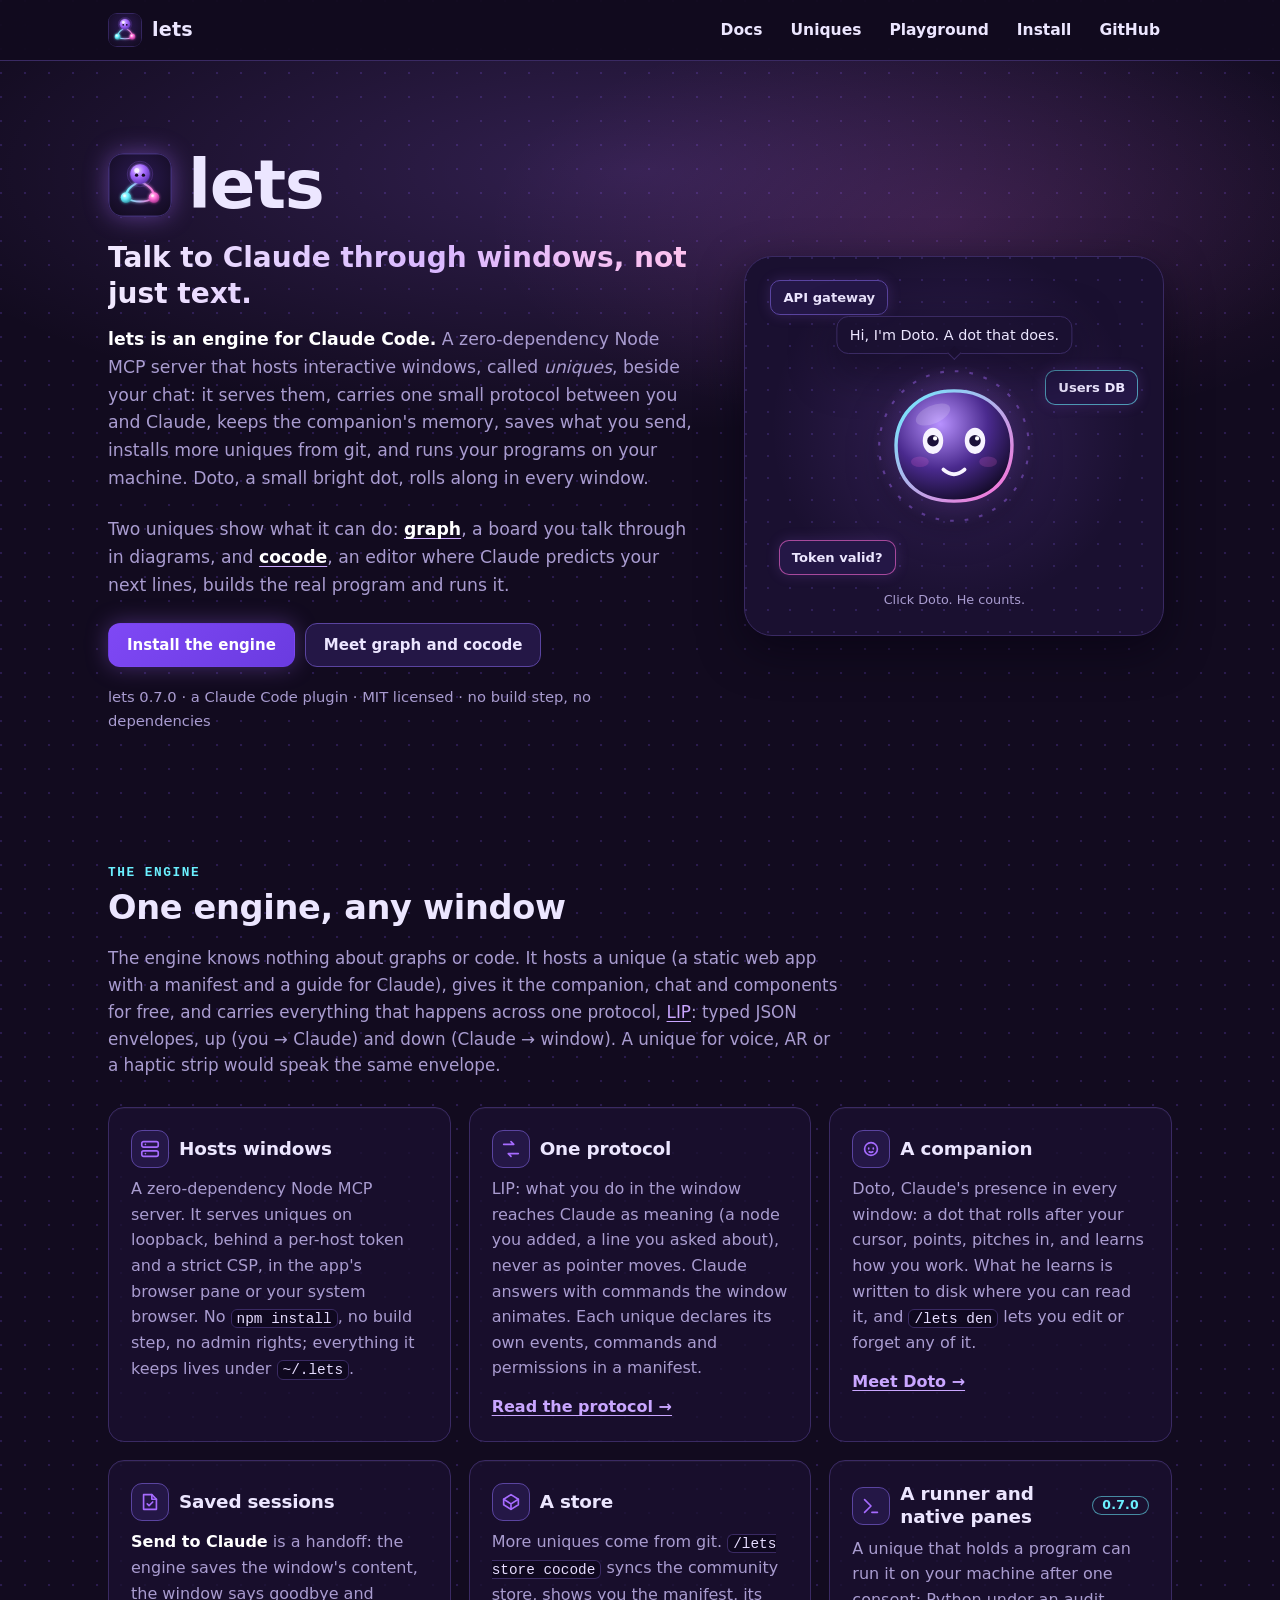
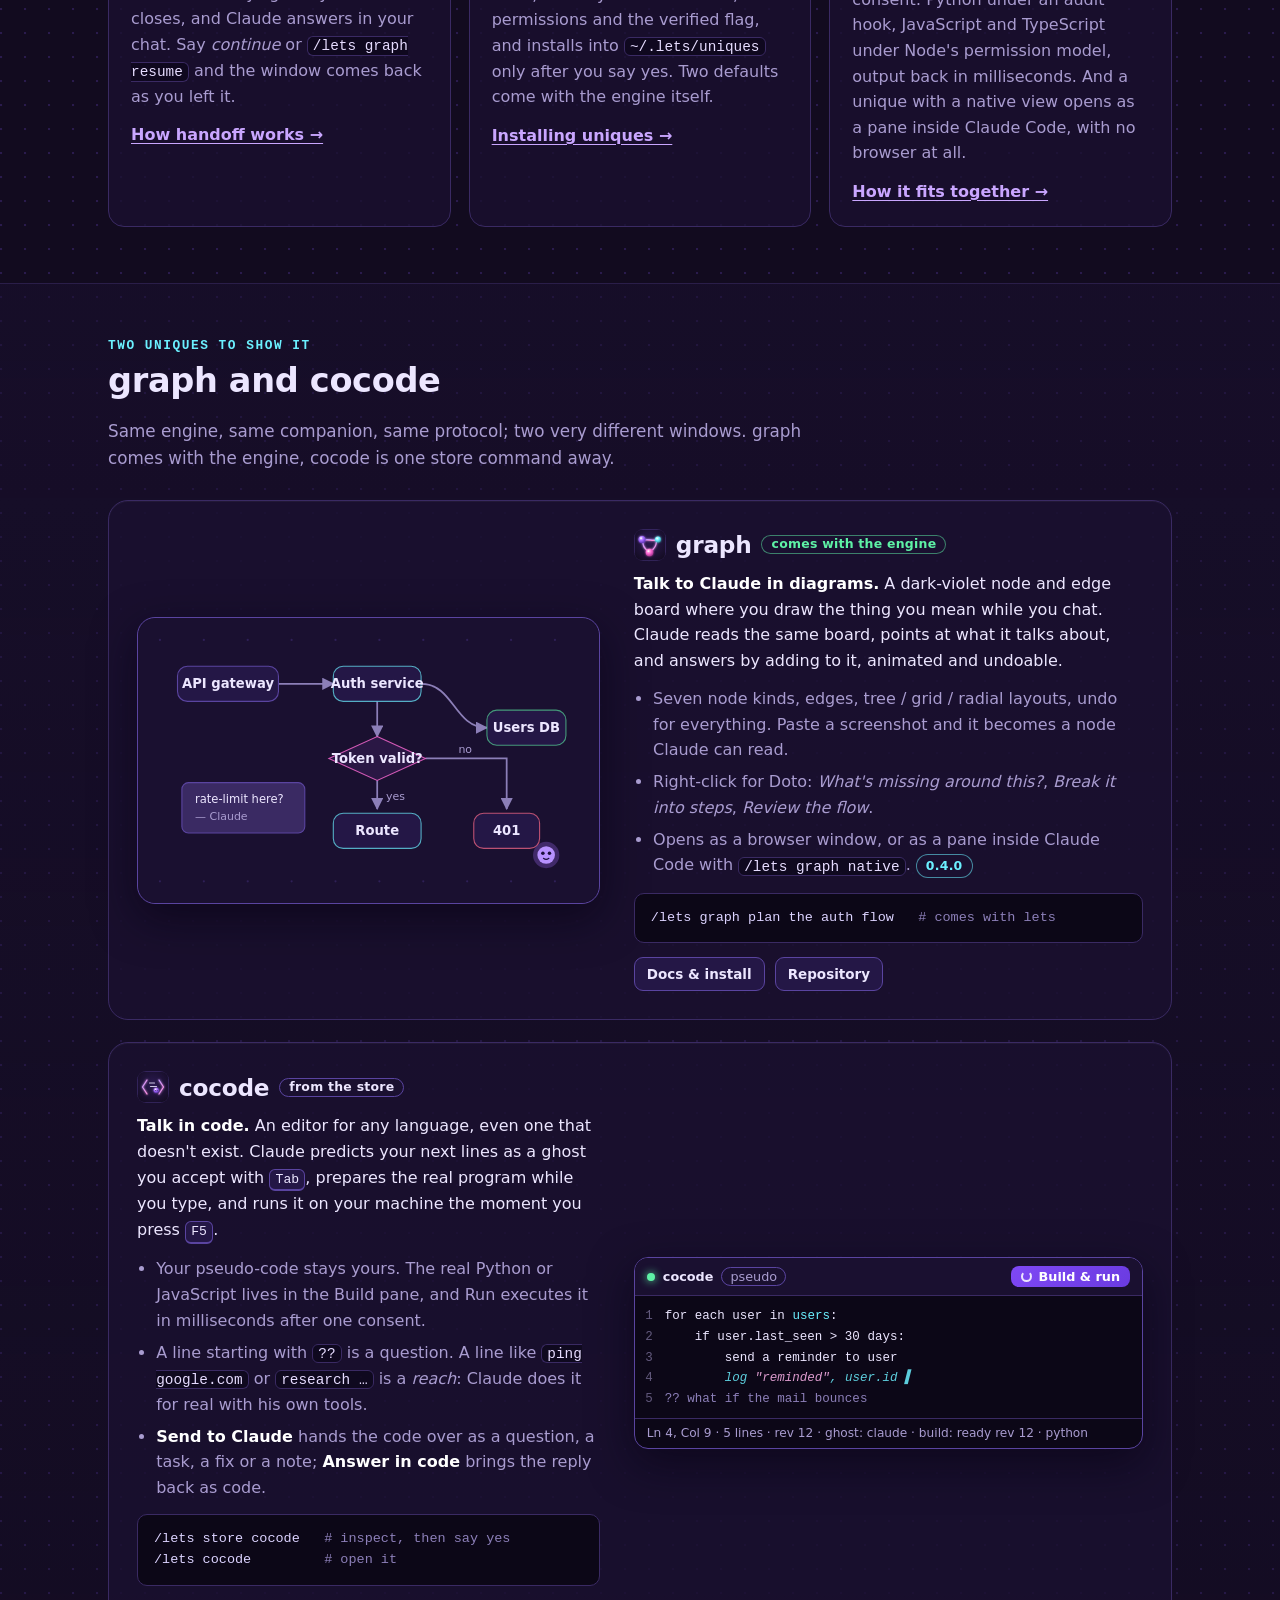
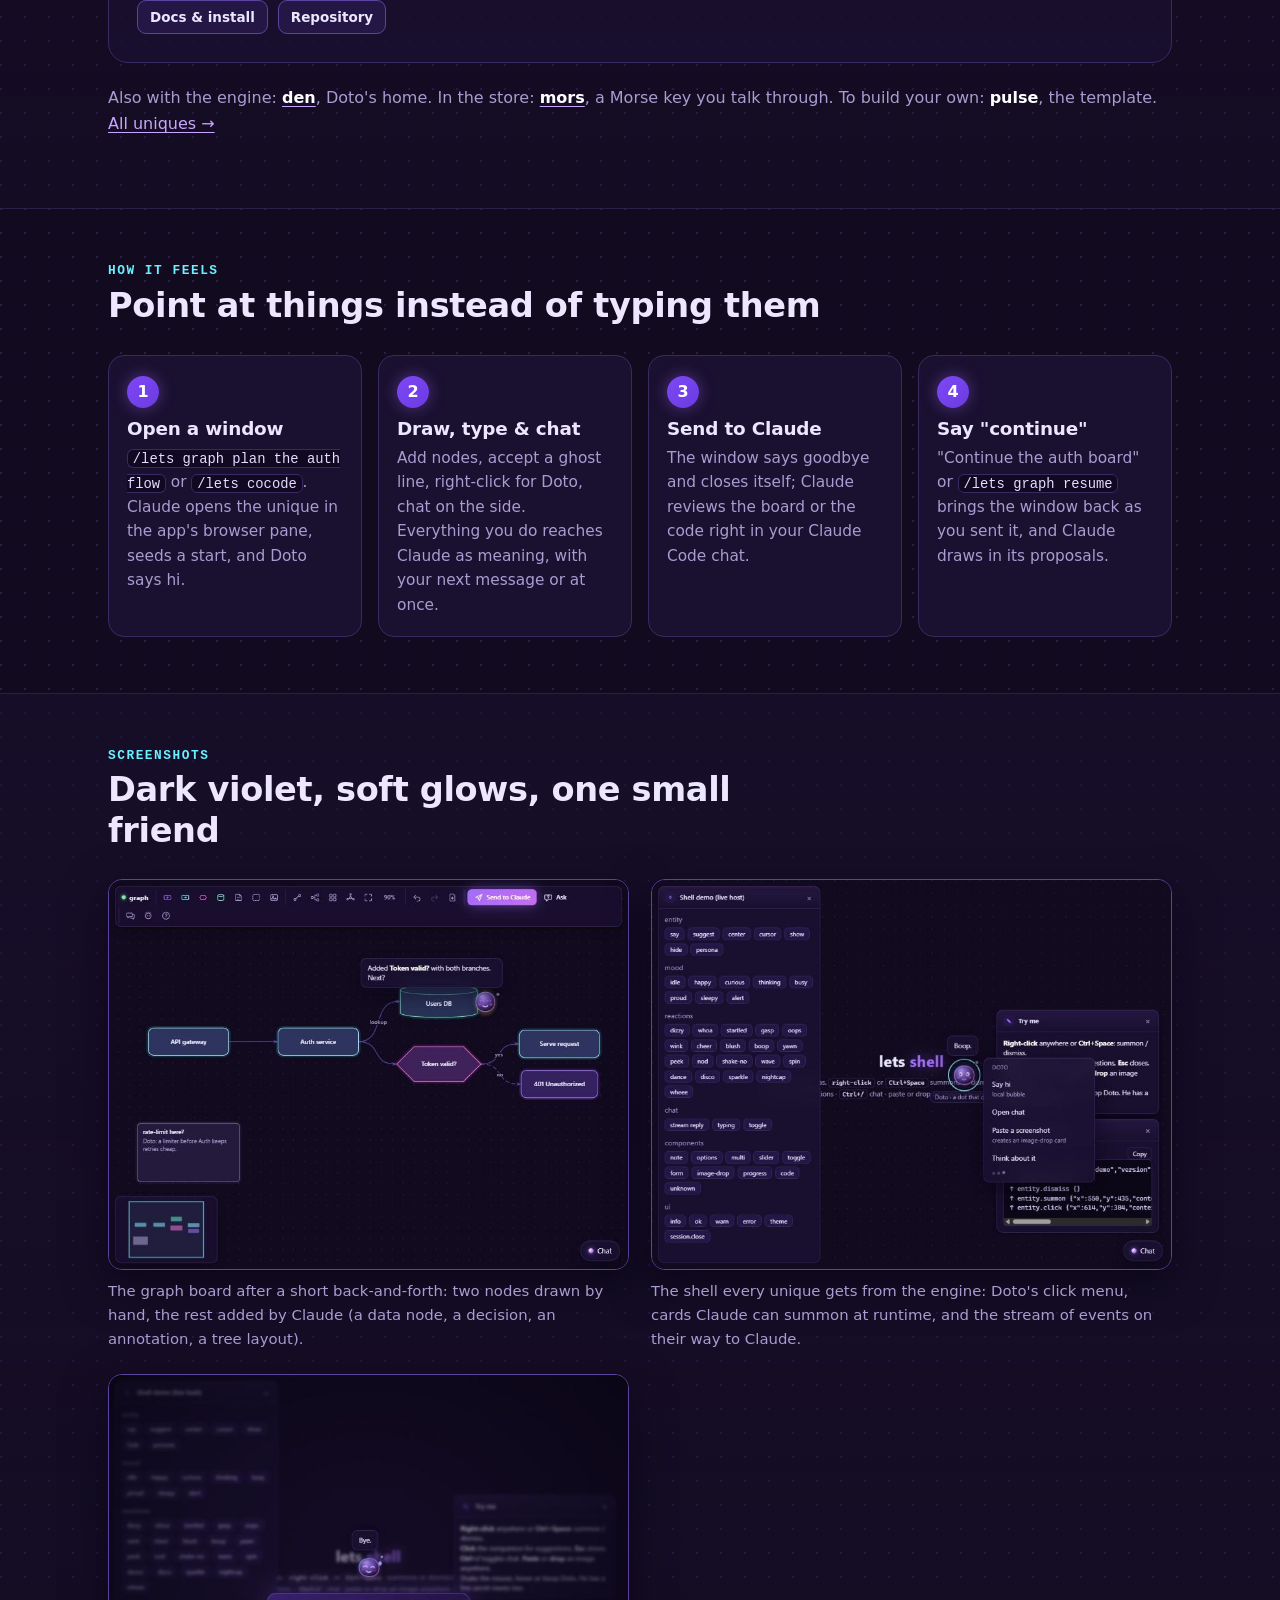
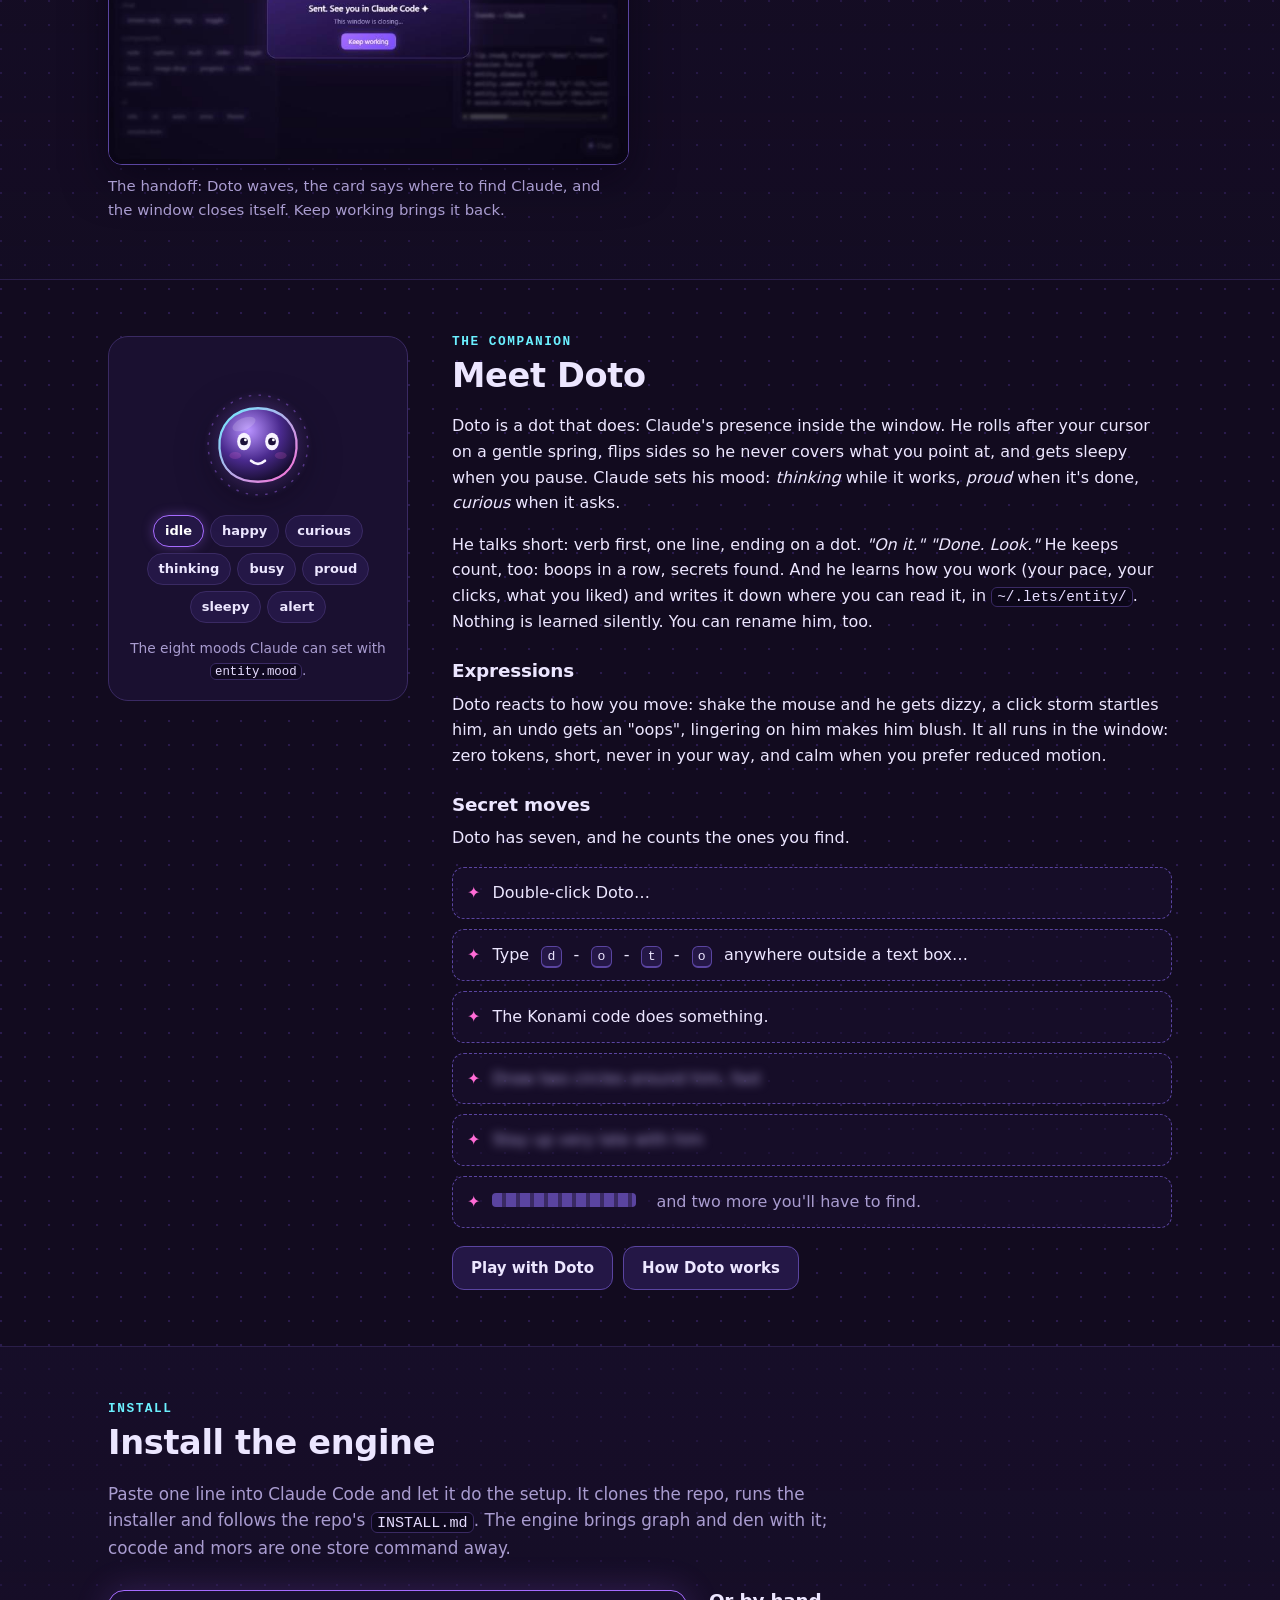
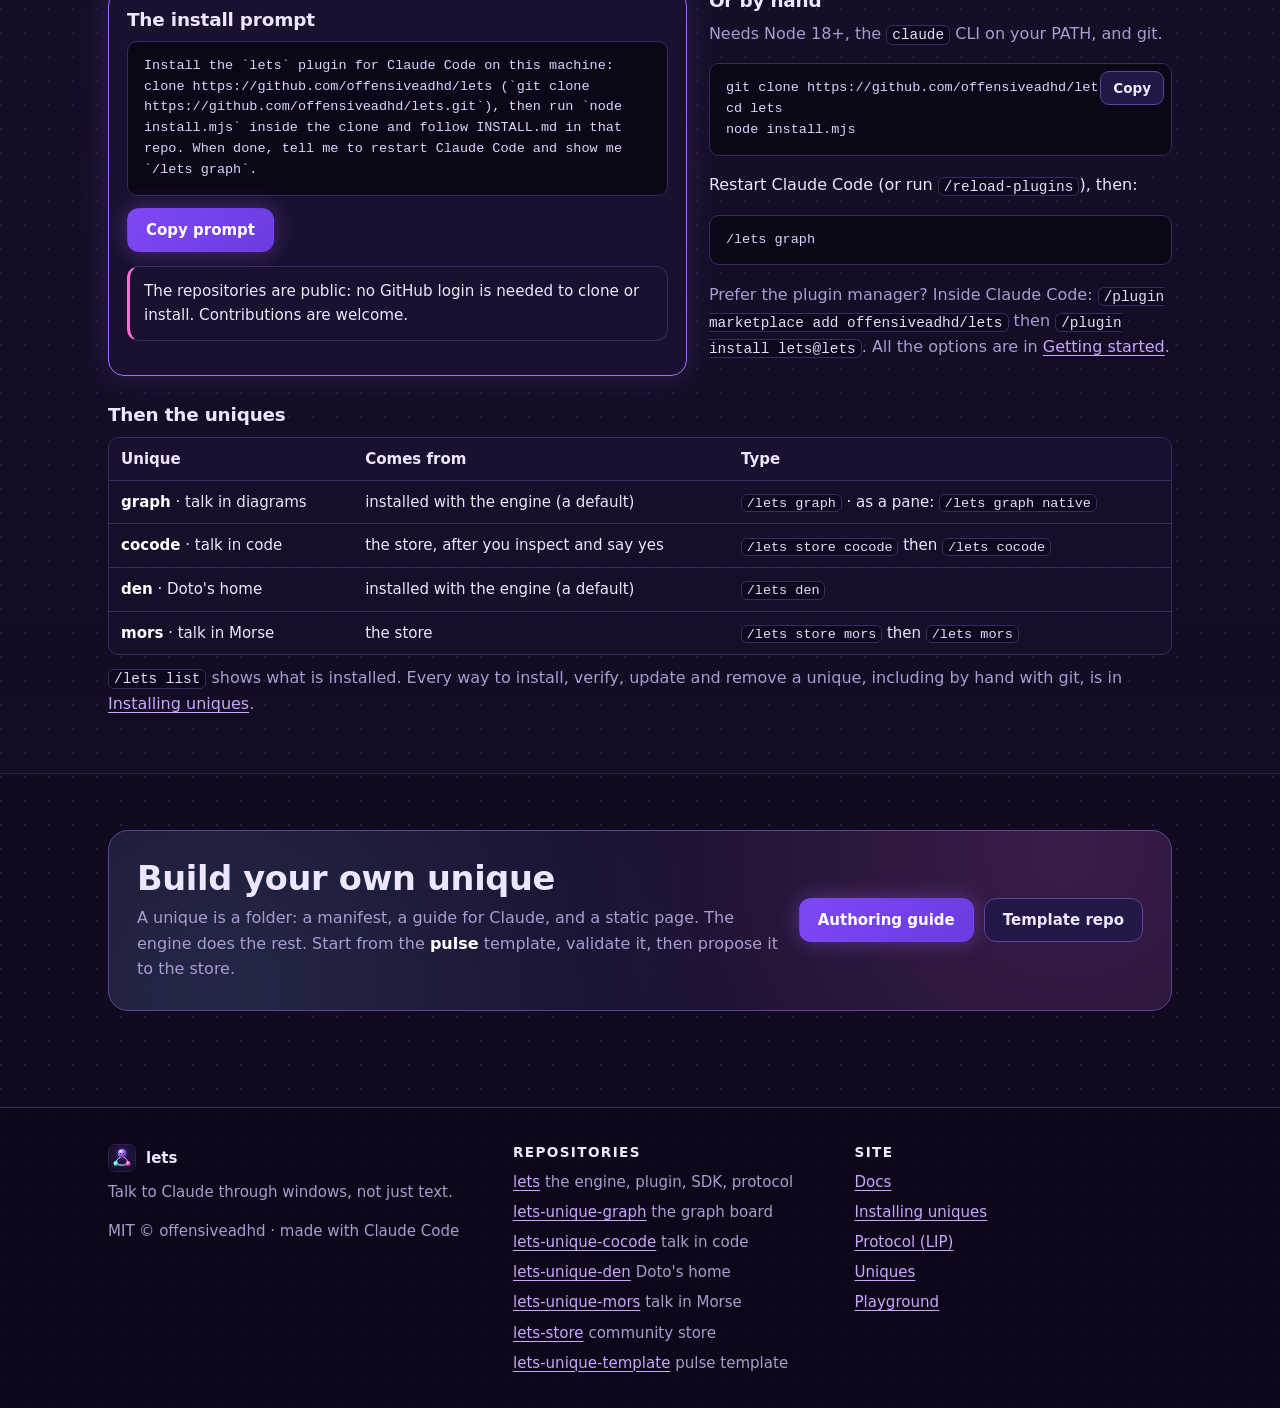
<file: index.html>
<!doctype html>
<html lang="en">
<head>
  <meta charset="utf-8">
  <meta name="viewport" content="width=device-width, initial-scale=1">
  <title>lets</title>
  <meta name="description" content="lets is an engine for Claude Code: a zero-dependency Node MCP server that hosts interactive windows (uniques) beside your chat, with Doto, a small companion dot. Two uniques show what it can do: graph (talk in diagrams) and cocode (talk in code).">
  <meta name="theme-color" content="#120b1f">
  <link rel="icon" href="./assets/logo.svg" type="image/svg+xml">
  <link rel="stylesheet" href="./css/site.css">
  <script type="module" src="./js/site.js"></script>
</head>
<body>
<a class="skip-link" href="#main">Skip to content</a>
<header class="site-header">
  <div class="wrap">
    <a class="brand" href="./index.html"><img src="./assets/logo.svg" alt="" width="34" height="34">lets</a>
    <button class="btn btn-sm nav-toggle" type="button" aria-expanded="false" aria-controls="site-nav">Menu</button>
    <nav class="site-nav" id="site-nav" aria-label="Main">
      <ul>
        <li><a href="./docs/index.html">Docs</a></li>
        <li><a href="./uniques.html">Uniques</a></li>
        <li><a href="./playground.html">Playground</a></li>
        <li><a href="#install">Install</a></li>
        <li><a href="https://github.com/offensiveadhd/lets">GitHub</a></li>
      </ul>
    </nav>
  </div>
</header>

<main id="main">
  <!-- ============================================================ hero -->
  <section class="hero" aria-labelledby="hero-title">
    <div class="wrap">
      <div>
        <div class="hero-title">
          <img src="./assets/logo.svg" alt="" width="64" height="64">
          <h1 id="hero-title">lets</h1>
        </div>
        <p class="tagline">Talk to Claude through windows, not just text.</p>
        <p class="hero-lead"><strong>lets is an engine for Claude Code.</strong> A zero-dependency Node MCP server that hosts interactive windows, called <em>uniques</em>, beside your chat: it serves them, carries one small protocol between you and Claude, keeps the companion's memory, saves what you send, installs more uniques from git, and runs your programs on your machine. Doto, a small bright dot, rolls along in every window.</p>
        <p class="hero-lead">Two uniques show what it can do: <a href="#showcase"><strong>graph</strong></a>, a board you talk through in diagrams, and <a href="#showcase"><strong>cocode</strong></a>, an editor where Claude predicts your next lines, builds the real program and runs it.</p>
        <div class="btn-row">
          <a class="btn btn-primary" href="#install">Install the engine</a>
          <a class="btn" href="#showcase">Meet graph and cocode</a>
        </div>
        <p class="dim" style="margin-top:18px;font-size:.92rem">lets 0.7.0 · a Claude Code plugin · MIT licensed · no build step, no dependencies</p>
      </div>

      <div class="hero-stage">
        <div class="stage-card">
          <span class="stage-node n1" aria-hidden="true">API gateway</span>
          <span class="stage-node n2" aria-hidden="true">Users DB</span>
          <span class="stage-node n3" aria-hidden="true">Token valid?</span>
          <div class="doto-holder">
            <div class="doto-bubble" role="status" data-open="false"></div>
            <button class="doto" id="doto-hero" type="button" data-mood="idle" data-doze="1"
              data-greet="Hi, I'm Doto. A dot that does."
              data-lines="Three nodes on this card. I counted.|Right-click in a window. I roll right over.|Draw it. Claude reads the same board.|Type it. Claude guesses the next line.|Press Send to Claude. See you in Claude Code.|I learn how you work. Then I write it down."
              aria-label="Doto, the companion dot. Press to boop.">
              <span class="doto-bob"><span class="doto-squash">
                <svg viewBox="-32 -32 64 64" aria-hidden="true" focusable="false">
                  <defs>
                    <radialGradient id="pa1"><stop offset="0" class="g0"/><stop offset="1" class="g1"/></radialGradient>
                    <radialGradient id="pb1" cx="38%" cy="30%" r="75%"><stop offset="0" class="b0"/><stop offset=".55" class="b1"/><stop offset="1" class="b2"/></radialGradient>
                    <linearGradient id="pr1" x1="0" y1="0" x2="1" y2="1"><stop offset="0" class="r0"/><stop offset="1" class="r1"/></linearGradient>
                  </defs>
                  <circle class="doto-aura" r="31" fill="url(#pa1)"/>
                  <circle class="doto-ring" r="28.5"/>
                  <g class="doto-body">
                    <path class="doto-blob" d="M0-21C14-21 23-11 22 2 21 15 12 21 0 21S-21 15-22 2C-23-11-14-21 0-21Z" fill="url(#pb1)" stroke="url(#pr1)"/>
                    <ellipse class="doto-shine" cx="-8" cy="-12" rx="7" ry="3.4" transform="rotate(-24 -8 -12)"/>
                    <ellipse class="doto-cheek" cx="-13" cy="6" rx="3.4" ry="2"/><ellipse class="doto-cheek" cx="13" cy="6" rx="3.4" ry="2"/>
                    <g class="doto-blinker">
                      <g transform="translate(-8 -2)"><g class="doto-eye doto-eye-l"><ellipse class="doto-white" rx="3.9" ry="5"/><g class="doto-pupil"><circle r="2.2"/><circle class="doto-glint" cx=".8" cy="-.9" r=".8"/></g><path class="doto-arc" d="M-3.8 1.4Q0-3.6 3.8 1.4"/></g></g>
                      <g transform="translate(8 -2)"><g class="doto-eye doto-eye-r"><ellipse class="doto-white" rx="3.9" ry="5"/><g class="doto-pupil"><circle r="2.2"/><circle class="doto-glint" cx=".8" cy="-.9" r=".8"/></g><path class="doto-arc" d="M-3.8 1.4Q0-3.6 3.8 1.4"/></g></g>
                    </g>
                    <path class="doto-mouth doto-m-smile" d="M-4 9Q0 12.5 4 9"/><path class="doto-mouth doto-m-flat" d="M-3 10.5H3"/><ellipse class="doto-mouth doto-m-o" cx="0" cy="10.5" rx="2" ry="2.4"/>
                    <text class="doto-z" x="13" y="-15">z</text>
                  </g>
                  <g class="doto-orbit"><circle cx="0" cy="-28.5" r="2.6"/></g>
                </svg>
              </span></span>
              <svg class="doto-heart" viewBox="0 0 24 24" aria-hidden="true" focusable="false"><path fill="currentColor" d="M12 21s-7.5-4.6-9.6-9.2C1 8.6 3 5 6.6 5c2.1 0 3.6 1.2 4.4 2.6h2C13.8 6.2 15.3 5 17.4 5 21 5 23 8.6 21.6 11.8 19.5 16.4 12 21 12 21z"/></svg>
            </button>
          </div>
          <p class="stage-hint">Click Doto. He counts.</p>
        </div>
      </div>
    </div>
  </section>

  <!-- ============================================================ (a) the engine -->
  <section class="section" id="engine" aria-labelledby="engine-title">
    <div class="wrap">
      <div class="section-head">
        <span class="eyebrow">The engine</span>
        <h2 id="engine-title">One engine, any window</h2>
        <p>The engine knows nothing about graphs or code. It hosts a unique (a static web app with a manifest and a guide for Claude), gives it the companion, chat and components for free, and carries everything that happens across one protocol, <a href="./docs/protocol.html">LIP</a>: typed JSON envelopes, up (you → Claude) and down (Claude → window). A unique for voice, AR or a haptic strip would speak the same envelope.</p>
      </div>
      <div class="cards">
        <article class="card">
          <h3><span class="card-icon" aria-hidden="true"><svg viewBox="0 0 24 24" fill="none" stroke="currentColor" stroke-width="1.8" stroke-linecap="round"><rect x="3" y="4" width="18" height="6" rx="2"/><rect x="3" y="14" width="18" height="6" rx="2"/><path d="M7 7h.01M7 17h.01"/></svg></span>Hosts windows</h3>
          <p>A zero-dependency Node MCP server. It serves uniques on loopback, behind a per-host token and a strict CSP, in the app's browser pane or your system browser. No <code>npm install</code>, no build step, no admin rights; everything it keeps lives under <code>~/.lets</code>.</p>
        </article>
        <article class="card">
          <h3><span class="card-icon" aria-hidden="true"><svg viewBox="0 0 24 24" fill="none" stroke="currentColor" stroke-width="1.8" stroke-linecap="round" stroke-linejoin="round"><path d="M4 7h11l-3-3M20 17H9l3 3"/></svg></span>One protocol</h3>
          <p>LIP: what you do in the window reaches Claude as meaning (a node you added, a line you asked about), never as pointer moves. Claude answers with commands the window animates. Each unique declares its own events, commands and permissions in a manifest.</p>
          <p><a class="more" href="./docs/protocol.html">Read the protocol →</a></p>
        </article>
        <article class="card">
          <h3><span class="card-icon" aria-hidden="true"><svg viewBox="0 0 24 24" fill="none" stroke="currentColor" stroke-width="1.8" stroke-linecap="round"><circle cx="12" cy="12" r="7"/><path d="M9.5 11v1M14.5 11v1M10 15c1.2.8 2.8.8 4 0"/></svg></span>A companion</h3>
          <p>Doto, Claude's presence in every window: a dot that rolls after your cursor, points, pitches in, and learns how you work. What he learns is written to disk where you can read it, and <code>/lets den</code> lets you edit or forget any of it.</p>
          <p><a class="more" href="./docs/companion.html">Meet Doto →</a></p>
        </article>
        <article class="card">
          <h3><span class="card-icon" aria-hidden="true"><svg viewBox="0 0 24 24" fill="none" stroke="currentColor" stroke-width="1.8" stroke-linecap="round" stroke-linejoin="round"><path d="M5 4h9l5 5v11H5z"/><path d="M14 4v5h5M9 14l2 2 4-4"/></svg></span>Saved sessions</h3>
          <p><strong>Send to Claude</strong> is a handoff: the engine saves the window's content, the window says goodbye and closes, and Claude answers in your chat. Say <em>continue</em> or <code>/lets graph resume</code> and the window comes back as you left it.</p>
          <p><a class="more" href="./docs/getting-started.html#handoff">How handoff works →</a></p>
        </article>
        <article class="card">
          <h3><span class="card-icon" aria-hidden="true"><svg viewBox="0 0 24 24" fill="none" stroke="currentColor" stroke-width="1.8" stroke-linecap="round" stroke-linejoin="round"><path d="M4 9l8-5 8 5v6l-8 5-8-5z"/><path d="M4 9l8 5 8-5M12 14v6"/></svg></span>A store</h3>
          <p>More uniques come from git. <code>/lets store cocode</code> syncs the community store, shows you the manifest, its permissions and the verified flag, and installs into <code>~/.lets/uniques</code> only after you say yes. Two defaults come with the engine itself.</p>
          <p><a class="more" href="./docs/getting-started.html#uniques">Installing uniques →</a></p>
        </article>
        <article class="card">
          <h3><span class="card-icon" aria-hidden="true"><svg viewBox="0 0 24 24" fill="none" stroke="currentColor" stroke-width="1.8" stroke-linecap="round" stroke-linejoin="round"><path d="M5 5l7 7-7 7M13 19h6"/></svg></span>A runner and native panes <span class="badge badge-new">0.7.0</span></h3>
          <p>A unique that holds a program can run it on your machine after one consent: Python under an audit hook, JavaScript and TypeScript under Node's permission model, output back in milliseconds. And a unique with a native view opens as a pane inside Claude Code, with no browser at all.</p>
          <p><a class="more" href="./docs/architecture.html">How it fits together →</a></p>
        </article>
      </div>
    </div>
  </section>

  <!-- ============================================================ (b) showcase: graph + cocode -->
  <section class="section section-alt" id="showcase" aria-labelledby="showcase-title">
    <div class="wrap">
      <div class="section-head">
        <span class="eyebrow">Two uniques to show it</span>
        <h2 id="showcase-title">graph and cocode</h2>
        <p>Same engine, same companion, same protocol; two very different windows. graph comes with the engine, cocode is one store command away.</p>
      </div>
      <div class="showcase">
        <article class="showcase-item" aria-labelledby="sc-graph">
          <div class="showcase-visual">
            <svg class="mini-board" viewBox="0 0 420 260" role="img" aria-label="A small graph board: an API gateway node connects to an Auth service node, which leads to a Users DB node and a Token valid? decision with a yes and a no branch; a sticky note asks about rate limits.">
              <defs>
                <marker id="mb-arrow" viewBox="0 0 10 10" refX="9" refY="5" markerWidth="7" markerHeight="7" orient="auto-start-reverse"><path d="M0 0L10 5 0 10z" fill="#8c7fb8"/></marker>
              </defs>
              <rect width="420" height="260" rx="18" fill="#1a1030"/>
              <g fill="#2f2057"><circle cx="20" cy="20" r="1"/><circle cx="60" cy="20" r="1"/><circle cx="100" cy="20" r="1"/><circle cx="140" cy="20" r="1"/><circle cx="180" cy="20" r="1"/><circle cx="220" cy="20" r="1"/><circle cx="260" cy="20" r="1"/><circle cx="300" cy="20" r="1"/><circle cx="340" cy="20" r="1"/><circle cx="380" cy="20" r="1"/><circle cx="20" cy="240" r="1"/><circle cx="60" cy="240" r="1"/><circle cx="100" cy="240" r="1"/><circle cx="140" cy="240" r="1"/><circle cx="180" cy="240" r="1"/><circle cx="220" cy="240" r="1"/><circle cx="260" cy="240" r="1"/><circle cx="300" cy="240" r="1"/><circle cx="340" cy="240" r="1"/><circle cx="380" cy="240" r="1"/></g>
              <g stroke="#8c7fb8" stroke-width="1.6" fill="none" marker-end="url(#mb-arrow)">
                <path d="M128 60H178"/>
                <path d="M258 60c30 0 30 40 60 40"/>
                <path d="M218 76v32"/>
                <path d="M218 148v26"/>
                <path d="M262 128H336V174"/>
              </g>
              <g font-family="ui-sans-serif, Segoe UI, system-ui, sans-serif" font-size="12" font-weight="600">
                <rect x="36" y="44" width="92" height="32" rx="9" fill="#241746" stroke="#5a44a0"/><text x="82" y="64" text-anchor="middle" fill="#ece6ff">API gateway</text>
                <rect x="178" y="44" width="80" height="32" rx="9" fill="#241746" stroke="#6bf0ff" stroke-opacity=".7"/><text x="218" y="64" text-anchor="middle" fill="#ece6ff">Auth service</text>
                <rect x="318" y="84" width="72" height="32" rx="9" fill="#241746" stroke="#5ef2a6" stroke-opacity=".6"/><text x="354" y="104" text-anchor="middle" fill="#ece6ff">Users DB</text>
                <path d="M218 108l44 20-44 20-44-20z" fill="#2a1744" stroke="#ff6bd6" stroke-opacity=".8"/><text x="218" y="132" text-anchor="middle" fill="#ece6ff">Token valid?</text>
                <rect x="178" y="178" width="80" height="32" rx="9" fill="#241746" stroke="#6bf0ff" stroke-opacity=".7"/><text x="218" y="198" text-anchor="middle" fill="#ece6ff">Route</text>
                <rect x="306" y="178" width="60" height="32" rx="9" fill="#241746" stroke="#ff6b8b" stroke-opacity=".7"/><text x="336" y="198" text-anchor="middle" fill="#ece6ff">401</text>
                <text x="226" y="166" fill="#a99cd0" font-size="10" font-weight="500">yes</text>
                <text x="292" y="123" fill="#a99cd0" font-size="10" font-weight="500">no</text>
                <rect x="40" y="150" width="112" height="46" rx="6" fill="#3a2a63" stroke="#5a44a0"/><text x="52" y="169" fill="#ece6ff" font-size="10.5" font-weight="500">rate-limit here?</text><text x="52" y="184" fill="#a99cd0" font-size="10" font-weight="500">— Claude</text>
              </g>
              <g transform="translate(372 216)"><circle r="12" fill="#a66bff" fill-opacity=".28"/><circle r="8" fill="#b892ff"/><circle cx="-3" cy="-1.5" r="1.6" fill="#1b0f3a"/><circle cx="3" cy="-1.5" r="1.6" fill="#1b0f3a"/><path d="M-2.5 3q2.5 2 5 0" fill="none" stroke="#1b0f3a" stroke-width="1" stroke-linecap="round"/></g>
            </svg>
          </div>
          <div class="showcase-text">
            <h3 id="sc-graph"><img src="./assets/graph-icon.svg" alt="" width="32" height="32">graph <span class="badge badge-ok">comes with the engine</span></h3>
            <p class="showcase-lead"><strong>Talk to Claude in diagrams.</strong> A dark-violet node and edge board where you draw the thing you mean while you chat. Claude reads the same board, points at what it talks about, and answers by adding to it, animated and undoable.</p>
            <ul>
              <li>Seven node kinds, edges, tree / grid / radial layouts, undo for everything. Paste a screenshot and it becomes a node Claude can read.</li>
              <li>Right-click for Doto: <em>What's missing around this?</em>, <em>Break it into steps</em>, <em>Review the flow</em>.</li>
              <li>Opens as a browser window, or as a pane inside Claude Code with <code>/lets graph native</code>. <span class="badge badge-new">0.4.0</span></li>
            </ul>
            <pre><code>/lets graph plan the auth flow   <span class="c"># comes with lets</span></code></pre>
            <div class="btn-row">
              <a class="btn btn-sm" href="./docs/graph.html">Docs &amp; install</a>
              <a class="btn btn-sm" href="https://github.com/offensiveadhd/lets-unique-graph">Repository</a>
            </div>
          </div>
        </article>

        <article class="showcase-item" aria-labelledby="sc-cocode">
          <div class="showcase-visual">
            <div class="mini-editor" role="img" aria-label="A small cocode window: a pseudo-code program with three lines typed by the human, a cyan ghost line predicted by Claude, a Build and run button with a spinning wheel, and a status line reading ghost: claude, build: ready.">
              <div class="bar"><span class="dot" aria-hidden="true"></span><span>cocode</span><span class="chip-lang">pseudo</span><span class="spacer"></span><span class="run"><span class="wheel" aria-hidden="true"></span>Build &amp; run</span></div>
              <div class="lines">
                <span class="ln">1</span><span>for each user in <span class="k">users</span>:</span>
                <span class="ln">2</span><span>    if user.last_seen &gt; 30 days:</span>
                <span class="ln">3</span><span>        send a reminder to user</span>
                <span class="ln">4</span><span class="ghost">        log <span class="s">"reminded"</span>, user.id ▍</span>
                <span class="ln">5</span><span><span class="c">?? what if the mail bounces</span></span>
              </div>
              <div class="status">Ln 4, Col 9 · 5 lines · rev 12 · ghost: claude · build: ready rev 12 · python</div>
            </div>
          </div>
          <div class="showcase-text">
            <h3 id="sc-cocode"><img src="./assets/cocode-icon.svg" alt="" width="32" height="32">cocode <span class="badge">from the store</span></h3>
            <p class="showcase-lead"><strong>Talk in code.</strong> An editor for any language, even one that doesn't exist. Claude predicts your next lines as a ghost you accept with <kbd>Tab</kbd>, prepares the real program while you type, and runs it on your machine the moment you press <kbd>F5</kbd>.</p>
            <ul>
              <li>Your pseudo-code stays yours. The real Python or JavaScript lives in the Build pane, and Run executes it in milliseconds after one consent.</li>
              <li>A line starting with <code>??</code> is a question. A line like <code>ping google.com</code> or <code>research …</code> is a <em>reach</em>: Claude does it for real with his own tools.</li>
              <li><strong>Send to Claude</strong> hands the code over as a question, a task, a fix or a note; <strong>Answer in code</strong> brings the reply back as code.</li>
            </ul>
            <pre><code>/lets store cocode   <span class="c"># inspect, then say yes</span>
/lets cocode         <span class="c"># open it</span></code></pre>
            <div class="btn-row">
              <a class="btn btn-sm" href="./docs/cocode.html">Docs &amp; install</a>
              <a class="btn btn-sm" href="https://github.com/offensiveadhd/lets-unique-cocode">Repository</a>
            </div>
          </div>
        </article>
      </div>
      <p class="dim" style="margin-top:22px">Also with the engine: <a href="./docs/den.html"><strong>den</strong></a>, Doto's home. In the store: <a href="./docs/mors.html"><strong>mors</strong></a>, a Morse key you talk through. To build your own: <strong>pulse</strong>, the template. <a href="./uniques.html">All uniques →</a></p>
    </div>
  </section>

  <!-- ============================================================ (c) how it feels -->
  <section class="section" aria-labelledby="feel-title">
    <div class="wrap">
      <div class="section-head">
        <span class="eyebrow">How it feels</span>
        <h2 id="feel-title">Point at things instead of typing them</h2>
      </div>
      <ol class="steps">
        <li>
          <h3>Open a window</h3>
          <p><code>/lets graph plan the auth flow</code> or <code>/lets cocode</code>. Claude opens the unique in the app's browser pane, seeds a start, and Doto says hi.</p>
        </li>
        <li>
          <h3>Draw, type &amp; chat</h3>
          <p>Add nodes, accept a ghost line, right-click for Doto, chat on the side. Everything you do reaches Claude as meaning, with your next message or at once.</p>
        </li>
        <li>
          <h3>Send to Claude</h3>
          <p>The window says goodbye and closes itself; Claude reviews the board or the code right in your Claude Code chat.</p>
        </li>
        <li>
          <h3>Say "continue"</h3>
          <p>"Continue the auth board" or <code>/lets graph resume</code> brings the window back as you sent it, and Claude draws in its proposals.</p>
        </li>
      </ol>
    </div>
  </section>

  <!-- ============================================================ (d) screenshots -->
  <section class="section section-alt" aria-labelledby="shots-title">
    <div class="wrap">
      <div class="section-head">
        <span class="eyebrow">Screenshots</span>
        <h2 id="shots-title">Dark violet, soft glows, one small friend</h2>
      </div>
      <div class="shots">
        <figure class="shot">
          <img src="./assets/screenshot-graph.jpg" width="800" height="600" loading="lazy"
            alt="The graph board: an API gateway node connects to an Auth service node, which looks up a Users DB and leads to a 'Token valid?' decision with yes and no branches; a sticky note asks 'rate-limit here?'; Doto sits beside the nodes saying what he just added.">
          <figcaption>The graph board after a short back-and-forth: two nodes drawn by hand, the rest added by Claude (a data node, a decision, an annotation, a tree layout).</figcaption>
        </figure>
        <figure class="shot">
          <img src="./assets/screenshot-companion.jpg" width="800" height="600" loading="lazy"
            alt="The shell demo: a control panel on the left, Doto in the middle with his suggestion menu open (Say hi, Open chat, Paste a screenshot, Think about it), and on the right a help card and a live log of events on their way to Claude.">
          <figcaption>The shell every unique gets from the engine: Doto's click menu, cards Claude can summon at runtime, and the stream of events on their way to Claude.</figcaption>
        </figure>
        <figure class="shot">
          <img src="./assets/screenshot-farewell.jpg" width="800" height="600" loading="lazy"
            alt="The farewell card after Send to Claude: 'Sent. See you in Claude Code', 'This window is closing', a Keep working button, and Doto waving with a 'Bye.' bubble.">
          <figcaption>The handoff: Doto waves, the card says where to find Claude, and the window closes itself. Keep working brings it back.</figcaption>
        </figure>
      </div>
    </div>
  </section>

  <!-- ============================================================ (e) Doto -->
  <section class="section" aria-labelledby="doto-title">
    <div class="wrap doto-teaser">
      <div class="doto-panel">
        <div class="doto-holder">
          <div class="doto-bubble" role="status" data-open="false"></div>
          <button class="doto doto-sm" id="doto-moods" type="button" data-mood="idle" aria-label="Doto, showing a mood. Press to boop.">
            <span class="doto-bob"><span class="doto-squash">
              <svg viewBox="-32 -32 64 64" aria-hidden="true" focusable="false">
                <defs>
                  <radialGradient id="pa2"><stop offset="0" class="g0"/><stop offset="1" class="g1"/></radialGradient>
                  <radialGradient id="pb2" cx="38%" cy="30%" r="75%"><stop offset="0" class="b0"/><stop offset=".55" class="b1"/><stop offset="1" class="b2"/></radialGradient>
                  <linearGradient id="pr2" x1="0" y1="0" x2="1" y2="1"><stop offset="0" class="r0"/><stop offset="1" class="r1"/></linearGradient>
                </defs>
                <circle class="doto-aura" r="31" fill="url(#pa2)"/>
                <circle class="doto-ring" r="28.5"/>
                <g class="doto-body">
                  <path class="doto-blob" d="M0-21C14-21 23-11 22 2 21 15 12 21 0 21S-21 15-22 2C-23-11-14-21 0-21Z" fill="url(#pb2)" stroke="url(#pr2)"/>
                  <ellipse class="doto-shine" cx="-8" cy="-12" rx="7" ry="3.4" transform="rotate(-24 -8 -12)"/>
                  <ellipse class="doto-cheek" cx="-13" cy="6" rx="3.4" ry="2"/><ellipse class="doto-cheek" cx="13" cy="6" rx="3.4" ry="2"/>
                  <g class="doto-blinker">
                    <g transform="translate(-8 -2)"><g class="doto-eye doto-eye-l"><ellipse class="doto-white" rx="3.9" ry="5"/><g class="doto-pupil"><circle r="2.2"/><circle class="doto-glint" cx=".8" cy="-.9" r=".8"/></g><path class="doto-arc" d="M-3.8 1.4Q0-3.6 3.8 1.4"/></g></g>
                    <g transform="translate(8 -2)"><g class="doto-eye doto-eye-r"><ellipse class="doto-white" rx="3.9" ry="5"/><g class="doto-pupil"><circle r="2.2"/><circle class="doto-glint" cx=".8" cy="-.9" r=".8"/></g><path class="doto-arc" d="M-3.8 1.4Q0-3.6 3.8 1.4"/></g></g>
                  </g>
                  <path class="doto-mouth doto-m-smile" d="M-4 9Q0 12.5 4 9"/><path class="doto-mouth doto-m-flat" d="M-3 10.5H3"/><ellipse class="doto-mouth doto-m-o" cx="0" cy="10.5" rx="2" ry="2.4"/>
                  <text class="doto-z" x="13" y="-15">z</text>
                </g>
                <g class="doto-orbit"><circle cx="0" cy="-28.5" r="2.6"/></g>
              </svg>
            </span></span>
            <svg class="doto-heart" viewBox="0 0 24 24" aria-hidden="true" focusable="false"><path fill="currentColor" d="M12 21s-7.5-4.6-9.6-9.2C1 8.6 3 5 6.6 5c2.1 0 3.6 1.2 4.4 2.6h2C13.8 6.2 15.3 5 17.4 5 21 5 23 8.6 21.6 11.8 19.5 16.4 12 21 12 21z"/></svg>
          </button>
        </div>
        <div class="mood-chips" role="group" aria-label="Doto's moods" data-doto-controls="doto-moods">
          <button class="chip" type="button" data-mood="idle" aria-pressed="true">idle</button>
          <button class="chip" type="button" data-mood="happy" aria-pressed="false">happy</button>
          <button class="chip" type="button" data-mood="curious" aria-pressed="false">curious</button>
          <button class="chip" type="button" data-mood="thinking" aria-pressed="false">thinking</button>
          <button class="chip" type="button" data-mood="busy" aria-pressed="false">busy</button>
          <button class="chip" type="button" data-mood="proud" aria-pressed="false">proud</button>
          <button class="chip" type="button" data-mood="sleepy" aria-pressed="false">sleepy</button>
          <button class="chip" type="button" data-mood="alert" aria-pressed="false">alert</button>
        </div>
        <p class="dim" style="margin:0;font-size:.86rem;text-align:center">The eight moods Claude can set with <code>entity.mood</code>.</p>
      </div>

      <div>
        <span class="eyebrow">The companion</span>
        <h2 id="doto-title">Meet Doto</h2>
        <p>Doto is a dot that does: Claude's presence inside the window. He rolls after your cursor on a gentle spring, flips sides so he never covers what you point at, and gets sleepy when you pause. Claude sets his mood: <em>thinking</em> while it works, <em>proud</em> when it's done, <em>curious</em> when it asks.</p>
        <p>He talks short: verb first, one line, ending on a dot. <em>"On it." "Done. Look."</em> He keeps count, too: boops in a row, secrets found. And he learns how you work (your pace, your clicks, what you liked) and writes it down where you can read it, in <code>~/.lets/entity/</code>. Nothing is learned silently. You can rename him, too.</p>

        <h3 style="margin-top:1.4em">Expressions</h3>
        <p>Doto reacts to how you move: shake the mouse and he gets dizzy, a click storm startles him, an undo gets an "oops", lingering on him makes him blush. It all runs in the window: zero tokens, short, never in your way, and calm when you prefer reduced motion.</p>

        <h3 style="margin-top:1.4em">Secret moves</h3>
        <p>Doto has seven, and he counts the ones you find.</p>
        <ul class="secrets">
          <li>Double-click Doto…</li>
          <li>Type <kbd>d</kbd>-<kbd>o</kbd>-<kbd>t</kbd>-<kbd>o</kbd> anywhere outside a text box…</li>
          <li>The Konami code does something.</li>
          <li><span class="sr-only">Redacted secret.</span><span class="redacted" aria-hidden="true">Draw two circles around him, fast</span></li>
          <li><span class="sr-only">Redacted secret.</span><span class="redacted" aria-hidden="true">Stay up very late with him</span></li>
          <li><span class="sr-only">Two redacted secrets.</span><span class="redacted-bar" aria-hidden="true"></span><span class="dim" style="margin-left:.5em">and two more you'll have to find.</span></li>
        </ul>
        <div class="btn-row">
          <a class="btn" href="./playground.html">Play with Doto</a>
          <a class="btn" href="./docs/companion.html">How Doto works</a>
        </div>
      </div>
    </div>
  </section>

  <!-- ============================================================ (f) install -->
  <section class="section section-alt" id="install" aria-labelledby="install-title">
    <div class="wrap">
      <div class="section-head">
        <span class="eyebrow">Install</span>
        <h2 id="install-title">Install the engine</h2>
        <p>Paste one line into Claude Code and let it do the setup. It clones the repo, runs the installer and follows the repo's <code>INSTALL.md</code>. The engine brings graph and den with it; cocode and mors are one store command away.</p>
      </div>
      <div class="install">
        <div class="copy-box">
          <h3>The install prompt</h3>
          <pre class="wrap-text" id="install-prompt">Install the `lets` plugin for Claude Code on this machine: clone https://github.com/offensiveadhd/lets (`git clone https://github.com/offensiveadhd/lets.git`), then run `node install.mjs` inside the clone and follow INSTALL.md in that repo. When done, tell me to restart Claude Code and show me `/lets graph`.</pre>
          <div>
            <button class="btn btn-primary" type="button" data-copy="install-prompt">Copy prompt</button>
            <span class="copy-status" role="status" aria-live="polite"></span>
          </div>
          <p class="note note-new" style="margin:14px 0 0">The repositories are public: no GitHub login is needed to clone or install. Contributions are welcome.</p>
        </div>

        <div>
          <h3>Or by hand</h3>
          <p class="dim">Needs Node 18+, the <code>claude</code> CLI on your PATH, and git.</p>
          <div class="pre-wrap">
            <pre id="manual-cmds"><code>git clone https://github.com/offensiveadhd/lets.git
cd lets
node install.mjs</code></pre>
            <button class="btn btn-sm btn-copy" type="button" data-copy="manual-cmds">Copy</button>
          </div>
          <p>Restart Claude Code (or run <code>/reload-plugins</code>), then:</p>
          <pre><code>/lets graph</code></pre>
          <p class="dim">Prefer the plugin manager? Inside Claude Code: <code>/plugin marketplace add offensiveadhd/lets</code> then <code>/plugin install lets@lets</code>. All the options are in <a href="./docs/getting-started.html">Getting started</a>.</p>
        </div>
      </div>

      <div class="install-uniques">
        <h3>Then the uniques</h3>
        <div class="table-wrap">
          <table>
            <thead><tr><th scope="col">Unique</th><th scope="col">Comes from</th><th scope="col">Type</th></tr></thead>
            <tbody>
              <tr><td><strong>graph</strong> · talk in diagrams</td><td>installed with the engine (a default)</td><td><code>/lets graph</code> · as a pane: <code>/lets graph native</code></td></tr>
              <tr><td><strong>cocode</strong> · talk in code</td><td>the store, after you inspect and say yes</td><td><code>/lets store cocode</code> then <code>/lets cocode</code></td></tr>
              <tr><td><strong>den</strong> · Doto's home</td><td>installed with the engine (a default)</td><td><code>/lets den</code></td></tr>
              <tr><td><strong>mors</strong> · talk in Morse</td><td>the store</td><td><code>/lets store mors</code> then <code>/lets mors</code></td></tr>
            </tbody>
          </table>
        </div>
        <p class="dim"><code>/lets list</code> shows what is installed. Every way to install, verify, update and remove a unique, including by hand with git, is in <a href="./docs/getting-started.html#uniques">Installing uniques</a>.</p>
      </div>
    </div>
  </section>

  <!-- ============================================================ (g) build your own -->
  <section class="section" aria-labelledby="build-title">
    <div class="wrap">
      <div class="cta-band">
        <div>
          <h2 id="build-title">Build your own unique</h2>
          <p>A unique is a folder: a manifest, a guide for Claude, and a static page. The engine does the rest. Start from the <strong>pulse</strong> template, validate it, then propose it to the store.</p>
        </div>
        <div class="btn-row">
          <a class="btn btn-primary" href="./docs/uniques.html">Authoring guide</a>
          <a class="btn" href="https://github.com/offensiveadhd/lets-unique-template">Template repo</a>
        </div>
      </div>
    </div>
  </section>
</main>

<footer class="site-footer">
  <div class="wrap">
    <div>
      <div class="footer-brand"><img src="./assets/logo.svg" alt="" width="28" height="28">lets</div>
      <p>Talk to Claude through windows, not just text.</p>
      <p>MIT © offensiveadhd · made with Claude Code</p>
    </div>
    <div>
      <h2>Repositories</h2>
      <ul>
        <li><a href="https://github.com/offensiveadhd/lets">lets</a> <span class="dim">the engine, plugin, SDK, protocol</span></li>
        <li><a href="https://github.com/offensiveadhd/lets-unique-graph">lets-unique-graph</a> <span class="dim">the graph board</span></li>
        <li><a href="https://github.com/offensiveadhd/lets-unique-cocode">lets-unique-cocode</a> <span class="dim">talk in code</span></li>
        <li><a href="https://github.com/offensiveadhd/lets-unique-den">lets-unique-den</a> <span class="dim">Doto's home</span></li>
        <li><a href="https://github.com/offensiveadhd/lets-unique-mors">lets-unique-mors</a> <span class="dim">talk in Morse</span></li>
        <li><a href="https://github.com/offensiveadhd/lets-store">lets-store</a> <span class="dim">community store</span></li>
        <li><a href="https://github.com/offensiveadhd/lets-unique-template">lets-unique-template</a> <span class="dim">pulse template</span></li>
      </ul>
    </div>
    <div>
      <h2>Site</h2>
      <ul>
        <li><a href="./docs/index.html">Docs</a></li>
        <li><a href="./docs/getting-started.html#uniques">Installing uniques</a></li>
        <li><a href="./docs/protocol.html">Protocol (LIP)</a></li>
        <li><a href="./uniques.html">Uniques</a></li>
        <li><a href="./playground.html">Playground</a></li>
      </ul>
    </div>
  </div>
</footer>
</body>
</html>
</file>
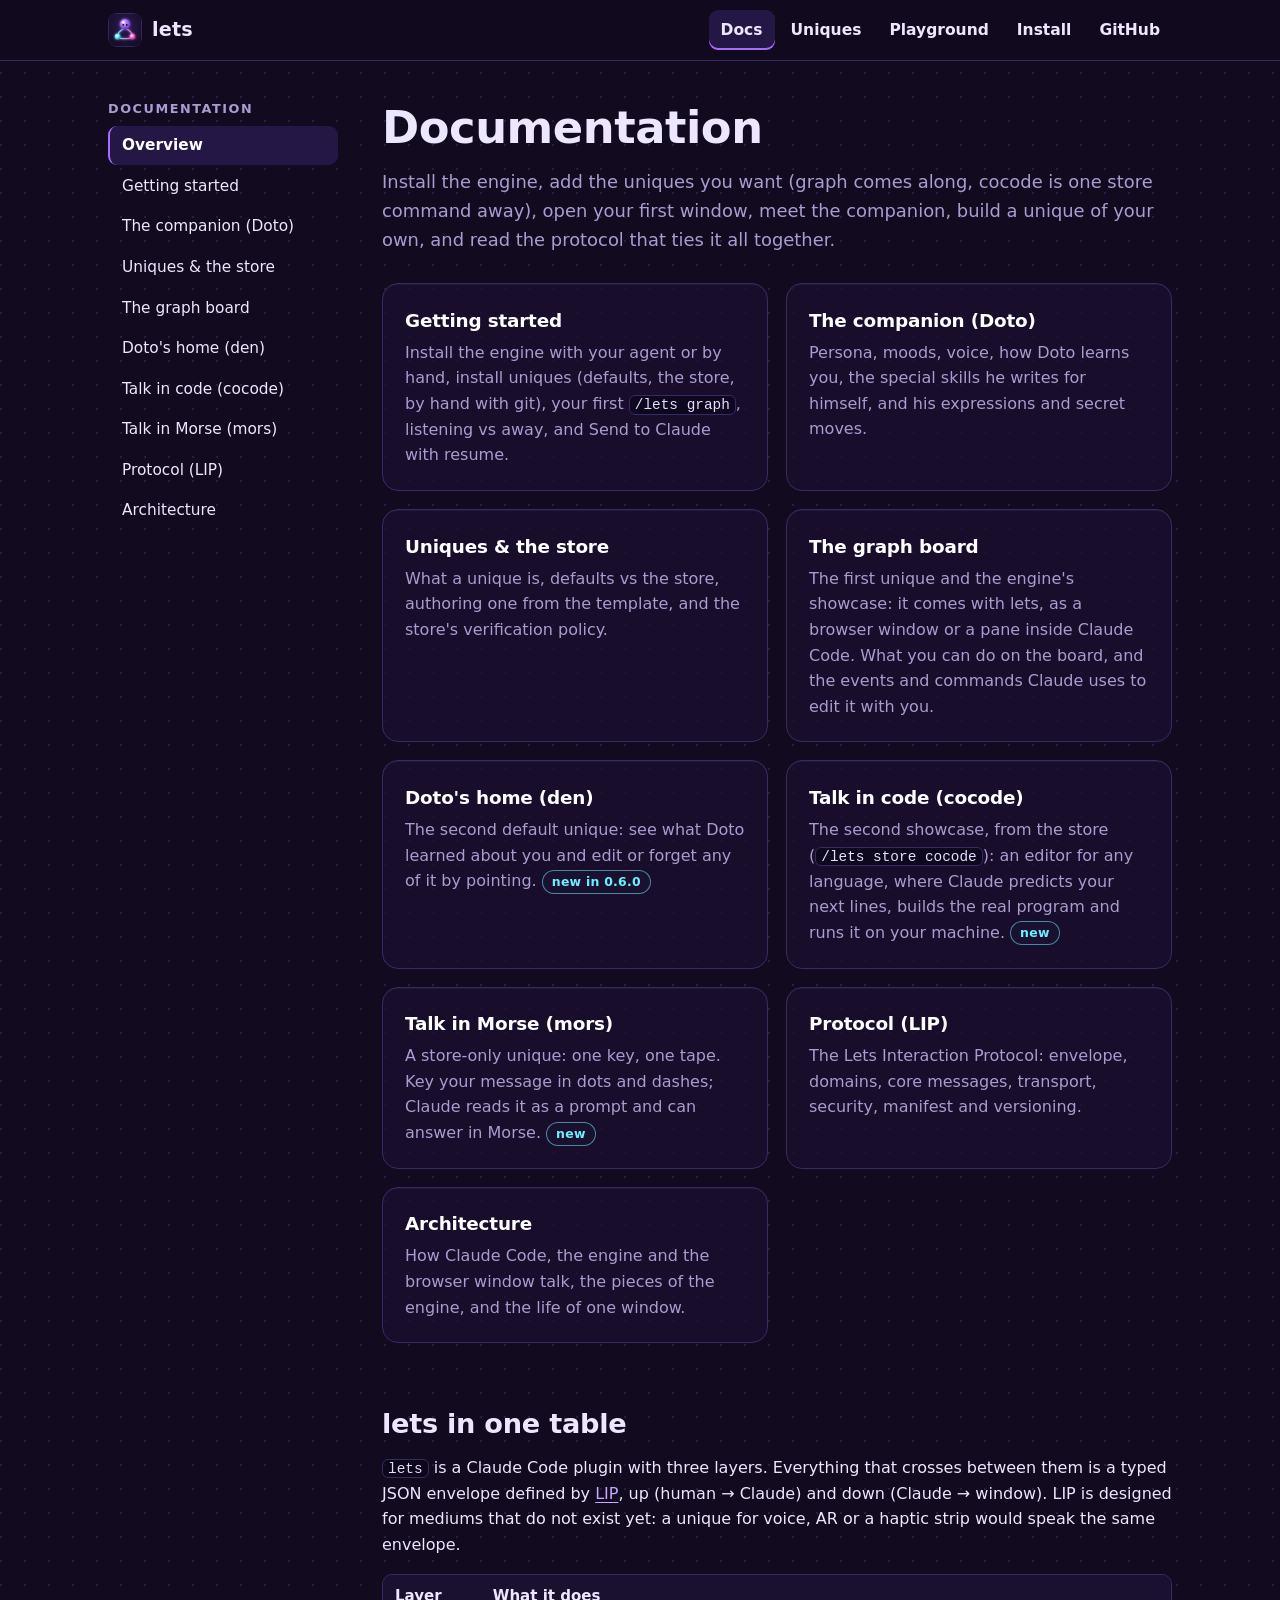
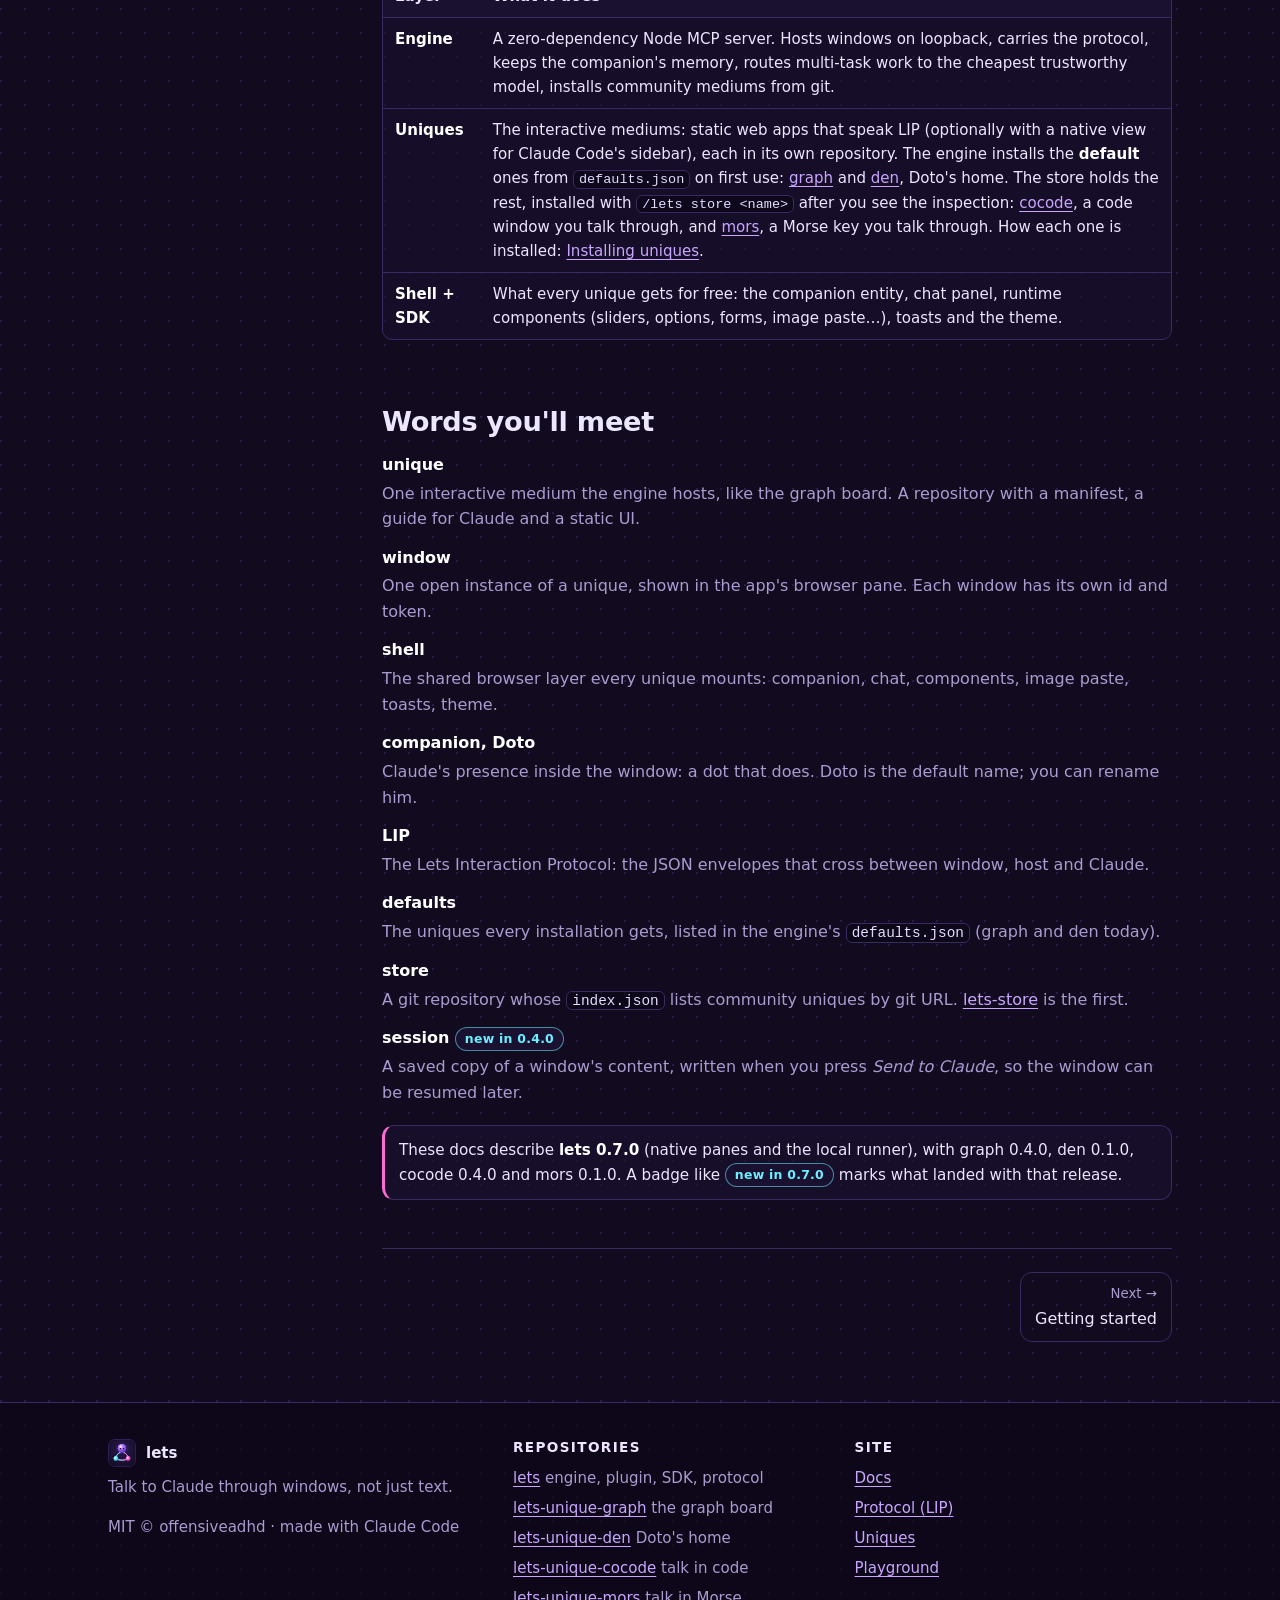
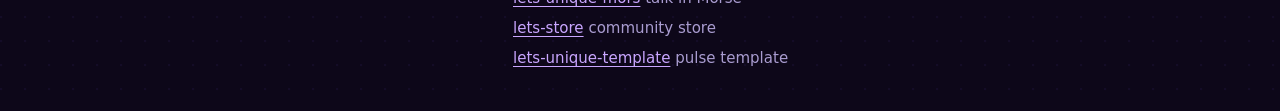
<file: docs/index.html>
<!doctype html>
<html lang="en">
<head>
  <meta charset="utf-8">
  <meta name="viewport" content="width=device-width, initial-scale=1">
  <title>Docs · lets</title>
  <meta name="description" content="Documentation for lets: install, the companion Doto, uniques, the graph board, den (Doto's home), cocode (talk in code), mors (talk in Morse), the LIP protocol and the architecture.">
  <meta name="theme-color" content="#120b1f">
  <link rel="icon" href="../assets/logo.svg" type="image/svg+xml">
  <link rel="stylesheet" href="../css/site.css">
  <script type="module" src="../js/site.js"></script>
</head>
<body>
<a class="skip-link" href="#main">Skip to content</a>
<header class="site-header">
  <div class="wrap">
    <a class="brand" href="../index.html"><img src="../assets/logo.svg" alt="" width="34" height="34">lets</a>
    <button class="btn btn-sm nav-toggle" type="button" aria-expanded="false" aria-controls="site-nav">Menu</button>
    <nav class="site-nav" id="site-nav" aria-label="Main">
      <ul>
        <li><a href="../docs/index.html" aria-current="page">Docs</a></li>
        <li><a href="../uniques.html">Uniques</a></li>
        <li><a href="../playground.html">Playground</a></li>
        <li><a href="../index.html#install">Install</a></li>
        <li><a href="https://github.com/offensiveadhd/lets">GitHub</a></li>
      </ul>
    </nav>
  </div>
</header>

<div class="wrap docs-layout">
  <aside class="docs-side" aria-label="Documentation">
    <button class="btn btn-sm docs-nav-toggle" type="button" aria-expanded="false" aria-controls="docs-nav">Docs pages <span aria-hidden="true">▾</span></button>
    <h2>Documentation</h2>
    <nav class="docs-nav" id="docs-nav" aria-label="Docs pages">
      <ul>
        <li><a href="./index.html" aria-current="page">Overview</a></li>
        <li><a href="./getting-started.html">Getting started</a></li>
        <li><a href="./companion.html">The companion (Doto)</a></li>
        <li><a href="./uniques.html">Uniques &amp; the store</a></li>
        <li><a href="./graph.html">The graph board</a></li>
        <li><a href="./den.html">Doto's home (den)</a></li>
        <li><a href="./cocode.html">Talk in code (cocode)</a></li>
        <li><a href="./mors.html">Talk in Morse (mors)</a></li>
        <li><a href="./protocol.html">Protocol (LIP)</a></li>
        <li><a href="./architecture.html">Architecture</a></li>
      </ul>
    </nav>
  </aside>
  <main id="main" class="doc">
<h1>Documentation</h1>
<p class="lead">Install the engine, add the uniques you want (graph comes along, cocode is one store command away), open your first window, meet the companion, build a unique of your own, and read the protocol that ties it all together.</p>

<div class="cards hub-cards">
  <article class="card">
    <h2><a class="stretch" href="./getting-started.html">Getting started</a></h2>
    <p>Install the engine with your agent or by hand, install uniques (defaults, the store, by hand with git), your first <code>/lets graph</code>, listening vs away, and Send to Claude with resume.</p>
  </article>
  <article class="card">
    <h2><a class="stretch" href="./companion.html">The companion (Doto)</a></h2>
    <p>Persona, moods, voice, how Doto learns you, the special skills he writes for himself, and his expressions and secret moves.</p>
  </article>
  <article class="card">
    <h2><a class="stretch" href="./uniques.html">Uniques &amp; the store</a></h2>
    <p>What a unique is, defaults vs the store, authoring one from the template, and the store's verification policy.</p>
  </article>
  <article class="card">
    <h2><a class="stretch" href="./graph.html">The graph board</a></h2>
    <p>The first unique and the engine's showcase: it comes with lets, as a browser window or a pane inside Claude Code. What you can do on the board, and the events and commands Claude uses to edit it with you.</p>
  </article>
  <article class="card">
    <h2><a class="stretch" href="./den.html">Doto's home (den)</a></h2>
    <p>The second default unique: see what Doto learned about you and edit or forget any of it by pointing. <span class="badge badge-new">new in 0.6.0</span></p>
  </article>
  <article class="card">
    <h2><a class="stretch" href="./cocode.html">Talk in code (cocode)</a></h2>
    <p>The second showcase, from the store (<code>/lets store cocode</code>): an editor for any language, where Claude predicts your next lines, builds the real program and runs it on your machine. <span class="badge badge-new">new</span></p>
  </article>
  <article class="card">
    <h2><a class="stretch" href="./mors.html">Talk in Morse (mors)</a></h2>
    <p>A store-only unique: one key, one tape. Key your message in dots and dashes; Claude reads it as a prompt and can answer in Morse. <span class="badge badge-new">new</span></p>
  </article>
  <article class="card">
    <h2><a class="stretch" href="./protocol.html">Protocol (LIP)</a></h2>
    <p>The Lets Interaction Protocol: envelope, domains, core messages, transport, security, manifest and versioning.</p>
  </article>
  <article class="card">
    <h2><a class="stretch" href="./architecture.html">Architecture</a></h2>
    <p>How Claude Code, the engine and the browser window talk, the pieces of the engine, and the life of one window.</p>
  </article>
</div>

<h2 id="in-short">lets in one table</h2>
<p><code>lets</code> is a Claude Code plugin with three layers. Everything that crosses between them is a typed JSON envelope defined by <a href="./protocol.html">LIP</a>, up (human → Claude) and down (Claude → window). LIP is designed for mediums that do not exist yet: a unique for voice, AR or a haptic strip would speak the same envelope.</p>
<div class="table-wrap">
  <table>
    <thead><tr><th scope="col">Layer</th><th scope="col">What it does</th></tr></thead>
    <tbody>
      <tr><td><strong>Engine</strong></td><td>A zero-dependency Node MCP server. Hosts windows on loopback, carries the protocol, keeps the companion's memory, routes multi-task work to the cheapest trustworthy model, installs community mediums from git.</td></tr>
      <tr><td><strong>Uniques</strong></td><td>The interactive mediums: static web apps that speak LIP (optionally with a native view for Claude Code's sidebar), each in its own repository. The engine installs the <strong>default</strong> ones from <code>defaults.json</code> on first use: <a href="./graph.html">graph</a> and <a href="./den.html">den</a>, Doto's home. The store holds the rest, installed with <code>/lets store &lt;name&gt;</code> after you see the inspection: <a href="./cocode.html">cocode</a>, a code window you talk through, and <a href="./mors.html">mors</a>, a Morse key you talk through. How each one is installed: <a href="./getting-started.html#uniques">Installing uniques</a>.</td></tr>
      <tr><td><strong>Shell + SDK</strong></td><td>What every unique gets for free: the companion entity, chat panel, runtime components (sliders, options, forms, image paste…), toasts and the theme.</td></tr>
    </tbody>
  </table>
</div>

<h2 id="words">Words you'll meet</h2>
<dl>
  <dt>unique</dt><dd>One interactive medium the engine hosts, like the graph board. A repository with a manifest, a guide for Claude and a static UI.</dd>
  <dt>window</dt><dd>One open instance of a unique, shown in the app's browser pane. Each window has its own id and token.</dd>
  <dt>shell</dt><dd>The shared browser layer every unique mounts: companion, chat, components, image paste, toasts, theme.</dd>
  <dt>companion, Doto</dt><dd>Claude's presence inside the window: a dot that does. Doto is the default name; you can rename him.</dd>
  <dt>LIP</dt><dd>The Lets Interaction Protocol: the JSON envelopes that cross between window, host and Claude.</dd>
  <dt>defaults</dt><dd>The uniques every installation gets, listed in the engine's <code>defaults.json</code> (graph and den today).</dd>
  <dt>store</dt><dd>A git repository whose <code>index.json</code> lists community uniques by git URL. <a href="https://github.com/offensiveadhd/lets-store">lets-store</a> is the first.</dd>
  <dt>session <span class="badge badge-new">new in 0.4.0</span></dt><dd>A saved copy of a window's content, written when you press <em>Send to Claude</em>, so the window can be resumed later.</dd>
</dl>

<p class="note note-new">These docs describe <strong>lets 0.7.0</strong> (native panes and the local runner), with graph 0.4.0, den 0.1.0, cocode 0.4.0 and mors 0.1.0. A badge like <span class="badge badge-new">new in 0.7.0</span> marks what landed with that release.</p>

<nav class="doc-pager" aria-label="Previous and next page"><a class="next" href="./getting-started.html"><small>Next →</small>Getting started</a></nav>
  </main>
</div>

<footer class="site-footer">
  <div class="wrap">
    <div>
      <div class="footer-brand"><img src="../assets/logo.svg" alt="" width="28" height="28">lets</div>
      <p>Talk to Claude through windows, not just text.</p>
      <p>MIT © offensiveadhd · made with Claude Code</p>
    </div>
    <div>
      <h2>Repositories</h2>
      <ul>
        <li><a href="https://github.com/offensiveadhd/lets">lets</a> <span class="dim">engine, plugin, SDK, protocol</span></li>
        <li><a href="https://github.com/offensiveadhd/lets-unique-graph">lets-unique-graph</a> <span class="dim">the graph board</span></li>
        <li><a href="https://github.com/offensiveadhd/lets-unique-den">lets-unique-den</a> <span class="dim">Doto's home</span></li>
        <li><a href="https://github.com/offensiveadhd/lets-unique-cocode">lets-unique-cocode</a> <span class="dim">talk in code</span></li>
        <li><a href="https://github.com/offensiveadhd/lets-unique-mors">lets-unique-mors</a> <span class="dim">talk in Morse</span></li>
        <li><a href="https://github.com/offensiveadhd/lets-store">lets-store</a> <span class="dim">community store</span></li>
        <li><a href="https://github.com/offensiveadhd/lets-unique-template">lets-unique-template</a> <span class="dim">pulse template</span></li>
      </ul>
    </div>
    <div>
      <h2>Site</h2>
      <ul>
        <li><a href="../docs/index.html">Docs</a></li>
        <li><a href="../docs/protocol.html">Protocol (LIP)</a></li>
        <li><a href="../uniques.html">Uniques</a></li>
        <li><a href="../playground.html">Playground</a></li>
      </ul>
    </div>
  </div>
</footer>
</body>
</html>
</file>
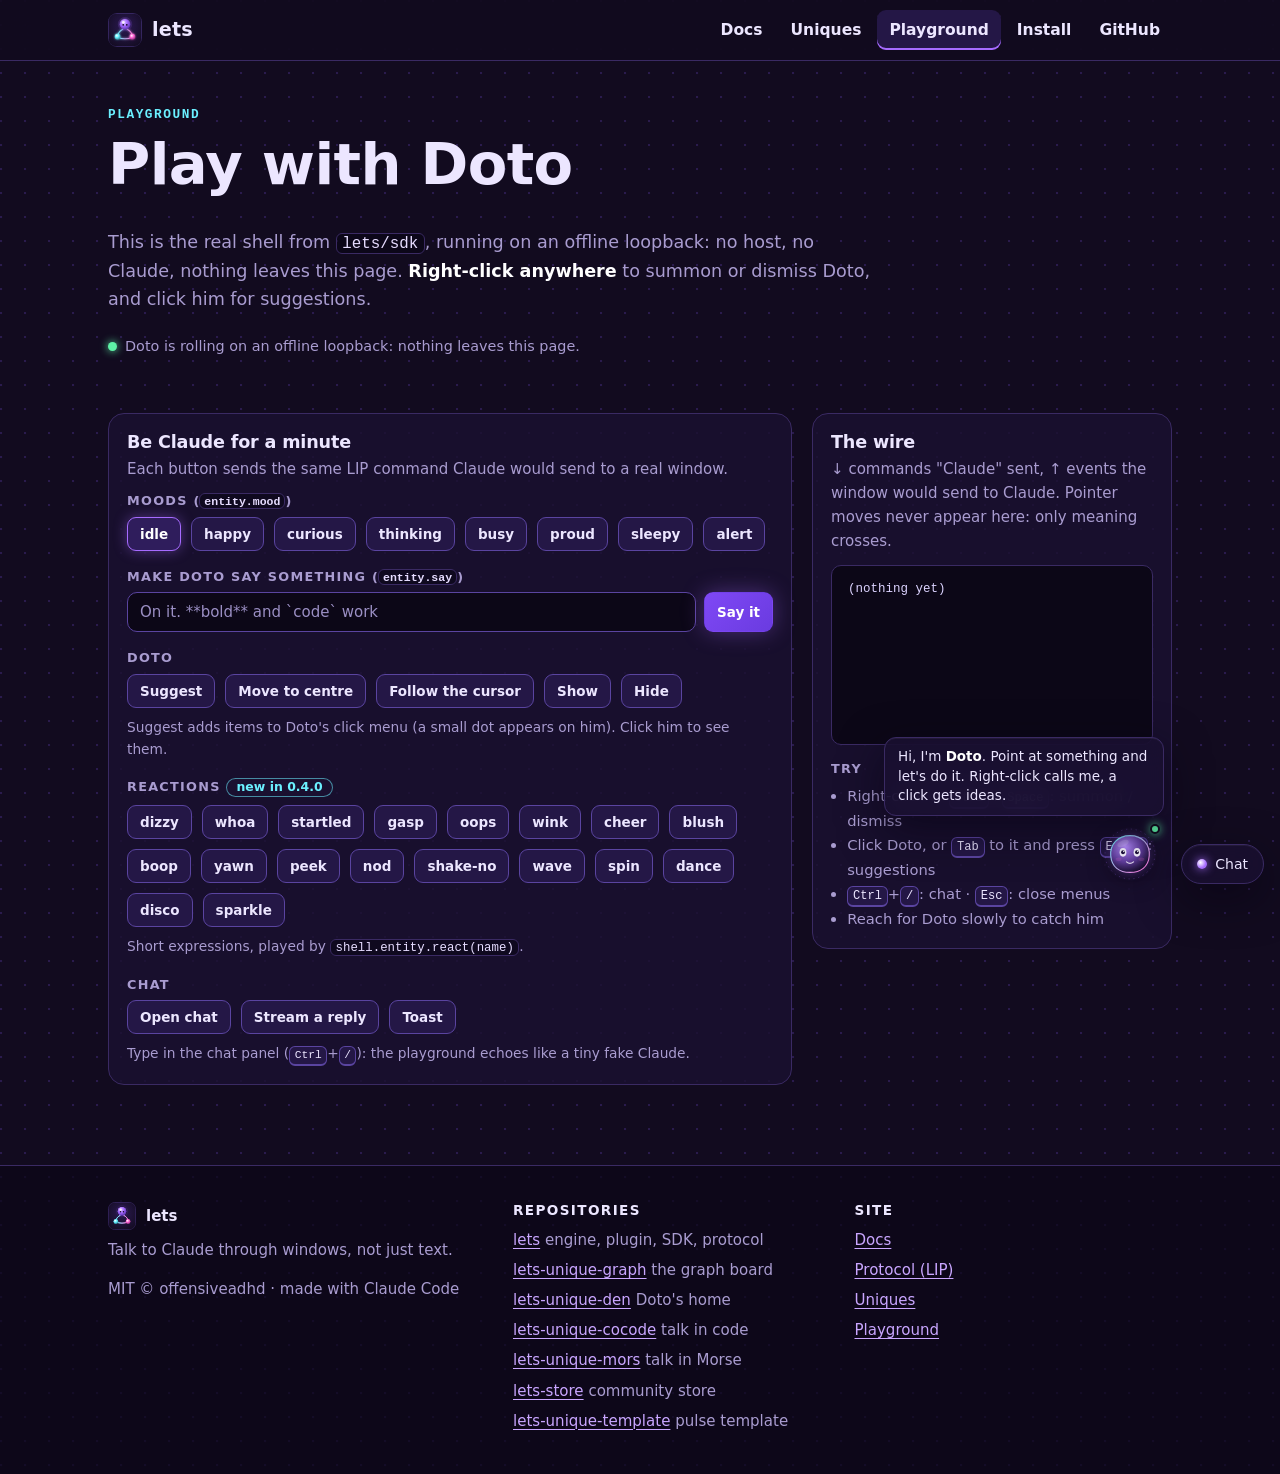
<file: playground.html>
<!doctype html>
<html lang="en">
<head>
  <meta charset="utf-8">
  <meta name="viewport" content="width=device-width, initial-scale=1">
  <title>Playground · lets</title>
  <meta name="description" content="Play with Doto: the real lets shell running on an offline loopback, with buttons for moods, speech, suggestions, reactions and an echoing chat.">
  <meta name="theme-color" content="#120b1f">
  <link rel="icon" href="./assets/logo.svg" type="image/svg+xml">
  <link rel="stylesheet" href="./css/site.css">
  <link rel="stylesheet" href="./sdk/lets-shell.css">
  <script type="module" src="./js/playground.js"></script>
  <script type="module" src="./js/site.js"></script>
</head>
<body>
<a class="skip-link" href="#main">Skip to content</a>
<header class="site-header">
  <div class="wrap">
    <a class="brand" href="./index.html"><img src="./assets/logo.svg" alt="" width="34" height="34">lets</a>
    <button class="btn btn-sm nav-toggle" type="button" aria-expanded="false" aria-controls="site-nav">Menu</button>
    <nav class="site-nav" id="site-nav" aria-label="Main">
      <ul>
        <li><a href="./docs/index.html">Docs</a></li>
        <li><a href="./uniques.html">Uniques</a></li>
        <li><a href="./playground.html" aria-current="page">Playground</a></li>
        <li><a href="./index.html#install">Install</a></li>
        <li><a href="https://github.com/offensiveadhd/lets">GitHub</a></li>
      </ul>
    </nav>
  </div>
</header>

<main id="main">
<section class="page-head" aria-labelledby="pg-title">
  <div class="wrap">
    <span class="eyebrow">Playground</span>
    <h1 id="pg-title">Play with Doto</h1>
    <p>This is the real shell from <code>lets/sdk</code>, running on an offline loopback: no host, no Claude, nothing leaves this page. <strong>Right-click anywhere</strong> to summon or dismiss Doto, and click him for suggestions.</p>
    <p><span class="pg-status" id="pg-status" role="status">Starting the shell…</span></p>
  </div>
</section>

<div class="wrap pg-layout">
  <section class="pg-panel" aria-labelledby="pg-controls-title">
    <h2 id="pg-controls-title">Be Claude for a minute</h2>
    <p>Each button sends the same LIP command Claude would send to a real window.</p>

    <div class="pg-group">
      <h3 id="pg-moods-h">Moods <span class="dim" style="text-transform:none;letter-spacing:0">(<code>entity.mood</code>)</span></h3>
      <div class="btn-row" role="group" aria-labelledby="pg-moods-h" id="pg-moods"></div>
    </div>

    <div class="pg-group">
      <h3 id="pg-say-h">Make Doto say something <span class="dim" style="text-transform:none;letter-spacing:0">(<code>entity.say</code>)</span></h3>
      <form class="pg-say" id="pg-say" aria-labelledby="pg-say-h">
        <label class="sr-only" for="pg-say-text">What Doto says</label>
        <input id="pg-say-text" type="text" maxlength="200" placeholder="On it. **bold** and `code` work" autocomplete="off">
        <button class="btn btn-primary btn-sm" type="submit">Say it</button>
      </form>
    </div>

    <div class="pg-group">
      <h3 id="pg-doto-h">Doto</h3>
      <div class="btn-row" role="group" aria-labelledby="pg-doto-h">
        <button class="btn btn-sm" type="button" id="pg-suggest">Suggest</button>
        <button class="btn btn-sm" type="button" id="pg-center">Move to centre</button>
        <button class="btn btn-sm" type="button" id="pg-cursor">Follow the cursor</button>
        <button class="btn btn-sm" type="button" id="pg-show">Show</button>
        <button class="btn btn-sm" type="button" id="pg-hide">Hide</button>
      </div>
      <p class="pg-hint">Suggest adds items to Doto's click menu (a small dot appears on him). Click him to see them.</p>
    </div>

    <div class="pg-group">
      <h3 id="pg-react-h">Reactions <span class="badge badge-new" style="text-transform:none;letter-spacing:0">new in 0.4.0</span></h3>
      <div class="btn-row" role="group" aria-labelledby="pg-react-h" id="pg-reactions"></div>
      <p class="pg-hint" id="pg-react-note">Short expressions, played by <code>shell.entity.react(name)</code>.</p>
    </div>

    <div class="pg-group">
      <h3 id="pg-chat-h">Chat</h3>
      <div class="btn-row" role="group" aria-labelledby="pg-chat-h">
        <button class="btn btn-sm" type="button" id="pg-chat">Open chat</button>
        <button class="btn btn-sm" type="button" id="pg-stream">Stream a reply</button>
        <button class="btn btn-sm" type="button" id="pg-toast">Toast</button>
      </div>
      <p class="pg-hint">Type in the chat panel (<kbd>Ctrl</kbd>+<kbd>/</kbd>): the playground echoes like a tiny fake Claude.</p>
    </div>
  </section>

  <aside class="pg-panel" aria-labelledby="pg-log-title">
    <h2 id="pg-log-title">The wire</h2>
    <p><span aria-hidden="true">↓</span> commands "Claude" sent, <span aria-hidden="true">↑</span> events the window would send to Claude. Pointer moves never appear here: only meaning crosses.</p>
    <pre class="pg-log" id="pg-log" aria-live="off">(nothing yet)</pre>
    <div class="pg-group" style="margin-top:16px">
      <h3>Try</h3>
      <ul class="dim" style="margin:0;padding-left:1.1em;font-size:.92rem">
        <li>Right-click or <kbd>Ctrl</kbd>+<kbd>Space</kbd>: summon / dismiss</li>
        <li>Click Doto, or <kbd>Tab</kbd> to it and press <kbd>Enter</kbd>: suggestions</li>
        <li><kbd>Ctrl</kbd>+<kbd>/</kbd>: chat · <kbd>Esc</kbd>: close menus</li>
        <li>Reach for Doto slowly to catch him</li>
      </ul>
    </div>
  </aside>
</div>
</main>

<footer class="site-footer">
  <div class="wrap">
    <div>
      <div class="footer-brand"><img src="./assets/logo.svg" alt="" width="28" height="28">lets</div>
      <p>Talk to Claude through windows, not just text.</p>
      <p>MIT © offensiveadhd · made with Claude Code</p>
    </div>
    <div>
      <h2>Repositories</h2>
      <ul>
        <li><a href="https://github.com/offensiveadhd/lets">lets</a> <span class="dim">engine, plugin, SDK, protocol</span></li>
        <li><a href="https://github.com/offensiveadhd/lets-unique-graph">lets-unique-graph</a> <span class="dim">the graph board</span></li>
        <li><a href="https://github.com/offensiveadhd/lets-unique-den">lets-unique-den</a> <span class="dim">Doto's home</span></li>
        <li><a href="https://github.com/offensiveadhd/lets-unique-cocode">lets-unique-cocode</a> <span class="dim">talk in code</span></li>
        <li><a href="https://github.com/offensiveadhd/lets-unique-mors">lets-unique-mors</a> <span class="dim">talk in Morse</span></li>
        <li><a href="https://github.com/offensiveadhd/lets-store">lets-store</a> <span class="dim">community store</span></li>
        <li><a href="https://github.com/offensiveadhd/lets-unique-template">lets-unique-template</a> <span class="dim">pulse template</span></li>
      </ul>
    </div>
    <div>
      <h2>Site</h2>
      <ul>
        <li><a href="./docs/index.html">Docs</a></li>
        <li><a href="./docs/protocol.html">Protocol (LIP)</a></li>
        <li><a href="./uniques.html">Uniques</a></li>
        <li><a href="./playground.html">Playground</a></li>
      </ul>
    </div>
  </div>
</footer>
</body>
</html>
</file>
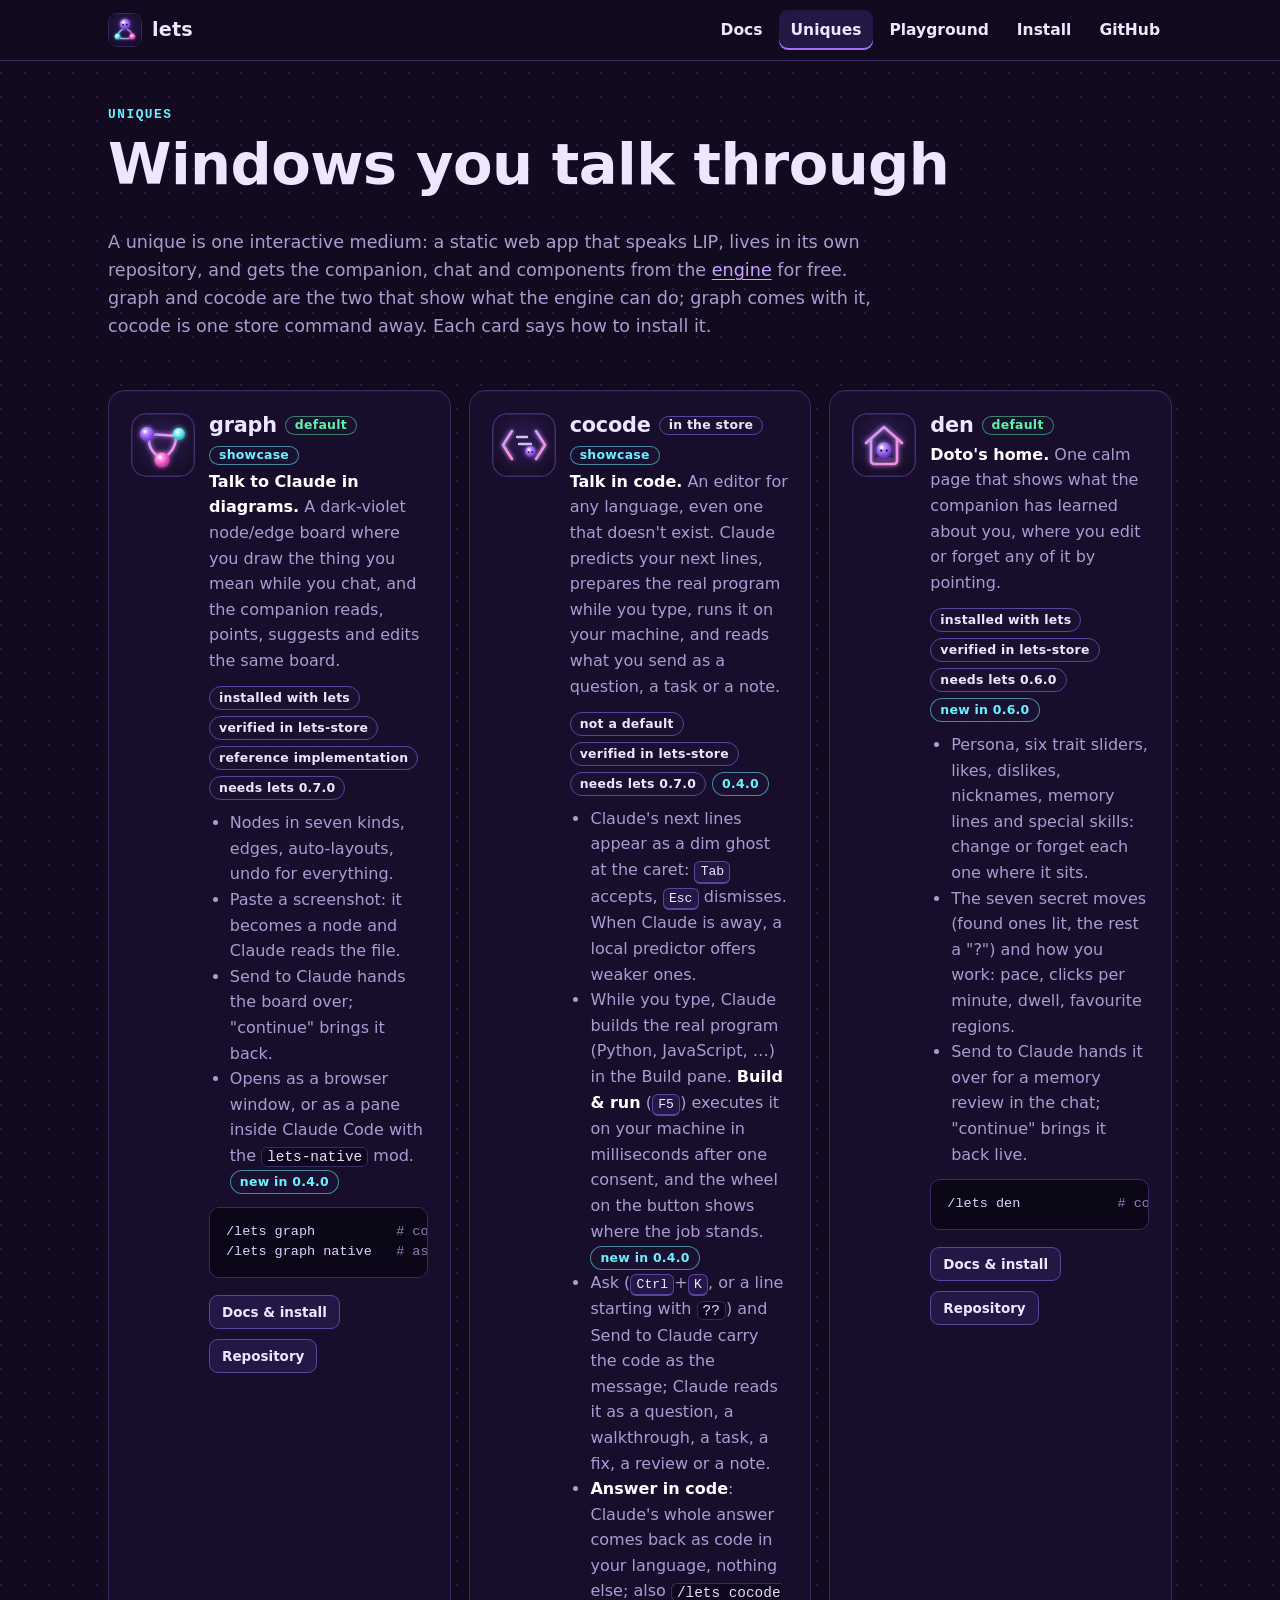
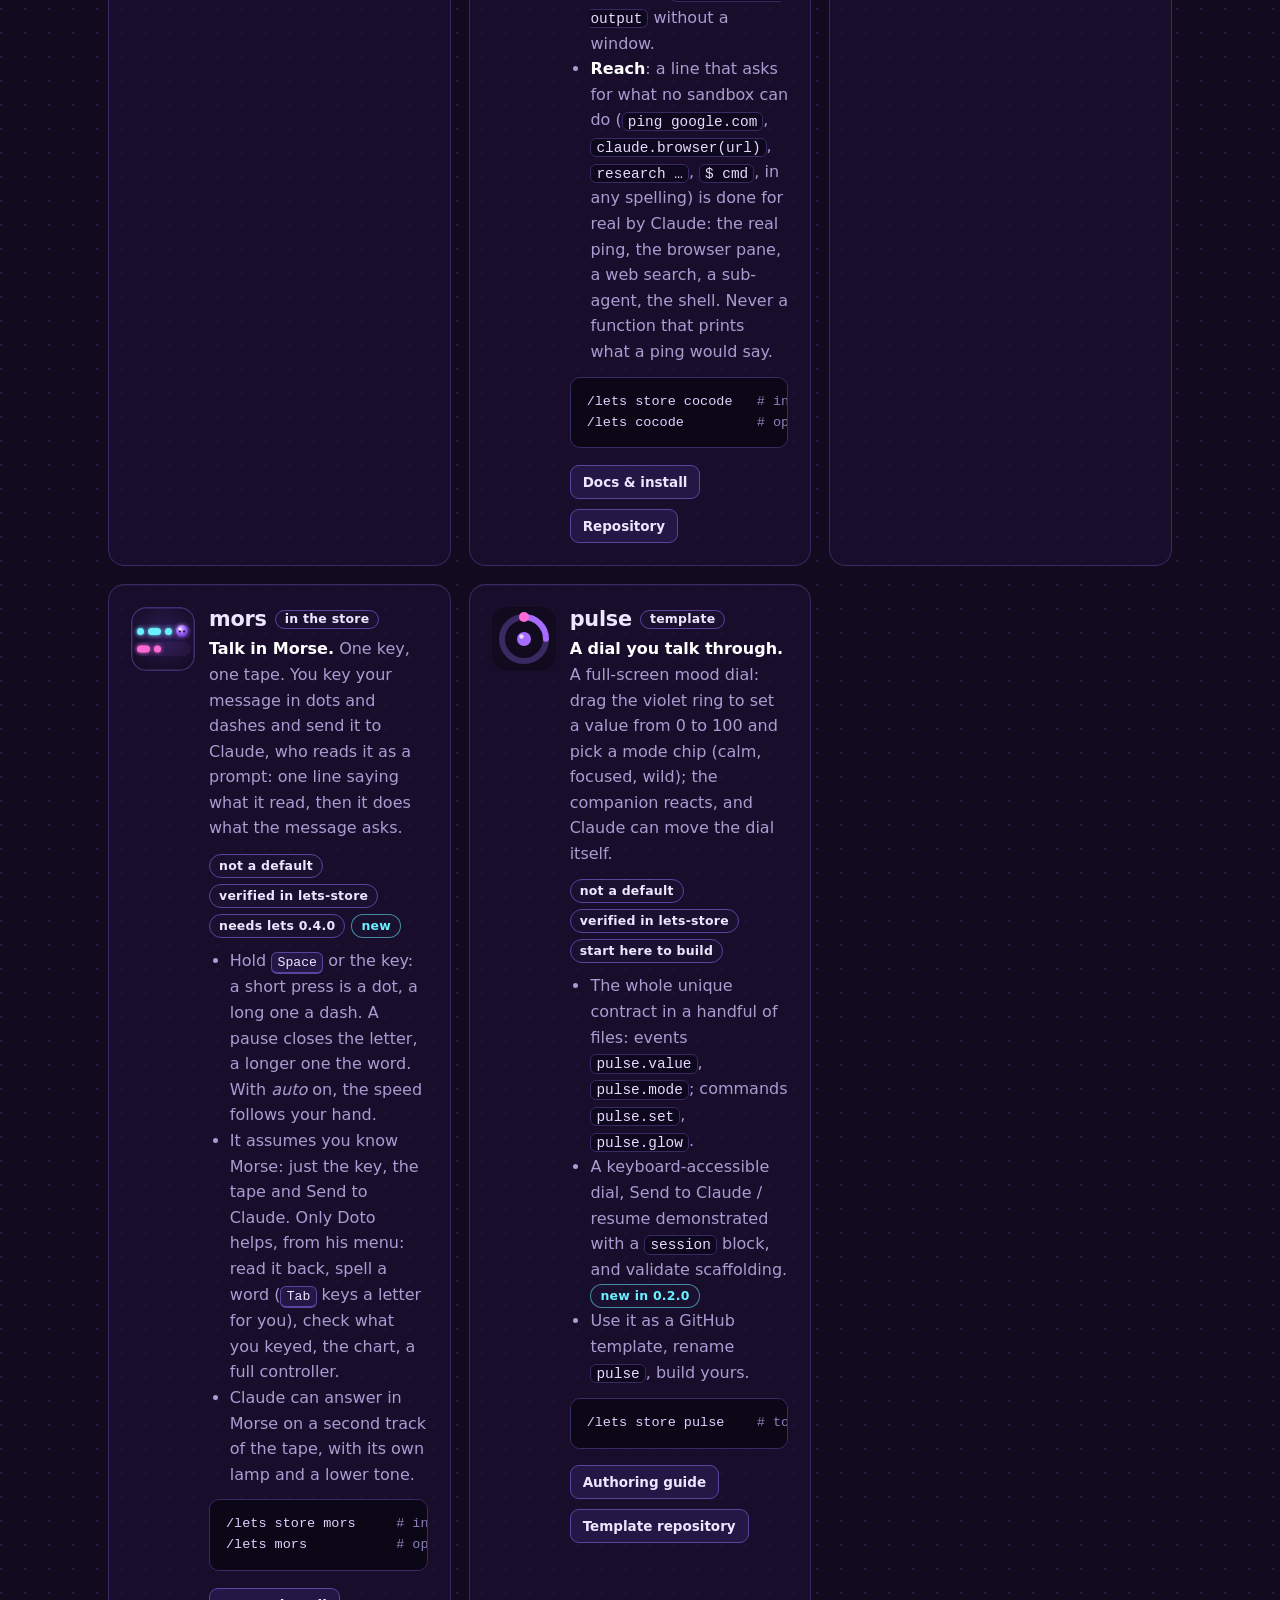
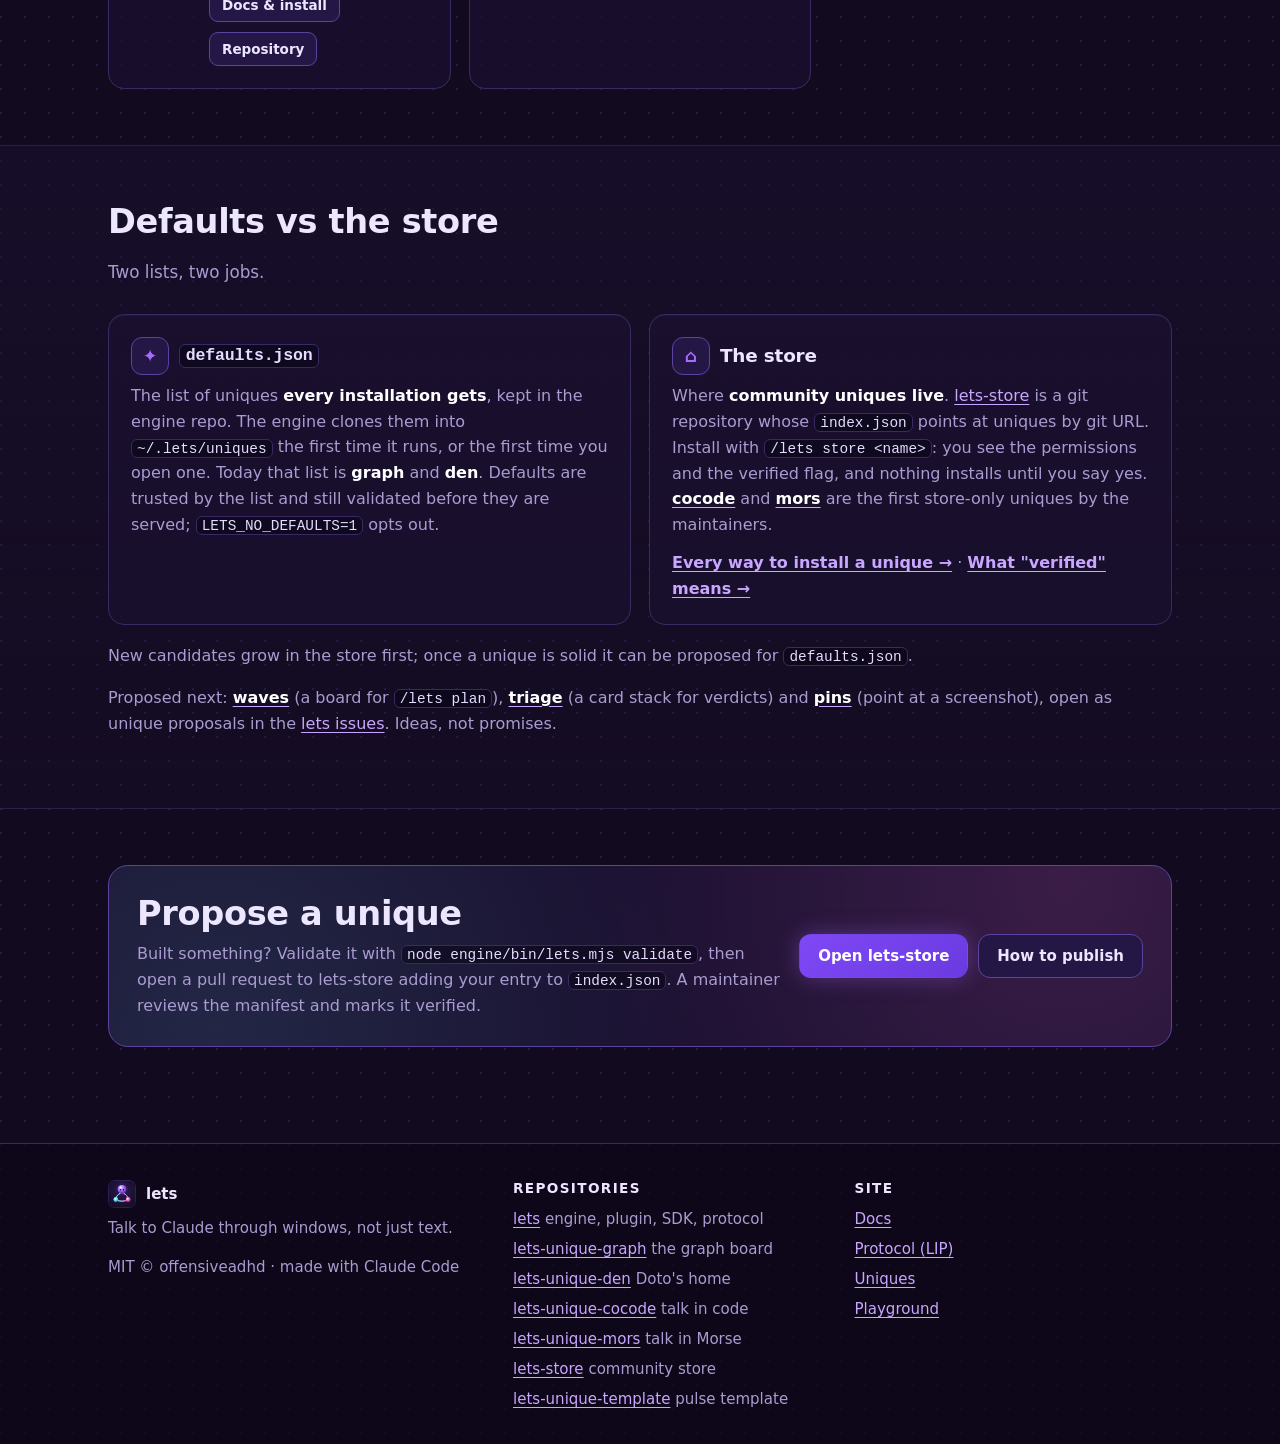
<file: uniques.html>
<!doctype html>
<html lang="en">
<head>
  <meta charset="utf-8">
  <meta name="viewport" content="width=device-width, initial-scale=1">
  <title>Uniques · lets</title>
  <meta name="description" content="The lets uniques: graph (talk in diagrams) and cocode (talk in code), the two showcase uniques; den (Doto's home), installed by default; mors (talk in Morse) from the store; and pulse, the template. How each one is installed, defaults vs the community store, and how to propose a unique.">
  <meta name="theme-color" content="#120b1f">
  <link rel="icon" href="./assets/logo.svg" type="image/svg+xml">
  <link rel="stylesheet" href="./css/site.css">
  <script type="module" src="./js/site.js"></script>
</head>
<body>
<a class="skip-link" href="#main">Skip to content</a>
<header class="site-header">
  <div class="wrap">
    <a class="brand" href="./index.html"><img src="./assets/logo.svg" alt="" width="34" height="34">lets</a>
    <button class="btn btn-sm nav-toggle" type="button" aria-expanded="false" aria-controls="site-nav">Menu</button>
    <nav class="site-nav" id="site-nav" aria-label="Main">
      <ul>
        <li><a href="./docs/index.html">Docs</a></li>
        <li><a href="./uniques.html" aria-current="page">Uniques</a></li>
        <li><a href="./playground.html">Playground</a></li>
        <li><a href="./index.html#install">Install</a></li>
        <li><a href="https://github.com/offensiveadhd/lets">GitHub</a></li>
      </ul>
    </nav>
  </div>
</header>

<main id="main">
<section class="page-head" aria-labelledby="u-title">
  <div class="wrap">
    <span class="eyebrow">Uniques</span>
    <h1 id="u-title">Windows you talk through</h1>
    <p>A unique is one interactive medium: a static web app that speaks LIP, lives in its own repository, and gets the companion, chat and components from the <a href="./index.html#engine">engine</a> for free. graph and cocode are the two that show what the engine can do; graph comes with it, cocode is one store command away. Each card says how to install it.</p>
  </div>
</section>

<section class="section" style="padding-top:24px" aria-label="Available uniques">
  <div class="wrap">
    <div class="cards">
      <article class="card unique-card">
        <img src="./assets/graph-icon.svg" alt="" width="64" height="64">
        <div class="body">
          <h2>graph <span class="badge badge-ok">default</span> <span class="badge badge-new">showcase</span></h2>
          <p><strong>Talk to Claude in diagrams.</strong> A dark-violet node/edge board where you draw the thing you mean while you chat, and the companion reads, points, suggests and edits the same board.</p>
          <div class="meta"><span class="badge">installed with lets</span><span class="badge">verified in lets-store</span><span class="badge">reference implementation</span><span class="badge">needs lets 0.7.0</span></div>
          <ul>
            <li>Nodes in seven kinds, edges, auto-layouts, undo for everything.</li>
            <li>Paste a screenshot: it becomes a node and Claude reads the file.</li>
            <li>Send to Claude hands the board over; "continue" brings it back.</li>
            <li>Opens as a browser window, or as a pane inside Claude Code with the <code>lets-native</code> mod. <span class="badge badge-new">new in 0.4.0</span></li>
          </ul>
          <pre><code>/lets graph          <span class="c"># comes with the engine: nothing to install</span>
/lets graph native   <span class="c"># as a pane (node install.mjs --native, once)</span></code></pre>
          <div class="btn-row">
            <a class="btn btn-sm" href="./docs/graph.html">Docs &amp; install</a>
            <a class="btn btn-sm" href="https://github.com/offensiveadhd/lets-unique-graph">Repository</a>
          </div>
        </div>
      </article>

      <article class="card unique-card">
        <img src="./assets/cocode-icon.svg" alt="" width="64" height="64">
        <div class="body">
          <h2>cocode <span class="badge">in the store</span> <span class="badge badge-new">showcase</span></h2>
          <p><strong>Talk in code.</strong> An editor for any language, even one that doesn't exist. Claude predicts your next lines, prepares the real program while you type, runs it on your machine, and reads what you send as a question, a task or a note.</p>
          <div class="meta"><span class="badge">not a default</span><span class="badge">verified in lets-store</span><span class="badge">needs lets 0.7.0</span><span class="badge badge-new">0.4.0</span></div>
          <ul>
            <li>Claude's next lines appear as a dim ghost at the caret: <kbd>Tab</kbd> accepts, <kbd>Esc</kbd> dismisses. When Claude is away, a local predictor offers weaker ones.</li>
            <li>While you type, Claude builds the real program (Python, JavaScript, …) in the Build pane. <strong>Build &amp; run</strong> (<kbd>F5</kbd>) executes it on your machine in milliseconds after one consent, and the wheel on the button shows where the job stands. <span class="badge badge-new">new in 0.4.0</span></li>
            <li>Ask (<kbd>Ctrl</kbd>+<kbd>K</kbd>, or a line starting with <code>??</code>) and Send to Claude carry the code as the message; Claude reads it as a question, a walkthrough, a task, a fix, a review or a note.</li>
            <li><strong>Answer in code</strong>: Claude's whole answer comes back as code in your language, nothing else; also <code>/lets cocode output</code> without a window.</li>
            <li><strong>Reach</strong>: a line that asks for what no sandbox can do (<code>ping google.com</code>, <code>claude.browser(url)</code>, <code>research …</code>, <code>$ cmd</code>, in any spelling) is done for real by Claude: the real ping, the browser pane, a web search, a sub-agent, the shell. Never a function that prints what a ping would say.</li>
          </ul>
          <pre><code>/lets store cocode   <span class="c"># inspect, then say yes</span>
/lets cocode         <span class="c"># open it</span></code></pre>
          <div class="btn-row">
            <a class="btn btn-sm" href="./docs/cocode.html">Docs &amp; install</a>
            <a class="btn btn-sm" href="https://github.com/offensiveadhd/lets-unique-cocode">Repository</a>
          </div>
        </div>
      </article>

      <article class="card unique-card">
        <img src="./assets/den-icon.svg" alt="" width="64" height="64">
        <div class="body">
          <h2>den <span class="badge badge-ok">default</span></h2>
          <p><strong>Doto's home.</strong> One calm page that shows what the companion has learned about you, where you edit or forget any of it by pointing.</p>
          <div class="meta"><span class="badge">installed with lets</span><span class="badge">verified in lets-store</span><span class="badge">needs lets 0.6.0</span><span class="badge badge-new">new in 0.6.0</span></div>
          <ul>
            <li>Persona, six trait sliders, likes, dislikes, nicknames, memory lines and special skills: change or forget each one where it sits.</li>
            <li>The seven secret moves (found ones lit, the rest a "?") and how you work: pace, clicks per minute, dwell, favourite regions.</li>
            <li>Send to Claude hands it over for a memory review in the chat; "continue" brings it back live.</li>
          </ul>
          <pre><code>/lets den            <span class="c"># comes with the engine: nothing to install</span></code></pre>
          <div class="btn-row">
            <a class="btn btn-sm" href="./docs/den.html">Docs &amp; install</a>
            <a class="btn btn-sm" href="https://github.com/offensiveadhd/lets-unique-den">Repository</a>
          </div>
        </div>
      </article>

      <article class="card unique-card">
        <img src="./assets/mors-icon.svg" alt="" width="64" height="64">
        <div class="body">
          <h2>mors <span class="badge">in the store</span></h2>
          <p><strong>Talk in Morse.</strong> One key, one tape. You key your message in dots and dashes and send it to Claude, who reads it as a prompt: one line saying what it read, then it does what the message asks.</p>
          <div class="meta"><span class="badge">not a default</span><span class="badge">verified in lets-store</span><span class="badge">needs lets 0.4.0</span><span class="badge badge-new">new</span></div>
          <ul>
            <li>Hold <kbd>Space</kbd> or the key: a short press is a dot, a long one a dash. A pause closes the letter, a longer one the word. With <em>auto</em> on, the speed follows your hand.</li>
            <li>It assumes you know Morse: just the key, the tape and Send to Claude. Only Doto helps, from his menu: read it back, spell a word (<kbd>Tab</kbd> keys a letter for you), check what you keyed, the chart, a full controller.</li>
            <li>Claude can answer in Morse on a second track of the tape, with its own lamp and a lower tone.</li>
          </ul>
          <pre><code>/lets store mors     <span class="c"># inspect, then say yes</span>
/lets mors           <span class="c"># open it</span></code></pre>
          <div class="btn-row">
            <a class="btn btn-sm" href="./docs/mors.html">Docs &amp; install</a>
            <a class="btn btn-sm" href="https://github.com/offensiveadhd/lets-unique-mors">Repository</a>
          </div>
        </div>
      </article>

      <article class="card unique-card">
        <img src="./assets/pulse-icon.svg" alt="" width="64" height="64">
        <div class="body">
          <h2>pulse <span class="badge">template</span></h2>
          <p><strong>A dial you talk through.</strong> A full-screen mood dial: drag the violet ring to set a value from 0 to 100 and pick a mode chip (calm, focused, wild); the companion reacts, and Claude can move the dial itself.</p>
          <div class="meta"><span class="badge">not a default</span><span class="badge">verified in lets-store</span><span class="badge">start here to build</span></div>
          <ul>
            <li>The whole unique contract in a handful of files: events <code>pulse.value</code>, <code>pulse.mode</code>; commands <code>pulse.set</code>, <code>pulse.glow</code>.</li>
            <li>A keyboard-accessible dial, Send to Claude / resume demonstrated with a <code>session</code> block, and validate scaffolding. <span class="badge badge-new">new in 0.2.0</span></li>
            <li>Use it as a GitHub template, rename <code>pulse</code>, build yours.</li>
          </ul>
          <pre><code>/lets store pulse    <span class="c"># to try it; to build on it, use the template on GitHub</span></code></pre>
          <div class="btn-row">
            <a class="btn btn-sm" href="./docs/uniques.html#template">Authoring guide</a>
            <a class="btn btn-sm" href="https://github.com/offensiveadhd/lets-unique-template">Template repository</a>
          </div>
        </div>
      </article>
    </div>
  </div>
</section>

<section class="section section-alt" aria-labelledby="dvs-title">
  <div class="wrap">
    <div class="section-head">
      <h2 id="dvs-title">Defaults vs the store</h2>
      <p>Two lists, two jobs.</p>
    </div>
    <div class="cards">
      <article class="card">
        <h3><span class="card-icon" aria-hidden="true">✦</span><code>defaults.json</code></h3>
        <p>The list of uniques <strong>every installation gets</strong>, kept in the engine repo. The engine clones them into <code>~/.lets/uniques</code> the first time it runs, or the first time you open one. Today that list is <strong>graph</strong> and <strong>den</strong>. Defaults are trusted by the list and still validated before they are served; <code>LETS_NO_DEFAULTS=1</code> opts out.</p>
      </article>
      <article class="card">
        <h3><span class="card-icon" aria-hidden="true">⌂</span>The store</h3>
        <p>Where <strong>community uniques live</strong>. <a href="https://github.com/offensiveadhd/lets-store">lets-store</a> is a git repository whose <code>index.json</code> points at uniques by git URL. Install with <code>/lets store &lt;name&gt;</code>: you see the permissions and the verified flag, and nothing installs until you say yes. <a href="./docs/cocode.html"><strong>cocode</strong></a> and <a href="./docs/mors.html"><strong>mors</strong></a> are the first store-only uniques by the maintainers.</p>
        <p><a class="more" href="./docs/getting-started.html#uniques">Every way to install a unique →</a> · <a class="more" href="./docs/uniques.html#verified">What "verified" means →</a></p>
      </article>
    </div>
    <p class="dim" style="margin-top:18px">New candidates grow in the store first; once a unique is solid it can be proposed for <code>defaults.json</code>.</p>
    <p class="dim">Proposed next: <a href="https://github.com/offensiveadhd/lets/issues/15"><strong>waves</strong></a> (a board for <code>/lets plan</code>), <a href="https://github.com/offensiveadhd/lets/issues/16"><strong>triage</strong></a> (a card stack for verdicts) and <a href="https://github.com/offensiveadhd/lets/issues/17"><strong>pins</strong></a> (point at a screenshot), open as unique proposals in the <a href="https://github.com/offensiveadhd/lets/issues?q=label%3Aunique-proposal">lets issues</a>. Ideas, not promises.</p>
  </div>
</section>

<section class="section" aria-labelledby="propose-title">
  <div class="wrap">
    <div class="cta-band">
      <div>
        <h2 id="propose-title">Propose a unique</h2>
        <p>Built something? Validate it with <code>node engine/bin/lets.mjs validate</code>, then open a pull request to lets-store adding your entry to <code>index.json</code>. A maintainer reviews the manifest and marks it verified.</p>
      </div>
      <div class="btn-row">
        <a class="btn btn-primary" href="https://github.com/offensiveadhd/lets-store">Open lets-store</a>
        <a class="btn" href="./docs/uniques.html#publish">How to publish</a>
      </div>
    </div>
  </div>
</section>
</main>

<footer class="site-footer">
  <div class="wrap">
    <div>
      <div class="footer-brand"><img src="./assets/logo.svg" alt="" width="28" height="28">lets</div>
      <p>Talk to Claude through windows, not just text.</p>
      <p>MIT © offensiveadhd · made with Claude Code</p>
    </div>
    <div>
      <h2>Repositories</h2>
      <ul>
        <li><a href="https://github.com/offensiveadhd/lets">lets</a> <span class="dim">engine, plugin, SDK, protocol</span></li>
        <li><a href="https://github.com/offensiveadhd/lets-unique-graph">lets-unique-graph</a> <span class="dim">the graph board</span></li>
        <li><a href="https://github.com/offensiveadhd/lets-unique-den">lets-unique-den</a> <span class="dim">Doto's home</span></li>
        <li><a href="https://github.com/offensiveadhd/lets-unique-cocode">lets-unique-cocode</a> <span class="dim">talk in code</span></li>
        <li><a href="https://github.com/offensiveadhd/lets-unique-mors">lets-unique-mors</a> <span class="dim">talk in Morse</span></li>
        <li><a href="https://github.com/offensiveadhd/lets-store">lets-store</a> <span class="dim">community store</span></li>
        <li><a href="https://github.com/offensiveadhd/lets-unique-template">lets-unique-template</a> <span class="dim">pulse template</span></li>
      </ul>
    </div>
    <div>
      <h2>Site</h2>
      <ul>
        <li><a href="./docs/index.html">Docs</a></li>
        <li><a href="./docs/protocol.html">Protocol (LIP)</a></li>
        <li><a href="./uniques.html">Uniques</a></li>
        <li><a href="./playground.html">Playground</a></li>
      </ul>
    </div>
  </div>
</footer>
</body>
</html>
</file>
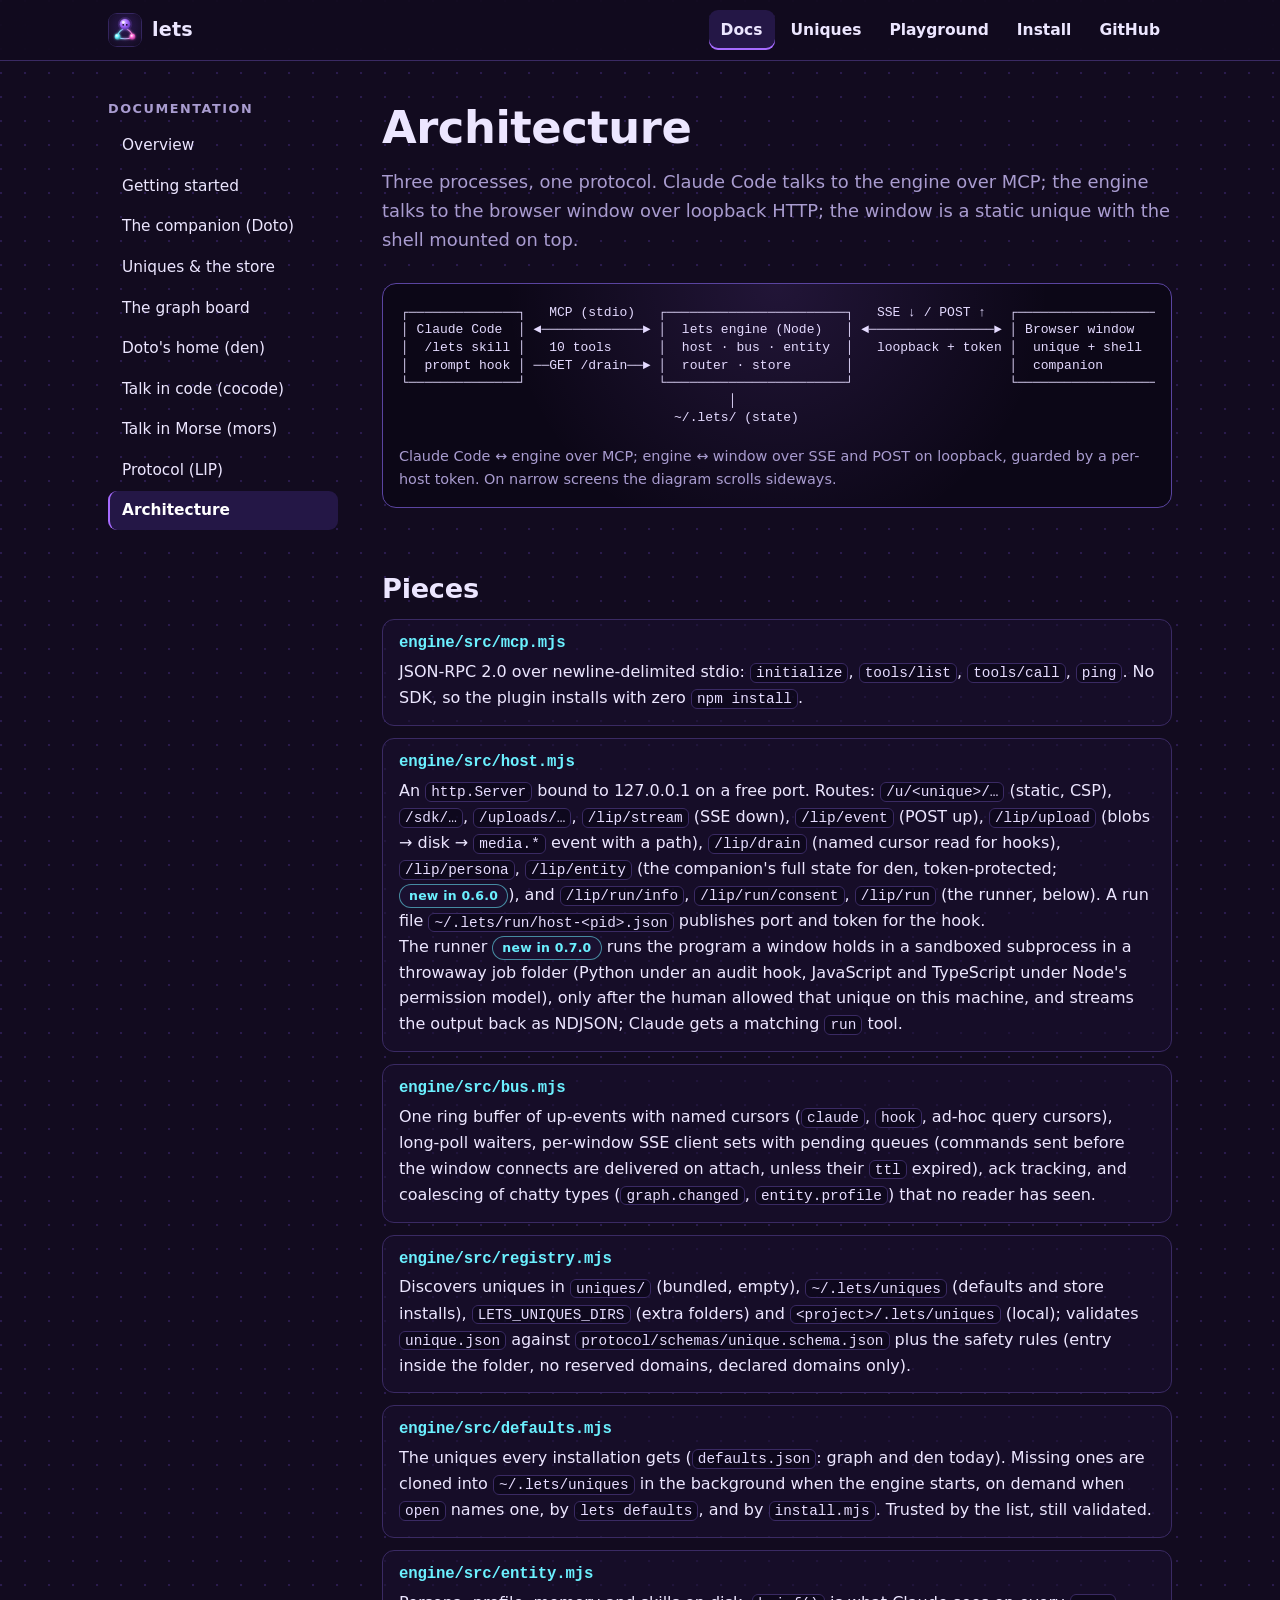
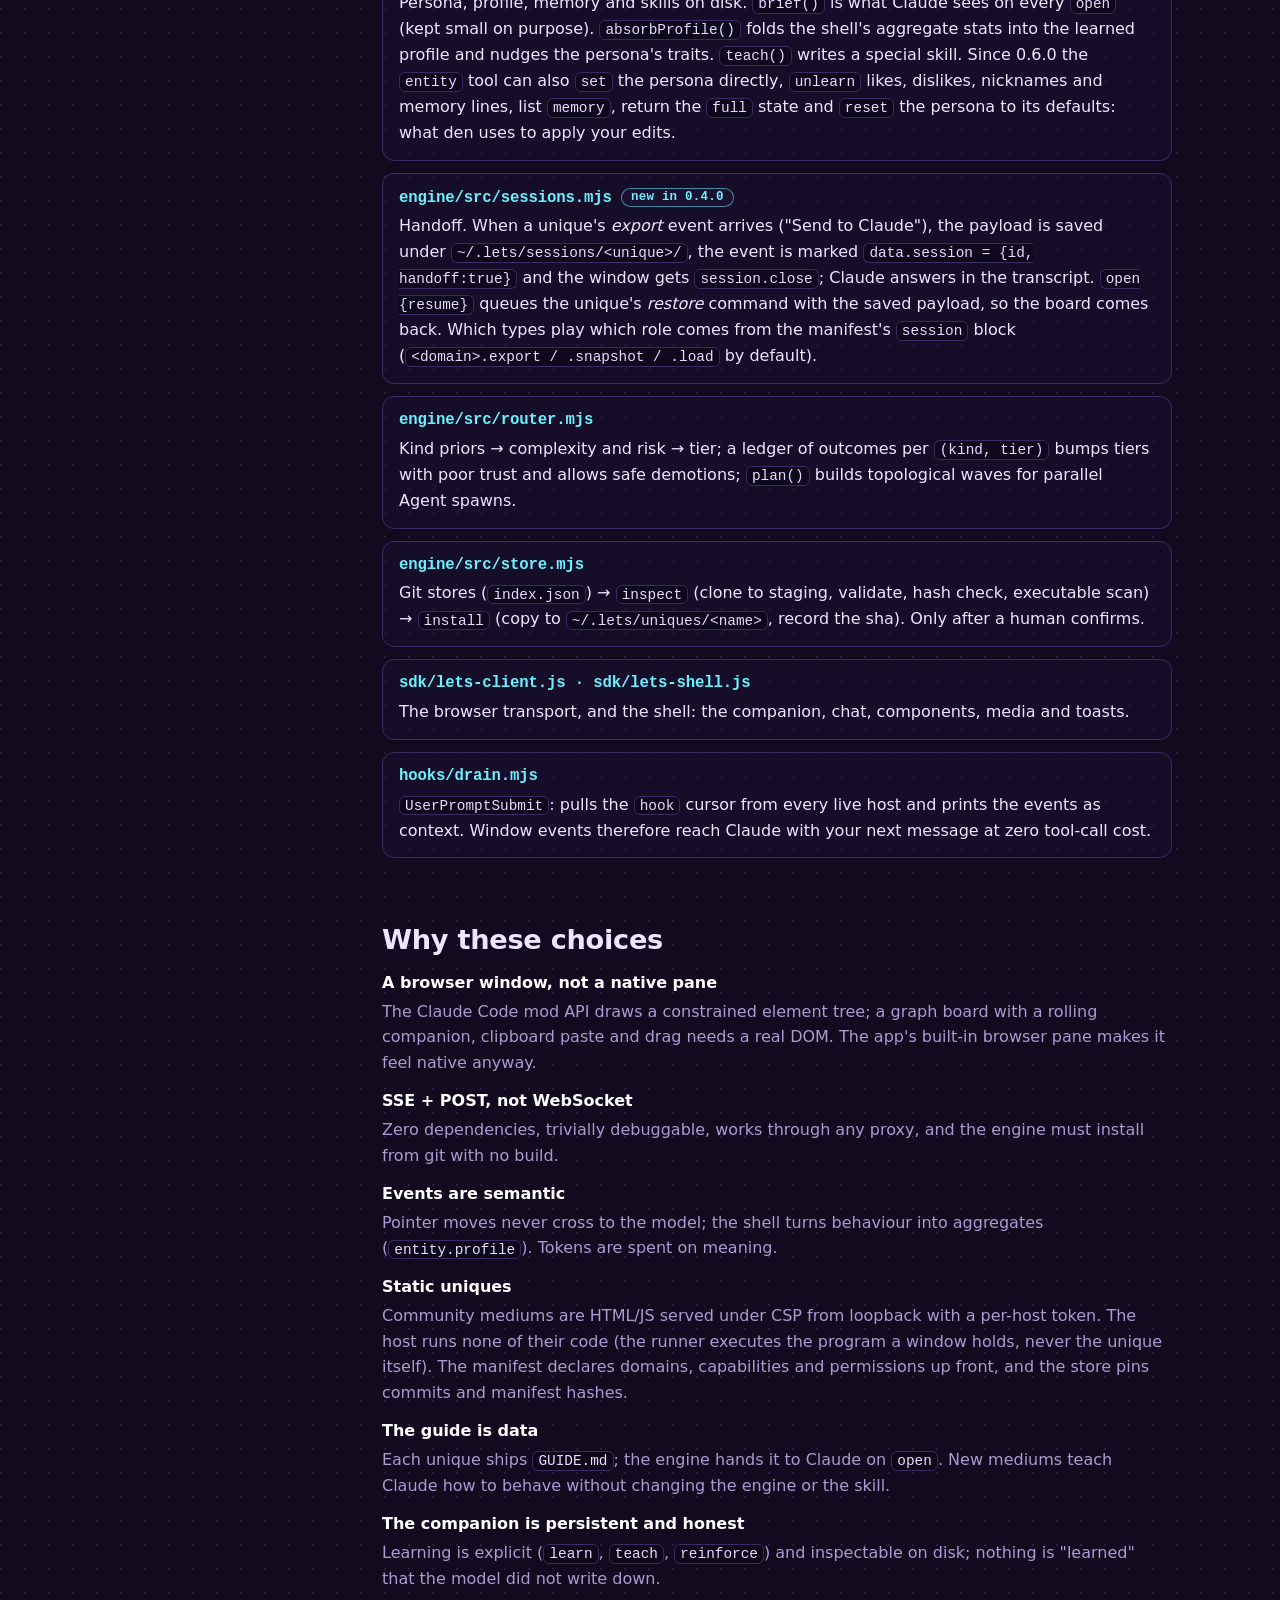
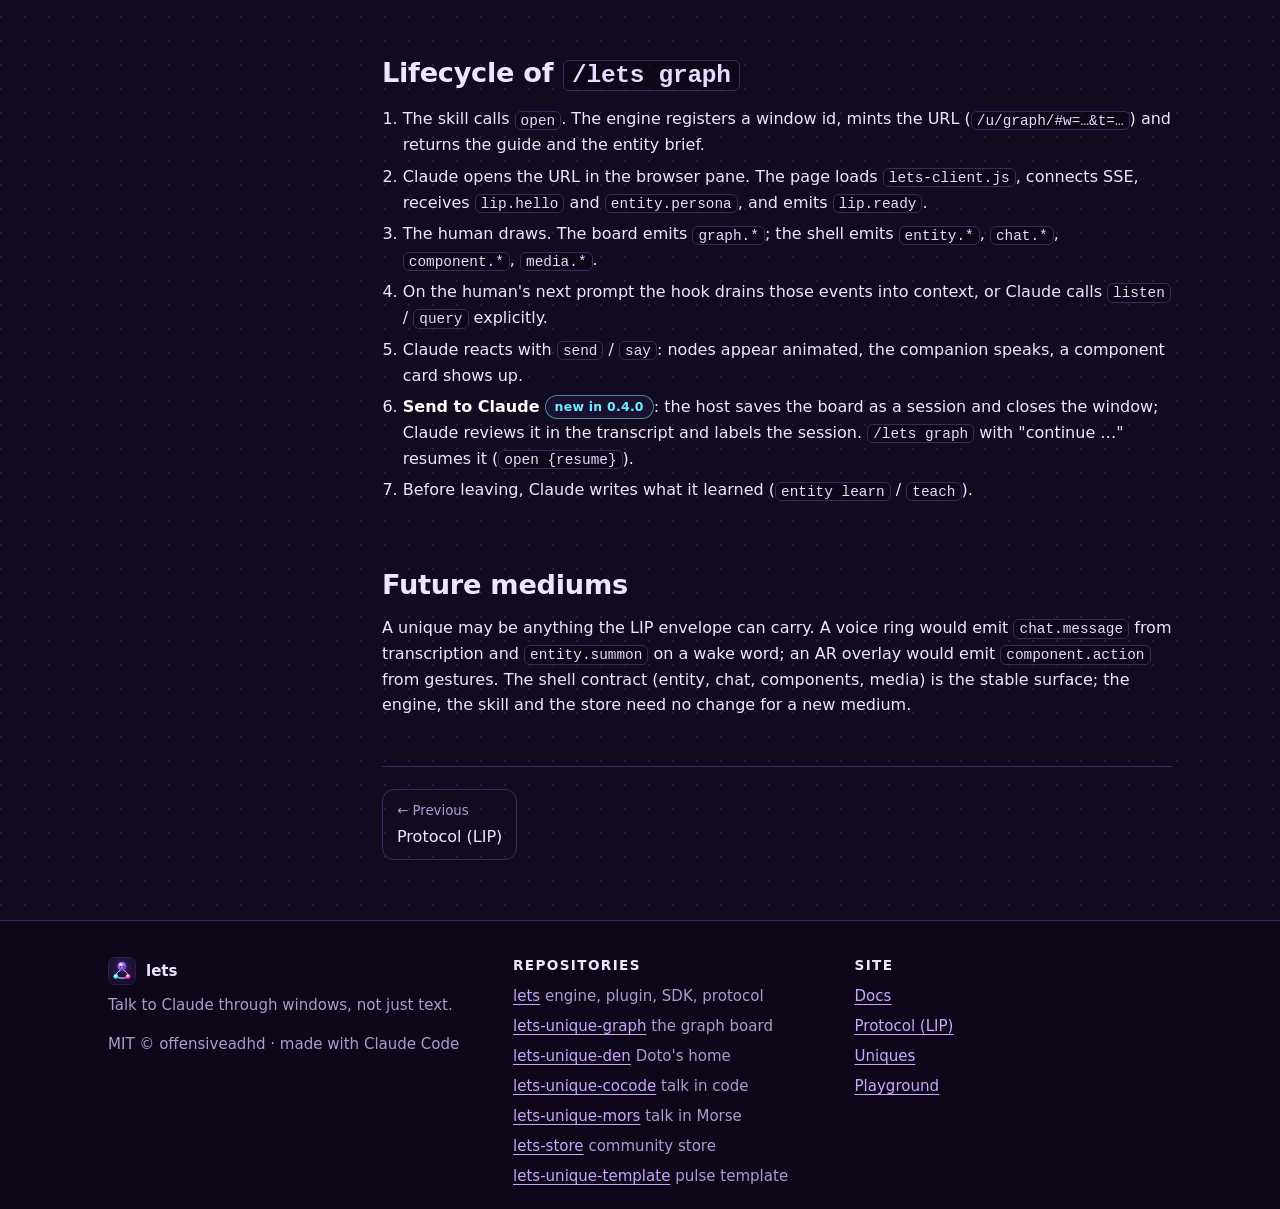
<file: docs/architecture.html>
<!doctype html>
<html lang="en">
<head>
  <meta charset="utf-8">
  <meta name="viewport" content="width=device-width, initial-scale=1">
  <title>Architecture · lets</title>
  <meta name="description" content="How lets is built: Claude Code, the zero-dependency Node engine and the browser window, the pieces of the engine, and the lifecycle of /lets graph.">
  <meta name="theme-color" content="#120b1f">
  <link rel="icon" href="../assets/logo.svg" type="image/svg+xml">
  <link rel="stylesheet" href="../css/site.css">
  <script type="module" src="../js/site.js"></script>
</head>
<body>
<a class="skip-link" href="#main">Skip to content</a>
<header class="site-header">
  <div class="wrap">
    <a class="brand" href="../index.html"><img src="../assets/logo.svg" alt="" width="34" height="34">lets</a>
    <button class="btn btn-sm nav-toggle" type="button" aria-expanded="false" aria-controls="site-nav">Menu</button>
    <nav class="site-nav" id="site-nav" aria-label="Main">
      <ul>
        <li><a href="../docs/index.html" aria-current="page">Docs</a></li>
        <li><a href="../uniques.html">Uniques</a></li>
        <li><a href="../playground.html">Playground</a></li>
        <li><a href="../index.html#install">Install</a></li>
        <li><a href="https://github.com/offensiveadhd/lets">GitHub</a></li>
      </ul>
    </nav>
  </div>
</header>

<div class="wrap docs-layout">
  <aside class="docs-side" aria-label="Documentation">
    <button class="btn btn-sm docs-nav-toggle" type="button" aria-expanded="false" aria-controls="docs-nav">Docs pages <span aria-hidden="true">▾</span></button>
    <h2>Documentation</h2>
    <nav class="docs-nav" id="docs-nav" aria-label="Docs pages">
      <ul>
        <li><a href="./index.html">Overview</a></li>
        <li><a href="./getting-started.html">Getting started</a></li>
        <li><a href="./companion.html">The companion (Doto)</a></li>
        <li><a href="./uniques.html">Uniques &amp; the store</a></li>
        <li><a href="./graph.html">The graph board</a></li>
        <li><a href="./den.html">Doto's home (den)</a></li>
        <li><a href="./cocode.html">Talk in code (cocode)</a></li>
        <li><a href="./mors.html">Talk in Morse (mors)</a></li>
        <li><a href="./protocol.html">Protocol (LIP)</a></li>
        <li><a href="./architecture.html" aria-current="page">Architecture</a></li>
      </ul>
    </nav>
  </aside>
  <main id="main" class="doc">
<h1>Architecture</h1>
<p class="lead">Three processes, one protocol. Claude Code talks to the engine over MCP; the engine talks to the browser window over loopback HTTP; the window is a static unique with the shell mounted on top.</p>

<figure class="diagram" aria-labelledby="arch-cap">
<pre role="img" aria-label="Diagram: Claude Code (the /lets skill and the prompt hook) talks to the lets engine over MCP stdio with 10 tools, and the prompt hook reads from the engine with GET /drain. The engine (host, bus, entity, router, store) talks to the browser window (unique, shell, companion) with Server-Sent Events down and POST up, over loopback with a token. The engine keeps its state in ~/.lets/.">┌──────────────┐   MCP (stdio)   ┌───────────────────────┐   SSE ↓ / POST ↑   ┌──────────────────┐
│ Claude Code  │ ◄─────────────► │  lets engine (Node)   │ ◄────────────────► │ Browser window   │
│  /lets skill │   10 tools      │  host · bus · entity  │   loopback + token │  unique + shell  │
│  prompt hook │ ──GET /drain──► │  router · store       │                    │  companion       │
└──────────────┘                 └───────────────────────┘                    └──────────────────┘
                                          │
                                   ~/.lets/ (state)</pre>
<figcaption id="arch-cap">Claude Code ↔ engine over MCP; engine ↔ window over SSE and POST on loopback, guarded by a per-host token. On narrow screens the diagram scrolls sideways.</figcaption>
</figure>

<h2 id="pieces">Pieces</h2>
<div class="piece">
  <h3>engine/src/mcp.mjs</h3>
  <p>JSON-RPC 2.0 over newline-delimited stdio: <code>initialize</code>, <code>tools/list</code>, <code>tools/call</code>, <code>ping</code>. No SDK, so the plugin installs with zero <code>npm install</code>.</p>
</div>
<div class="piece">
  <h3>engine/src/host.mjs</h3>
  <p>An <code>http.Server</code> bound to 127.0.0.1 on a free port. Routes: <code>/u/&lt;unique&gt;/…</code> (static, CSP), <code>/sdk/…</code>, <code>/uploads/…</code>, <code>/lip/stream</code> (SSE down), <code>/lip/event</code> (POST up), <code>/lip/upload</code> (blobs → disk → <code>media.*</code> event with a path), <code>/lip/drain</code> (named cursor read for hooks), <code>/lip/persona</code>, <code>/lip/entity</code> (the companion's full state for den, token-protected; <span class="badge badge-new">new in 0.6.0</span>), and <code>/lip/run/info</code>, <code>/lip/run/consent</code>, <code>/lip/run</code> (the runner, below). A run file <code>~/.lets/run/host-&lt;pid&gt;.json</code> publishes port and token for the hook.</p>
  <p>The runner <span class="badge badge-new">new in 0.7.0</span> runs the program a window holds in a sandboxed subprocess in a throwaway job folder (Python under an audit hook, JavaScript and TypeScript under Node's permission model), only after the human allowed that unique on this machine, and streams the output back as NDJSON; Claude gets a matching <code>run</code> tool.</p>
</div>
<div class="piece">
  <h3>engine/src/bus.mjs</h3>
  <p>One ring buffer of up-events with named cursors (<code>claude</code>, <code>hook</code>, ad-hoc query cursors), long-poll waiters, per-window SSE client sets with pending queues (commands sent before the window connects are delivered on attach, unless their <code>ttl</code> expired), ack tracking, and coalescing of chatty types (<code>graph.changed</code>, <code>entity.profile</code>) that no reader has seen.</p>
</div>
<div class="piece">
  <h3>engine/src/registry.mjs</h3>
  <p>Discovers uniques in <code>uniques/</code> (bundled, empty), <code>~/.lets/uniques</code> (defaults and store installs), <code>LETS_UNIQUES_DIRS</code> (extra folders) and <code>&lt;project&gt;/.lets/uniques</code> (local); validates <code>unique.json</code> against <code>protocol/schemas/unique.schema.json</code> plus the safety rules (entry inside the folder, no reserved domains, declared domains only).</p>
</div>
<div class="piece">
  <h3>engine/src/defaults.mjs</h3>
  <p>The uniques every installation gets (<code>defaults.json</code>: graph and den today). Missing ones are cloned into <code>~/.lets/uniques</code> in the background when the engine starts, on demand when <code>open</code> names one, by <code>lets defaults</code>, and by <code>install.mjs</code>. Trusted by the list, still validated.</p>
</div>
<div class="piece">
  <h3>engine/src/entity.mjs</h3>
  <p>Persona, profile, memory and skills on disk. <code>brief()</code> is what Claude sees on every <code>open</code> (kept small on purpose). <code>absorbProfile()</code> folds the shell's aggregate stats into the learned profile and nudges the persona's traits. <code>teach()</code> writes a special skill. Since 0.6.0 the <code>entity</code> tool can also <code>set</code> the persona directly, <code>unlearn</code> likes, dislikes, nicknames and memory lines, list <code>memory</code>, return the <code>full</code> state and <code>reset</code> the persona to its defaults: what den uses to apply your edits.</p>
</div>
<div class="piece">
  <h3>engine/src/sessions.mjs <span class="badge badge-new">new in 0.4.0</span></h3>
  <p>Handoff. When a unique's <em>export</em> event arrives ("Send to Claude"), the payload is saved under <code>~/.lets/sessions/&lt;unique&gt;/</code>, the event is marked <code>data.session = {id, handoff:true}</code> and the window gets <code>session.close</code>; Claude answers in the transcript. <code>open {resume}</code> queues the unique's <em>restore</em> command with the saved payload, so the board comes back. Which types play which role comes from the manifest's <code>session</code> block (<code>&lt;domain&gt;.export / .snapshot / .load</code> by default).</p>
</div>
<div class="piece">
  <h3>engine/src/router.mjs</h3>
  <p>Kind priors → complexity and risk → tier; a ledger of outcomes per <code>(kind, tier)</code> bumps tiers with poor trust and allows safe demotions; <code>plan()</code> builds topological waves for parallel Agent spawns.</p>
</div>
<div class="piece">
  <h3>engine/src/store.mjs</h3>
  <p>Git stores (<code>index.json</code>) → <code>inspect</code> (clone to staging, validate, hash check, executable scan) → <code>install</code> (copy to <code>~/.lets/uniques/&lt;name&gt;</code>, record the sha). Only after a human confirms.</p>
</div>
<div class="piece">
  <h3>sdk/lets-client.js · sdk/lets-shell.js</h3>
  <p>The browser transport, and the shell: the companion, chat, components, media and toasts.</p>
</div>
<div class="piece">
  <h3>hooks/drain.mjs</h3>
  <p><code>UserPromptSubmit</code>: pulls the <code>hook</code> cursor from every live host and prints the events as context. Window events therefore reach Claude with your next message at zero tool-call cost.</p>
</div>

<h2 id="why">Why these choices</h2>
<dl>
  <dt>A browser window, not a native pane</dt>
  <dd>The Claude Code mod API draws a constrained element tree; a graph board with a rolling companion, clipboard paste and drag needs a real DOM. The app's built-in browser pane makes it feel native anyway.</dd>
  <dt>SSE + POST, not WebSocket</dt>
  <dd>Zero dependencies, trivially debuggable, works through any proxy, and the engine must install from git with no build.</dd>
  <dt>Events are semantic</dt>
  <dd>Pointer moves never cross to the model; the shell turns behaviour into aggregates (<code>entity.profile</code>). Tokens are spent on meaning.</dd>
  <dt>Static uniques</dt>
  <dd>Community mediums are HTML/JS served under CSP from loopback with a per-host token. The host runs none of their code (the runner executes the program a window holds, never the unique itself). The manifest declares domains, capabilities and permissions up front, and the store pins commits and manifest hashes.</dd>
  <dt>The guide is data</dt>
  <dd>Each unique ships <code>GUIDE.md</code>; the engine hands it to Claude on <code>open</code>. New mediums teach Claude how to behave without changing the engine or the skill.</dd>
  <dt>The companion is persistent and honest</dt>
  <dd>Learning is explicit (<code>learn</code>, <code>teach</code>, <code>reinforce</code>) and inspectable on disk; nothing is "learned" that the model did not write down.</dd>
</dl>

<h2 id="lifecycle">Lifecycle of <code>/lets graph</code></h2>
<ol>
  <li>The skill calls <code>open</code>. The engine registers a window id, mints the URL (<code>/u/graph/#w=…&amp;t=…</code>) and returns the guide and the entity brief.</li>
  <li>Claude opens the URL in the browser pane. The page loads <code>lets-client.js</code>, connects SSE, receives <code>lip.hello</code> and <code>entity.persona</code>, and emits <code>lip.ready</code>.</li>
  <li>The human draws. The board emits <code>graph.*</code>; the shell emits <code>entity.*</code>, <code>chat.*</code>, <code>component.*</code>, <code>media.*</code>.</li>
  <li>On the human's next prompt the hook drains those events into context, or Claude calls <code>listen</code> / <code>query</code> explicitly.</li>
  <li>Claude reacts with <code>send</code> / <code>say</code>: nodes appear animated, the companion speaks, a component card shows up.</li>
  <li><strong>Send to Claude</strong> <span class="badge badge-new">new in 0.4.0</span>: the host saves the board as a session and closes the window; Claude reviews it in the transcript and labels the session. <code>/lets graph</code> with "continue …" resumes it (<code>open {resume}</code>).</li>
  <li>Before leaving, Claude writes what it learned (<code>entity learn</code> / <code>teach</code>).</li>
</ol>

<h2 id="future">Future mediums</h2>
<p>A unique may be anything the LIP envelope can carry. A voice ring would emit <code>chat.message</code> from transcription and <code>entity.summon</code> on a wake word; an AR overlay would emit <code>component.action</code> from gestures. The shell contract (entity, chat, components, media) is the stable surface; the engine, the skill and the store need no change for a new medium.</p>

<nav class="doc-pager" aria-label="Previous and next page"><a class="prev" href="./protocol.html"><small>← Previous</small>Protocol (LIP)</a></nav>
  </main>
</div>

<footer class="site-footer">
  <div class="wrap">
    <div>
      <div class="footer-brand"><img src="../assets/logo.svg" alt="" width="28" height="28">lets</div>
      <p>Talk to Claude through windows, not just text.</p>
      <p>MIT © offensiveadhd · made with Claude Code</p>
    </div>
    <div>
      <h2>Repositories</h2>
      <ul>
        <li><a href="https://github.com/offensiveadhd/lets">lets</a> <span class="dim">engine, plugin, SDK, protocol</span></li>
        <li><a href="https://github.com/offensiveadhd/lets-unique-graph">lets-unique-graph</a> <span class="dim">the graph board</span></li>
        <li><a href="https://github.com/offensiveadhd/lets-unique-den">lets-unique-den</a> <span class="dim">Doto's home</span></li>
        <li><a href="https://github.com/offensiveadhd/lets-unique-cocode">lets-unique-cocode</a> <span class="dim">talk in code</span></li>
        <li><a href="https://github.com/offensiveadhd/lets-unique-mors">lets-unique-mors</a> <span class="dim">talk in Morse</span></li>
        <li><a href="https://github.com/offensiveadhd/lets-store">lets-store</a> <span class="dim">community store</span></li>
        <li><a href="https://github.com/offensiveadhd/lets-unique-template">lets-unique-template</a> <span class="dim">pulse template</span></li>
      </ul>
    </div>
    <div>
      <h2>Site</h2>
      <ul>
        <li><a href="../docs/index.html">Docs</a></li>
        <li><a href="../docs/protocol.html">Protocol (LIP)</a></li>
        <li><a href="../uniques.html">Uniques</a></li>
        <li><a href="../playground.html">Playground</a></li>
      </ul>
    </div>
  </div>
</footer>
</body>
</html>
</file>
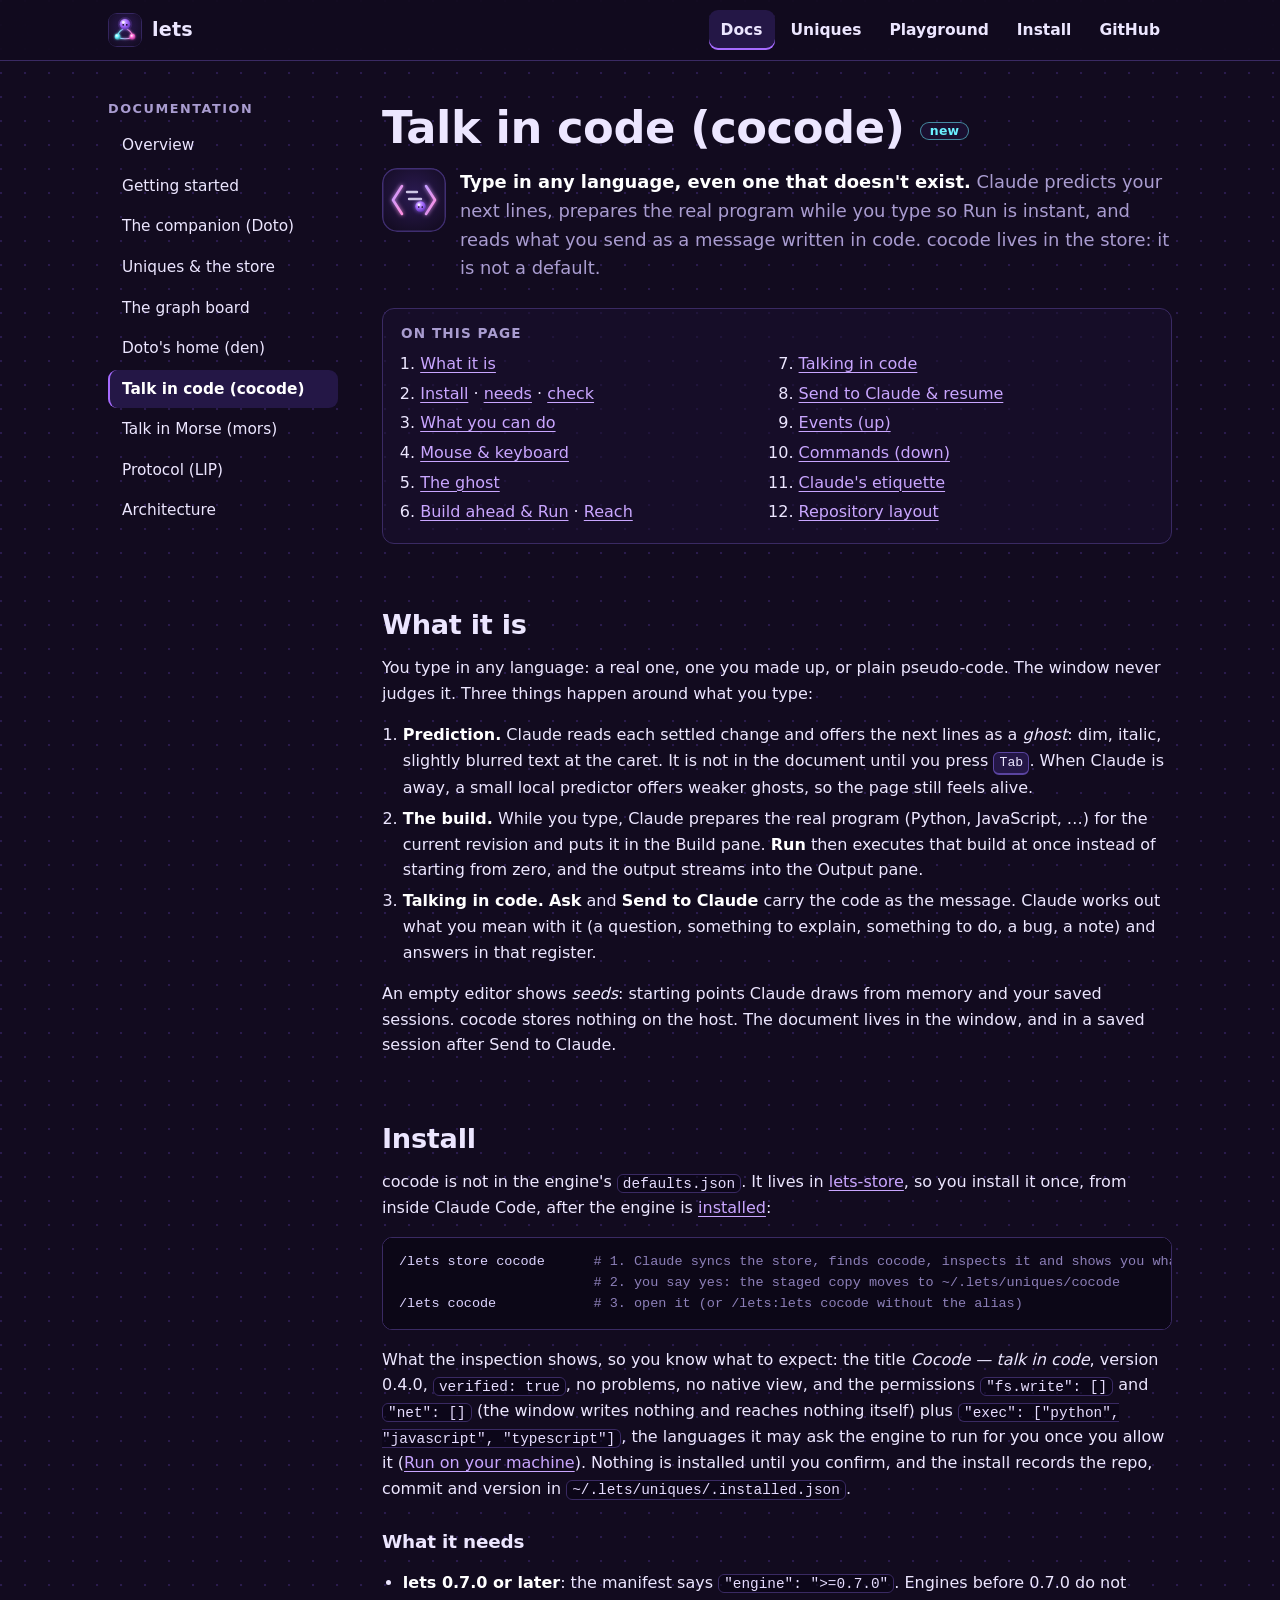
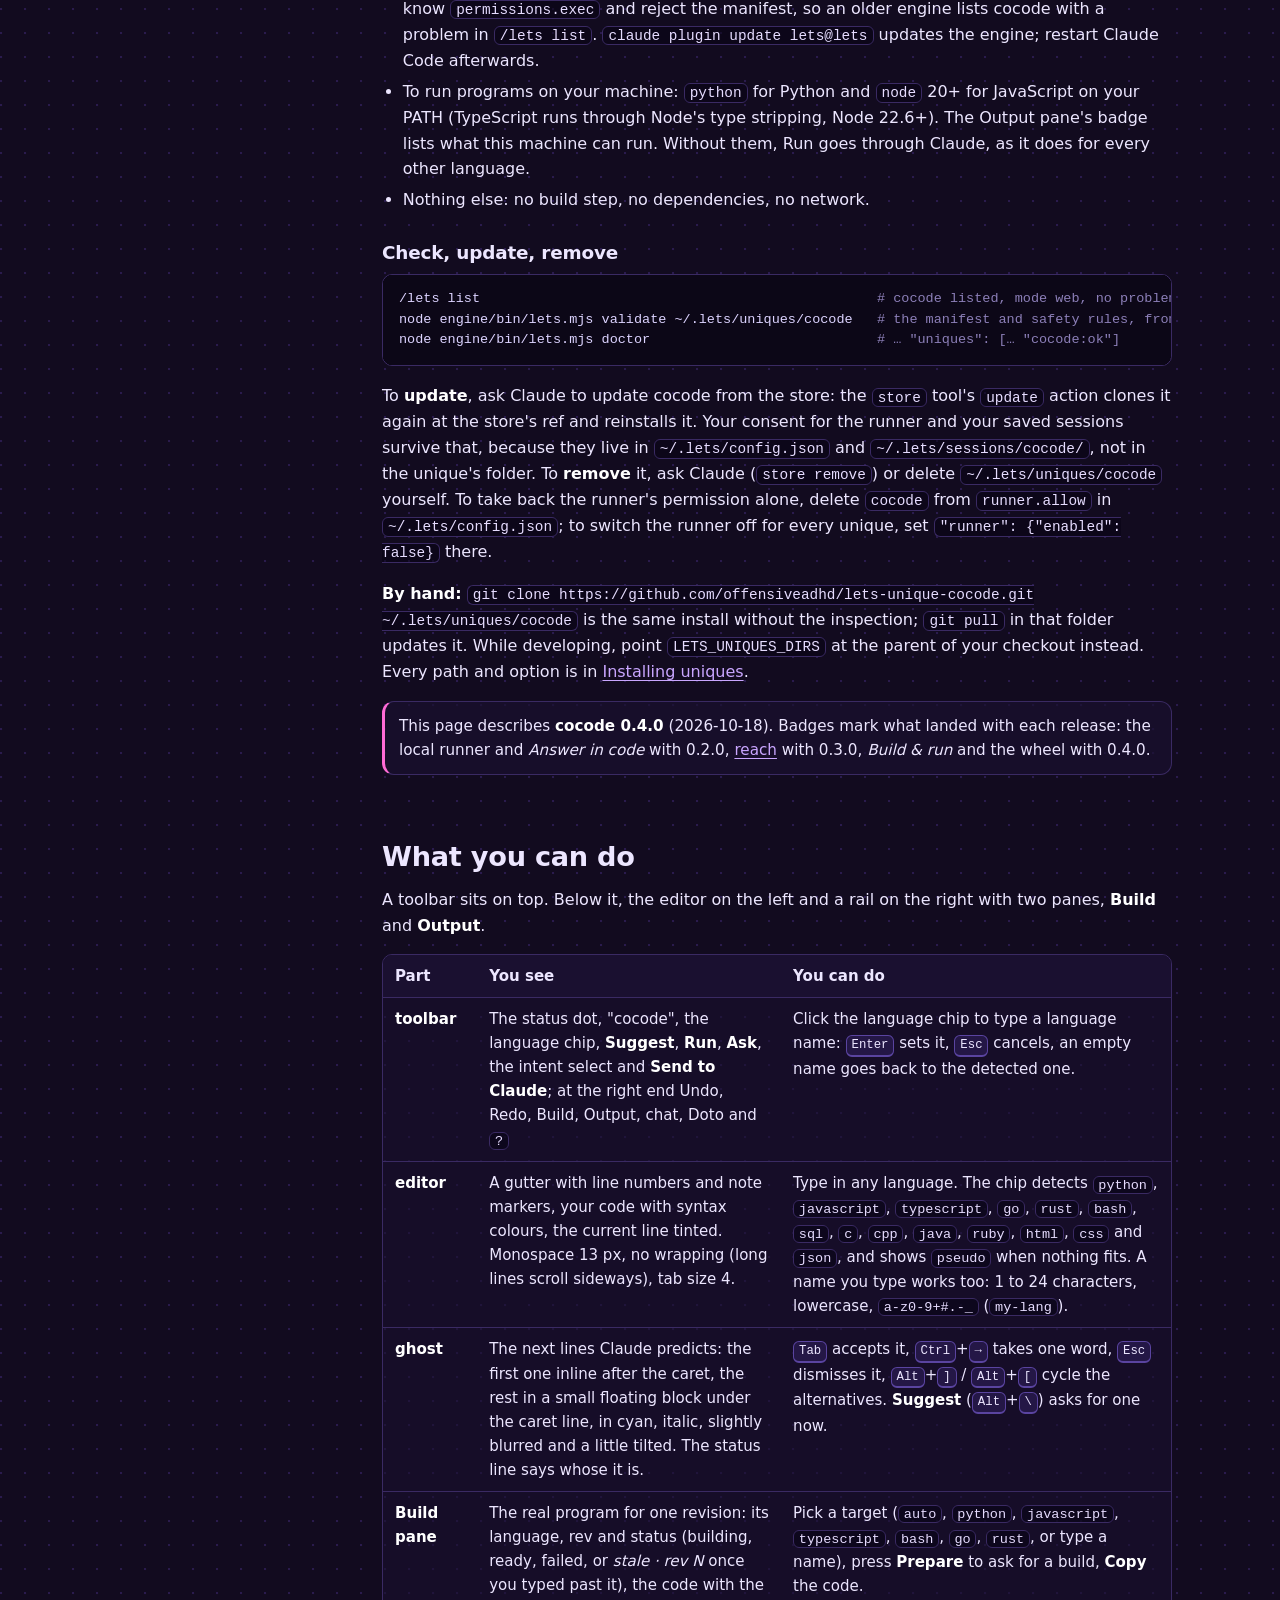
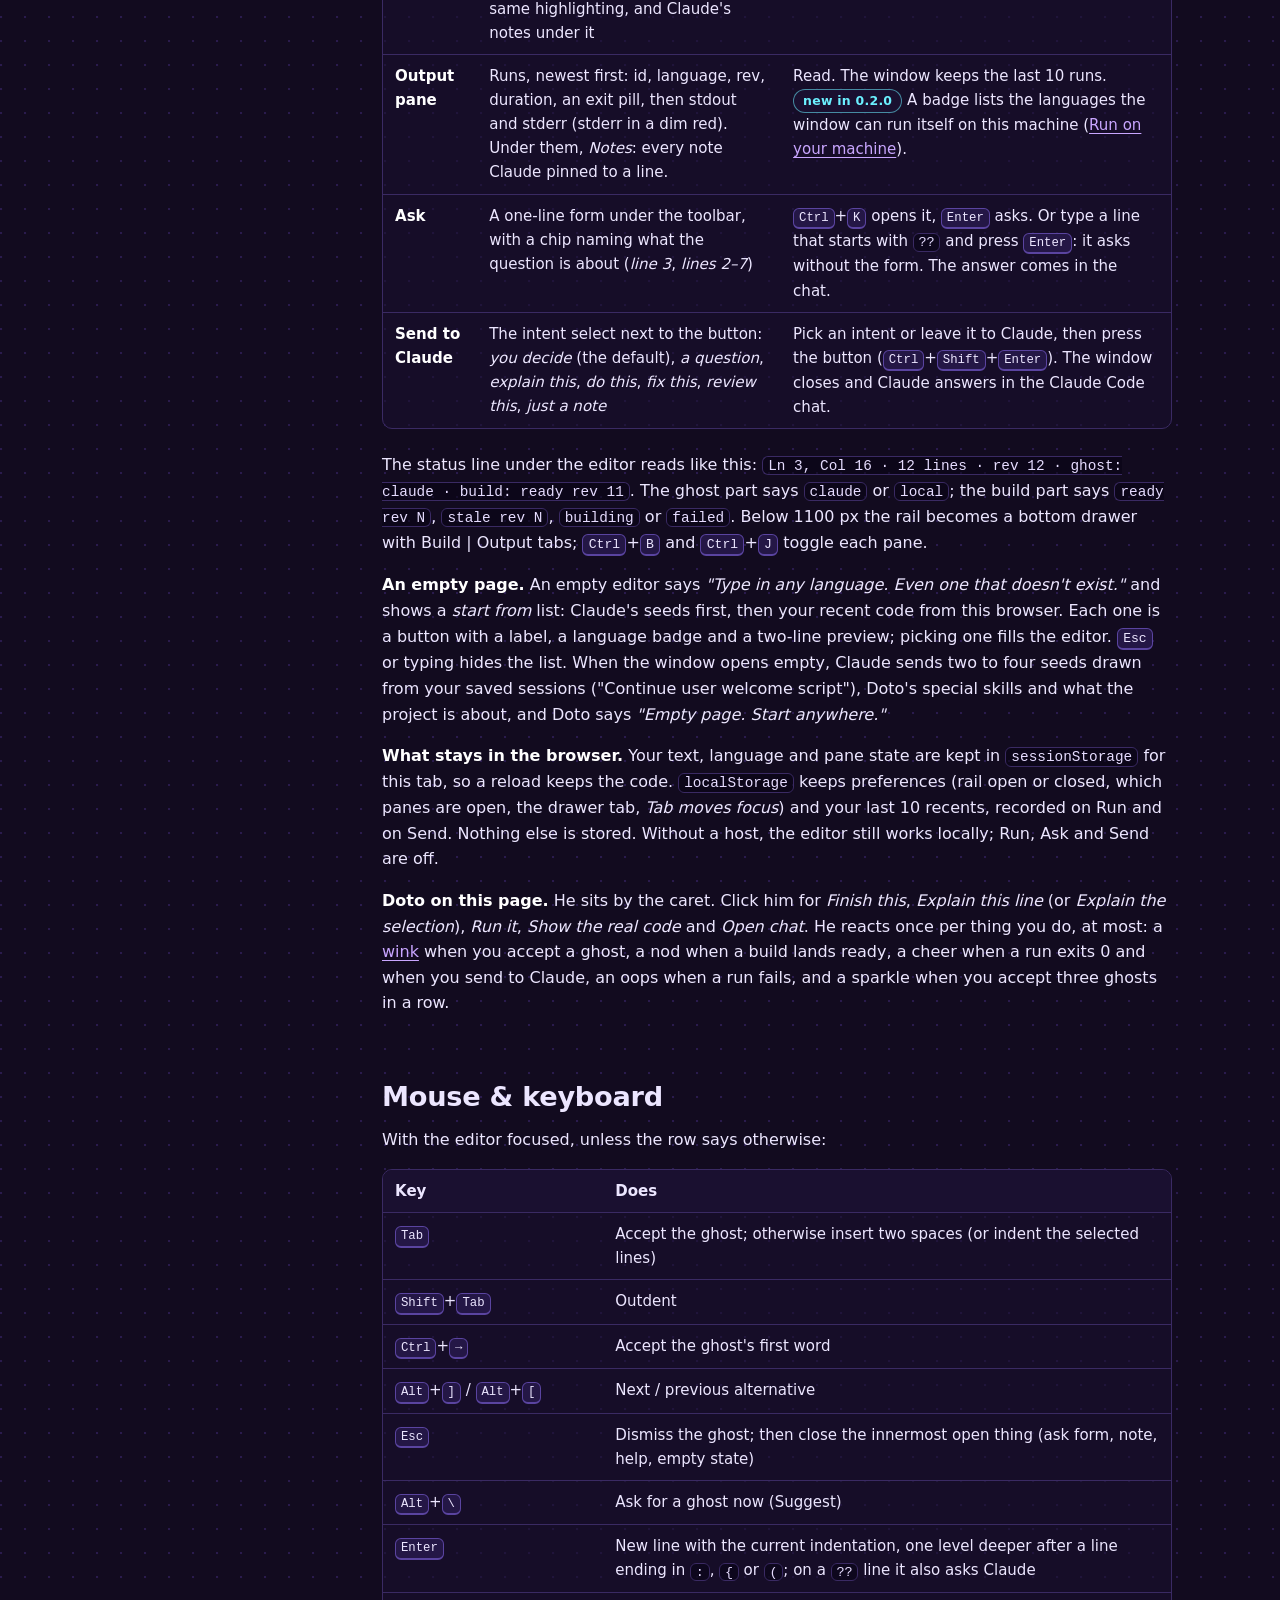
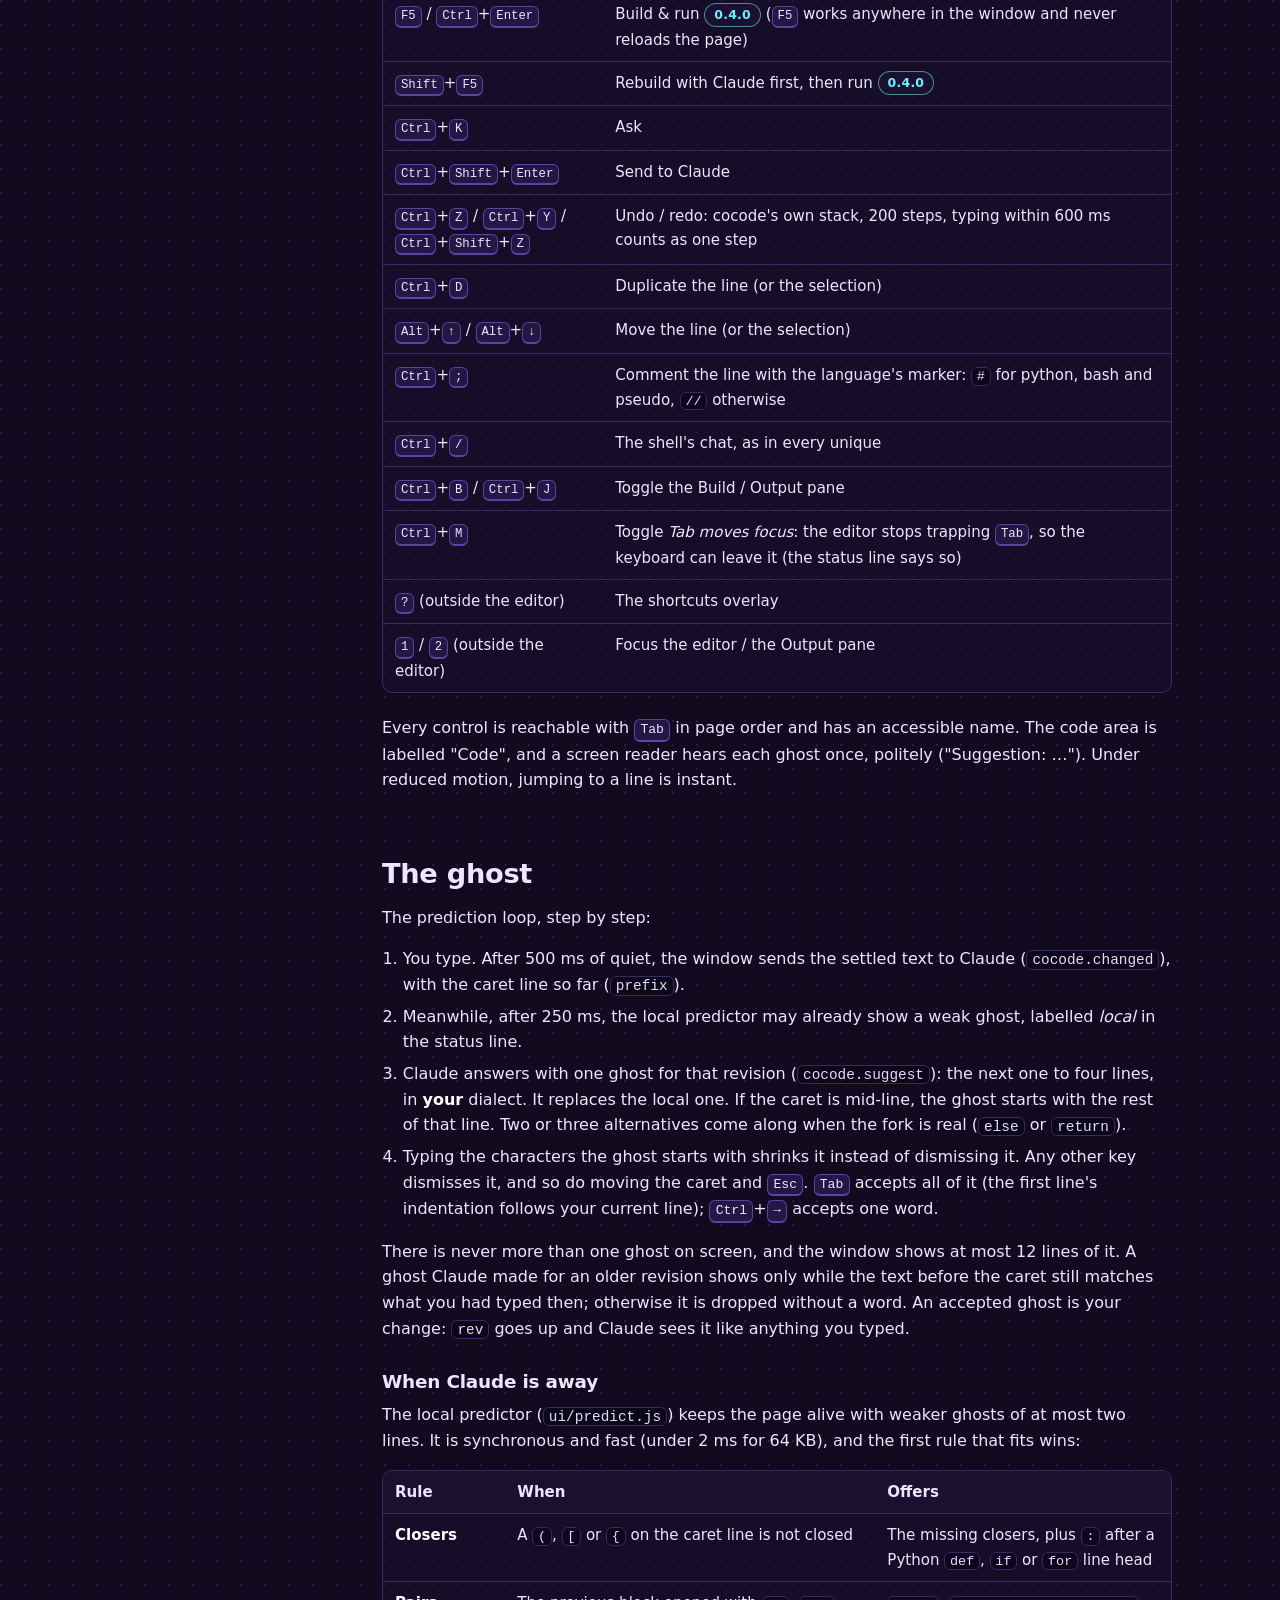
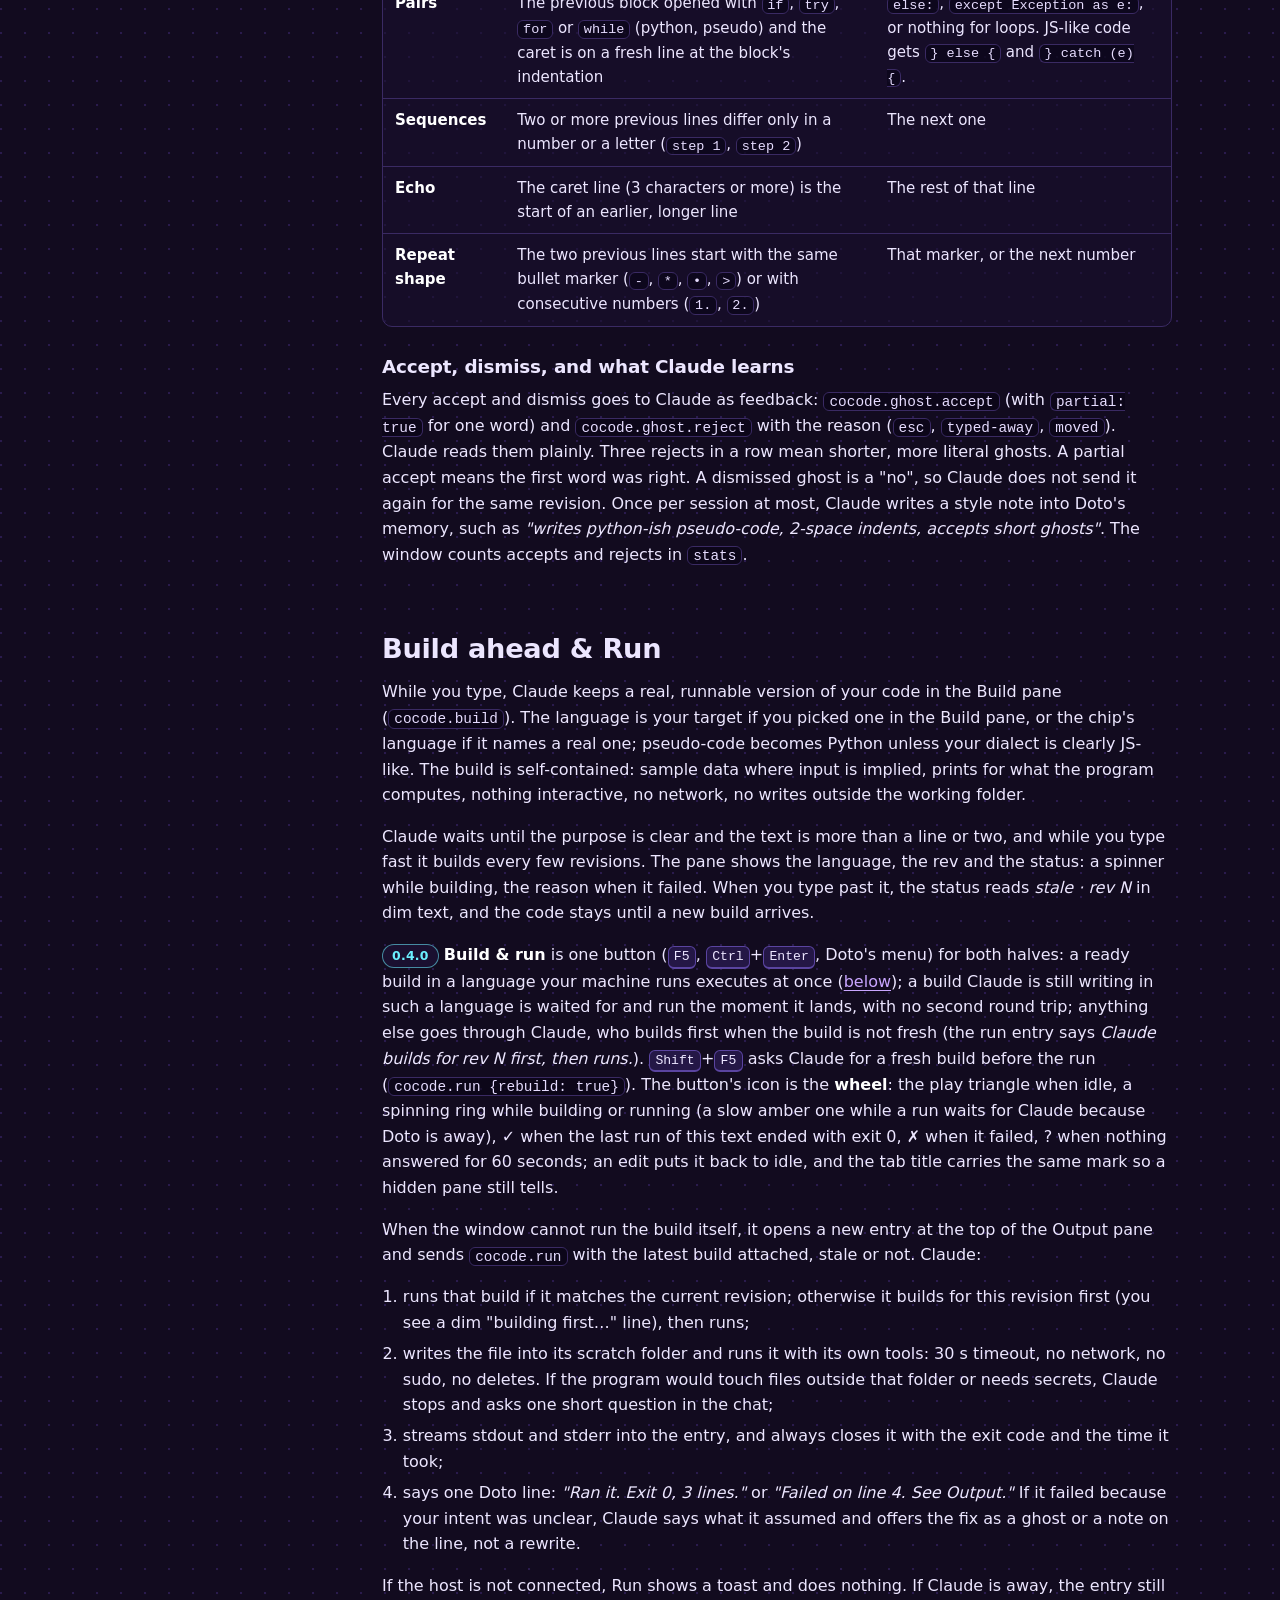
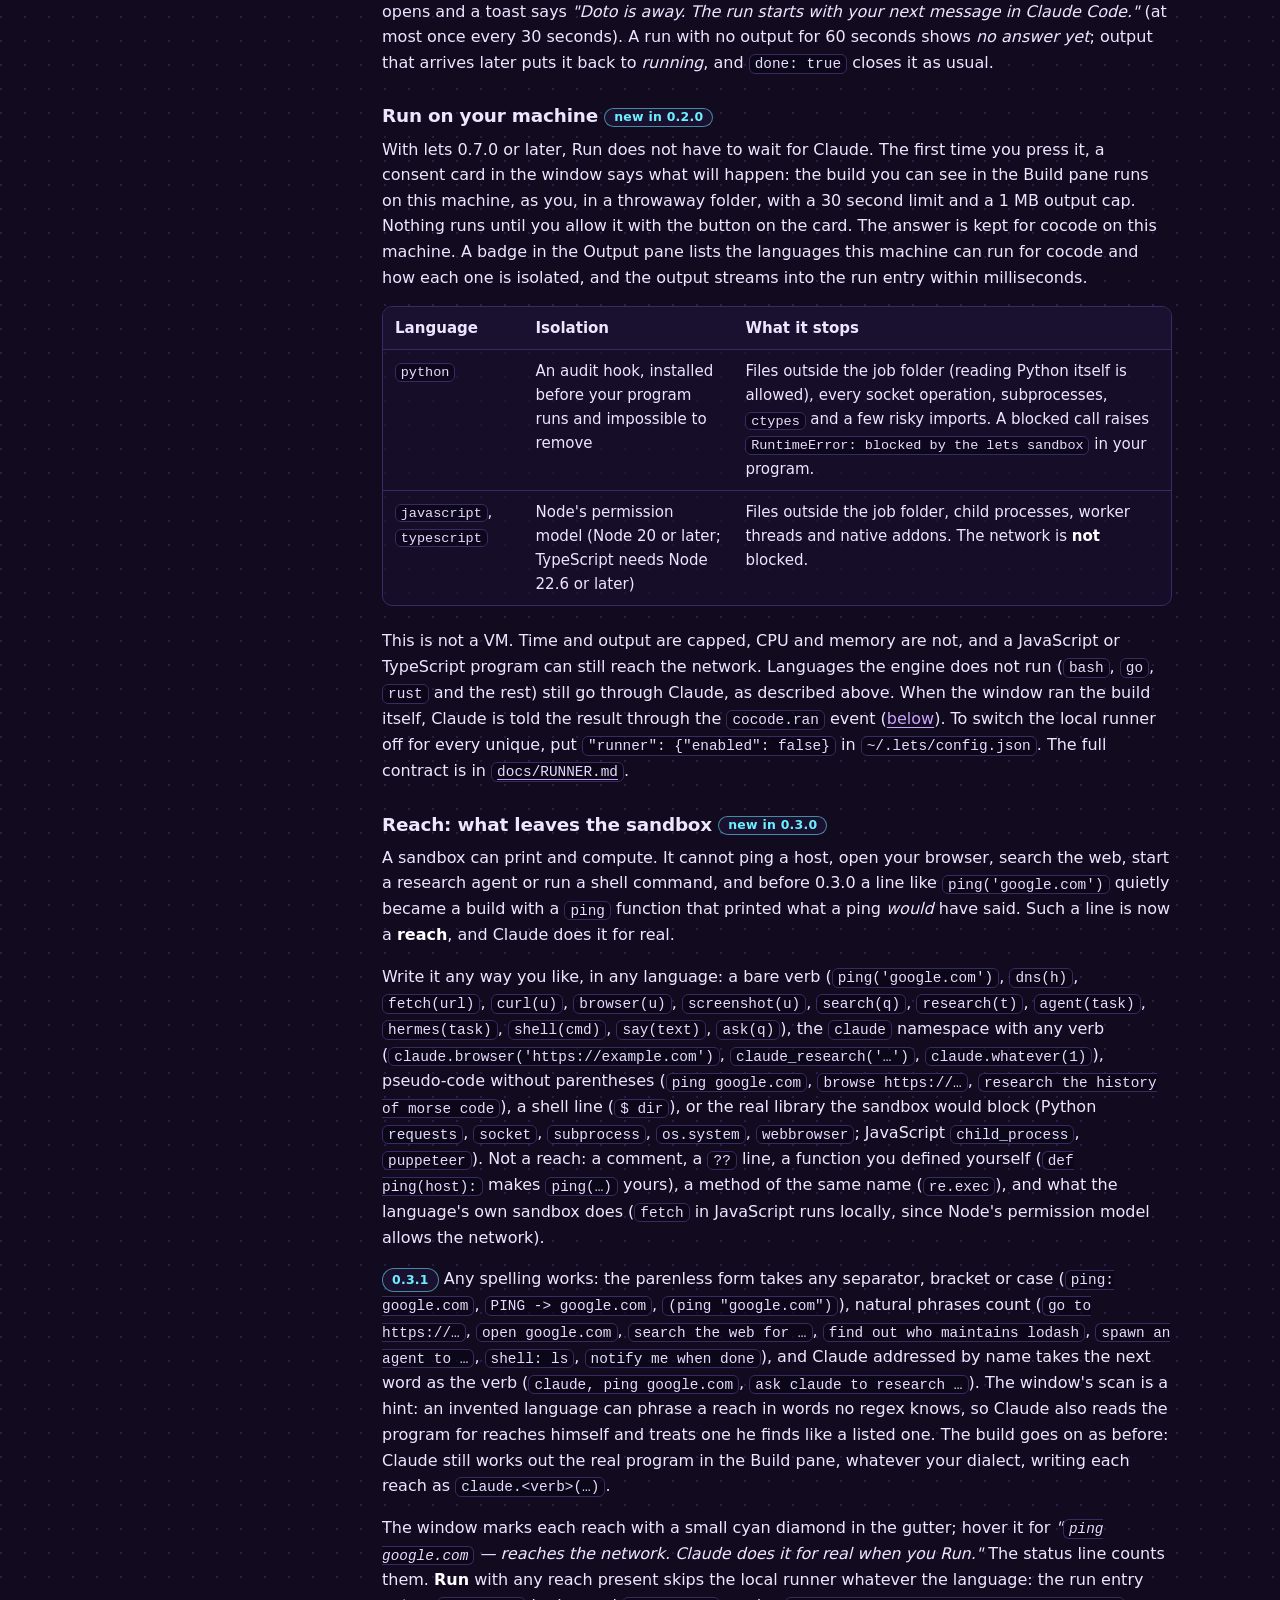
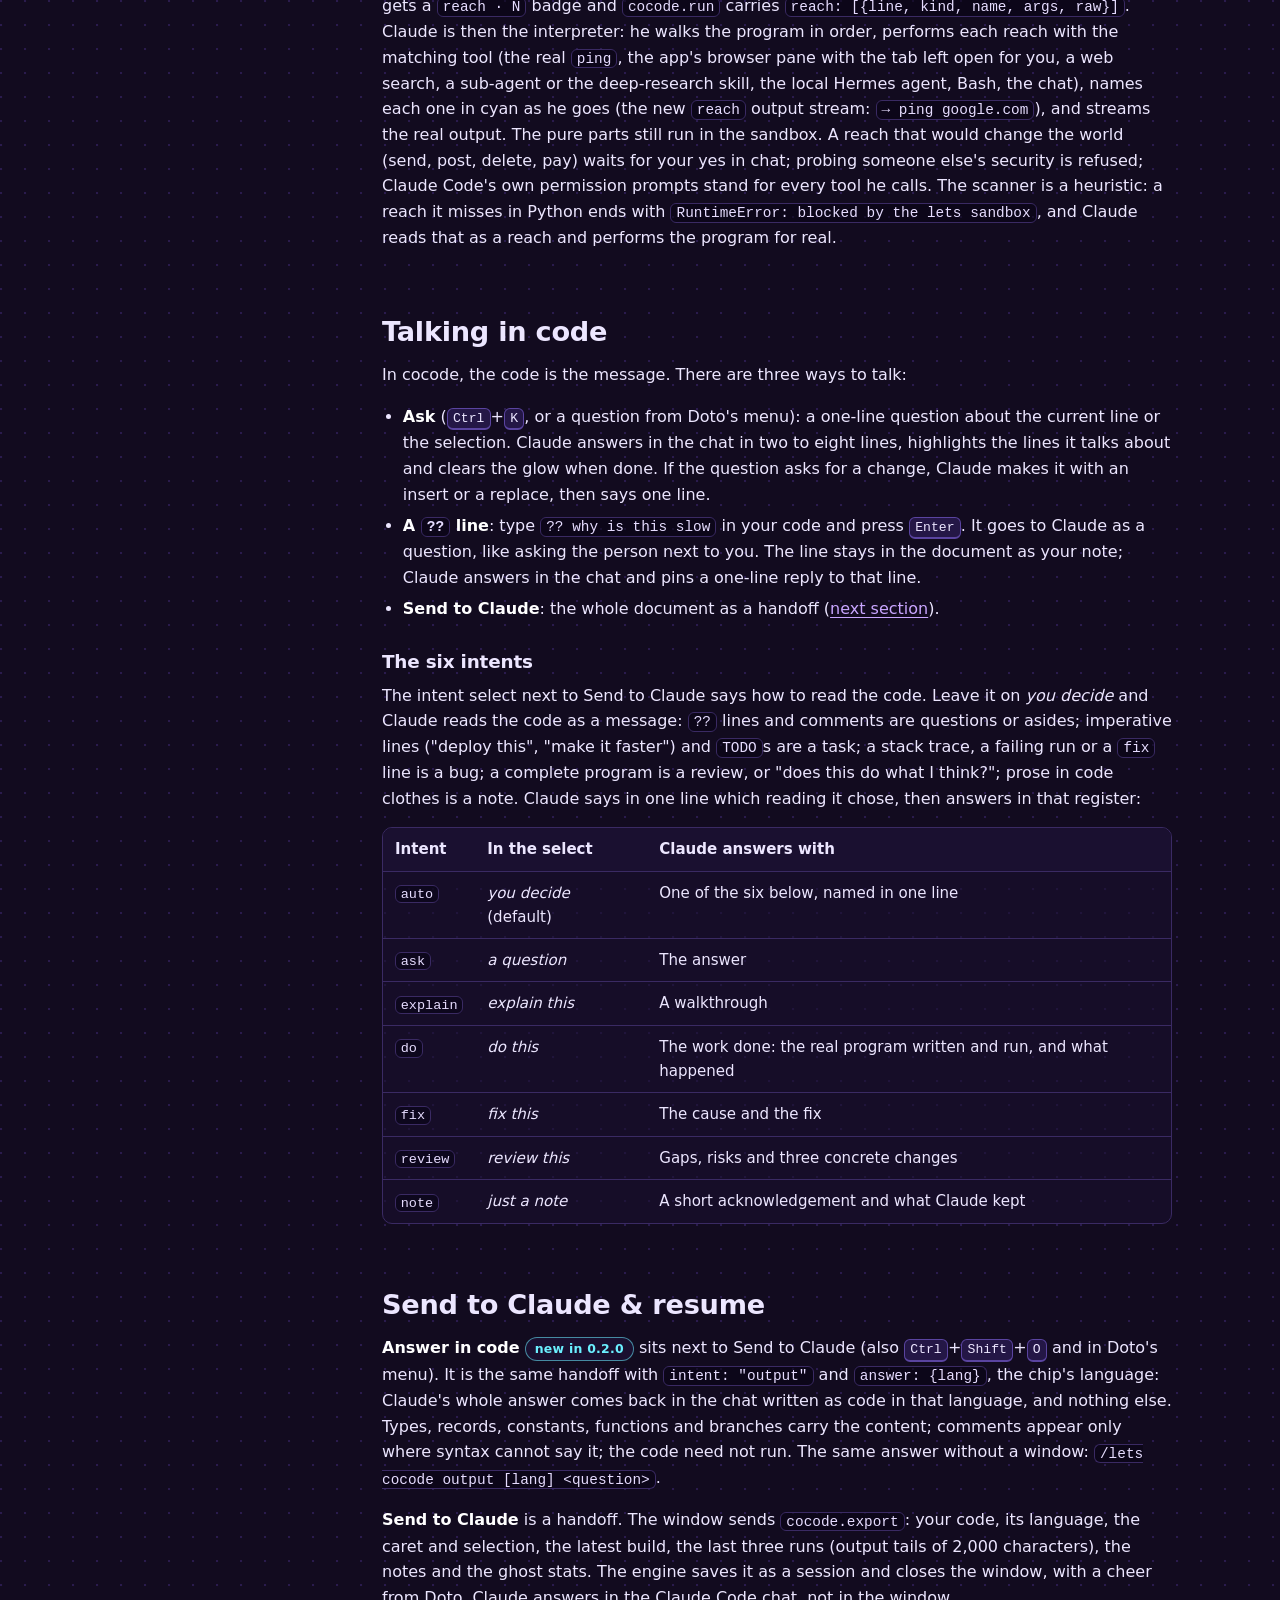
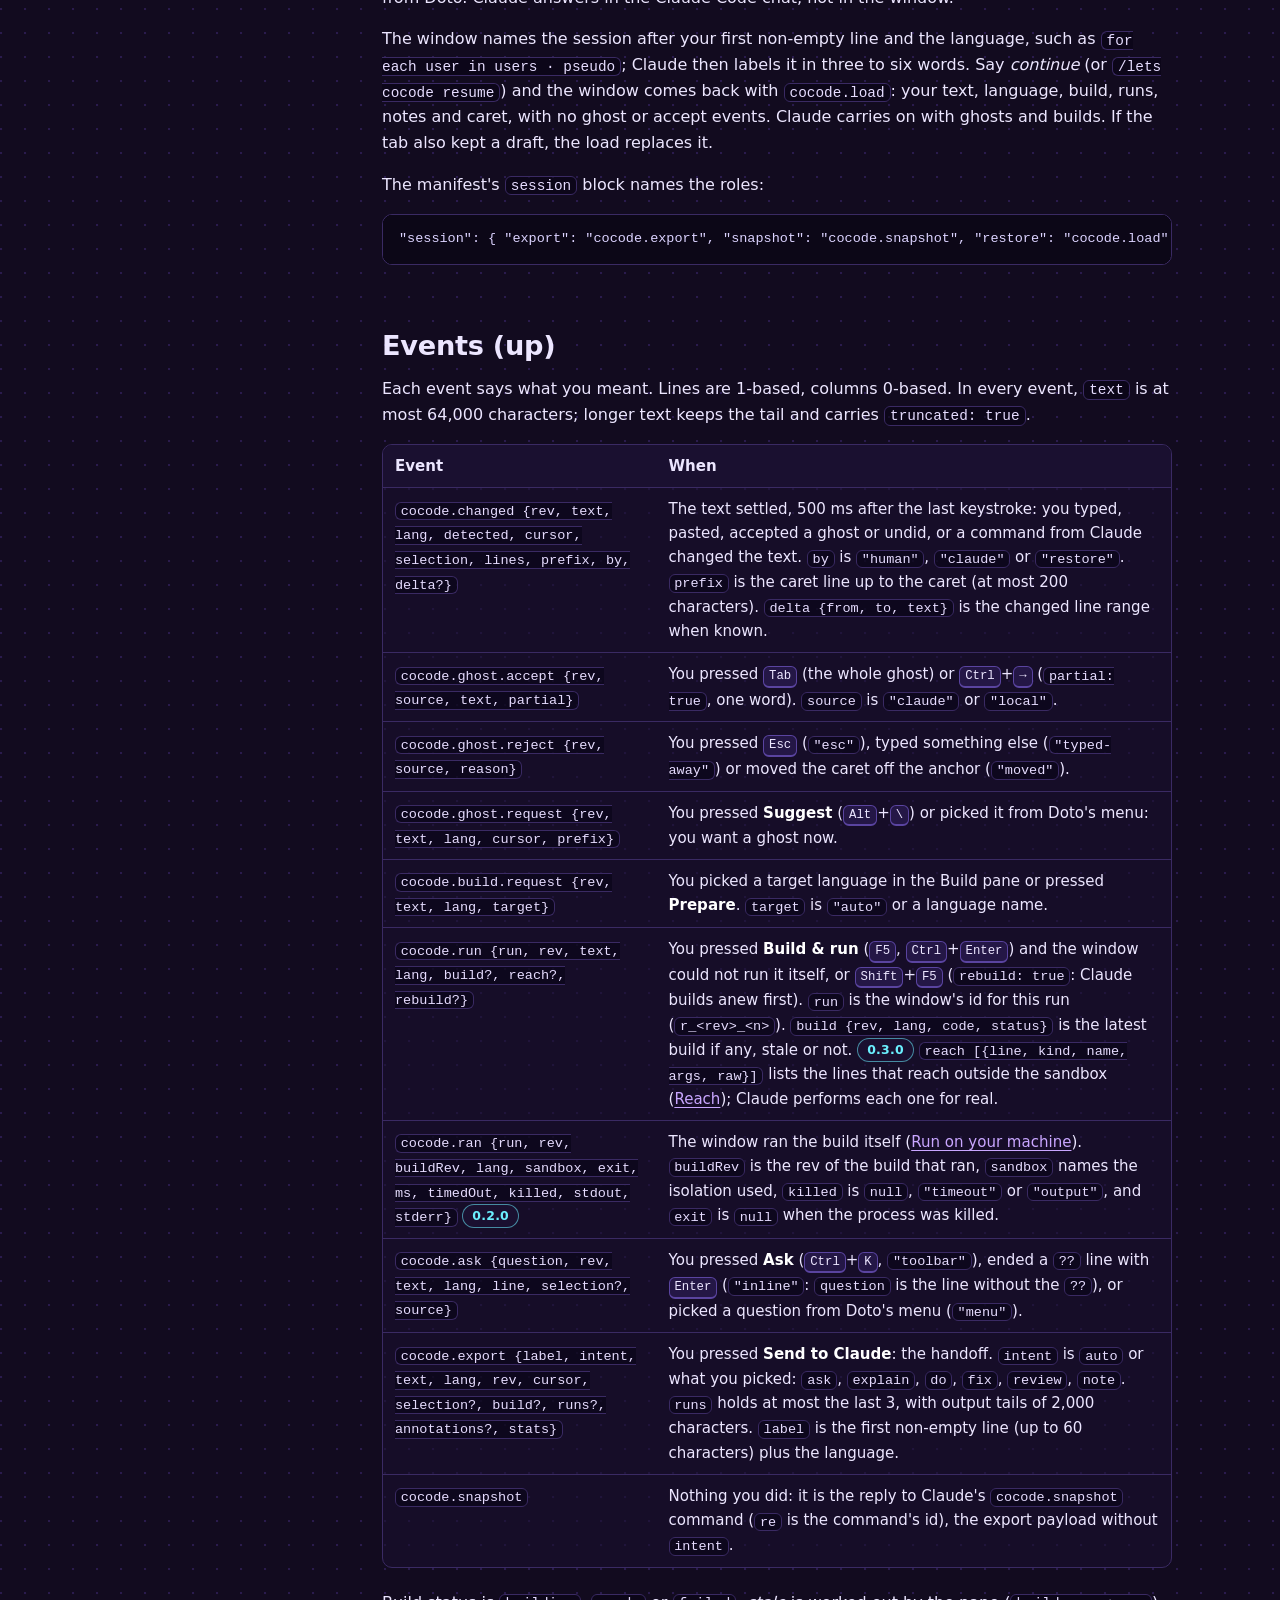
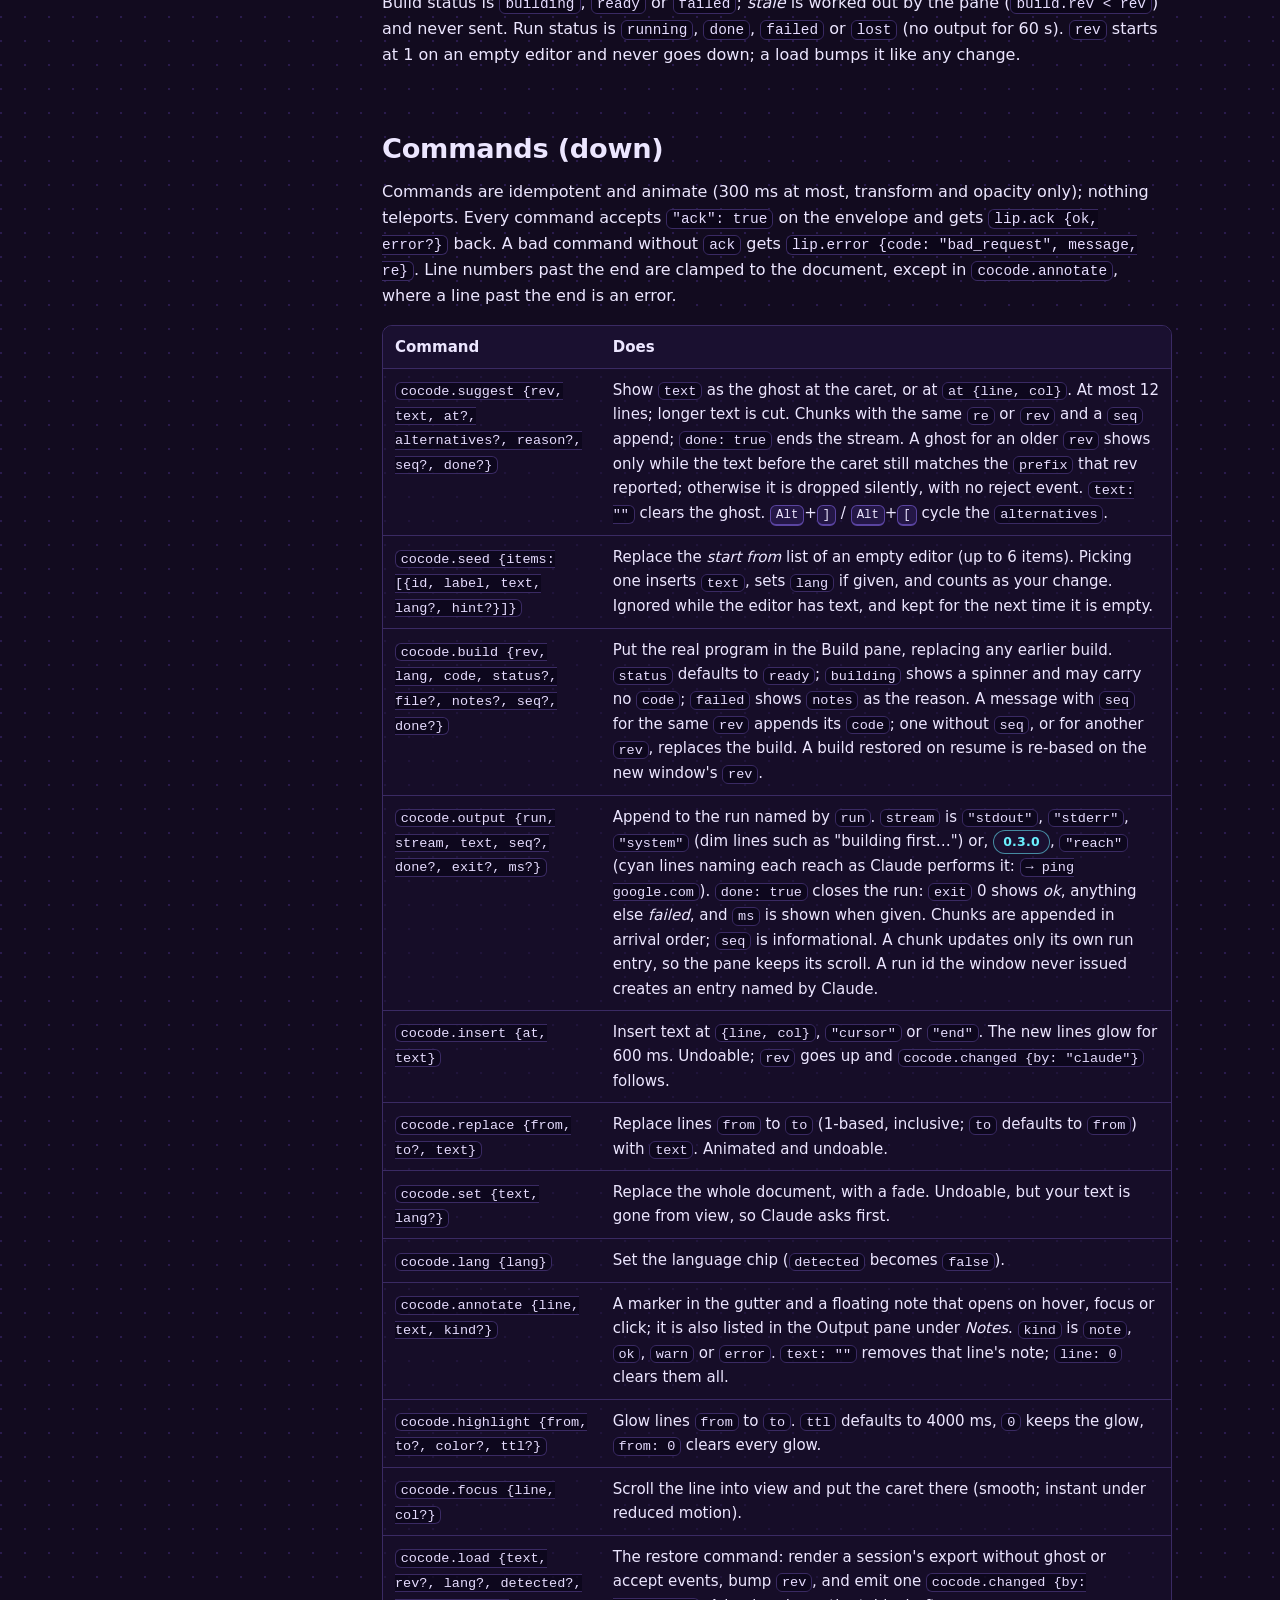
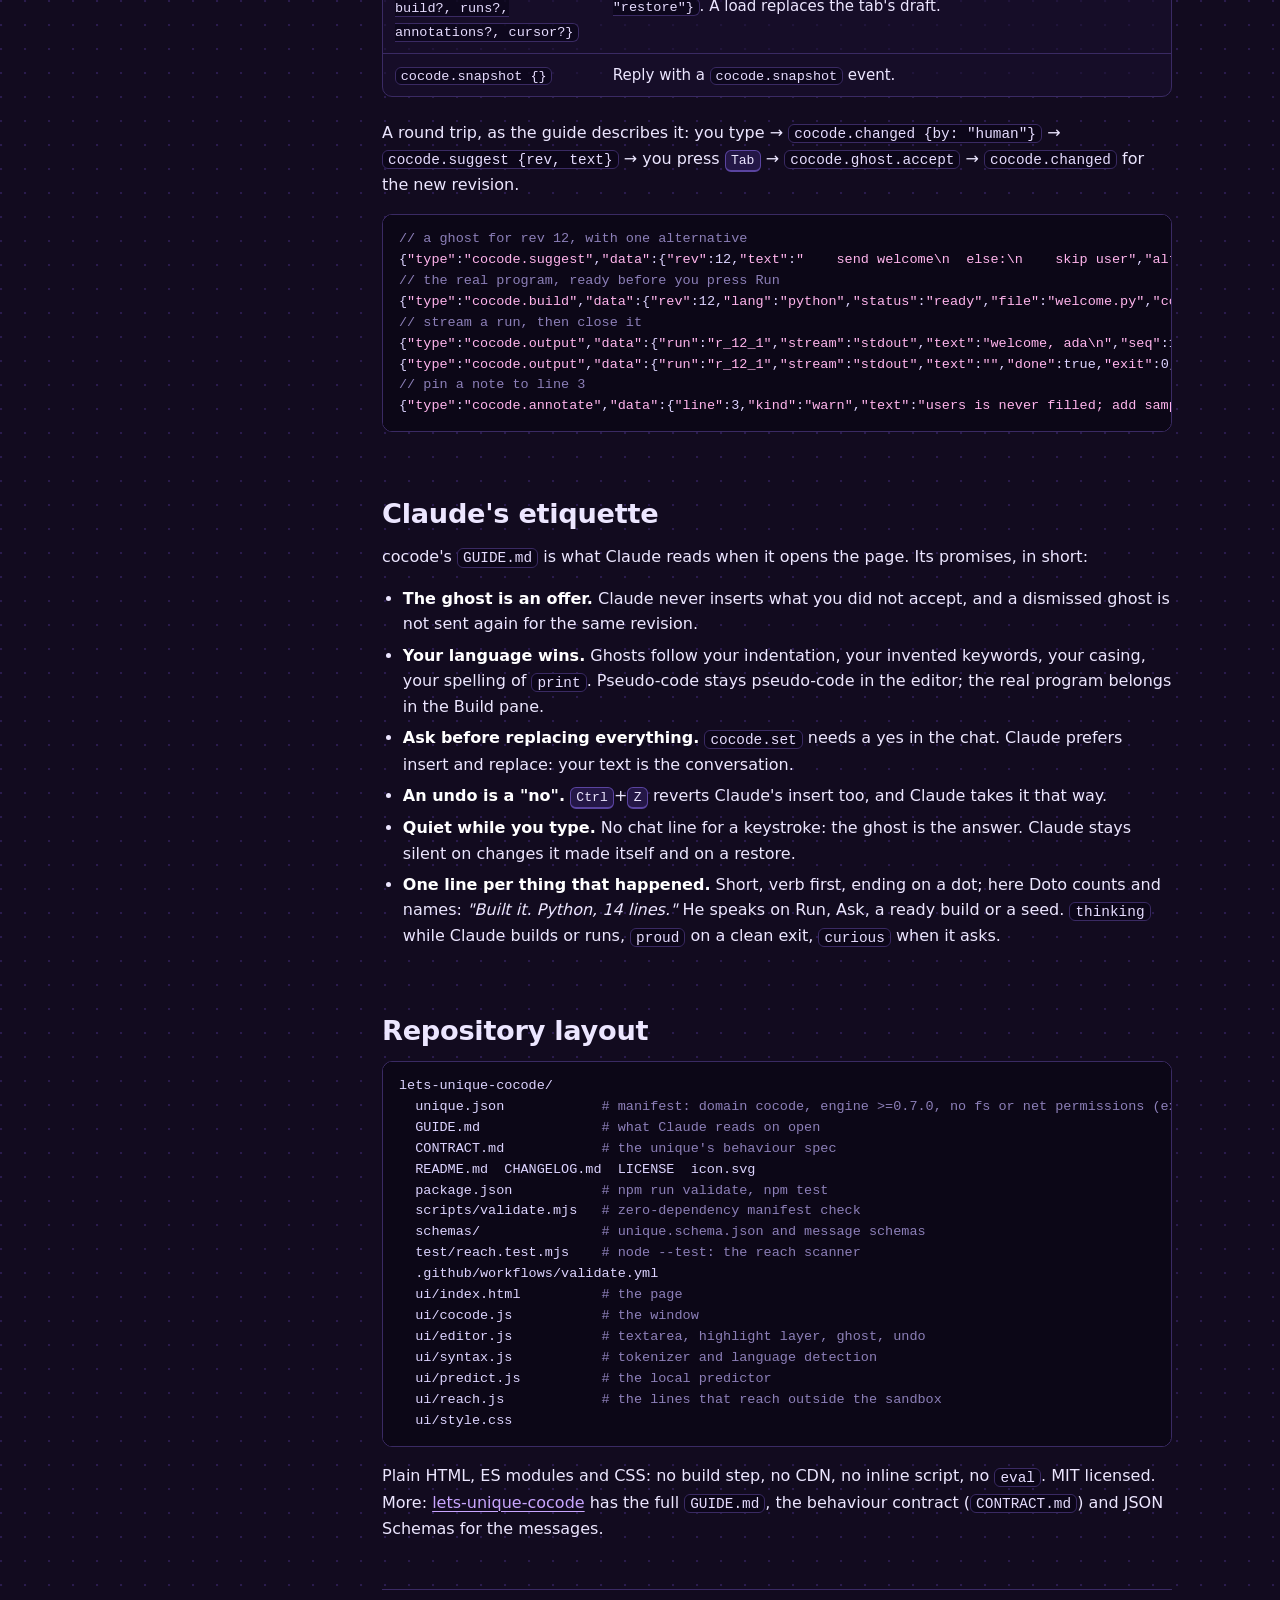
<file: docs/cocode.html>
<!doctype html>
<html lang="en">
<head>
  <meta charset="utf-8">
  <meta name="viewport" content="width=device-width, initial-scale=1">
  <title>Talk in code (cocode) · lets</title>
  <meta name="description" content="The cocode unique: an editor for any language, even one that doesn't exist. Claude predicts your next lines as a ghost you accept with Tab, prepares the real program in the background so Run is instant, and reads what you send as a question, a task or a note.">
  <meta name="theme-color" content="#120b1f">
  <link rel="icon" href="../assets/logo.svg" type="image/svg+xml">
  <link rel="stylesheet" href="../css/site.css">
  <script type="module" src="../js/site.js"></script>
</head>
<body>
<a class="skip-link" href="#main">Skip to content</a>
<header class="site-header">
  <div class="wrap">
    <a class="brand" href="../index.html"><img src="../assets/logo.svg" alt="" width="34" height="34">lets</a>
    <button class="btn btn-sm nav-toggle" type="button" aria-expanded="false" aria-controls="site-nav">Menu</button>
    <nav class="site-nav" id="site-nav" aria-label="Main">
      <ul>
        <li><a href="../docs/index.html" aria-current="page">Docs</a></li>
        <li><a href="../uniques.html">Uniques</a></li>
        <li><a href="../playground.html">Playground</a></li>
        <li><a href="../index.html#install">Install</a></li>
        <li><a href="https://github.com/offensiveadhd/lets">GitHub</a></li>
      </ul>
    </nav>
  </div>
</header>

<div class="wrap docs-layout">
  <aside class="docs-side" aria-label="Documentation">
    <button class="btn btn-sm docs-nav-toggle" type="button" aria-expanded="false" aria-controls="docs-nav">Docs pages <span aria-hidden="true">▾</span></button>
    <h2>Documentation</h2>
    <nav class="docs-nav" id="docs-nav" aria-label="Docs pages">
      <ul>
        <li><a href="./index.html">Overview</a></li>
        <li><a href="./getting-started.html">Getting started</a></li>
        <li><a href="./companion.html">The companion (Doto)</a></li>
        <li><a href="./uniques.html">Uniques &amp; the store</a></li>
        <li><a href="./graph.html">The graph board</a></li>
        <li><a href="./den.html">Doto's home (den)</a></li>
        <li><a href="./cocode.html" aria-current="page">Talk in code (cocode)</a></li>
        <li><a href="./mors.html">Talk in Morse (mors)</a></li>
        <li><a href="./protocol.html">Protocol (LIP)</a></li>
        <li><a href="./architecture.html">Architecture</a></li>
      </ul>
    </nav>
  </aside>
  <main id="main" class="doc">
<h1>Talk in code (cocode) <span class="badge badge-new">new</span></h1>
<div class="unique-card" style="margin-bottom:1.6em">
  <img src="../assets/cocode-icon.svg" width="64" height="64" alt="The cocode icon: two angle brackets around two written lines and a dim, blurred cyan ghost line, with Doto, a small violet dot, at the caret.">
  <div class="body">
    <p class="lead" style="margin:0"><strong>Type in any language, even one that doesn't exist.</strong> Claude predicts your next lines, prepares the real program while you type so Run is instant, and reads what you send as a message written in code. cocode lives in the store: it is not a default.</p>
  </div>
</div>

<nav class="toc" aria-label="On this page">
  <strong>On this page</strong>
  <ol>
    <li><a href="#what">What it is</a></li>
    <li><a href="#install">Install</a> · <a href="#install-needs">needs</a> · <a href="#install-check">check</a></li>
    <li><a href="#do">What you can do</a></li>
    <li><a href="#keys">Mouse &amp; keyboard</a></li>
    <li><a href="#ghost">The ghost</a></li>
    <li><a href="#build">Build ahead &amp; Run</a> · <a href="#reach">Reach</a></li>
    <li><a href="#talk">Talking in code</a></li>
    <li><a href="#handoff">Send to Claude &amp; resume</a></li>
    <li><a href="#events">Events (up)</a></li>
    <li><a href="#commands">Commands (down)</a></li>
    <li><a href="#etiquette">Claude's etiquette</a></li>
    <li><a href="#layout">Repository layout</a></li>
  </ol>
</nav>

<h2 id="what">What it is</h2>
<p>You type in any language: a real one, one you made up, or plain pseudo-code. The window never judges it. Three things happen around what you type:</p>
<ol>
  <li><strong>Prediction.</strong> Claude reads each settled change and offers the next lines as a <em>ghost</em>: dim, italic, slightly blurred text at the caret. It is not in the document until you press <kbd>Tab</kbd>. When Claude is away, a small local predictor offers weaker ghosts, so the page still feels alive.</li>
  <li><strong>The build.</strong> While you type, Claude prepares the real program (Python, JavaScript, …) for the current revision and puts it in the Build pane. <strong>Run</strong> then executes that build at once instead of starting from zero, and the output streams into the Output pane.</li>
  <li><strong>Talking in code.</strong> <strong>Ask</strong> and <strong>Send to Claude</strong> carry the code as the message. Claude works out what you mean with it (a question, something to explain, something to do, a bug, a note) and answers in that register.</li>
</ol>
<p>An empty editor shows <em>seeds</em>: starting points Claude draws from memory and your saved sessions. cocode stores nothing on the host. The document lives in the window, and in a saved session after Send to Claude.</p>

<h2 id="install">Install</h2>
<p>cocode is not in the engine's <code>defaults.json</code>. It lives in <a href="https://github.com/offensiveadhd/lets-store">lets-store</a>, so you install it once, from inside Claude Code, after the engine is <a href="./getting-started.html#agent">installed</a>:</p>
<pre><code>/lets store cocode      <span class="c"># 1. Claude syncs the store, finds cocode, inspects it and shows you what it found</span>
                        <span class="c"># 2. you say yes: the staged copy moves to ~/.lets/uniques/cocode</span>
/lets cocode            <span class="c"># 3. open it (or /lets:lets cocode without the alias)</span></code></pre>
<p>What the inspection shows, so you know what to expect: the title <em>Cocode — talk in code</em>, version 0.4.0, <code>verified: true</code>, no problems, no native view, and the permissions <code>"fs.write": []</code> and <code>"net": []</code> (the window writes nothing and reaches nothing itself) plus <code>"exec": ["python", "javascript", "typescript"]</code>, the languages it may ask the engine to run for you once you allow it (<a href="#local-run">Run on your machine</a>). Nothing is installed until you confirm, and the install records the repo, commit and version in <code>~/.lets/uniques/.installed.json</code>.</p>

<h3 id="install-needs">What it needs</h3>
<ul>
  <li><strong>lets 0.7.0 or later</strong>: the manifest says <code>"engine": "&gt;=0.7.0"</code>. Engines before 0.7.0 do not know <code>permissions.exec</code> and reject the manifest, so an older engine lists cocode with a problem in <code>/lets list</code>. <code>claude plugin update lets@lets</code> updates the engine; restart Claude Code afterwards.</li>
  <li>To run programs on your machine: <code>python</code> for Python and <code>node</code> 20+ for JavaScript on your PATH (TypeScript runs through Node's type stripping, Node 22.6+). The Output pane's badge lists what this machine can run. Without them, Run goes through Claude, as it does for every other language.</li>
  <li>Nothing else: no build step, no dependencies, no network.</li>
</ul>

<h3 id="install-check">Check, update, remove</h3>
<pre><code>/lets list                                                 <span class="c"># cocode listed, mode web, no problems</span>
node engine/bin/lets.mjs validate ~/.lets/uniques/cocode   <span class="c"># the manifest and safety rules, from the lets checkout</span>
node engine/bin/lets.mjs doctor                            <span class="c"># … "uniques": [… "cocode:ok"]</span></code></pre>
<p>To <strong>update</strong>, ask Claude to update cocode from the store: the <code>store</code> tool's <code>update</code> action clones it again at the store's ref and reinstalls it. Your consent for the runner and your saved sessions survive that, because they live in <code>~/.lets/config.json</code> and <code>~/.lets/sessions/cocode/</code>, not in the unique's folder. To <strong>remove</strong> it, ask Claude (<code>store remove</code>) or delete <code>~/.lets/uniques/cocode</code> yourself. To take back the runner's permission alone, delete <code>cocode</code> from <code>runner.allow</code> in <code>~/.lets/config.json</code>; to switch the runner off for every unique, set <code>"runner": {"enabled": false}</code> there.</p>
<p><strong>By hand:</strong> <code>git clone https://github.com/offensiveadhd/lets-unique-cocode.git ~/.lets/uniques/cocode</code> is the same install without the inspection; <code>git pull</code> in that folder updates it. While developing, point <code>LETS_UNIQUES_DIRS</code> at the parent of your checkout instead. Every path and option is in <a href="./getting-started.html#uniques">Installing uniques</a>.</p>
<p class="note note-new">This page describes <strong>cocode 0.4.0</strong> (2026-10-18). Badges mark what landed with each release: the local runner and <em>Answer in code</em> with 0.2.0, <a href="#reach">reach</a> with 0.3.0, <em>Build &amp; run</em> and the wheel with 0.4.0.</p>

<h2 id="do">What you can do</h2>
<p>A toolbar sits on top. Below it, the editor on the left and a rail on the right with two panes, <strong>Build</strong> and <strong>Output</strong>.</p>
<div class="table-wrap">
  <table>
    <thead><tr><th scope="col">Part</th><th scope="col">You see</th><th scope="col">You can do</th></tr></thead>
    <tbody>
      <tr><td><strong>toolbar</strong></td><td>The status dot, "cocode", the language chip, <strong>Suggest</strong>, <strong>Run</strong>, <strong>Ask</strong>, the intent select and <strong>Send to Claude</strong>; at the right end Undo, Redo, Build, Output, chat, Doto and <code>?</code></td><td>Click the language chip to type a language name: <kbd>Enter</kbd> sets it, <kbd>Esc</kbd> cancels, an empty name goes back to the detected one.</td></tr>
      <tr><td><strong>editor</strong></td><td>A gutter with line numbers and note markers, your code with syntax colours, the current line tinted. Monospace 13 px, no wrapping (long lines scroll sideways), tab size 4.</td><td>Type in any language. The chip detects <code>python</code>, <code>javascript</code>, <code>typescript</code>, <code>go</code>, <code>rust</code>, <code>bash</code>, <code>sql</code>, <code>c</code>, <code>cpp</code>, <code>java</code>, <code>ruby</code>, <code>html</code>, <code>css</code> and <code>json</code>, and shows <code>pseudo</code> when nothing fits. A name you type works too: 1 to 24 characters, lowercase, <code>a-z0-9+#.-_</code> (<code>my-lang</code>).</td></tr>
      <tr><td><strong>ghost</strong></td><td>The next lines Claude predicts: the first one inline after the caret, the rest in a small floating block under the caret line, in cyan, italic, slightly blurred and a little tilted. The status line says whose it is.</td><td><kbd>Tab</kbd> accepts it, <kbd>Ctrl</kbd>+<kbd>→</kbd> takes one word, <kbd>Esc</kbd> dismisses it, <kbd>Alt</kbd>+<kbd>]</kbd> / <kbd>Alt</kbd>+<kbd>[</kbd> cycle the alternatives. <strong>Suggest</strong> (<kbd>Alt</kbd>+<kbd>\</kbd>) asks for one now.</td></tr>
      <tr><td><strong>Build pane</strong></td><td>The real program for one revision: its language, rev and status (building, ready, failed, or <em>stale · rev N</em> once you typed past it), the code with the same highlighting, and Claude's notes under it</td><td>Pick a target (<code>auto</code>, <code>python</code>, <code>javascript</code>, <code>typescript</code>, <code>bash</code>, <code>go</code>, <code>rust</code>, or type a name), press <strong>Prepare</strong> to ask for a build, <strong>Copy</strong> the code.</td></tr>
      <tr><td><strong>Output pane</strong></td><td>Runs, newest first: id, language, rev, duration, an exit pill, then stdout and stderr (stderr in a dim red). Under them, <em>Notes</em>: every note Claude pinned to a line.</td><td>Read. The window keeps the last 10 runs. <span class="badge badge-new">new in 0.2.0</span> A badge lists the languages the window can run itself on this machine (<a href="#local-run">Run on your machine</a>).</td></tr>
      <tr><td><strong>Ask</strong></td><td>A one-line form under the toolbar, with a chip naming what the question is about (<em>line 3</em>, <em>lines 2–7</em>)</td><td><kbd>Ctrl</kbd>+<kbd>K</kbd> opens it, <kbd>Enter</kbd> asks. Or type a line that starts with <code>??</code> and press <kbd>Enter</kbd>: it asks without the form. The answer comes in the chat.</td></tr>
      <tr><td><strong>Send to Claude</strong></td><td>The intent select next to the button: <em>you decide</em> (the default), <em>a question</em>, <em>explain this</em>, <em>do this</em>, <em>fix this</em>, <em>review this</em>, <em>just a note</em></td><td>Pick an intent or leave it to Claude, then press the button (<kbd>Ctrl</kbd>+<kbd>Shift</kbd>+<kbd>Enter</kbd>). The window closes and Claude answers in the Claude Code chat.</td></tr>
    </tbody>
  </table>
</div>
<p>The status line under the editor reads like this: <code>Ln 3, Col 16 · 12 lines · rev 12 · ghost: claude · build: ready rev 11</code>. The ghost part says <code>claude</code> or <code>local</code>; the build part says <code>ready rev N</code>, <code>stale rev N</code>, <code>building</code> or <code>failed</code>. Below 1100 px the rail becomes a bottom drawer with Build | Output tabs; <kbd>Ctrl</kbd>+<kbd>B</kbd> and <kbd>Ctrl</kbd>+<kbd>J</kbd> toggle each pane.</p>
<p><strong>An empty page.</strong> An empty editor says <em>"Type in any language. Even one that doesn't exist."</em> and shows a <em>start from</em> list: Claude's seeds first, then your recent code from this browser. Each one is a button with a label, a language badge and a two-line preview; picking one fills the editor. <kbd>Esc</kbd> or typing hides the list. When the window opens empty, Claude sends two to four seeds drawn from your saved sessions ("Continue user welcome script"), Doto's special skills and what the project is about, and Doto says <em>"Empty page. Start anywhere."</em></p>
<p><strong>What stays in the browser.</strong> Your text, language and pane state are kept in <code>sessionStorage</code> for this tab, so a reload keeps the code. <code>localStorage</code> keeps preferences (rail open or closed, which panes are open, the drawer tab, <em>Tab moves focus</em>) and your last 10 recents, recorded on Run and on Send. Nothing else is stored. Without a host, the editor still works locally; Run, Ask and Send are off.</p>
<p><strong>Doto on this page.</strong> He sits by the caret. Click him for <em>Finish this</em>, <em>Explain this line</em> (or <em>Explain the selection</em>), <em>Run it</em>, <em>Show the real code</em> and <em>Open chat</em>. He reacts once per thing you do, at most: a <a href="./companion.html#expressions">wink</a> when you accept a ghost, a nod when a build lands ready, a cheer when a run exits 0 and when you send to Claude, an oops when a run fails, and a sparkle when you accept three ghosts in a row.</p>

<h2 id="keys">Mouse &amp; keyboard</h2>
<p>With the editor focused, unless the row says otherwise:</p>
<div class="table-wrap">
  <table>
    <thead><tr><th scope="col">Key</th><th scope="col">Does</th></tr></thead>
    <tbody>
      <tr><td><kbd>Tab</kbd></td><td>Accept the ghost; otherwise insert two spaces (or indent the selected lines)</td></tr>
      <tr><td><kbd>Shift</kbd>+<kbd>Tab</kbd></td><td>Outdent</td></tr>
      <tr><td><kbd>Ctrl</kbd>+<kbd>→</kbd></td><td>Accept the ghost's first word</td></tr>
      <tr><td><kbd>Alt</kbd>+<kbd>]</kbd> / <kbd>Alt</kbd>+<kbd>[</kbd></td><td>Next / previous alternative</td></tr>
      <tr><td><kbd>Esc</kbd></td><td>Dismiss the ghost; then close the innermost open thing (ask form, note, help, empty state)</td></tr>
      <tr><td><kbd>Alt</kbd>+<kbd>\</kbd></td><td>Ask for a ghost now (Suggest)</td></tr>
      <tr><td><kbd>Enter</kbd></td><td>New line with the current indentation, one level deeper after a line ending in <code>:</code>, <code>{</code> or <code>(</code>; on a <code>??</code> line it also asks Claude</td></tr>
      <tr><td><kbd>F5</kbd> / <kbd>Ctrl</kbd>+<kbd>Enter</kbd></td><td>Build &amp; run <span class="badge badge-new">0.4.0</span> (<kbd>F5</kbd> works anywhere in the window and never reloads the page)</td></tr>
      <tr><td><kbd>Shift</kbd>+<kbd>F5</kbd></td><td>Rebuild with Claude first, then run <span class="badge badge-new">0.4.0</span></td></tr>
      <tr><td><kbd>Ctrl</kbd>+<kbd>K</kbd></td><td>Ask</td></tr>
      <tr><td><kbd>Ctrl</kbd>+<kbd>Shift</kbd>+<kbd>Enter</kbd></td><td>Send to Claude</td></tr>
      <tr><td><kbd>Ctrl</kbd>+<kbd>Z</kbd> / <kbd>Ctrl</kbd>+<kbd>Y</kbd> / <kbd>Ctrl</kbd>+<kbd>Shift</kbd>+<kbd>Z</kbd></td><td>Undo / redo: cocode's own stack, 200 steps, typing within 600 ms counts as one step</td></tr>
      <tr><td><kbd>Ctrl</kbd>+<kbd>D</kbd></td><td>Duplicate the line (or the selection)</td></tr>
      <tr><td><kbd>Alt</kbd>+<kbd>↑</kbd> / <kbd>Alt</kbd>+<kbd>↓</kbd></td><td>Move the line (or the selection)</td></tr>
      <tr><td><kbd>Ctrl</kbd>+<kbd>;</kbd></td><td>Comment the line with the language's marker: <code>#</code> for python, bash and pseudo, <code>//</code> otherwise</td></tr>
      <tr><td><kbd>Ctrl</kbd>+<kbd>/</kbd></td><td>The shell's chat, as in every unique</td></tr>
      <tr><td><kbd>Ctrl</kbd>+<kbd>B</kbd> / <kbd>Ctrl</kbd>+<kbd>J</kbd></td><td>Toggle the Build / Output pane</td></tr>
      <tr><td><kbd>Ctrl</kbd>+<kbd>M</kbd></td><td>Toggle <em>Tab moves focus</em>: the editor stops trapping <kbd>Tab</kbd>, so the keyboard can leave it (the status line says so)</td></tr>
      <tr><td><kbd>?</kbd> (outside the editor)</td><td>The shortcuts overlay</td></tr>
      <tr><td><kbd>1</kbd> / <kbd>2</kbd> (outside the editor)</td><td>Focus the editor / the Output pane</td></tr>
    </tbody>
  </table>
</div>
<p>Every control is reachable with <kbd>Tab</kbd> in page order and has an accessible name. The code area is labelled "Code", and a screen reader hears each ghost once, politely ("Suggestion: …"). Under reduced motion, jumping to a line is instant.</p>

<h2 id="ghost">The ghost</h2>
<p>The prediction loop, step by step:</p>
<ol>
  <li>You type. After 500 ms of quiet, the window sends the settled text to Claude (<code>cocode.changed</code>), with the caret line so far (<code>prefix</code>).</li>
  <li>Meanwhile, after 250 ms, the local predictor may already show a weak ghost, labelled <em>local</em> in the status line.</li>
  <li>Claude answers with one ghost for that revision (<code>cocode.suggest</code>): the next one to four lines, in <strong>your</strong> dialect. It replaces the local one. If the caret is mid-line, the ghost starts with the rest of that line. Two or three alternatives come along when the fork is real (<code>else</code> or <code>return</code>).</li>
  <li>Typing the characters the ghost starts with shrinks it instead of dismissing it. Any other key dismisses it, and so do moving the caret and <kbd>Esc</kbd>. <kbd>Tab</kbd> accepts all of it (the first line's indentation follows your current line); <kbd>Ctrl</kbd>+<kbd>→</kbd> accepts one word.</li>
</ol>
<p>There is never more than one ghost on screen, and the window shows at most 12 lines of it. A ghost Claude made for an older revision shows only while the text before the caret still matches what you had typed then; otherwise it is dropped without a word. An accepted ghost is your change: <code>rev</code> goes up and Claude sees it like anything you typed.</p>

<h3 id="local">When Claude is away</h3>
<p>The local predictor (<code>ui/predict.js</code>) keeps the page alive with weaker ghosts of at most two lines. It is synchronous and fast (under 2 ms for 64 KB), and the first rule that fits wins:</p>
<div class="table-wrap">
  <table>
    <thead><tr><th scope="col">Rule</th><th scope="col">When</th><th scope="col">Offers</th></tr></thead>
    <tbody>
      <tr><td><strong>Closers</strong></td><td>A <code>(</code>, <code>[</code> or <code>{</code> on the caret line is not closed</td><td>The missing closers, plus <code>:</code> after a Python <code>def</code>, <code>if</code> or <code>for</code> line head</td></tr>
      <tr><td><strong>Pairs</strong></td><td>The previous block opened with <code>if</code>, <code>try</code>, <code>for</code> or <code>while</code> (python, pseudo) and the caret is on a fresh line at the block's indentation</td><td><code>else:</code>, <code>except Exception as e:</code>, or nothing for loops. JS-like code gets <code>} else {</code> and <code>} catch (e) {</code>.</td></tr>
      <tr><td><strong>Sequences</strong></td><td>Two or more previous lines differ only in a number or a letter (<code>step 1</code>, <code>step 2</code>)</td><td>The next one</td></tr>
      <tr><td><strong>Echo</strong></td><td>The caret line (3 characters or more) is the start of an earlier, longer line</td><td>The rest of that line</td></tr>
      <tr><td><strong>Repeat shape</strong></td><td>The two previous lines start with the same bullet marker (<code>-</code>, <code>*</code>, <code>•</code>, <code>&gt;</code>) or with consecutive numbers (<code>1.</code>, <code>2.</code>)</td><td>That marker, or the next number</td></tr>
    </tbody>
  </table>
</div>

<h3 id="feedback">Accept, dismiss, and what Claude learns</h3>
<p>Every accept and dismiss goes to Claude as feedback: <code>cocode.ghost.accept</code> (with <code>partial: true</code> for one word) and <code>cocode.ghost.reject</code> with the reason (<code>esc</code>, <code>typed-away</code>, <code>moved</code>). Claude reads them plainly. Three rejects in a row mean shorter, more literal ghosts. A partial accept means the first word was right. A dismissed ghost is a "no", so Claude does not send it again for the same revision. Once per session at most, Claude writes a style note into Doto's memory, such as <em>"writes python-ish pseudo-code, 2-space indents, accepts short ghosts"</em>. The window counts accepts and rejects in <code>stats</code>.</p>

<h2 id="build">Build ahead &amp; Run</h2>
<p>While you type, Claude keeps a real, runnable version of your code in the Build pane (<code>cocode.build</code>). The language is your target if you picked one in the Build pane, or the chip's language if it names a real one; pseudo-code becomes Python unless your dialect is clearly JS-like. The build is self-contained: sample data where input is implied, prints for what the program computes, nothing interactive, no network, no writes outside the working folder.</p>
<p>Claude waits until the purpose is clear and the text is more than a line or two, and while you type fast it builds every few revisions. The pane shows the language, the rev and the status: a spinner while building, the reason when it failed. When you type past it, the status reads <em>stale · rev N</em> in dim text, and the code stays until a new build arrives.</p>
<p><span class="badge badge-new">0.4.0</span> <strong>Build &amp; run</strong> is one button (<kbd>F5</kbd>, <kbd>Ctrl</kbd>+<kbd>Enter</kbd>, Doto's menu) for both halves: a ready build in a language your machine runs executes at once (<a href="#local-run">below</a>); a build Claude is still writing in such a language is waited for and run the moment it lands, with no second round trip; anything else goes through Claude, who builds first when the build is not fresh (the run entry says <em>Claude builds for rev N first, then runs.</em>). <kbd>Shift</kbd>+<kbd>F5</kbd> asks Claude for a fresh build before the run (<code>cocode.run {rebuild: true}</code>). The button's icon is the <strong>wheel</strong>: the play triangle when idle, a spinning ring while building or running (a slow amber one while a run waits for Claude because Doto is away), ✓ when the last run of this text ended with exit 0, ✗ when it failed, ? when nothing answered for 60 seconds; an edit puts it back to idle, and the tab title carries the same mark so a hidden pane still tells.</p>
<p>When the window cannot run the build itself, it opens a new entry at the top of the Output pane and sends <code>cocode.run</code> with the latest build attached, stale or not. Claude:</p>
<ol>
  <li>runs that build if it matches the current revision; otherwise it builds for this revision first (you see a dim "building first…" line), then runs;</li>
  <li>writes the file into its scratch folder and runs it with its own tools: 30 s timeout, no network, no sudo, no deletes. If the program would touch files outside that folder or needs secrets, Claude stops and asks one short question in the chat;</li>
  <li>streams stdout and stderr into the entry, and always closes it with the exit code and the time it took;</li>
  <li>says one Doto line: <em>"Ran it. Exit 0, 3 lines."</em> or <em>"Failed on line 4. See Output."</em> If it failed because your intent was unclear, Claude says what it assumed and offers the fix as a ghost or a note on the line, not a rewrite.</li>
</ol>
<p>If the host is not connected, Run shows a toast and does nothing. If Claude is away, the entry still opens and a toast says <em>"Doto is away. The run starts with your next message in Claude Code."</em> (at most once every 30 seconds). A run with no output for 60 seconds shows <em>no answer yet</em>; output that arrives later puts it back to <em>running</em>, and <code>done: true</code> closes it as usual.</p>

<h3 id="local-run">Run on your machine <span class="badge badge-new">new in 0.2.0</span></h3>
<p>With lets 0.7.0 or later, Run does not have to wait for Claude. The first time you press it, a consent card in the window says what will happen: the build you can see in the Build pane runs on this machine, as you, in a throwaway folder, with a 30 second limit and a 1 MB output cap. Nothing runs until you allow it with the button on the card. The answer is kept for cocode on this machine. A badge in the Output pane lists the languages this machine can run for cocode and how each one is isolated, and the output streams into the run entry within milliseconds.</p>
<div class="table-wrap">
  <table>
    <thead><tr><th scope="col">Language</th><th scope="col">Isolation</th><th scope="col">What it stops</th></tr></thead>
    <tbody>
      <tr><td><code>python</code></td><td>An audit hook, installed before your program runs and impossible to remove</td><td>Files outside the job folder (reading Python itself is allowed), every socket operation, subprocesses, <code>ctypes</code> and a few risky imports. A blocked call raises <code>RuntimeError: blocked by the lets sandbox</code> in your program.</td></tr>
      <tr><td><code>javascript</code>, <code>typescript</code></td><td>Node's permission model (Node 20 or later; TypeScript needs Node 22.6 or later)</td><td>Files outside the job folder, child processes, worker threads and native addons. The network is <strong>not</strong> blocked.</td></tr>
    </tbody>
  </table>
</div>
<p>This is not a VM. Time and output are capped, CPU and memory are not, and a JavaScript or TypeScript program can still reach the network. Languages the engine does not run (<code>bash</code>, <code>go</code>, <code>rust</code> and the rest) still go through Claude, as described above. When the window ran the build itself, Claude is told the result through the <code>cocode.ran</code> event (<a href="#events">below</a>). To switch the local runner off for every unique, put <code>"runner": {"enabled": false}</code> in <code>~/.lets/config.json</code>. The full contract is in <a href="https://github.com/offensiveadhd/lets/blob/main/docs/RUNNER.md"><code>docs/RUNNER.md</code></a>.</p>

<h3 id="reach">Reach: what leaves the sandbox <span class="badge badge-new">new in 0.3.0</span></h3>
<p>A sandbox can print and compute. It cannot ping a host, open your browser, search the web, start a research agent or run a shell command, and before 0.3.0 a line like <code>ping('google.com')</code> quietly became a build with a <code>ping</code> function that printed what a ping <em>would</em> have said. Such a line is now a <strong>reach</strong>, and Claude does it for real.</p>
<p>Write it any way you like, in any language: a bare verb (<code>ping('google.com')</code>, <code>dns(h)</code>, <code>fetch(url)</code>, <code>curl(u)</code>, <code>browser(u)</code>, <code>screenshot(u)</code>, <code>search(q)</code>, <code>research(t)</code>, <code>agent(task)</code>, <code>hermes(task)</code>, <code>shell(cmd)</code>, <code>say(text)</code>, <code>ask(q)</code>), the <code>claude</code> namespace with any verb (<code>claude.browser('https://example.com')</code>, <code>claude_research('…')</code>, <code>claude.whatever(1)</code>), pseudo-code without parentheses (<code>ping google.com</code>, <code>browse https://…</code>, <code>research the history of morse code</code>), a shell line (<code>$ dir</code>), or the real library the sandbox would block (Python <code>requests</code>, <code>socket</code>, <code>subprocess</code>, <code>os.system</code>, <code>webbrowser</code>; JavaScript <code>child_process</code>, <code>puppeteer</code>). Not a reach: a comment, a <code>??</code> line, a function you defined yourself (<code>def ping(host):</code> makes <code>ping(…)</code> yours), a method of the same name (<code>re.exec</code>), and what the language's own sandbox does (<code>fetch</code> in JavaScript runs locally, since Node's permission model allows the network).</p>
<p><span class="badge badge-new">0.3.1</span> Any spelling works: the parenless form takes any separator, bracket or case (<code>ping: google.com</code>, <code>PING -&gt; google.com</code>, <code>(ping "google.com")</code>), natural phrases count (<code>go to https://…</code>, <code>open google.com</code>, <code>search the web for …</code>, <code>find out who maintains lodash</code>, <code>spawn an agent to …</code>, <code>shell: ls</code>, <code>notify me when done</code>), and Claude addressed by name takes the next word as the verb (<code>claude, ping google.com</code>, <code>ask claude to research …</code>). The window's scan is a hint: an invented language can phrase a reach in words no regex knows, so Claude also reads the program for reaches himself and treats one he finds like a listed one. The build goes on as before: Claude still works out the real program in the Build pane, whatever your dialect, writing each reach as <code>claude.&lt;verb&gt;(…)</code>.</p>
<p>The window marks each reach with a small cyan diamond in the gutter; hover it for <em>"<code>ping google.com</code> — reaches the network. Claude does it for real when you Run."</em> The status line counts them. <strong>Run</strong> with any reach present skips the local runner whatever the language: the run entry gets a <code>reach · N</code> badge and <code>cocode.run</code> carries <code>reach: [{line, kind, name, args, raw}]</code>. Claude is then the interpreter: he walks the program in order, performs each reach with the matching tool (the real <code>ping</code>, the app's browser pane with the tab left open for you, a web search, a sub-agent or the deep-research skill, the local Hermes agent, Bash, the chat), names each one in cyan as he goes (the new <code>reach</code> output stream: <code>→ ping google.com</code>), and streams the real output. The pure parts still run in the sandbox. A reach that would change the world (send, post, delete, pay) waits for your yes in chat; probing someone else's security is refused; Claude Code's own permission prompts stand for every tool he calls. The scanner is a heuristic: a reach it misses in Python ends with <code>RuntimeError: blocked by the lets sandbox</code>, and Claude reads that as a reach and performs the program for real.</p>

<h2 id="talk">Talking in code</h2>
<p>In cocode, the code is the message. There are three ways to talk:</p>
<ul>
  <li><strong>Ask</strong> (<kbd>Ctrl</kbd>+<kbd>K</kbd>, or a question from Doto's menu): a one-line question about the current line or the selection. Claude answers in the chat in two to eight lines, highlights the lines it talks about and clears the glow when done. If the question asks for a change, Claude makes it with an insert or a replace, then says one line.</li>
  <li><strong>A <code>??</code> line</strong>: type <code>?? why is this slow</code> in your code and press <kbd>Enter</kbd>. It goes to Claude as a question, like asking the person next to you. The line stays in the document as your note; Claude answers in the chat and pins a one-line reply to that line.</li>
  <li><strong>Send to Claude</strong>: the whole document as a handoff (<a href="#handoff">next section</a>).</li>
</ul>
<h3 id="intents">The six intents</h3>
<p>The intent select next to Send to Claude says how to read the code. Leave it on <em>you decide</em> and Claude reads the code as a message: <code>??</code> lines and comments are questions or asides; imperative lines ("deploy this", "make it faster") and <code>TODO</code>s are a task; a stack trace, a failing run or a <code>fix</code> line is a bug; a complete program is a review, or "does this do what I think?"; prose in code clothes is a note. Claude says in one line which reading it chose, then answers in that register:</p>
<div class="table-wrap">
  <table>
    <thead><tr><th scope="col">Intent</th><th scope="col">In the select</th><th scope="col">Claude answers with</th></tr></thead>
    <tbody>
      <tr><td><code>auto</code></td><td><em>you decide</em> (default)</td><td>One of the six below, named in one line</td></tr>
      <tr><td><code>ask</code></td><td><em>a question</em></td><td>The answer</td></tr>
      <tr><td><code>explain</code></td><td><em>explain this</em></td><td>A walkthrough</td></tr>
      <tr><td><code>do</code></td><td><em>do this</em></td><td>The work done: the real program written and run, and what happened</td></tr>
      <tr><td><code>fix</code></td><td><em>fix this</em></td><td>The cause and the fix</td></tr>
      <tr><td><code>review</code></td><td><em>review this</em></td><td>Gaps, risks and three concrete changes</td></tr>
      <tr><td><code>note</code></td><td><em>just a note</em></td><td>A short acknowledgement and what Claude kept</td></tr>
    </tbody>
  </table>
</div>

<h2 id="handoff">Send to Claude &amp; resume</h2>
<p><strong>Answer in code</strong> <span class="badge badge-new">new in 0.2.0</span> sits next to Send to Claude (also <kbd>Ctrl</kbd>+<kbd>Shift</kbd>+<kbd>O</kbd> and in Doto's menu). It is the same handoff with <code>intent: "output"</code> and <code>answer: {lang}</code>, the chip's language: Claude's whole answer comes back in the chat written as code in that language, and nothing else. Types, records, constants, functions and branches carry the content; comments appear only where syntax cannot say it; the code need not run. The same answer without a window: <code>/lets cocode output [lang] &lt;question&gt;</code>.</p>
<p><strong>Send to Claude</strong> is a handoff. The window sends <code>cocode.export</code>: your code, its language, the caret and selection, the latest build, the last three runs (output tails of 2,000 characters), the notes and the ghost stats. The engine saves it as a session and closes the window, with a cheer from Doto. Claude answers in the Claude Code chat, not in the window.</p>
<p>The window names the session after your first non-empty line and the language, such as <code>for each user in users · pseudo</code>; Claude then labels it in three to six words. Say <em>continue</em> (or <code>/lets cocode resume</code>) and the window comes back with <code>cocode.load</code>: your text, language, build, runs, notes and caret, with no ghost or accept events. Claude carries on with ghosts and builds. If the tab also kept a draft, the load replaces it.</p>
<p>The manifest's <code>session</code> block names the roles:</p>
<pre><code>"session": { "export": "cocode.export", "snapshot": "cocode.snapshot", "restore": "cocode.load" }</code></pre>

<h2 id="events">Events (up)</h2>
<p>Each event says what you meant. Lines are 1-based, columns 0-based. In every event, <code>text</code> is at most 64,000 characters; longer text keeps the tail and carries <code>truncated: true</code>.</p>
<div class="table-wrap">
  <table>
    <thead><tr><th scope="col">Event</th><th scope="col">When</th></tr></thead>
    <tbody>
      <tr><td><code>cocode.changed {rev, text, lang, detected, cursor, selection, lines, prefix, by, delta?}</code></td><td>The text settled, 500 ms after the last keystroke: you typed, pasted, accepted a ghost or undid, or a command from Claude changed the text. <code>by</code> is <code>"human"</code>, <code>"claude"</code> or <code>"restore"</code>. <code>prefix</code> is the caret line up to the caret (at most 200 characters). <code>delta {from, to, text}</code> is the changed line range when known.</td></tr>
      <tr><td><code>cocode.ghost.accept {rev, source, text, partial}</code></td><td>You pressed <kbd>Tab</kbd> (the whole ghost) or <kbd>Ctrl</kbd>+<kbd>→</kbd> (<code>partial: true</code>, one word). <code>source</code> is <code>"claude"</code> or <code>"local"</code>.</td></tr>
      <tr><td><code>cocode.ghost.reject {rev, source, reason}</code></td><td>You pressed <kbd>Esc</kbd> (<code>"esc"</code>), typed something else (<code>"typed-away"</code>) or moved the caret off the anchor (<code>"moved"</code>).</td></tr>
      <tr><td><code>cocode.ghost.request {rev, text, lang, cursor, prefix}</code></td><td>You pressed <strong>Suggest</strong> (<kbd>Alt</kbd>+<kbd>\</kbd>) or picked it from Doto's menu: you want a ghost now.</td></tr>
      <tr><td><code>cocode.build.request {rev, text, lang, target}</code></td><td>You picked a target language in the Build pane or pressed <strong>Prepare</strong>. <code>target</code> is <code>"auto"</code> or a language name.</td></tr>
      <tr><td><code>cocode.run {run, rev, text, lang, build?, reach?, rebuild?}</code></td><td>You pressed <strong>Build &amp; run</strong> (<kbd>F5</kbd>, <kbd>Ctrl</kbd>+<kbd>Enter</kbd>) and the window could not run it itself, or <kbd>Shift</kbd>+<kbd>F5</kbd> (<code>rebuild: true</code>: Claude builds anew first). <code>run</code> is the window's id for this run (<code>r_&lt;rev&gt;_&lt;n&gt;</code>). <code>build {rev, lang, code, status}</code> is the latest build if any, stale or not. <span class="badge badge-new">0.3.0</span> <code>reach [{line, kind, name, args, raw}]</code> lists the lines that reach outside the sandbox (<a href="#reach">Reach</a>); Claude performs each one for real.</td></tr>
      <tr><td><code>cocode.ran {run, rev, buildRev, lang, sandbox, exit, ms, timedOut, killed, stdout, stderr}</code> <span class="badge badge-new">0.2.0</span></td><td>The window ran the build itself (<a href="#local-run">Run on your machine</a>). <code>buildRev</code> is the rev of the build that ran, <code>sandbox</code> names the isolation used, <code>killed</code> is <code>null</code>, <code>"timeout"</code> or <code>"output"</code>, and <code>exit</code> is <code>null</code> when the process was killed.</td></tr>
      <tr><td><code>cocode.ask {question, rev, text, lang, line, selection?, source}</code></td><td>You pressed <strong>Ask</strong> (<kbd>Ctrl</kbd>+<kbd>K</kbd>, <code>"toolbar"</code>), ended a <code>??</code> line with <kbd>Enter</kbd> (<code>"inline"</code>: <code>question</code> is the line without the <code>??</code>), or picked a question from Doto's menu (<code>"menu"</code>).</td></tr>
      <tr><td><code>cocode.export {label, intent, text, lang, rev, cursor, selection?, build?, runs?, annotations?, stats}</code></td><td>You pressed <strong>Send to Claude</strong>: the handoff. <code>intent</code> is <code>auto</code> or what you picked: <code>ask</code>, <code>explain</code>, <code>do</code>, <code>fix</code>, <code>review</code>, <code>note</code>. <code>runs</code> holds at most the last 3, with output tails of 2,000 characters. <code>label</code> is the first non-empty line (up to 60 characters) plus the language.</td></tr>
      <tr><td><code>cocode.snapshot</code></td><td>Nothing you did: it is the reply to Claude's <code>cocode.snapshot</code> command (<code>re</code> is the command's id), the export payload without <code>intent</code>.</td></tr>
    </tbody>
  </table>
</div>
<p>Build status is <code>building</code>, <code>ready</code> or <code>failed</code>; <em>stale</em> is worked out by the pane (<code>build.rev &lt; rev</code>) and never sent. Run status is <code>running</code>, <code>done</code>, <code>failed</code> or <code>lost</code> (no output for 60 s). <code>rev</code> starts at 1 on an empty editor and never goes down; a load bumps it like any change.</p>

<h2 id="commands">Commands (down)</h2>
<p>Commands are idempotent and animate (300 ms at most, transform and opacity only); nothing teleports. Every command accepts <code>"ack": true</code> on the envelope and gets <code>lip.ack {ok, error?}</code> back. A bad command without <code>ack</code> gets <code>lip.error {code: "bad_request", message, re}</code>. Line numbers past the end are clamped to the document, except in <code>cocode.annotate</code>, where a line past the end is an error.</p>
<div class="table-wrap">
  <table>
    <thead><tr><th scope="col">Command</th><th scope="col">Does</th></tr></thead>
    <tbody>
      <tr><td><code>cocode.suggest {rev, text, at?, alternatives?, reason?, seq?, done?}</code></td><td>Show <code>text</code> as the ghost at the caret, or at <code>at {line, col}</code>. At most 12 lines; longer text is cut. Chunks with the same <code>re</code> or <code>rev</code> and a <code>seq</code> append; <code>done: true</code> ends the stream. A ghost for an older <code>rev</code> shows only while the text before the caret still matches the <code>prefix</code> that rev reported; otherwise it is dropped silently, with no reject event. <code>text: ""</code> clears the ghost. <kbd>Alt</kbd>+<kbd>]</kbd> / <kbd>Alt</kbd>+<kbd>[</kbd> cycle the <code>alternatives</code>.</td></tr>
      <tr><td><code>cocode.seed {items: [{id, label, text, lang?, hint?}]}</code></td><td>Replace the <em>start from</em> list of an empty editor (up to 6 items). Picking one inserts <code>text</code>, sets <code>lang</code> if given, and counts as your change. Ignored while the editor has text, and kept for the next time it is empty.</td></tr>
      <tr><td><code>cocode.build {rev, lang, code, status?, file?, notes?, seq?, done?}</code></td><td>Put the real program in the Build pane, replacing any earlier build. <code>status</code> defaults to <code>ready</code>; <code>building</code> shows a spinner and may carry no <code>code</code>; <code>failed</code> shows <code>notes</code> as the reason. A message with <code>seq</code> for the same <code>rev</code> appends its <code>code</code>; one without <code>seq</code>, or for another <code>rev</code>, replaces the build. A build restored on resume is re-based on the new window's <code>rev</code>.</td></tr>
      <tr><td><code>cocode.output {run, stream, text, seq?, done?, exit?, ms?}</code></td><td>Append to the run named by <code>run</code>. <code>stream</code> is <code>"stdout"</code>, <code>"stderr"</code>, <code>"system"</code> (dim lines such as "building first…") or, <span class="badge badge-new">0.3.0</span>, <code>"reach"</code> (cyan lines naming each reach as Claude performs it: <code>→ ping google.com</code>). <code>done: true</code> closes the run: <code>exit</code> 0 shows <em>ok</em>, anything else <em>failed</em>, and <code>ms</code> is shown when given. Chunks are appended in arrival order; <code>seq</code> is informational. A chunk updates only its own run entry, so the pane keeps its scroll. A run id the window never issued creates an entry named by Claude.</td></tr>
      <tr><td><code>cocode.insert {at, text}</code></td><td>Insert text at <code>{line, col}</code>, <code>"cursor"</code> or <code>"end"</code>. The new lines glow for 600 ms. Undoable; <code>rev</code> goes up and <code>cocode.changed {by: "claude"}</code> follows.</td></tr>
      <tr><td><code>cocode.replace {from, to?, text}</code></td><td>Replace lines <code>from</code> to <code>to</code> (1-based, inclusive; <code>to</code> defaults to <code>from</code>) with <code>text</code>. Animated and undoable.</td></tr>
      <tr><td><code>cocode.set {text, lang?}</code></td><td>Replace the whole document, with a fade. Undoable, but your text is gone from view, so Claude asks first.</td></tr>
      <tr><td><code>cocode.lang {lang}</code></td><td>Set the language chip (<code>detected</code> becomes <code>false</code>).</td></tr>
      <tr><td><code>cocode.annotate {line, text, kind?}</code></td><td>A marker in the gutter and a floating note that opens on hover, focus or click; it is also listed in the Output pane under <em>Notes</em>. <code>kind</code> is <code>note</code>, <code>ok</code>, <code>warn</code> or <code>error</code>. <code>text: ""</code> removes that line's note; <code>line: 0</code> clears them all.</td></tr>
      <tr><td><code>cocode.highlight {from, to?, color?, ttl?}</code></td><td>Glow lines <code>from</code> to <code>to</code>. <code>ttl</code> defaults to 4000 ms, <code>0</code> keeps the glow, <code>from: 0</code> clears every glow.</td></tr>
      <tr><td><code>cocode.focus {line, col?}</code></td><td>Scroll the line into view and put the caret there (smooth; instant under reduced motion).</td></tr>
      <tr><td><code>cocode.load {text, rev?, lang?, detected?, build?, runs?, annotations?, cursor?}</code></td><td>The restore command: render a session's export without ghost or accept events, bump <code>rev</code>, and emit one <code>cocode.changed {by: "restore"}</code>. A load replaces the tab's draft.</td></tr>
      <tr><td><code>cocode.snapshot {}</code></td><td>Reply with a <code>cocode.snapshot</code> event.</td></tr>
    </tbody>
  </table>
</div>
<p>A round trip, as the guide describes it: you type → <code>cocode.changed {by: "human"}</code> → <code>cocode.suggest {rev, text}</code> → you press <kbd>Tab</kbd> → <code>cocode.ghost.accept</code> → <code>cocode.changed</code> for the new revision.</p>
<pre><code><span class="c">// a ghost for rev 12, with one alternative</span>
{<span class="s">"type"</span>:<span class="s">"cocode.suggest"</span>,<span class="s">"data"</span>:{<span class="s">"rev"</span>:12,<span class="s">"text"</span>:<span class="s">"    send welcome\n  else:\n    skip user"</span>,<span class="s">"alternatives"</span>:[<span class="s">"    send welcome"</span>]}}
<span class="c">// the real program, ready before you press Run</span>
{<span class="s">"type"</span>:<span class="s">"cocode.build"</span>,<span class="s">"data"</span>:{<span class="s">"rev"</span>:12,<span class="s">"lang"</span>:<span class="s">"python"</span>,<span class="s">"status"</span>:<span class="s">"ready"</span>,<span class="s">"file"</span>:<span class="s">"welcome.py"</span>,<span class="s">"code"</span>:<span class="s">"users = [...]\nfor user in users:\n    ..."</span>}}
<span class="c">// stream a run, then close it</span>
{<span class="s">"type"</span>:<span class="s">"cocode.output"</span>,<span class="s">"data"</span>:{<span class="s">"run"</span>:<span class="s">"r_12_1"</span>,<span class="s">"stream"</span>:<span class="s">"stdout"</span>,<span class="s">"text"</span>:<span class="s">"welcome, ada\n"</span>,<span class="s">"seq"</span>:1}}
{<span class="s">"type"</span>:<span class="s">"cocode.output"</span>,<span class="s">"data"</span>:{<span class="s">"run"</span>:<span class="s">"r_12_1"</span>,<span class="s">"stream"</span>:<span class="s">"stdout"</span>,<span class="s">"text"</span>:<span class="s">""</span>,<span class="s">"done"</span>:true,<span class="s">"exit"</span>:0,<span class="s">"ms"</span>:410}}
<span class="c">// pin a note to line 3</span>
{<span class="s">"type"</span>:<span class="s">"cocode.annotate"</span>,<span class="s">"data"</span>:{<span class="s">"line"</span>:3,<span class="s">"kind"</span>:<span class="s">"warn"</span>,<span class="s">"text"</span>:<span class="s">"users is never filled; add sample data?"</span>}}</code></pre>

<h2 id="etiquette">Claude's etiquette</h2>
<p>cocode's <code>GUIDE.md</code> is what Claude reads when it opens the page. Its promises, in short:</p>
<ul>
  <li><strong>The ghost is an offer.</strong> Claude never inserts what you did not accept, and a dismissed ghost is not sent again for the same revision.</li>
  <li><strong>Your language wins.</strong> Ghosts follow your indentation, your invented keywords, your casing, your spelling of <code>print</code>. Pseudo-code stays pseudo-code in the editor; the real program belongs in the Build pane.</li>
  <li><strong>Ask before replacing everything.</strong> <code>cocode.set</code> needs a yes in the chat. Claude prefers insert and replace: your text is the conversation.</li>
  <li><strong>An undo is a "no".</strong> <kbd>Ctrl</kbd>+<kbd>Z</kbd> reverts Claude's insert too, and Claude takes it that way.</li>
  <li><strong>Quiet while you type.</strong> No chat line for a keystroke: the ghost is the answer. Claude stays silent on changes it made itself and on a restore.</li>
  <li><strong>One line per thing that happened.</strong> Short, verb first, ending on a dot; here Doto counts and names: <em>"Built it. Python, 14 lines."</em> He speaks on Run, Ask, a ready build or a seed. <code>thinking</code> while Claude builds or runs, <code>proud</code> on a clean exit, <code>curious</code> when it asks.</li>
</ul>

<h2 id="layout">Repository layout</h2>
<pre><code>lets-unique-cocode/
  unique.json            <span class="c"># manifest: domain cocode, engine &gt;=0.7.0, no fs or net permissions (exec for the local runner)</span>
  GUIDE.md               <span class="c"># what Claude reads on open</span>
  CONTRACT.md            <span class="c"># the unique's behaviour spec</span>
  README.md  CHANGELOG.md  LICENSE  icon.svg
  package.json           <span class="c"># npm run validate, npm test</span>
  scripts/validate.mjs   <span class="c"># zero-dependency manifest check</span>
  schemas/               <span class="c"># unique.schema.json and message schemas</span>
  test/reach.test.mjs    <span class="c"># node --test: the reach scanner</span>
  .github/workflows/validate.yml
  ui/index.html          <span class="c"># the page</span>
  ui/cocode.js           <span class="c"># the window</span>
  ui/editor.js           <span class="c"># textarea, highlight layer, ghost, undo</span>
  ui/syntax.js           <span class="c"># tokenizer and language detection</span>
  ui/predict.js          <span class="c"># the local predictor</span>
  ui/reach.js            <span class="c"># the lines that reach outside the sandbox</span>
  ui/style.css</code></pre>
<p>Plain HTML, ES modules and CSS: no build step, no CDN, no inline script, no <code>eval</code>. MIT licensed. More: <a href="https://github.com/offensiveadhd/lets-unique-cocode">lets-unique-cocode</a> has the full <code>GUIDE.md</code>, the behaviour contract (<code>CONTRACT.md</code>) and JSON Schemas for the messages.</p>

<nav class="doc-pager" aria-label="Previous and next page"><a class="prev" href="./den.html"><small>← Previous</small>Doto's home (den)</a><a class="next" href="./mors.html"><small>Next →</small>Talk in Morse (mors)</a></nav>
  </main>
</div>

<footer class="site-footer">
  <div class="wrap">
    <div>
      <div class="footer-brand"><img src="../assets/logo.svg" alt="" width="28" height="28">lets</div>
      <p>Talk to Claude through windows, not just text.</p>
      <p>MIT © offensiveadhd · made with Claude Code</p>
    </div>
    <div>
      <h2>Repositories</h2>
      <ul>
        <li><a href="https://github.com/offensiveadhd/lets">lets</a> <span class="dim">engine, plugin, SDK, protocol</span></li>
        <li><a href="https://github.com/offensiveadhd/lets-unique-graph">lets-unique-graph</a> <span class="dim">the graph board</span></li>
        <li><a href="https://github.com/offensiveadhd/lets-unique-den">lets-unique-den</a> <span class="dim">Doto's home</span></li>
        <li><a href="https://github.com/offensiveadhd/lets-unique-cocode">lets-unique-cocode</a> <span class="dim">talk in code</span></li>
        <li><a href="https://github.com/offensiveadhd/lets-unique-mors">lets-unique-mors</a> <span class="dim">talk in Morse</span></li>
        <li><a href="https://github.com/offensiveadhd/lets-store">lets-store</a> <span class="dim">community store</span></li>
        <li><a href="https://github.com/offensiveadhd/lets-unique-template">lets-unique-template</a> <span class="dim">pulse template</span></li>
      </ul>
    </div>
    <div>
      <h2>Site</h2>
      <ul>
        <li><a href="../docs/index.html">Docs</a></li>
        <li><a href="../docs/protocol.html">Protocol (LIP)</a></li>
        <li><a href="../uniques.html">Uniques</a></li>
        <li><a href="../playground.html">Playground</a></li>
      </ul>
    </div>
  </div>
</footer>
</body>
</html>
</file>
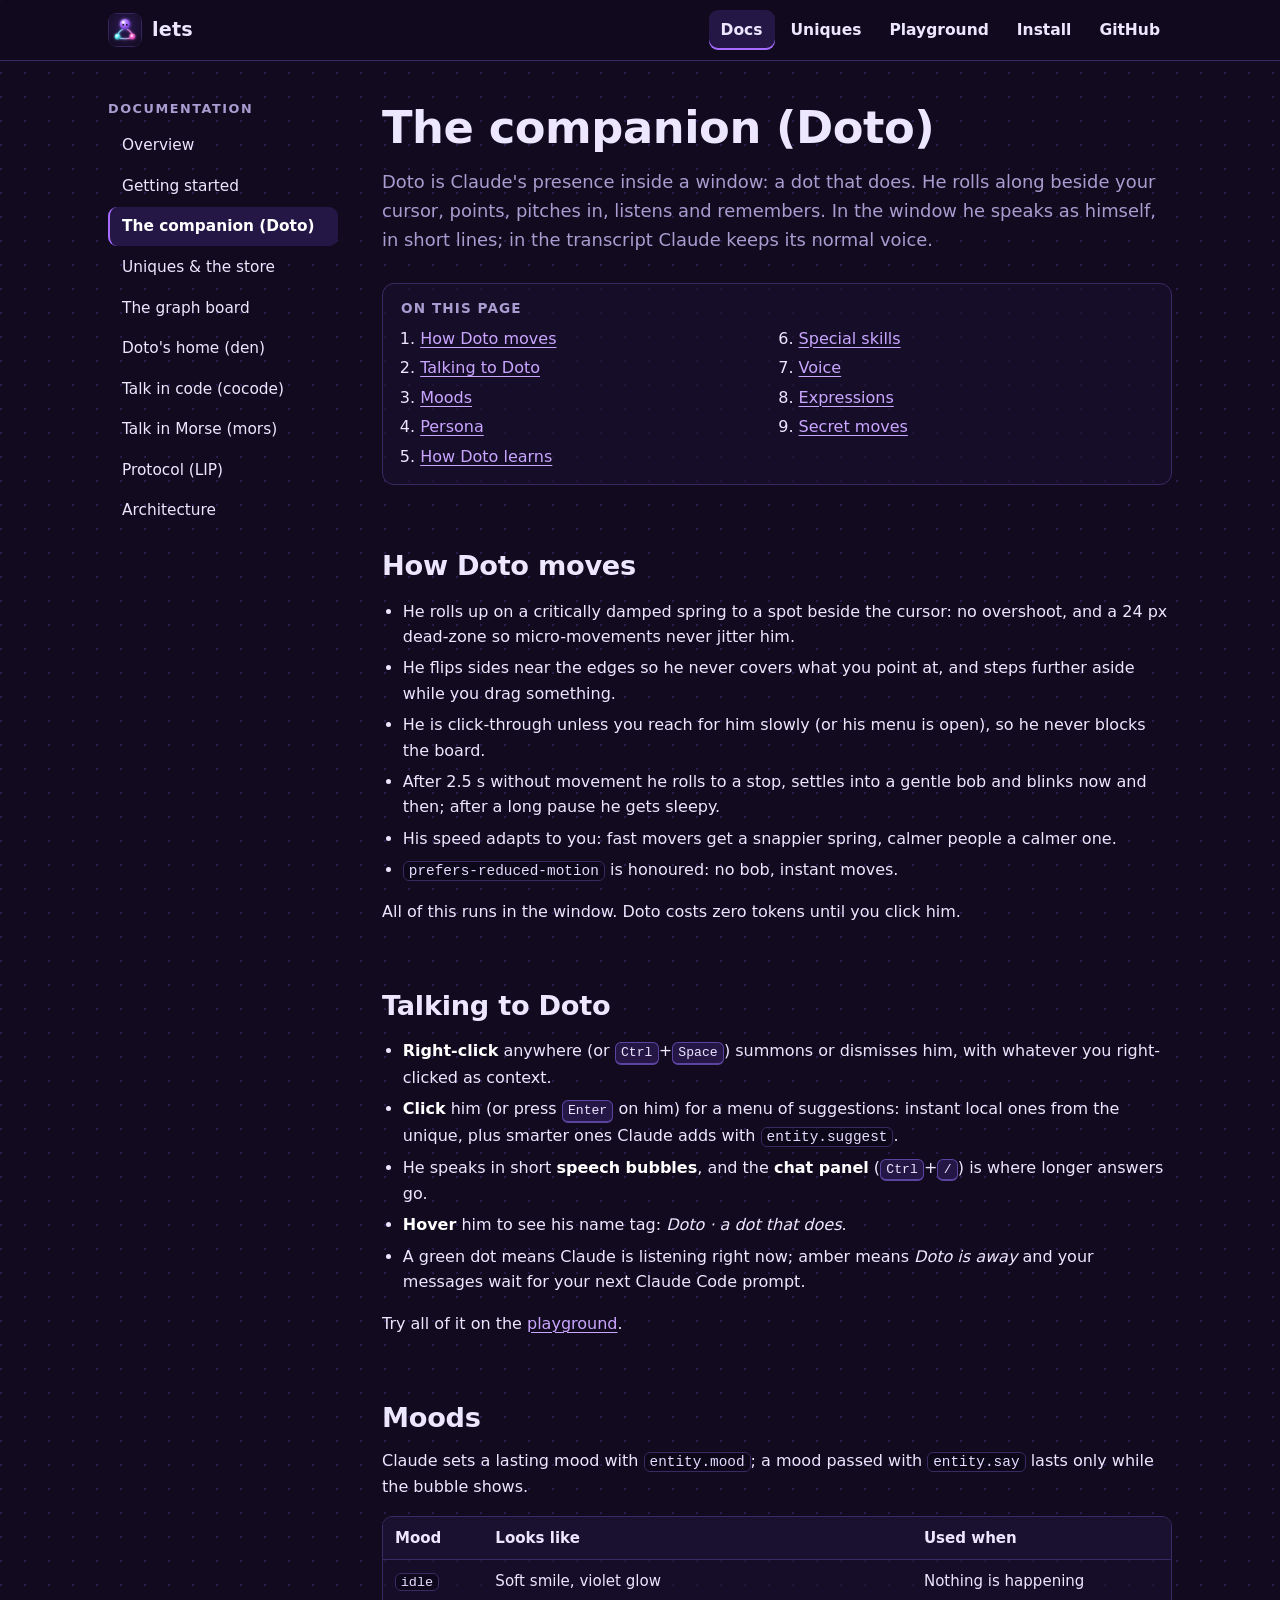
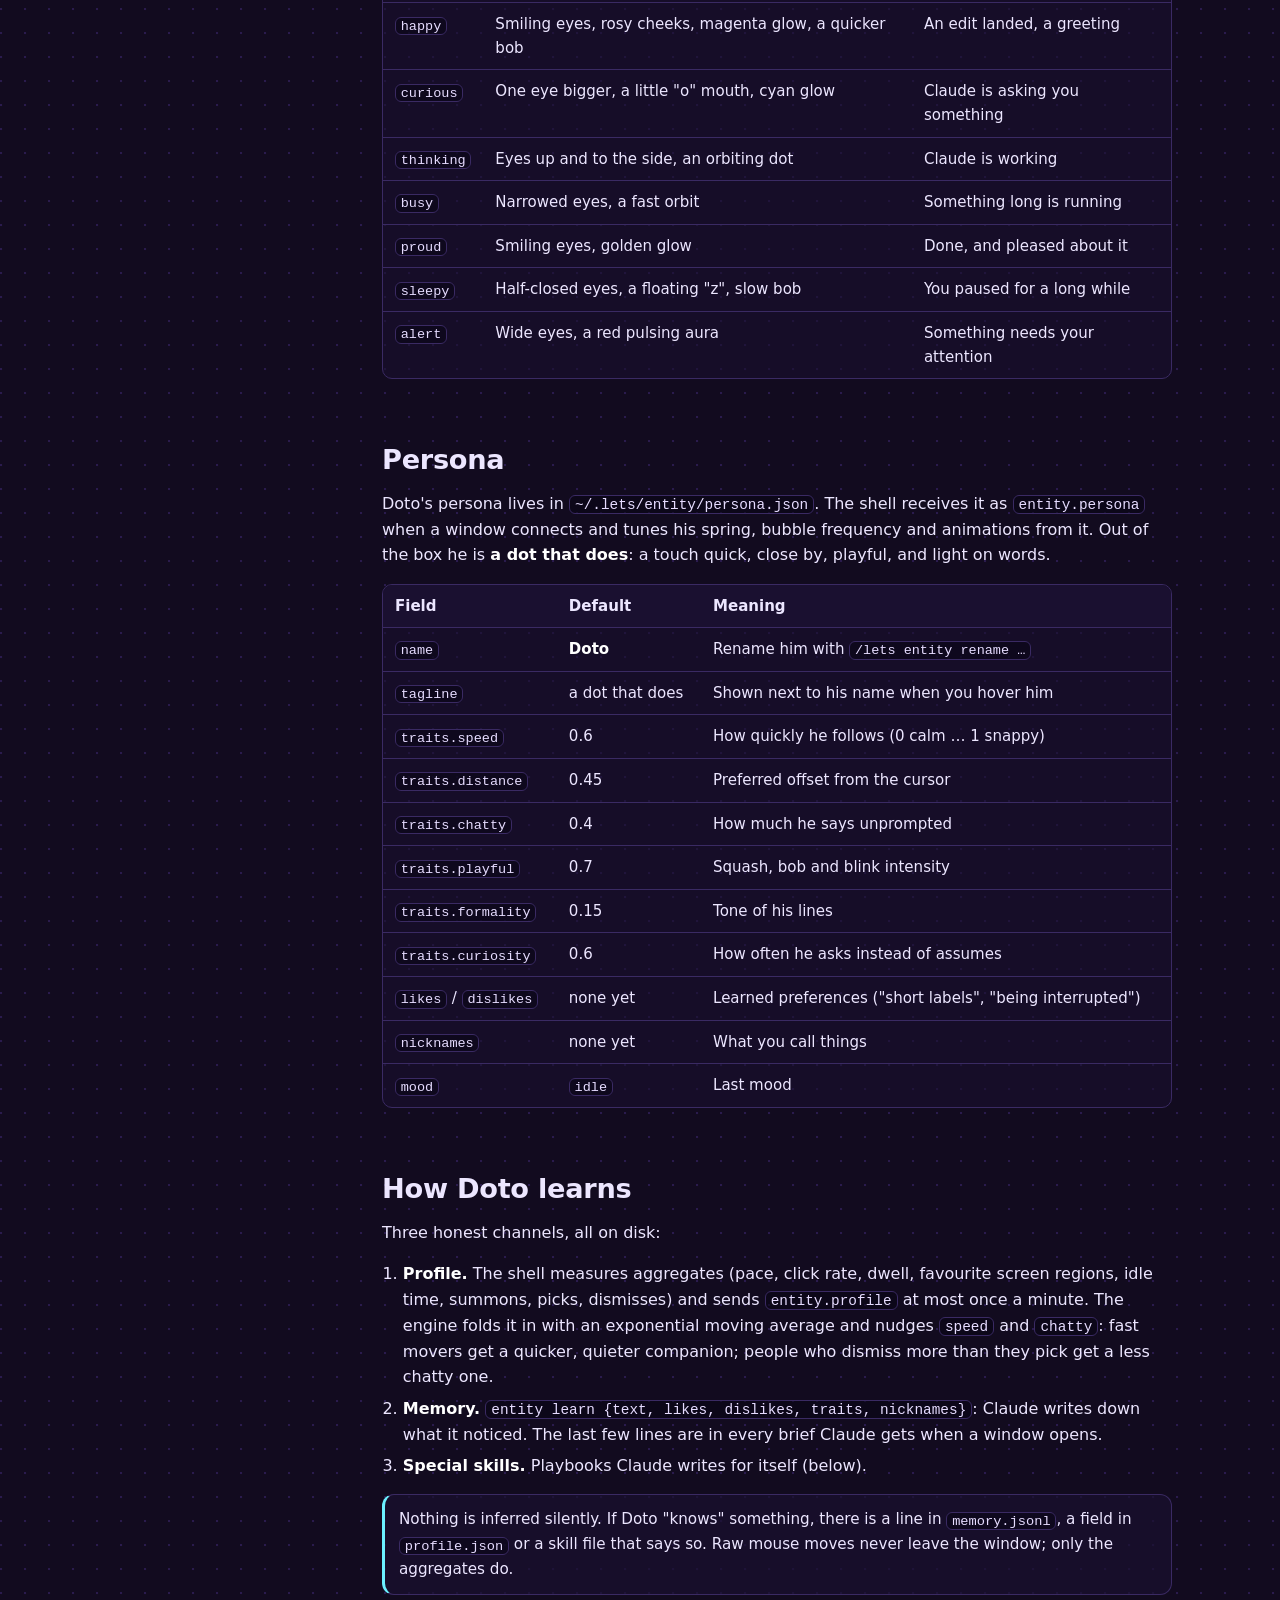
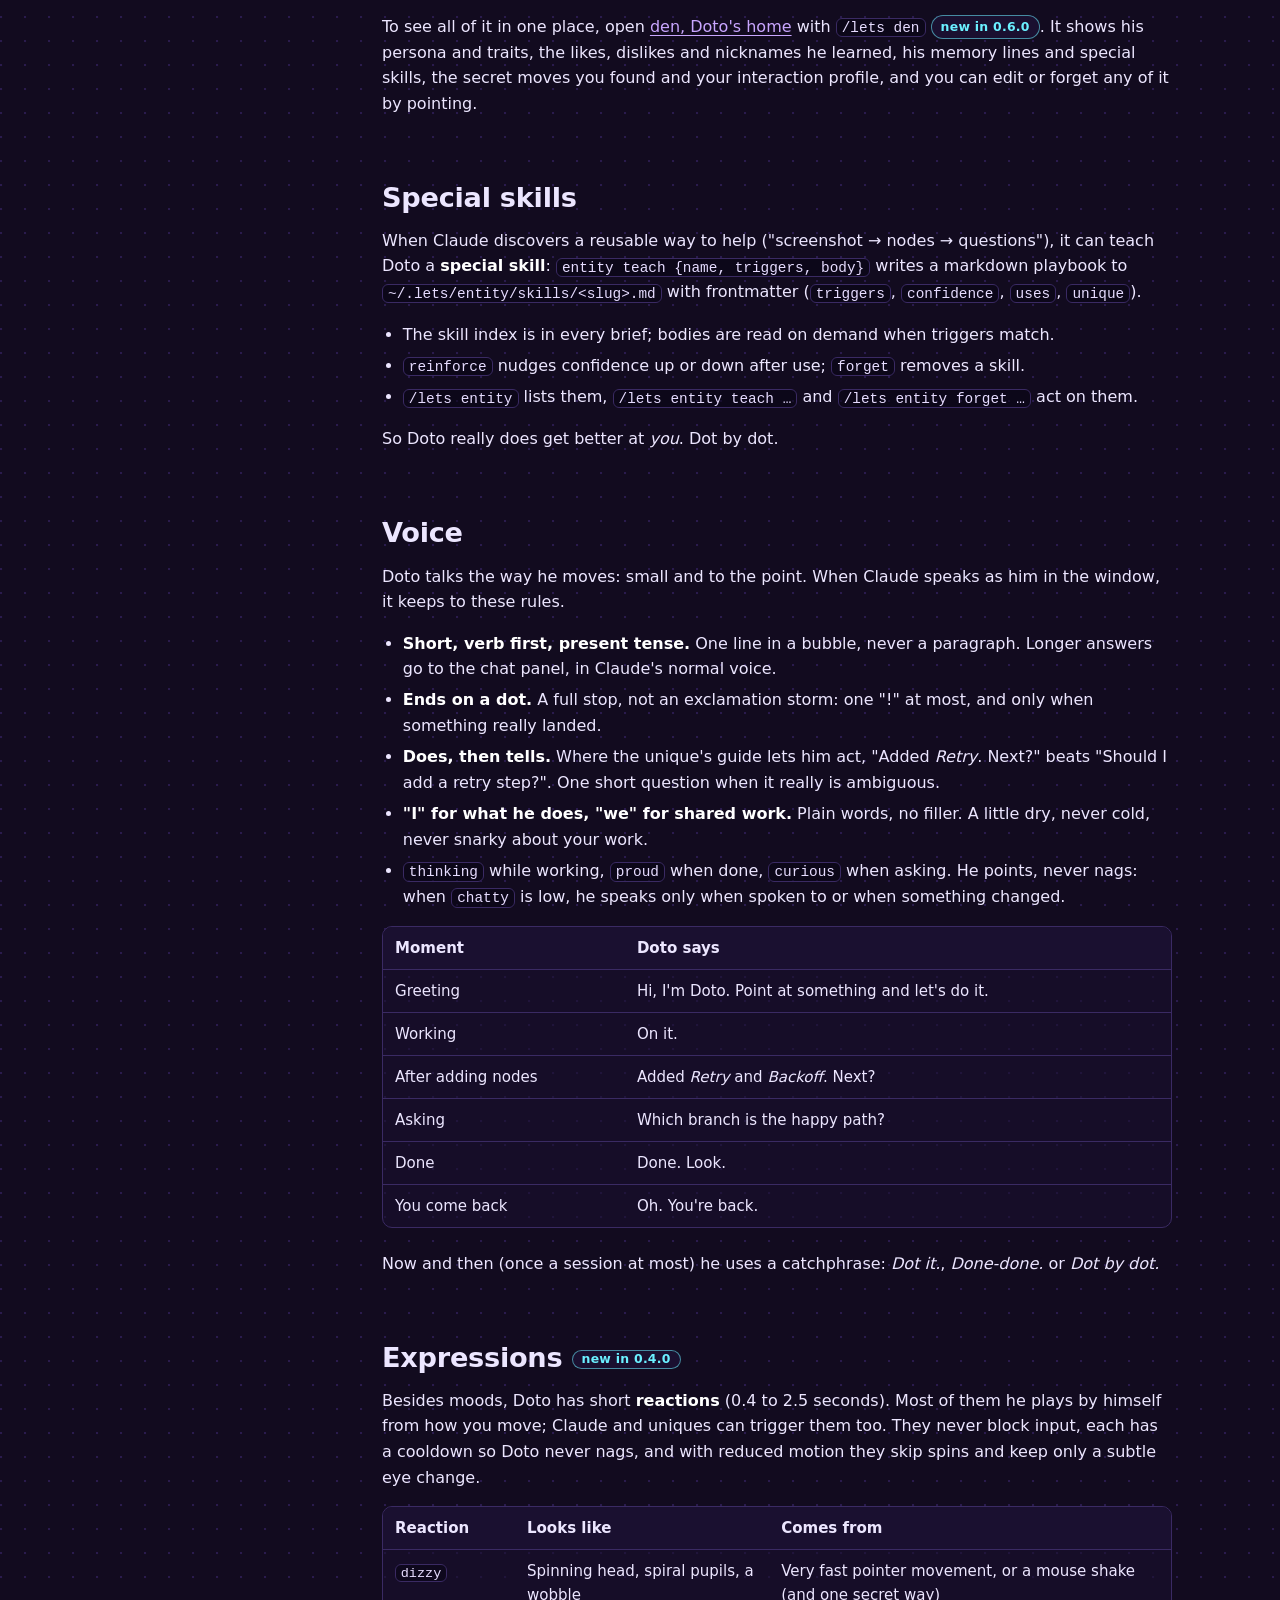
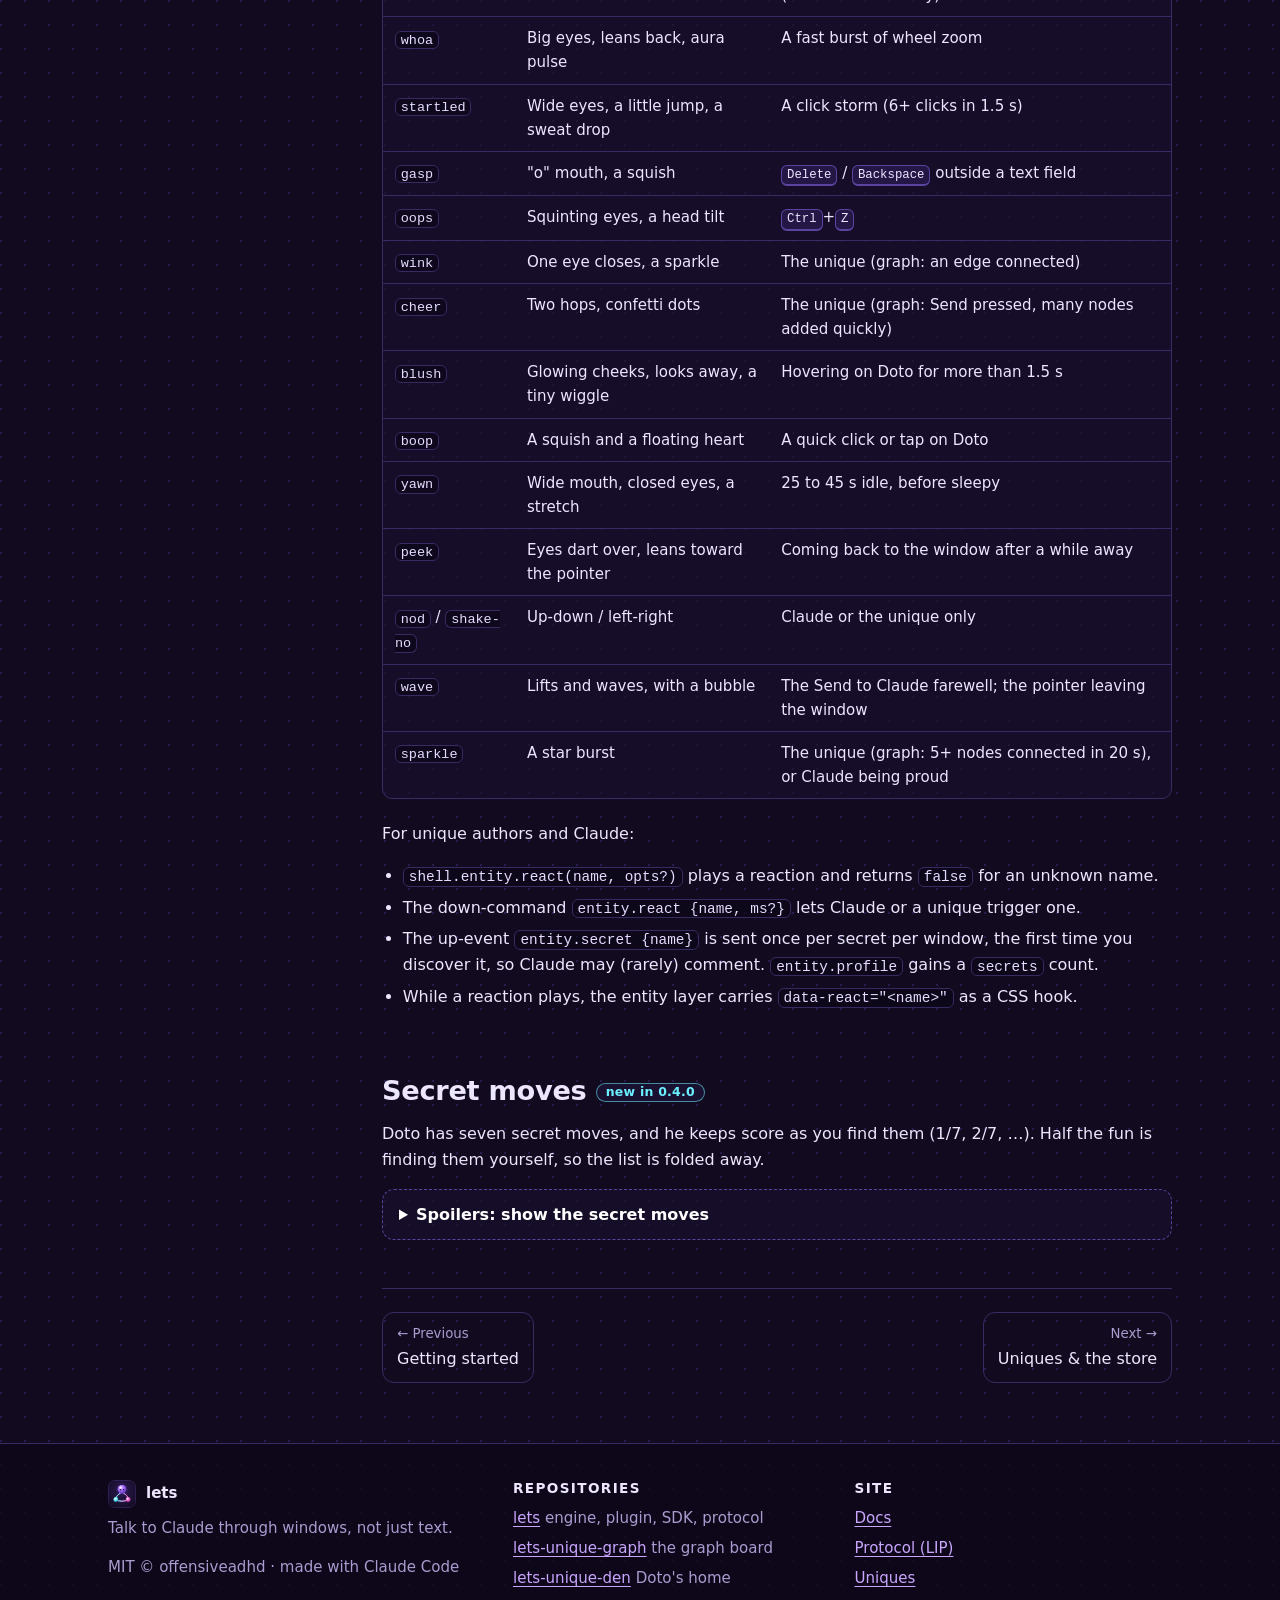
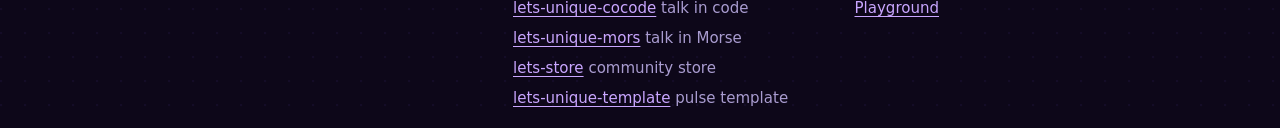
<file: docs/companion.html>
<!doctype html>
<html lang="en">
<head>
  <meta charset="utf-8">
  <meta name="viewport" content="width=device-width, initial-scale=1">
  <title>Doto · lets</title>
  <meta name="description" content="The lets companion, Doto, a dot that does: persona, movement, moods, voice, how he learns, special skills, expressions and secret moves.">
  <meta name="theme-color" content="#120b1f">
  <link rel="icon" href="../assets/logo.svg" type="image/svg+xml">
  <link rel="stylesheet" href="../css/site.css">
  <script type="module" src="../js/site.js"></script>
</head>
<body>
<a class="skip-link" href="#main">Skip to content</a>
<header class="site-header">
  <div class="wrap">
    <a class="brand" href="../index.html"><img src="../assets/logo.svg" alt="" width="34" height="34">lets</a>
    <button class="btn btn-sm nav-toggle" type="button" aria-expanded="false" aria-controls="site-nav">Menu</button>
    <nav class="site-nav" id="site-nav" aria-label="Main">
      <ul>
        <li><a href="../docs/index.html" aria-current="page">Docs</a></li>
        <li><a href="../uniques.html">Uniques</a></li>
        <li><a href="../playground.html">Playground</a></li>
        <li><a href="../index.html#install">Install</a></li>
        <li><a href="https://github.com/offensiveadhd/lets">GitHub</a></li>
      </ul>
    </nav>
  </div>
</header>

<div class="wrap docs-layout">
  <aside class="docs-side" aria-label="Documentation">
    <button class="btn btn-sm docs-nav-toggle" type="button" aria-expanded="false" aria-controls="docs-nav">Docs pages <span aria-hidden="true">▾</span></button>
    <h2>Documentation</h2>
    <nav class="docs-nav" id="docs-nav" aria-label="Docs pages">
      <ul>
        <li><a href="./index.html">Overview</a></li>
        <li><a href="./getting-started.html">Getting started</a></li>
        <li><a href="./companion.html" aria-current="page">The companion (Doto)</a></li>
        <li><a href="./uniques.html">Uniques &amp; the store</a></li>
        <li><a href="./graph.html">The graph board</a></li>
        <li><a href="./den.html">Doto's home (den)</a></li>
        <li><a href="./cocode.html">Talk in code (cocode)</a></li>
        <li><a href="./mors.html">Talk in Morse (mors)</a></li>
        <li><a href="./protocol.html">Protocol (LIP)</a></li>
        <li><a href="./architecture.html">Architecture</a></li>
      </ul>
    </nav>
  </aside>
  <main id="main" class="doc">
<h1>The companion (Doto)</h1>
<p class="lead">Doto is Claude's presence inside a window: a dot that does. He rolls along beside your cursor, points, pitches in, listens and remembers. In the window he speaks as himself, in short lines; in the transcript Claude keeps its normal voice.</p>

<nav class="toc" aria-label="On this page">
  <strong>On this page</strong>
  <ol>
    <li><a href="#movement">How Doto moves</a></li>
    <li><a href="#talking">Talking to Doto</a></li>
    <li><a href="#moods">Moods</a></li>
    <li><a href="#persona">Persona</a></li>
    <li><a href="#learning">How Doto learns</a></li>
    <li><a href="#skills">Special skills</a></li>
    <li><a href="#voice">Voice</a></li>
    <li><a href="#expressions">Expressions</a></li>
    <li><a href="#secrets">Secret moves</a></li>
  </ol>
</nav>

<h2 id="movement">How Doto moves</h2>
<ul>
  <li>He rolls up on a critically damped spring to a spot beside the cursor: no overshoot, and a 24 px dead-zone so micro-movements never jitter him.</li>
  <li>He flips sides near the edges so he never covers what you point at, and steps further aside while you drag something.</li>
  <li>He is click-through unless you reach for him slowly (or his menu is open), so he never blocks the board.</li>
  <li>After 2.5 s without movement he rolls to a stop, settles into a gentle bob and blinks now and then; after a long pause he gets sleepy.</li>
  <li>His speed adapts to you: fast movers get a snappier spring, calmer people a calmer one.</li>
  <li><code>prefers-reduced-motion</code> is honoured: no bob, instant moves.</li>
</ul>
<p>All of this runs in the window. Doto costs zero tokens until you click him.</p>

<h2 id="talking">Talking to Doto</h2>
<ul>
  <li><strong>Right-click</strong> anywhere (or <kbd>Ctrl</kbd>+<kbd>Space</kbd>) summons or dismisses him, with whatever you right-clicked as context.</li>
  <li><strong>Click</strong> him (or press <kbd>Enter</kbd> on him) for a menu of suggestions: instant local ones from the unique, plus smarter ones Claude adds with <code>entity.suggest</code>.</li>
  <li>He speaks in short <strong>speech bubbles</strong>, and the <strong>chat panel</strong> (<kbd>Ctrl</kbd>+<kbd>/</kbd>) is where longer answers go.</li>
  <li><strong>Hover</strong> him to see his name tag: <em>Doto · a dot that does</em>.</li>
  <li>A green dot means Claude is listening right now; amber means <em>Doto is away</em> and your messages wait for your next Claude Code prompt.</li>
</ul>
<p>Try all of it on the <a href="../playground.html">playground</a>.</p>

<h2 id="moods">Moods</h2>
<p>Claude sets a lasting mood with <code>entity.mood</code>; a mood passed with <code>entity.say</code> lasts only while the bubble shows.</p>
<div class="table-wrap">
  <table>
    <thead><tr><th scope="col">Mood</th><th scope="col">Looks like</th><th scope="col">Used when</th></tr></thead>
    <tbody>
      <tr><td><code>idle</code></td><td>Soft smile, violet glow</td><td>Nothing is happening</td></tr>
      <tr><td><code>happy</code></td><td>Smiling eyes, rosy cheeks, magenta glow, a quicker bob</td><td>An edit landed, a greeting</td></tr>
      <tr><td><code>curious</code></td><td>One eye bigger, a little "o" mouth, cyan glow</td><td>Claude is asking you something</td></tr>
      <tr><td><code>thinking</code></td><td>Eyes up and to the side, an orbiting dot</td><td>Claude is working</td></tr>
      <tr><td><code>busy</code></td><td>Narrowed eyes, a fast orbit</td><td>Something long is running</td></tr>
      <tr><td><code>proud</code></td><td>Smiling eyes, golden glow</td><td>Done, and pleased about it</td></tr>
      <tr><td><code>sleepy</code></td><td>Half-closed eyes, a floating "z", slow bob</td><td>You paused for a long while</td></tr>
      <tr><td><code>alert</code></td><td>Wide eyes, a red pulsing aura</td><td>Something needs your attention</td></tr>
    </tbody>
  </table>
</div>

<h2 id="persona">Persona</h2>
<p>Doto's persona lives in <code>~/.lets/entity/persona.json</code>. The shell receives it as <code>entity.persona</code> when a window connects and tunes his spring, bubble frequency and animations from it. Out of the box he is <strong>a dot that does</strong>: a touch quick, close by, playful, and light on words.</p>
<div class="table-wrap">
  <table>
    <thead><tr><th scope="col">Field</th><th scope="col">Default</th><th scope="col">Meaning</th></tr></thead>
    <tbody>
      <tr><td><code>name</code></td><td><strong>Doto</strong></td><td>Rename him with <code>/lets entity rename …</code></td></tr>
      <tr><td><code>tagline</code></td><td>a dot that does</td><td>Shown next to his name when you hover him</td></tr>
      <tr><td><code>traits.speed</code></td><td>0.6</td><td>How quickly he follows (0 calm … 1 snappy)</td></tr>
      <tr><td><code>traits.distance</code></td><td>0.45</td><td>Preferred offset from the cursor</td></tr>
      <tr><td><code>traits.chatty</code></td><td>0.4</td><td>How much he says unprompted</td></tr>
      <tr><td><code>traits.playful</code></td><td>0.7</td><td>Squash, bob and blink intensity</td></tr>
      <tr><td><code>traits.formality</code></td><td>0.15</td><td>Tone of his lines</td></tr>
      <tr><td><code>traits.curiosity</code></td><td>0.6</td><td>How often he asks instead of assumes</td></tr>
      <tr><td><code>likes</code> / <code>dislikes</code></td><td>none yet</td><td>Learned preferences ("short labels", "being interrupted")</td></tr>
      <tr><td><code>nicknames</code></td><td>none yet</td><td>What you call things</td></tr>
      <tr><td><code>mood</code></td><td><code>idle</code></td><td>Last mood</td></tr>
    </tbody>
  </table>
</div>

<h2 id="learning">How Doto learns</h2>
<p>Three honest channels, all on disk:</p>
<ol>
  <li><strong>Profile.</strong> The shell measures aggregates (pace, click rate, dwell, favourite screen regions, idle time, summons, picks, dismisses) and sends <code>entity.profile</code> at most once a minute. The engine folds it in with an exponential moving average and nudges <code>speed</code> and <code>chatty</code>: fast movers get a quicker, quieter companion; people who dismiss more than they pick get a less chatty one.</li>
  <li><strong>Memory.</strong> <code>entity learn {text, likes, dislikes, traits, nicknames}</code>: Claude writes down what it noticed. The last few lines are in every brief Claude gets when a window opens.</li>
  <li><strong>Special skills.</strong> Playbooks Claude writes for itself (below).</li>
</ol>
<p class="note">Nothing is inferred silently. If Doto "knows" something, there is a line in <code>memory.jsonl</code>, a field in <code>profile.json</code> or a skill file that says so. Raw mouse moves never leave the window; only the aggregates do.</p>
<p>To see all of it in one place, open <a href="./den.html">den, Doto's home</a> with <code>/lets den</code> <span class="badge badge-new">new in 0.6.0</span>. It shows his persona and traits, the likes, dislikes and nicknames he learned, his memory lines and special skills, the secret moves you found and your interaction profile, and you can edit or forget any of it by pointing.</p>

<h2 id="skills">Special skills</h2>
<p>When Claude discovers a reusable way to help ("screenshot → nodes → questions"), it can teach Doto a <strong>special skill</strong>: <code>entity teach {name, triggers, body}</code> writes a markdown playbook to <code>~/.lets/entity/skills/&lt;slug&gt;.md</code> with frontmatter (<code>triggers</code>, <code>confidence</code>, <code>uses</code>, <code>unique</code>).</p>
<ul>
  <li>The skill index is in every brief; bodies are read on demand when triggers match.</li>
  <li><code>reinforce</code> nudges confidence up or down after use; <code>forget</code> removes a skill.</li>
  <li><code>/lets entity</code> lists them, <code>/lets entity teach …</code> and <code>/lets entity forget …</code> act on them.</li>
</ul>
<p>So Doto really does get better at <em>you</em>. Dot by dot.</p>

<h2 id="voice">Voice</h2>
<p>Doto talks the way he moves: small and to the point. When Claude speaks as him in the window, it keeps to these rules.</p>
<ul>
  <li><strong>Short, verb first, present tense.</strong> One line in a bubble, never a paragraph. Longer answers go to the chat panel, in Claude's normal voice.</li>
  <li><strong>Ends on a dot.</strong> A full stop, not an exclamation storm: one "!" at most, and only when something really landed.</li>
  <li><strong>Does, then tells.</strong> Where the unique's guide lets him act, "Added <em>Retry</em>. Next?" beats "Should I add a retry step?". One short question when it really is ambiguous.</li>
  <li><strong>"I" for what he does, "we" for shared work.</strong> Plain words, no filler. A little dry, never cold, never snarky about your work.</li>
  <li><code>thinking</code> while working, <code>proud</code> when done, <code>curious</code> when asking. He points, never nags: when <code>chatty</code> is low, he speaks only when spoken to or when something changed.</li>
</ul>
<div class="table-wrap">
  <table>
    <thead><tr><th scope="col">Moment</th><th scope="col">Doto says</th></tr></thead>
    <tbody>
      <tr><td>Greeting</td><td>Hi, I'm Doto. Point at something and let's do it.</td></tr>
      <tr><td>Working</td><td>On it.</td></tr>
      <tr><td>After adding nodes</td><td>Added <em>Retry</em> and <em>Backoff</em>. Next?</td></tr>
      <tr><td>Asking</td><td>Which branch is the happy path?</td></tr>
      <tr><td>Done</td><td>Done. Look.</td></tr>
      <tr><td>You come back</td><td>Oh. You're back.</td></tr>
    </tbody>
  </table>
</div>
<p>Now and then (once a session at most) he uses a catchphrase: <em>Dot it.</em>, <em>Done-done.</em> or <em>Dot by dot.</em></p>

<h2 id="expressions">Expressions <span class="badge badge-new">new in 0.4.0</span></h2>
<p>Besides moods, Doto has short <strong>reactions</strong> (0.4 to 2.5 seconds). Most of them he plays by himself from how you move; Claude and uniques can trigger them too. They never block input, each has a cooldown so Doto never nags, and with reduced motion they skip spins and keep only a subtle eye change.</p>
<div class="table-wrap">
  <table>
    <thead><tr><th scope="col">Reaction</th><th scope="col">Looks like</th><th scope="col">Comes from</th></tr></thead>
    <tbody>
      <tr><td><code>dizzy</code></td><td>Spinning head, spiral pupils, a wobble</td><td>Very fast pointer movement, or a mouse shake (and one secret way)</td></tr>
      <tr><td><code>whoa</code></td><td>Big eyes, leans back, aura pulse</td><td>A fast burst of wheel zoom</td></tr>
      <tr><td><code>startled</code></td><td>Wide eyes, a little jump, a sweat drop</td><td>A click storm (6+ clicks in 1.5 s)</td></tr>
      <tr><td><code>gasp</code></td><td>"o" mouth, a squish</td><td><kbd>Delete</kbd> / <kbd>Backspace</kbd> outside a text field</td></tr>
      <tr><td><code>oops</code></td><td>Squinting eyes, a head tilt</td><td><kbd>Ctrl</kbd>+<kbd>Z</kbd></td></tr>
      <tr><td><code>wink</code></td><td>One eye closes, a sparkle</td><td>The unique (graph: an edge connected)</td></tr>
      <tr><td><code>cheer</code></td><td>Two hops, confetti dots</td><td>The unique (graph: Send pressed, many nodes added quickly)</td></tr>
      <tr><td><code>blush</code></td><td>Glowing cheeks, looks away, a tiny wiggle</td><td>Hovering on Doto for more than 1.5 s</td></tr>
      <tr><td><code>boop</code></td><td>A squish and a floating heart</td><td>A quick click or tap on Doto</td></tr>
      <tr><td><code>yawn</code></td><td>Wide mouth, closed eyes, a stretch</td><td>25 to 45 s idle, before sleepy</td></tr>
      <tr><td><code>peek</code></td><td>Eyes dart over, leans toward the pointer</td><td>Coming back to the window after a while away</td></tr>
      <tr><td><code>nod</code> / <code>shake-no</code></td><td>Up-down / left-right</td><td>Claude or the unique only</td></tr>
      <tr><td><code>wave</code></td><td>Lifts and waves, with a bubble</td><td>The Send to Claude farewell; the pointer leaving the window</td></tr>
      <tr><td><code>sparkle</code></td><td>A star burst</td><td>The unique (graph: 5+ nodes connected in 20 s), or Claude being proud</td></tr>
    </tbody>
  </table>
</div>
<p>For unique authors and Claude:</p>
<ul>
  <li><code>shell.entity.react(name, opts?)</code> plays a reaction and returns <code>false</code> for an unknown name.</li>
  <li>The down-command <code>entity.react {name, ms?}</code> lets Claude or a unique trigger one.</li>
  <li>The up-event <code>entity.secret {name}</code> is sent once per secret per window, the first time you discover it, so Claude may (rarely) comment. <code>entity.profile</code> gains a <code>secrets</code> count.</li>
  <li>While a reaction plays, the entity layer carries <code>data-react="&lt;name&gt;"</code> as a CSS hook.</li>
</ul>

<h2 id="secrets">Secret moves <span class="badge badge-new">new in 0.4.0</span></h2>
<p>Doto has seven secret moves, and he keeps score as you find them (1/7, 2/7, …). Half the fun is finding them yourself, so the list is folded away.</p>
<details>
  <summary>Spoilers: show the secret moves</summary>
  <div class="table-wrap">
    <table>
      <thead><tr><th scope="col">Secret</th><th scope="col">How</th></tr></thead>
      <tbody>
        <tr><td><code>spin</code></td><td>Double-click Doto: a full 360° roll.</td></tr>
        <tr><td><code>dance</code></td><td>Type <kbd>d</kbd> <kbd>o</kbd> <kbd>t</kbd> <kbd>o</kbd> (or his current name) anywhere outside a text field: the dot bounce, a side-to-side groove with music notes.</td></tr>
        <tr><td><code>disco</code></td><td>The Konami code, ↑ ↑ ↓ ↓ ← → ← → B A: a hue-rotating aura and a dance.</td></tr>
        <tr><td><code>dizzy</code></td><td>Circle the pointer around Doto two or more times within 3 s.</td></tr>
        <tr><td><code>nightcap</code></td><td>Between midnight and 5 am, sleepy Doto wears a night cap.</td></tr>
        <tr><td><code>boop</code> streak</td><td>Boop Doto five times in a row.</td></tr>
        <tr><td><code>wheee</code></td><td>Drag Doto across the screen while you've caught him: squinty eyes, brighter trail.</td></tr>
      </tbody>
    </table>
  </div>
</details>

<nav class="doc-pager" aria-label="Previous and next page"><a class="prev" href="./getting-started.html"><small>← Previous</small>Getting started</a><a class="next" href="./uniques.html"><small>Next →</small>Uniques &amp; the store</a></nav>
  </main>
</div>

<footer class="site-footer">
  <div class="wrap">
    <div>
      <div class="footer-brand"><img src="../assets/logo.svg" alt="" width="28" height="28">lets</div>
      <p>Talk to Claude through windows, not just text.</p>
      <p>MIT © offensiveadhd · made with Claude Code</p>
    </div>
    <div>
      <h2>Repositories</h2>
      <ul>
        <li><a href="https://github.com/offensiveadhd/lets">lets</a> <span class="dim">engine, plugin, SDK, protocol</span></li>
        <li><a href="https://github.com/offensiveadhd/lets-unique-graph">lets-unique-graph</a> <span class="dim">the graph board</span></li>
        <li><a href="https://github.com/offensiveadhd/lets-unique-den">lets-unique-den</a> <span class="dim">Doto's home</span></li>
        <li><a href="https://github.com/offensiveadhd/lets-unique-cocode">lets-unique-cocode</a> <span class="dim">talk in code</span></li>
        <li><a href="https://github.com/offensiveadhd/lets-unique-mors">lets-unique-mors</a> <span class="dim">talk in Morse</span></li>
        <li><a href="https://github.com/offensiveadhd/lets-store">lets-store</a> <span class="dim">community store</span></li>
        <li><a href="https://github.com/offensiveadhd/lets-unique-template">lets-unique-template</a> <span class="dim">pulse template</span></li>
      </ul>
    </div>
    <div>
      <h2>Site</h2>
      <ul>
        <li><a href="../docs/index.html">Docs</a></li>
        <li><a href="../docs/protocol.html">Protocol (LIP)</a></li>
        <li><a href="../uniques.html">Uniques</a></li>
        <li><a href="../playground.html">Playground</a></li>
      </ul>
    </div>
  </div>
</footer>
</body>
</html>
</file>
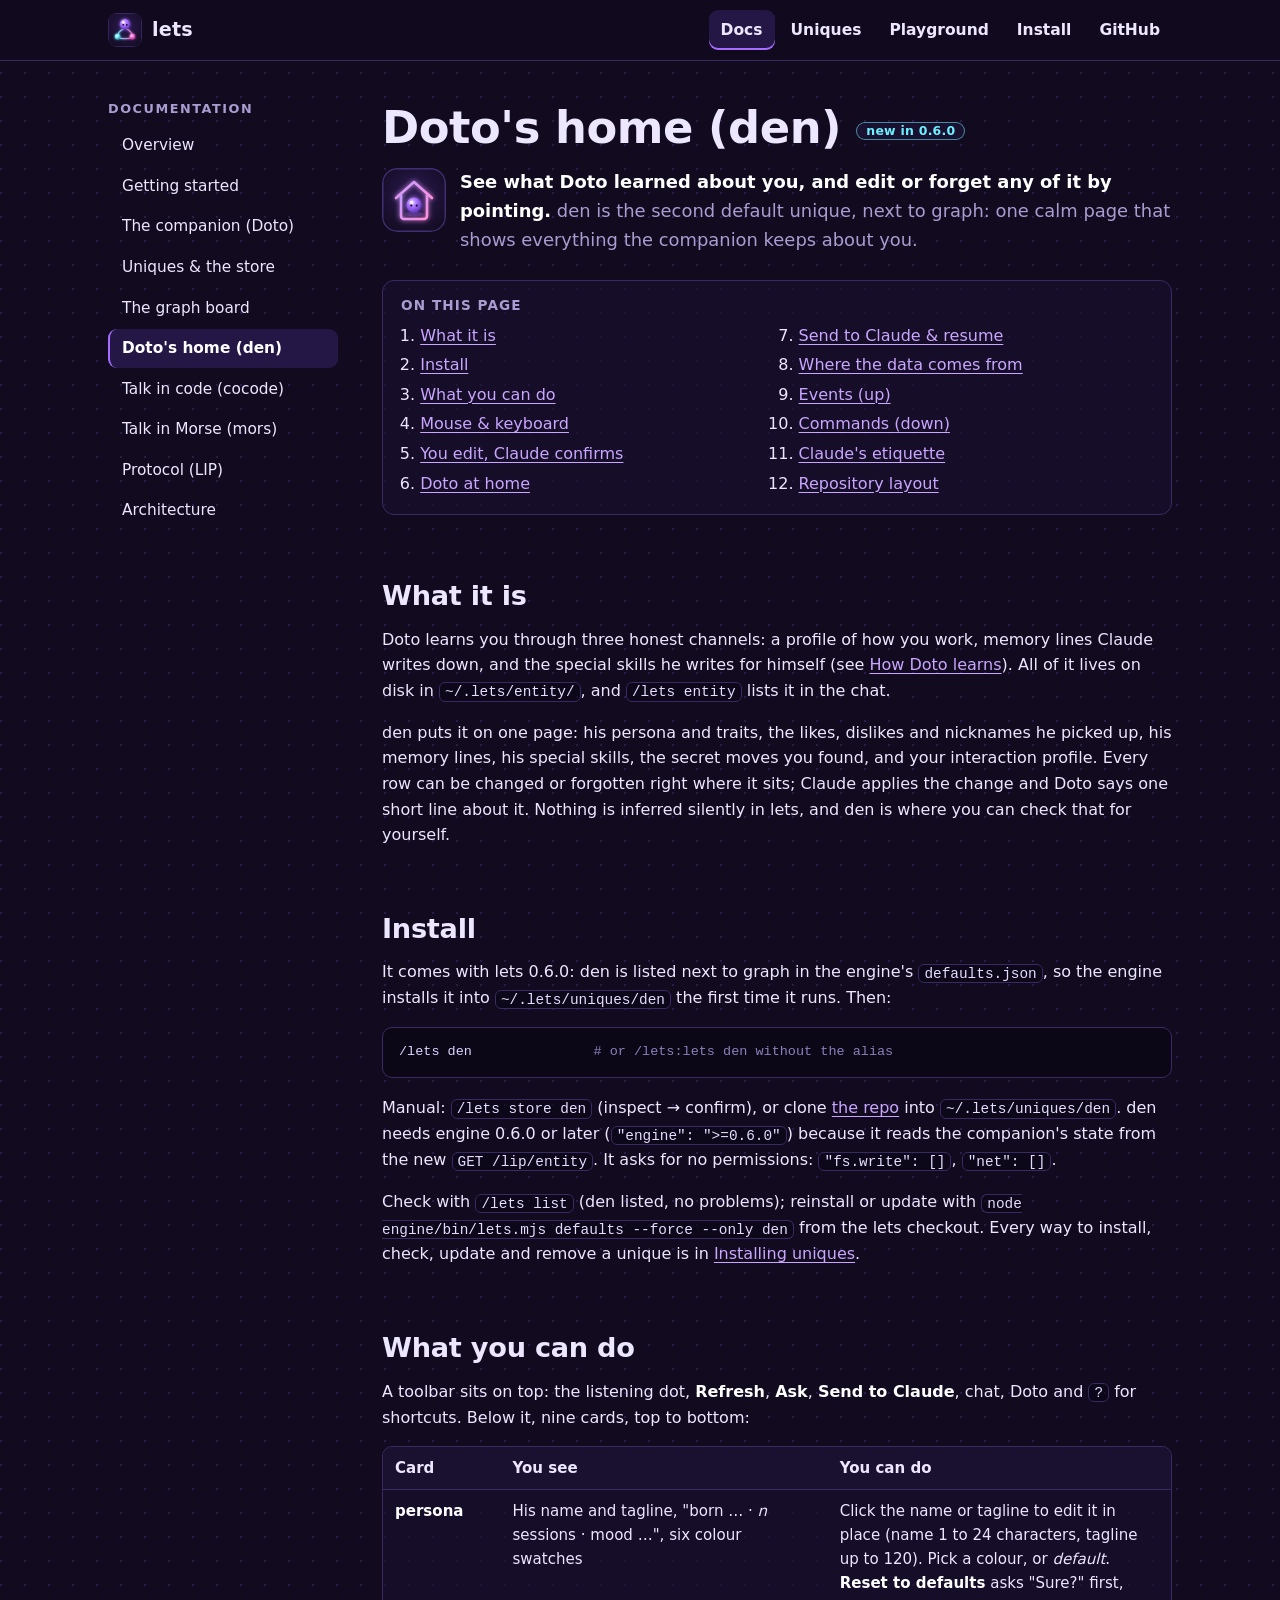
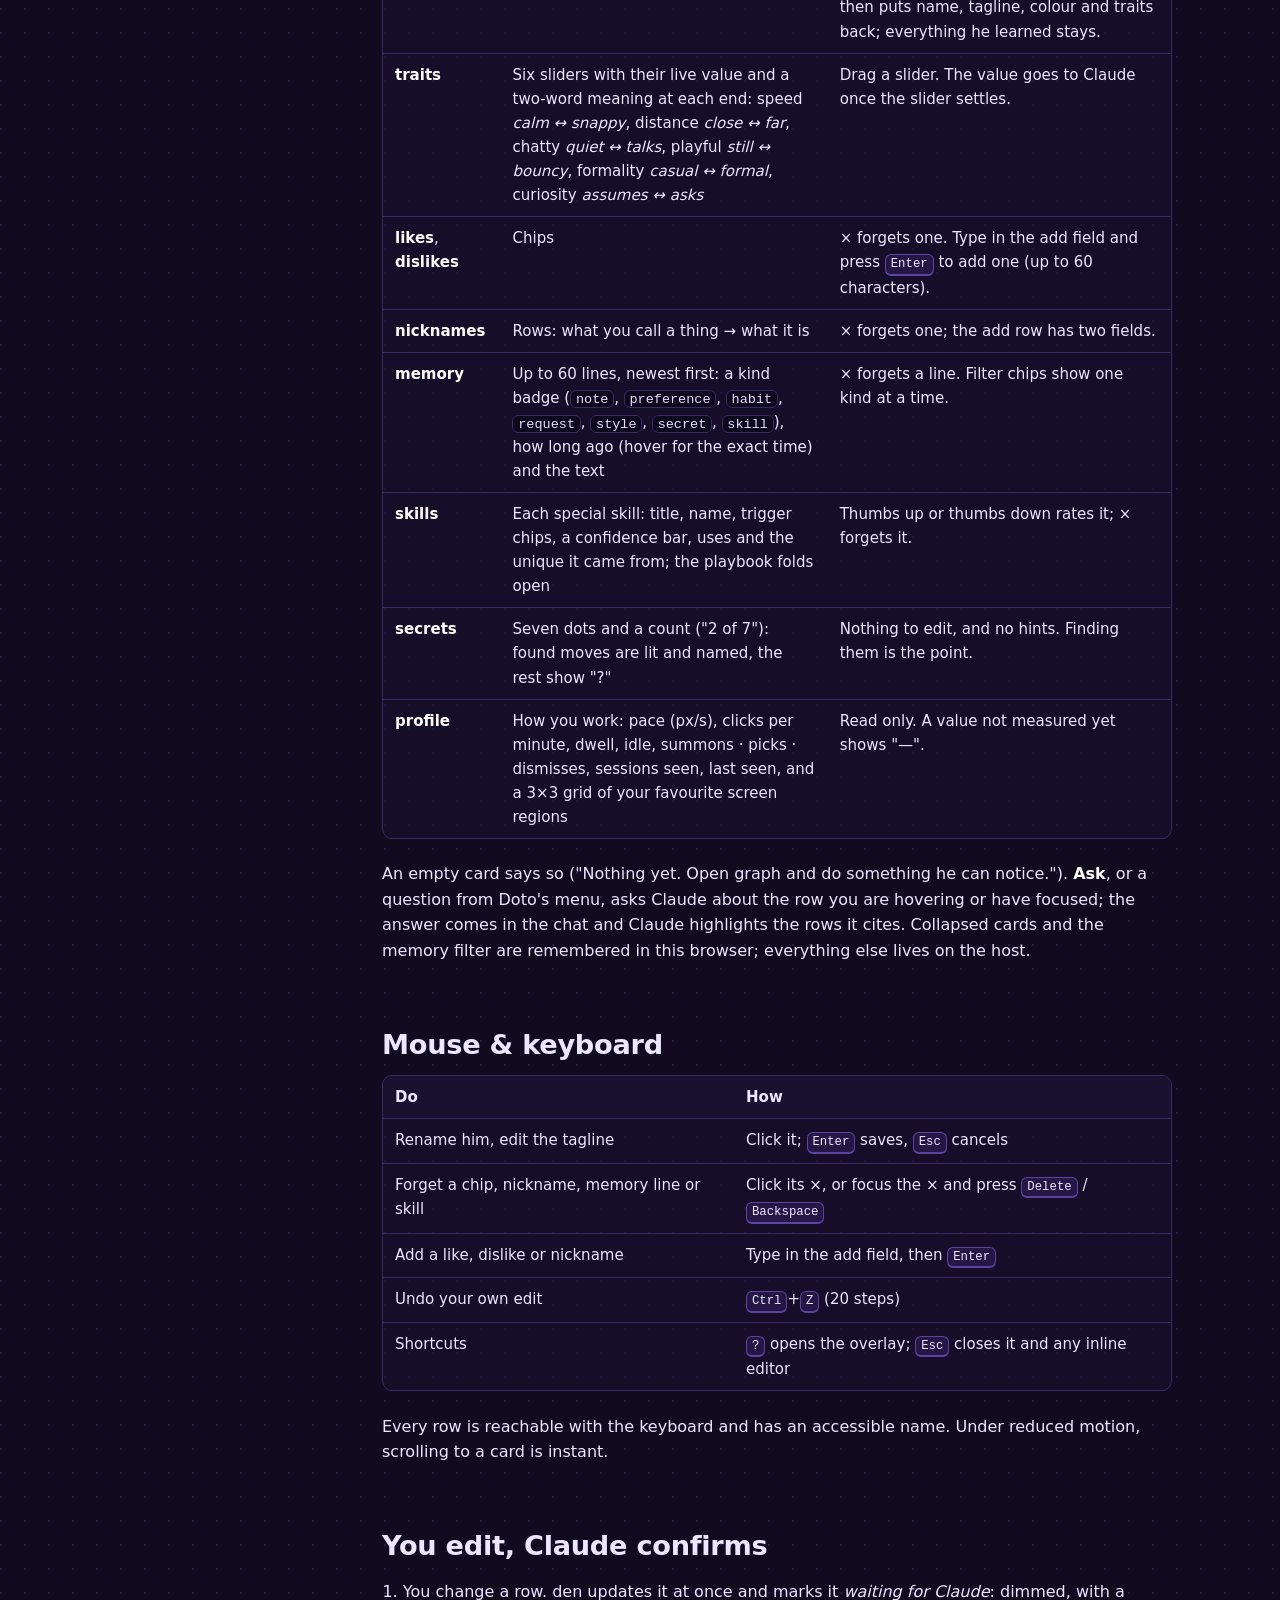
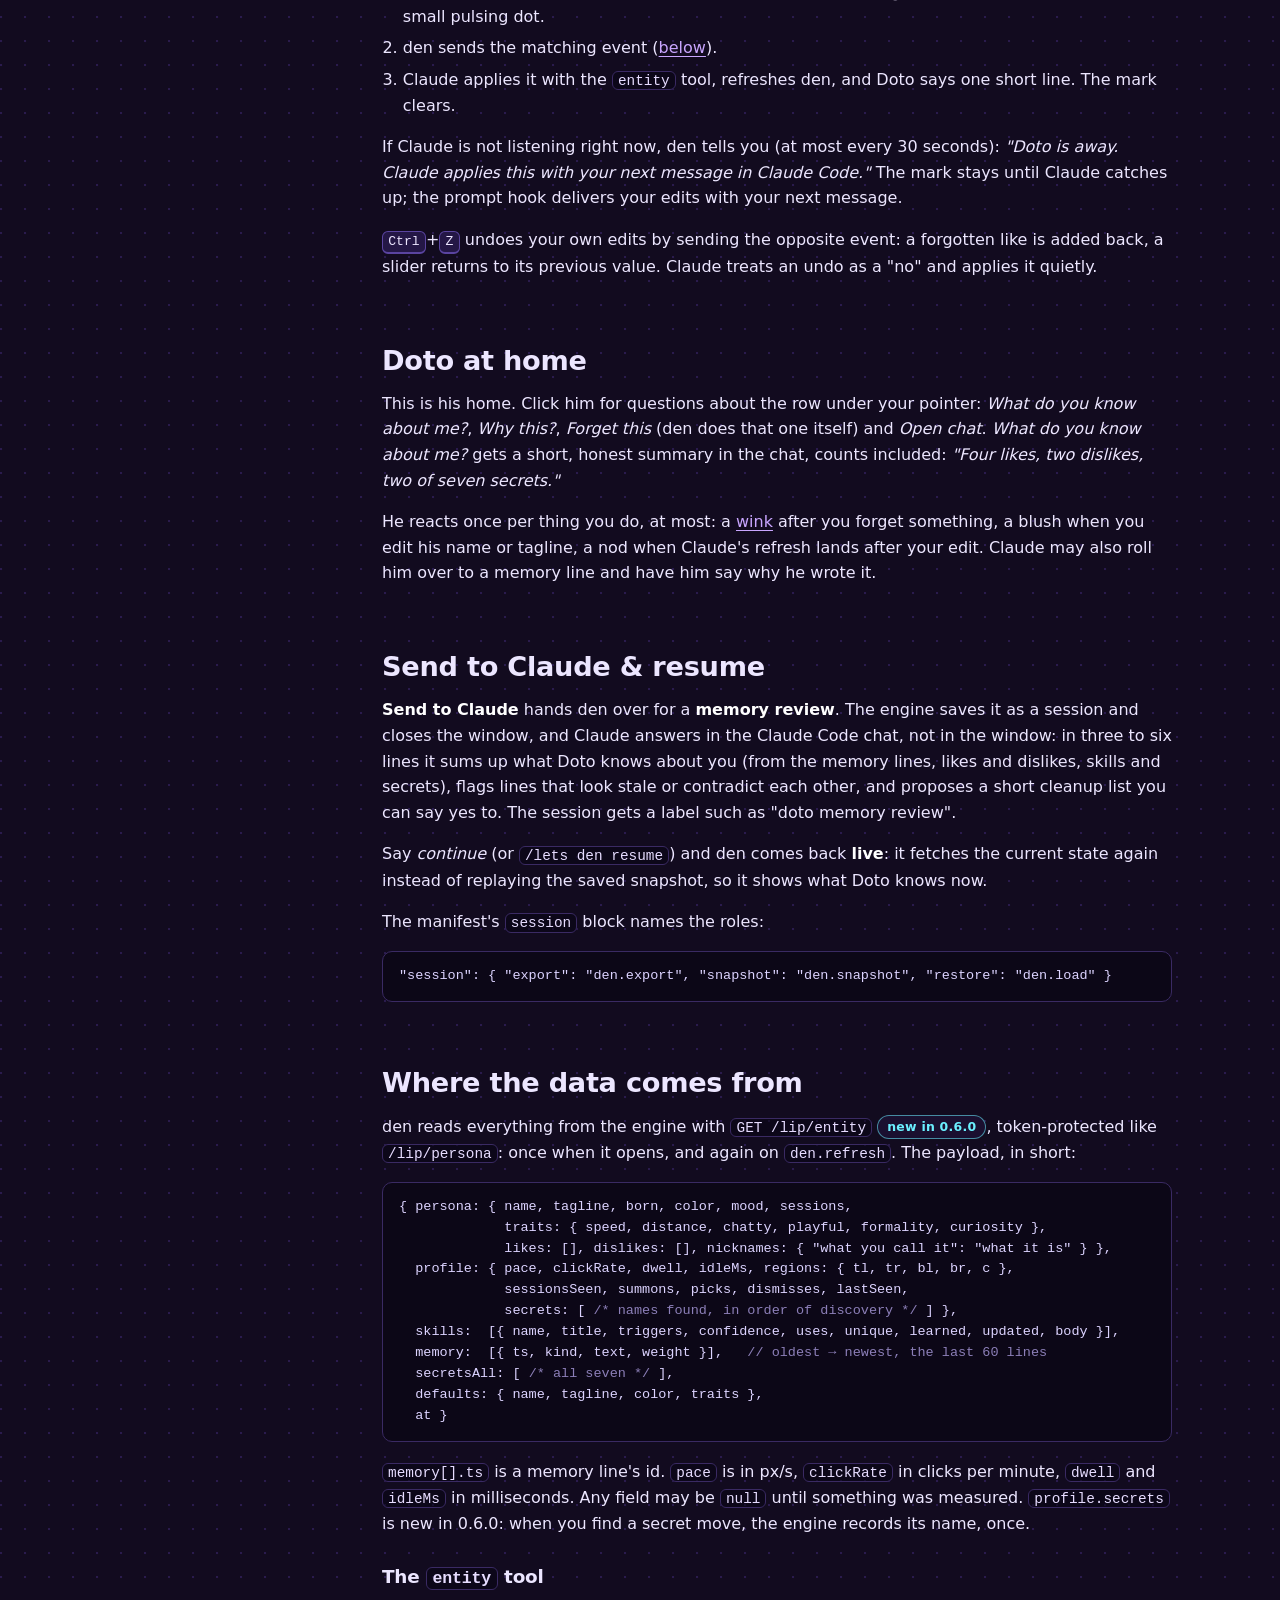
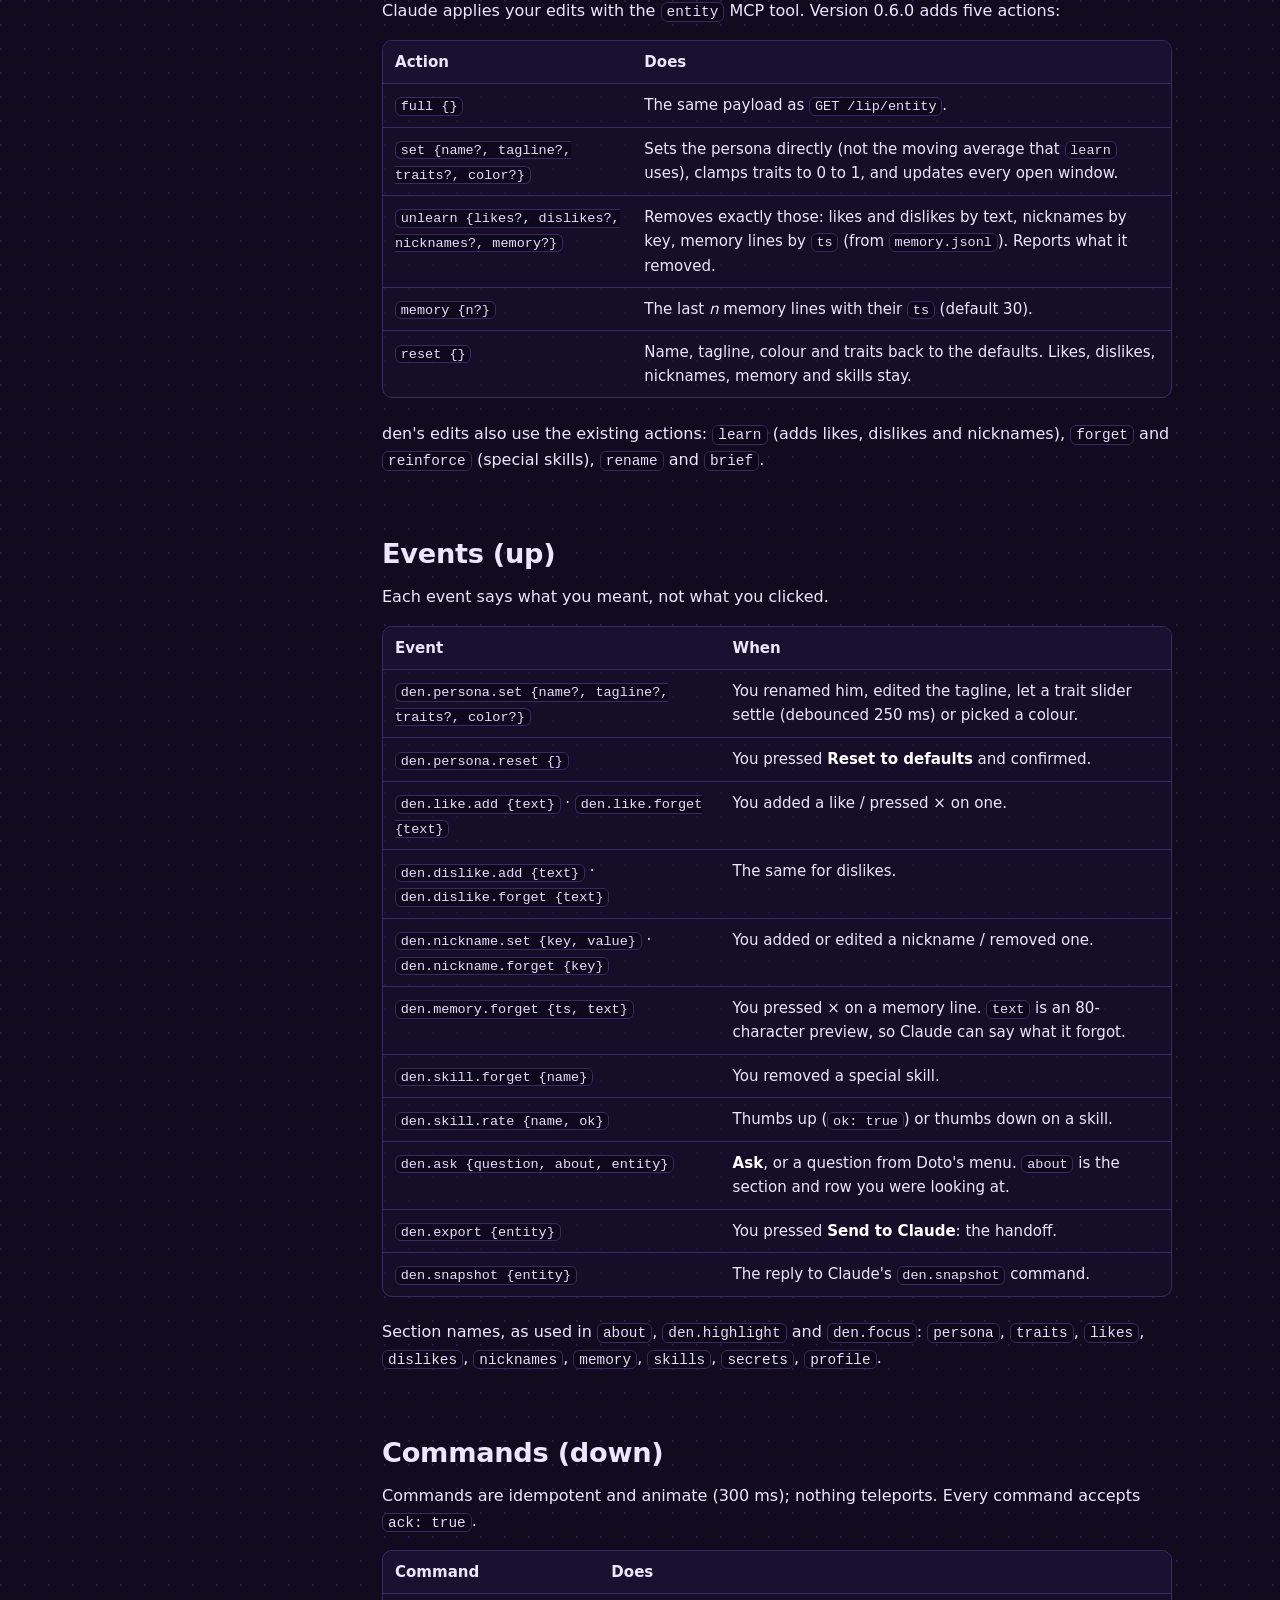
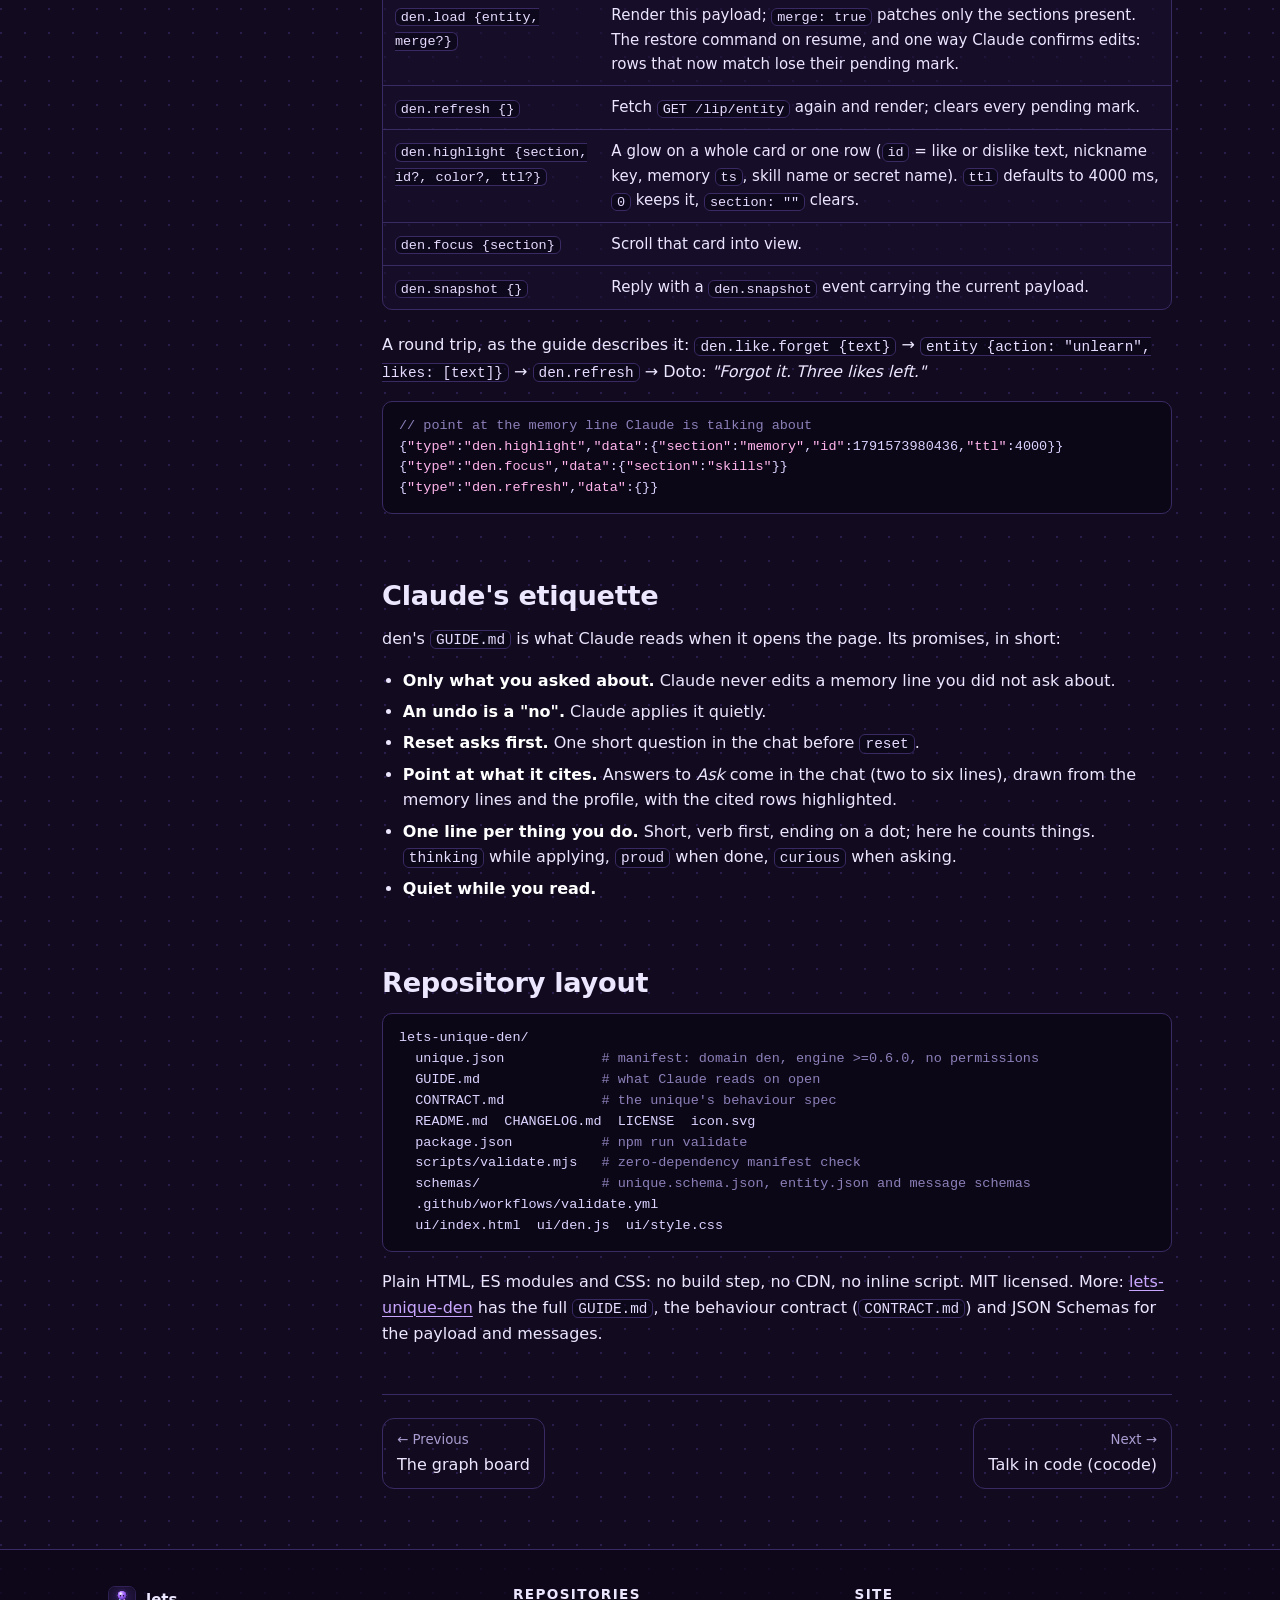
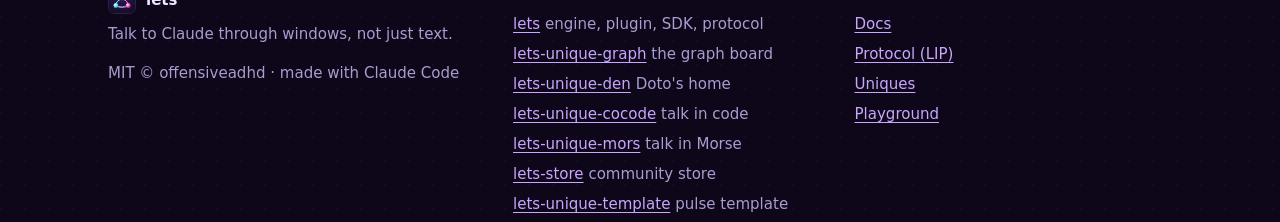
<file: docs/den.html>
<!doctype html>
<html lang="en">
<head>
  <meta charset="utf-8">
  <meta name="viewport" content="width=device-width, initial-scale=1">
  <title>Doto's home (den) · lets</title>
  <meta name="description" content="The den unique, Doto's home: see what the companion learned about you and edit or forget any of it by pointing: persona, traits, likes, nicknames, memory, special skills and the secret moves you found.">
  <meta name="theme-color" content="#120b1f">
  <link rel="icon" href="../assets/logo.svg" type="image/svg+xml">
  <link rel="stylesheet" href="../css/site.css">
  <script type="module" src="../js/site.js"></script>
</head>
<body>
<a class="skip-link" href="#main">Skip to content</a>
<header class="site-header">
  <div class="wrap">
    <a class="brand" href="../index.html"><img src="../assets/logo.svg" alt="" width="34" height="34">lets</a>
    <button class="btn btn-sm nav-toggle" type="button" aria-expanded="false" aria-controls="site-nav">Menu</button>
    <nav class="site-nav" id="site-nav" aria-label="Main">
      <ul>
        <li><a href="../docs/index.html" aria-current="page">Docs</a></li>
        <li><a href="../uniques.html">Uniques</a></li>
        <li><a href="../playground.html">Playground</a></li>
        <li><a href="../index.html#install">Install</a></li>
        <li><a href="https://github.com/offensiveadhd/lets">GitHub</a></li>
      </ul>
    </nav>
  </div>
</header>

<div class="wrap docs-layout">
  <aside class="docs-side" aria-label="Documentation">
    <button class="btn btn-sm docs-nav-toggle" type="button" aria-expanded="false" aria-controls="docs-nav">Docs pages <span aria-hidden="true">▾</span></button>
    <h2>Documentation</h2>
    <nav class="docs-nav" id="docs-nav" aria-label="Docs pages">
      <ul>
        <li><a href="./index.html">Overview</a></li>
        <li><a href="./getting-started.html">Getting started</a></li>
        <li><a href="./companion.html">The companion (Doto)</a></li>
        <li><a href="./uniques.html">Uniques &amp; the store</a></li>
        <li><a href="./graph.html">The graph board</a></li>
        <li><a href="./den.html" aria-current="page">Doto's home (den)</a></li>
        <li><a href="./cocode.html">Talk in code (cocode)</a></li>
        <li><a href="./mors.html">Talk in Morse (mors)</a></li>
        <li><a href="./protocol.html">Protocol (LIP)</a></li>
        <li><a href="./architecture.html">Architecture</a></li>
      </ul>
    </nav>
  </aside>
  <main id="main" class="doc">
<h1>Doto's home (den) <span class="badge badge-new">new in 0.6.0</span></h1>
<div class="unique-card" style="margin-bottom:1.6em">
  <img src="../assets/den-icon.svg" width="64" height="64" alt="The den icon: a glowing house outline with Doto, a small violet dot, at home inside it.">
  <div class="body">
    <p class="lead" style="margin:0"><strong>See what Doto learned about you, and edit or forget any of it by pointing.</strong> den is the second default unique, next to graph: one calm page that shows everything the companion keeps about you.</p>
  </div>
</div>

<nav class="toc" aria-label="On this page">
  <strong>On this page</strong>
  <ol>
    <li><a href="#what">What it is</a></li>
    <li><a href="#install">Install</a></li>
    <li><a href="#do">What you can do</a></li>
    <li><a href="#keys">Mouse &amp; keyboard</a></li>
    <li><a href="#edits">You edit, Claude confirms</a></li>
    <li><a href="#doto">Doto at home</a></li>
    <li><a href="#handoff">Send to Claude &amp; resume</a></li>
    <li><a href="#data">Where the data comes from</a></li>
    <li><a href="#events">Events (up)</a></li>
    <li><a href="#commands">Commands (down)</a></li>
    <li><a href="#etiquette">Claude's etiquette</a></li>
    <li><a href="#layout">Repository layout</a></li>
  </ol>
</nav>

<h2 id="what">What it is</h2>
<p>Doto learns you through three honest channels: a profile of how you work, memory lines Claude writes down, and the special skills he writes for himself (see <a href="./companion.html#learning">How Doto learns</a>). All of it lives on disk in <code>~/.lets/entity/</code>, and <code>/lets entity</code> lists it in the chat.</p>
<p>den puts it on one page: his persona and traits, the likes, dislikes and nicknames he picked up, his memory lines, his special skills, the secret moves you found, and your interaction profile. Every row can be changed or forgotten right where it sits; Claude applies the change and Doto says one short line about it. Nothing is inferred silently in lets, and den is where you can check that for yourself.</p>

<h2 id="install">Install</h2>
<p>It comes with lets 0.6.0: den is listed next to graph in the engine's <code>defaults.json</code>, so the engine installs it into <code>~/.lets/uniques/den</code> the first time it runs. Then:</p>
<pre><code>/lets den               <span class="c"># or /lets:lets den without the alias</span></code></pre>
<p>Manual: <code>/lets store den</code> (inspect → confirm), or clone <a href="https://github.com/offensiveadhd/lets-unique-den">the repo</a> into <code>~/.lets/uniques/den</code>. den needs engine 0.6.0 or later (<code>"engine": "&gt;=0.6.0"</code>) because it reads the companion's state from the new <code>GET /lip/entity</code>. It asks for no permissions: <code>"fs.write": []</code>, <code>"net": []</code>.</p>
<p>Check with <code>/lets list</code> (den listed, no problems); reinstall or update with <code>node engine/bin/lets.mjs defaults --force --only den</code> from the lets checkout. Every way to install, check, update and remove a unique is in <a href="./getting-started.html#uniques">Installing uniques</a>.</p>

<h2 id="do">What you can do</h2>
<p>A toolbar sits on top: the listening dot, <strong>Refresh</strong>, <strong>Ask</strong>, <strong>Send to Claude</strong>, chat, Doto and <code>?</code> for shortcuts. Below it, nine cards, top to bottom:</p>
<div class="table-wrap">
  <table>
    <thead><tr><th scope="col">Card</th><th scope="col">You see</th><th scope="col">You can do</th></tr></thead>
    <tbody>
      <tr><td><strong>persona</strong></td><td>His name and tagline, "born … · <em>n</em> sessions · mood …", six colour swatches</td><td>Click the name or tagline to edit it in place (name 1 to 24 characters, tagline up to 120). Pick a colour, or <em>default</em>. <strong>Reset to defaults</strong> asks "Sure?" first, then puts name, tagline, colour and traits back; everything he learned stays.</td></tr>
      <tr><td><strong>traits</strong></td><td>Six sliders with their live value and a two-word meaning at each end: speed <em>calm ↔ snappy</em>, distance <em>close ↔ far</em>, chatty <em>quiet ↔ talks</em>, playful <em>still ↔ bouncy</em>, formality <em>casual ↔ formal</em>, curiosity <em>assumes ↔ asks</em></td><td>Drag a slider. The value goes to Claude once the slider settles.</td></tr>
      <tr><td><strong>likes</strong>, <strong>dislikes</strong></td><td>Chips</td><td>× forgets one. Type in the add field and press <kbd>Enter</kbd> to add one (up to 60 characters).</td></tr>
      <tr><td><strong>nicknames</strong></td><td>Rows: what you call a thing → what it is</td><td>× forgets one; the add row has two fields.</td></tr>
      <tr><td><strong>memory</strong></td><td>Up to 60 lines, newest first: a kind badge (<code>note</code>, <code>preference</code>, <code>habit</code>, <code>request</code>, <code>style</code>, <code>secret</code>, <code>skill</code>), how long ago (hover for the exact time) and the text</td><td>× forgets a line. Filter chips show one kind at a time.</td></tr>
      <tr><td><strong>skills</strong></td><td>Each special skill: title, name, trigger chips, a confidence bar, uses and the unique it came from; the playbook folds open</td><td>Thumbs up or thumbs down rates it; × forgets it.</td></tr>
      <tr><td><strong>secrets</strong></td><td>Seven dots and a count ("2 of 7"): found moves are lit and named, the rest show "?"</td><td>Nothing to edit, and no hints. Finding them is the point.</td></tr>
      <tr><td><strong>profile</strong></td><td>How you work: pace (px/s), clicks per minute, dwell, idle, summons · picks · dismisses, sessions seen, last seen, and a 3×3 grid of your favourite screen regions</td><td>Read only. A value not measured yet shows "—".</td></tr>
    </tbody>
  </table>
</div>
<p>An empty card says so ("Nothing yet. Open graph and do something he can notice."). <strong>Ask</strong>, or a question from Doto's menu, asks Claude about the row you are hovering or have focused; the answer comes in the chat and Claude highlights the rows it cites. Collapsed cards and the memory filter are remembered in this browser; everything else lives on the host.</p>

<h2 id="keys">Mouse &amp; keyboard</h2>
<div class="table-wrap">
  <table>
    <thead><tr><th scope="col">Do</th><th scope="col">How</th></tr></thead>
    <tbody>
      <tr><td>Rename him, edit the tagline</td><td>Click it; <kbd>Enter</kbd> saves, <kbd>Esc</kbd> cancels</td></tr>
      <tr><td>Forget a chip, nickname, memory line or skill</td><td>Click its ×, or focus the × and press <kbd>Delete</kbd> / <kbd>Backspace</kbd></td></tr>
      <tr><td>Add a like, dislike or nickname</td><td>Type in the add field, then <kbd>Enter</kbd></td></tr>
      <tr><td>Undo your own edit</td><td><kbd>Ctrl</kbd>+<kbd>Z</kbd> (20 steps)</td></tr>
      <tr><td>Shortcuts</td><td><kbd>?</kbd> opens the overlay; <kbd>Esc</kbd> closes it and any inline editor</td></tr>
    </tbody>
  </table>
</div>
<p>Every row is reachable with the keyboard and has an accessible name. Under reduced motion, scrolling to a card is instant.</p>

<h2 id="edits">You edit, Claude confirms</h2>
<ol>
  <li>You change a row. den updates it at once and marks it <em>waiting for Claude</em>: dimmed, with a small pulsing dot.</li>
  <li>den sends the matching event (<a href="#events">below</a>).</li>
  <li>Claude applies it with the <code>entity</code> tool, refreshes den, and Doto says one short line. The mark clears.</li>
</ol>
<p>If Claude is not listening right now, den tells you (at most every 30 seconds): <em>"Doto is away. Claude applies this with your next message in Claude Code."</em> The mark stays until Claude catches up; the prompt hook delivers your edits with your next message.</p>
<p><kbd>Ctrl</kbd>+<kbd>Z</kbd> undoes your own edits by sending the opposite event: a forgotten like is added back, a slider returns to its previous value. Claude treats an undo as a "no" and applies it quietly.</p>

<h2 id="doto">Doto at home</h2>
<p>This is his home. Click him for questions about the row under your pointer: <em>What do you know about me?</em>, <em>Why this?</em>, <em>Forget this</em> (den does that one itself) and <em>Open chat</em>. <em>What do you know about me?</em> gets a short, honest summary in the chat, counts included: <em>"Four likes, two dislikes, two of seven secrets."</em></p>
<p>He reacts once per thing you do, at most: a <a href="./companion.html#expressions">wink</a> after you forget something, a blush when you edit his name or tagline, a nod when Claude's refresh lands after your edit. Claude may also roll him over to a memory line and have him say why he wrote it.</p>

<h2 id="handoff">Send to Claude &amp; resume</h2>
<p><strong>Send to Claude</strong> hands den over for a <strong>memory review</strong>. The engine saves it as a session and closes the window, and Claude answers in the Claude Code chat, not in the window: in three to six lines it sums up what Doto knows about you (from the memory lines, likes and dislikes, skills and secrets), flags lines that look stale or contradict each other, and proposes a short cleanup list you can say yes to. The session gets a label such as "doto memory review".</p>
<p>Say <em>continue</em> (or <code>/lets den resume</code>) and den comes back <strong>live</strong>: it fetches the current state again instead of replaying the saved snapshot, so it shows what Doto knows now.</p>
<p>The manifest's <code>session</code> block names the roles:</p>
<pre><code>"session": { "export": "den.export", "snapshot": "den.snapshot", "restore": "den.load" }</code></pre>

<h2 id="data">Where the data comes from</h2>
<p>den reads everything from the engine with <code>GET /lip/entity</code> <span class="badge badge-new">new in 0.6.0</span>, token-protected like <code>/lip/persona</code>: once when it opens, and again on <code>den.refresh</code>. The payload, in short:</p>
<pre><code>{ persona: { name, tagline, born, color, mood, sessions,
             traits: { speed, distance, chatty, playful, formality, curiosity },
             likes: [], dislikes: [], nicknames: { "what you call it": "what it is" } },
  profile: { pace, clickRate, dwell, idleMs, regions: { tl, tr, bl, br, c },
             sessionsSeen, summons, picks, dismisses, lastSeen,
             secrets: [ <span class="c">/* names found, in order of discovery */</span> ] },
  skills:  [{ name, title, triggers, confidence, uses, unique, learned, updated, body }],
  memory:  [{ ts, kind, text, weight }],   <span class="c">// oldest → newest, the last 60 lines</span>
  secretsAll: [ <span class="c">/* all seven */</span> ],
  defaults: { name, tagline, color, traits },
  at }</code></pre>
<p><code>memory[].ts</code> is a memory line's id. <code>pace</code> is in px/s, <code>clickRate</code> in clicks per minute, <code>dwell</code> and <code>idleMs</code> in milliseconds. Any field may be <code>null</code> until something was measured. <code>profile.secrets</code> is new in 0.6.0: when you find a secret move, the engine records its name, once.</p>

<h3 id="entity-tool">The <code>entity</code> tool</h3>
<p>Claude applies your edits with the <code>entity</code> MCP tool. Version 0.6.0 adds five actions:</p>
<div class="table-wrap">
  <table>
    <thead><tr><th scope="col">Action</th><th scope="col">Does</th></tr></thead>
    <tbody>
      <tr><td><code>full {}</code></td><td>The same payload as <code>GET /lip/entity</code>.</td></tr>
      <tr><td><code>set {name?, tagline?, traits?, color?}</code></td><td>Sets the persona directly (not the moving average that <code>learn</code> uses), clamps traits to 0 to 1, and updates every open window.</td></tr>
      <tr><td><code>unlearn {likes?, dislikes?, nicknames?, memory?}</code></td><td>Removes exactly those: likes and dislikes by text, nicknames by key, memory lines by <code>ts</code> (from <code>memory.jsonl</code>). Reports what it removed.</td></tr>
      <tr><td><code>memory {n?}</code></td><td>The last <em>n</em> memory lines with their <code>ts</code> (default 30).</td></tr>
      <tr><td><code>reset {}</code></td><td>Name, tagline, colour and traits back to the defaults. Likes, dislikes, nicknames, memory and skills stay.</td></tr>
    </tbody>
  </table>
</div>
<p>den's edits also use the existing actions: <code>learn</code> (adds likes, dislikes and nicknames), <code>forget</code> and <code>reinforce</code> (special skills), <code>rename</code> and <code>brief</code>.</p>

<h2 id="events">Events (up)</h2>
<p>Each event says what you meant, not what you clicked.</p>
<div class="table-wrap">
  <table>
    <thead><tr><th scope="col">Event</th><th scope="col">When</th></tr></thead>
    <tbody>
      <tr><td><code>den.persona.set {name?, tagline?, traits?, color?}</code></td><td>You renamed him, edited the tagline, let a trait slider settle (debounced 250 ms) or picked a colour.</td></tr>
      <tr><td><code>den.persona.reset {}</code></td><td>You pressed <strong>Reset to defaults</strong> and confirmed.</td></tr>
      <tr><td><code>den.like.add {text}</code> · <code>den.like.forget {text}</code></td><td>You added a like / pressed × on one.</td></tr>
      <tr><td><code>den.dislike.add {text}</code> · <code>den.dislike.forget {text}</code></td><td>The same for dislikes.</td></tr>
      <tr><td><code>den.nickname.set {key, value}</code> · <code>den.nickname.forget {key}</code></td><td>You added or edited a nickname / removed one.</td></tr>
      <tr><td><code>den.memory.forget {ts, text}</code></td><td>You pressed × on a memory line. <code>text</code> is an 80-character preview, so Claude can say what it forgot.</td></tr>
      <tr><td><code>den.skill.forget {name}</code></td><td>You removed a special skill.</td></tr>
      <tr><td><code>den.skill.rate {name, ok}</code></td><td>Thumbs up (<code>ok: true</code>) or thumbs down on a skill.</td></tr>
      <tr><td><code>den.ask {question, about, entity}</code></td><td><strong>Ask</strong>, or a question from Doto's menu. <code>about</code> is the section and row you were looking at.</td></tr>
      <tr><td><code>den.export {entity}</code></td><td>You pressed <strong>Send to Claude</strong>: the handoff.</td></tr>
      <tr><td><code>den.snapshot {entity}</code></td><td>The reply to Claude's <code>den.snapshot</code> command.</td></tr>
    </tbody>
  </table>
</div>
<p>Section names, as used in <code>about</code>, <code>den.highlight</code> and <code>den.focus</code>: <code>persona</code>, <code>traits</code>, <code>likes</code>, <code>dislikes</code>, <code>nicknames</code>, <code>memory</code>, <code>skills</code>, <code>secrets</code>, <code>profile</code>.</p>

<h2 id="commands">Commands (down)</h2>
<p>Commands are idempotent and animate (300 ms); nothing teleports. Every command accepts <code>ack: true</code>.</p>
<div class="table-wrap">
  <table>
    <thead><tr><th scope="col">Command</th><th scope="col">Does</th></tr></thead>
    <tbody>
      <tr><td><code>den.load {entity, merge?}</code></td><td>Render this payload; <code>merge: true</code> patches only the sections present. The restore command on resume, and one way Claude confirms edits: rows that now match lose their pending mark.</td></tr>
      <tr><td><code>den.refresh {}</code></td><td>Fetch <code>GET /lip/entity</code> again and render; clears every pending mark.</td></tr>
      <tr><td><code>den.highlight {section, id?, color?, ttl?}</code></td><td>A glow on a whole card or one row (<code>id</code> = like or dislike text, nickname key, memory <code>ts</code>, skill name or secret name). <code>ttl</code> defaults to 4000 ms, <code>0</code> keeps it, <code>section: ""</code> clears.</td></tr>
      <tr><td><code>den.focus {section}</code></td><td>Scroll that card into view.</td></tr>
      <tr><td><code>den.snapshot {}</code></td><td>Reply with a <code>den.snapshot</code> event carrying the current payload.</td></tr>
    </tbody>
  </table>
</div>
<p>A round trip, as the guide describes it: <code>den.like.forget {text}</code> → <code>entity {action: "unlearn", likes: [text]}</code> → <code>den.refresh</code> → Doto: <em>"Forgot it. Three likes left."</em></p>
<pre><code><span class="c">// point at the memory line Claude is talking about</span>
{<span class="s">"type"</span>:<span class="s">"den.highlight"</span>,<span class="s">"data"</span>:{<span class="s">"section"</span>:<span class="s">"memory"</span>,<span class="s">"id"</span>:1791573980436,<span class="s">"ttl"</span>:4000}}
{<span class="s">"type"</span>:<span class="s">"den.focus"</span>,<span class="s">"data"</span>:{<span class="s">"section"</span>:<span class="s">"skills"</span>}}
{<span class="s">"type"</span>:<span class="s">"den.refresh"</span>,<span class="s">"data"</span>:{}}</code></pre>

<h2 id="etiquette">Claude's etiquette</h2>
<p>den's <code>GUIDE.md</code> is what Claude reads when it opens the page. Its promises, in short:</p>
<ul>
  <li><strong>Only what you asked about.</strong> Claude never edits a memory line you did not ask about.</li>
  <li><strong>An undo is a "no".</strong> Claude applies it quietly.</li>
  <li><strong>Reset asks first.</strong> One short question in the chat before <code>reset</code>.</li>
  <li><strong>Point at what it cites.</strong> Answers to <em>Ask</em> come in the chat (two to six lines), drawn from the memory lines and the profile, with the cited rows highlighted.</li>
  <li><strong>One line per thing you do.</strong> Short, verb first, ending on a dot; here he counts things. <code>thinking</code> while applying, <code>proud</code> when done, <code>curious</code> when asking.</li>
  <li><strong>Quiet while you read.</strong></li>
</ul>

<h2 id="layout">Repository layout</h2>
<pre><code>lets-unique-den/
  unique.json            <span class="c"># manifest: domain den, engine &gt;=0.6.0, no permissions</span>
  GUIDE.md               <span class="c"># what Claude reads on open</span>
  CONTRACT.md            <span class="c"># the unique's behaviour spec</span>
  README.md  CHANGELOG.md  LICENSE  icon.svg
  package.json           <span class="c"># npm run validate</span>
  scripts/validate.mjs   <span class="c"># zero-dependency manifest check</span>
  schemas/               <span class="c"># unique.schema.json, entity.json and message schemas</span>
  .github/workflows/validate.yml
  ui/index.html  ui/den.js  ui/style.css</code></pre>
<p>Plain HTML, ES modules and CSS: no build step, no CDN, no inline script. MIT licensed. More: <a href="https://github.com/offensiveadhd/lets-unique-den">lets-unique-den</a> has the full <code>GUIDE.md</code>, the behaviour contract (<code>CONTRACT.md</code>) and JSON Schemas for the payload and messages.</p>

<nav class="doc-pager" aria-label="Previous and next page"><a class="prev" href="./graph.html"><small>← Previous</small>The graph board</a><a class="next" href="./cocode.html"><small>Next →</small>Talk in code (cocode)</a></nav>
  </main>
</div>

<footer class="site-footer">
  <div class="wrap">
    <div>
      <div class="footer-brand"><img src="../assets/logo.svg" alt="" width="28" height="28">lets</div>
      <p>Talk to Claude through windows, not just text.</p>
      <p>MIT © offensiveadhd · made with Claude Code</p>
    </div>
    <div>
      <h2>Repositories</h2>
      <ul>
        <li><a href="https://github.com/offensiveadhd/lets">lets</a> <span class="dim">engine, plugin, SDK, protocol</span></li>
        <li><a href="https://github.com/offensiveadhd/lets-unique-graph">lets-unique-graph</a> <span class="dim">the graph board</span></li>
        <li><a href="https://github.com/offensiveadhd/lets-unique-den">lets-unique-den</a> <span class="dim">Doto's home</span></li>
        <li><a href="https://github.com/offensiveadhd/lets-unique-cocode">lets-unique-cocode</a> <span class="dim">talk in code</span></li>
        <li><a href="https://github.com/offensiveadhd/lets-unique-mors">lets-unique-mors</a> <span class="dim">talk in Morse</span></li>
        <li><a href="https://github.com/offensiveadhd/lets-store">lets-store</a> <span class="dim">community store</span></li>
        <li><a href="https://github.com/offensiveadhd/lets-unique-template">lets-unique-template</a> <span class="dim">pulse template</span></li>
      </ul>
    </div>
    <div>
      <h2>Site</h2>
      <ul>
        <li><a href="../docs/index.html">Docs</a></li>
        <li><a href="../docs/protocol.html">Protocol (LIP)</a></li>
        <li><a href="../uniques.html">Uniques</a></li>
        <li><a href="../playground.html">Playground</a></li>
      </ul>
    </div>
  </div>
</footer>
</body>
</html>
</file>
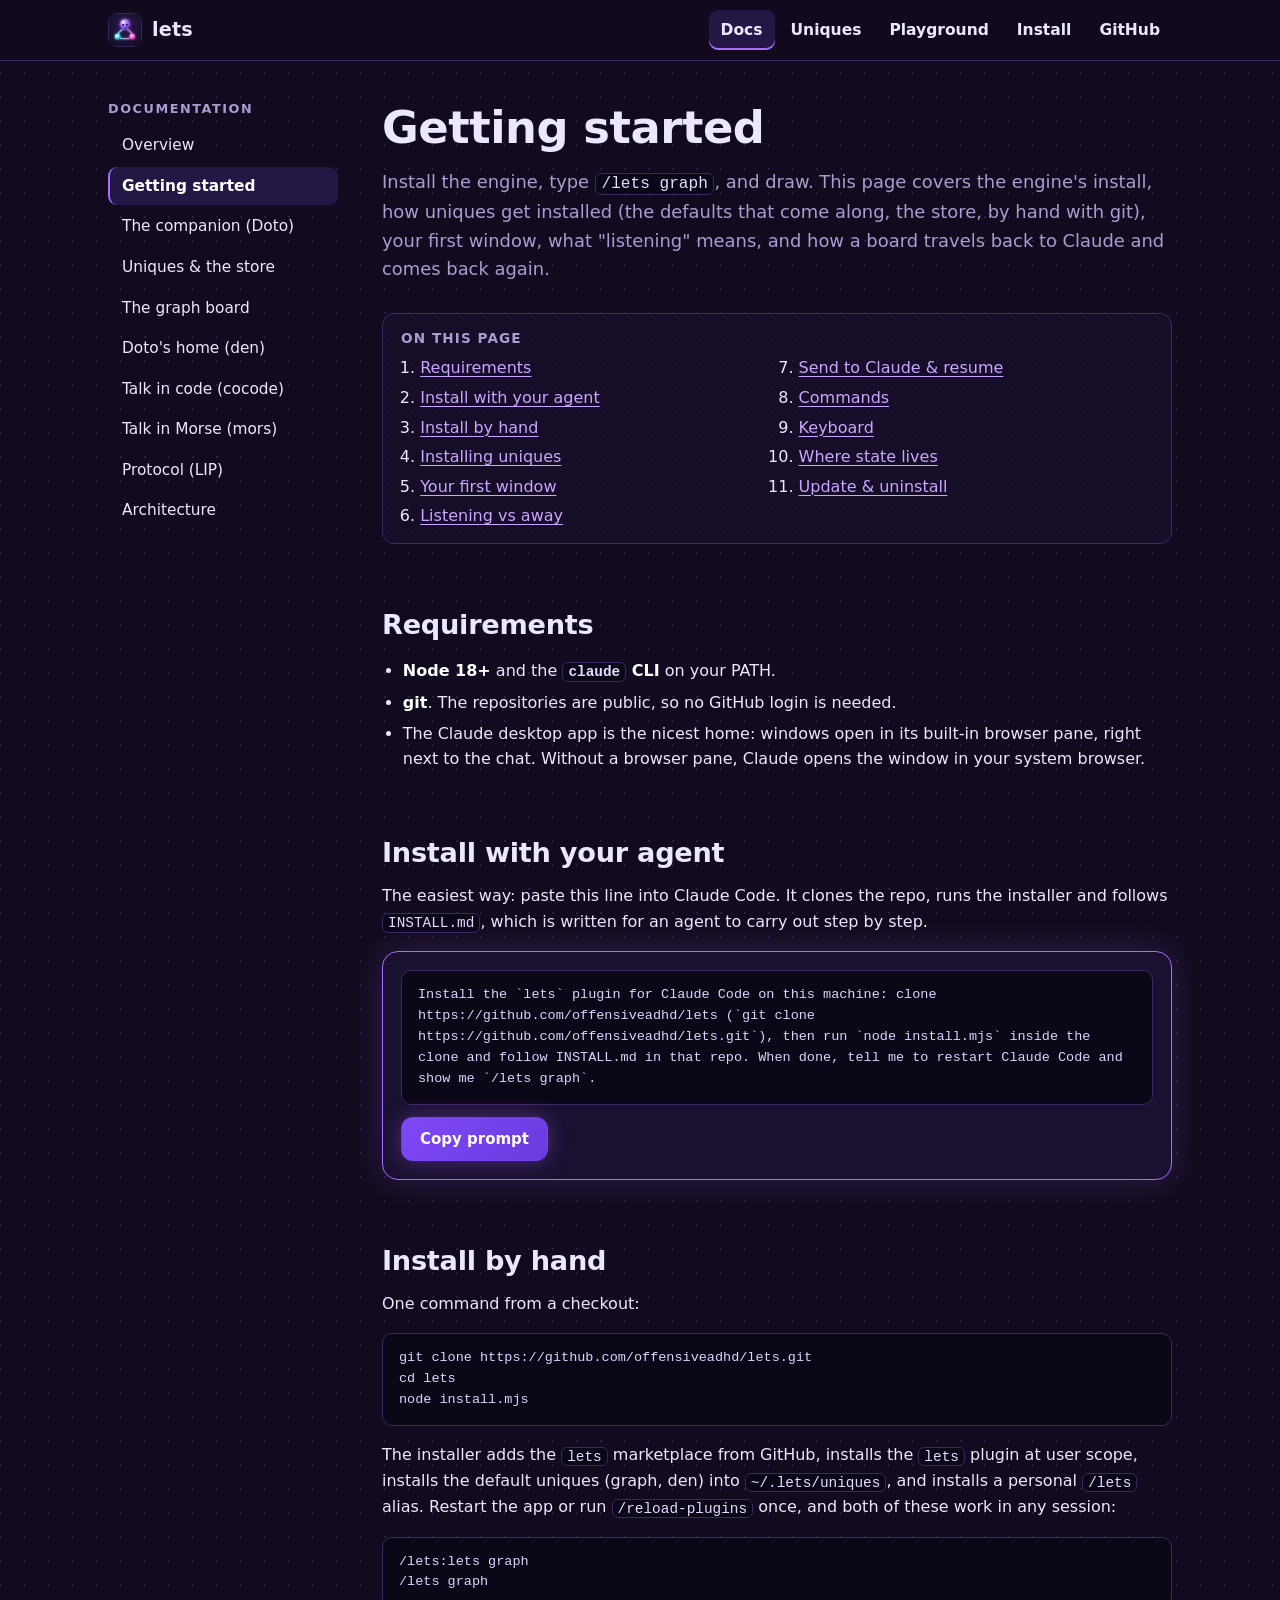
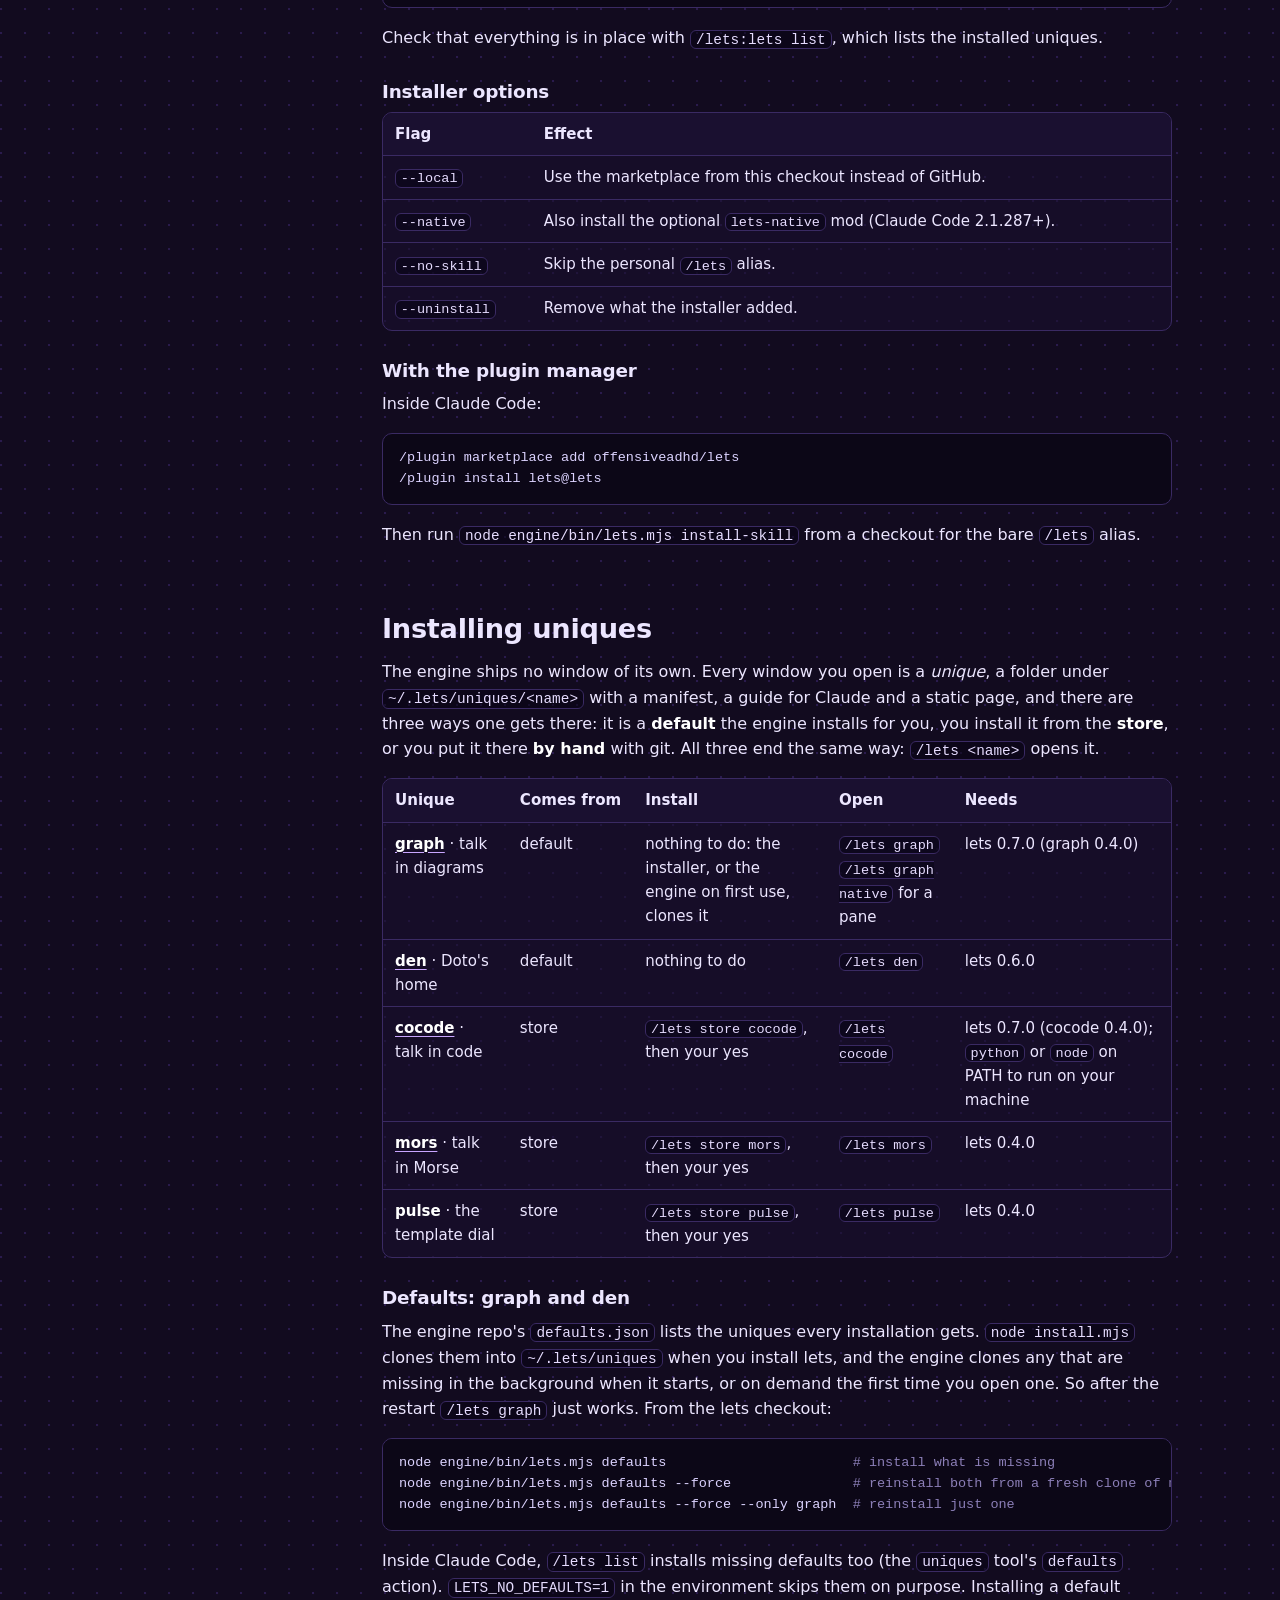
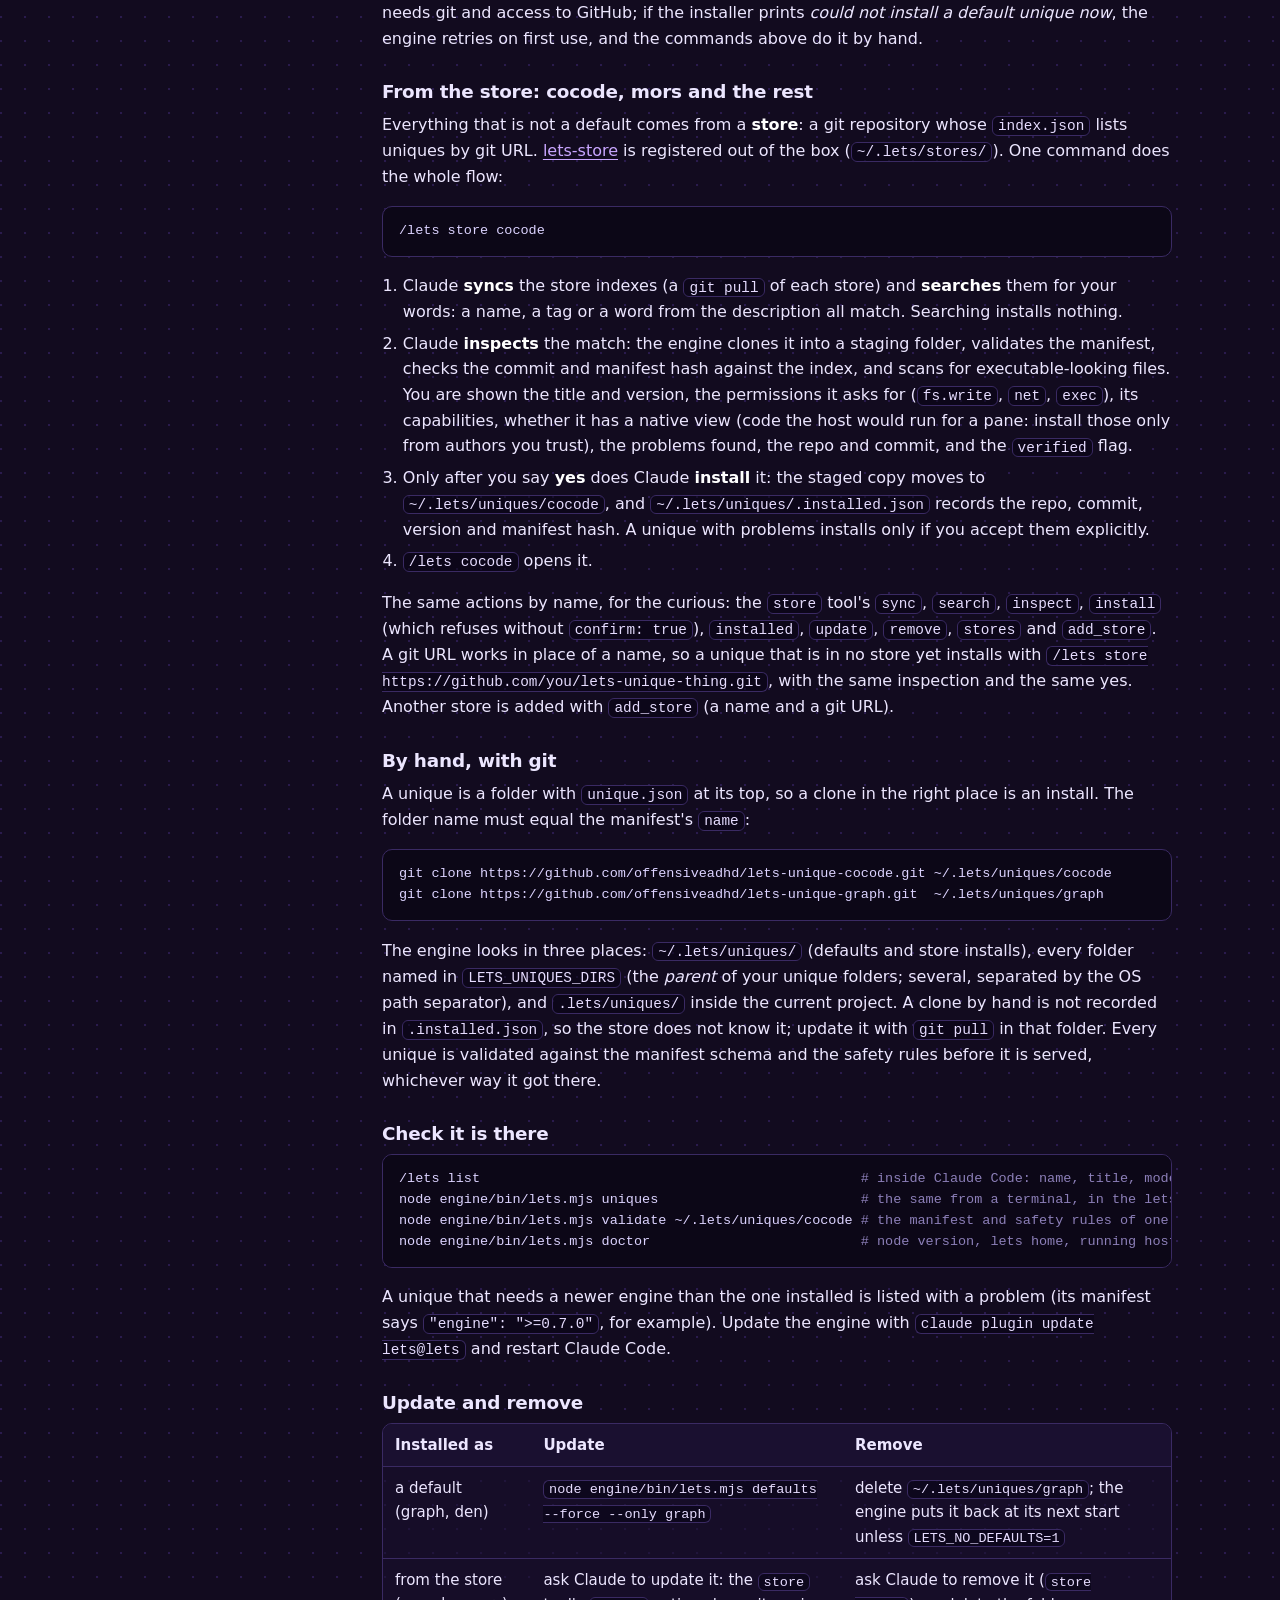
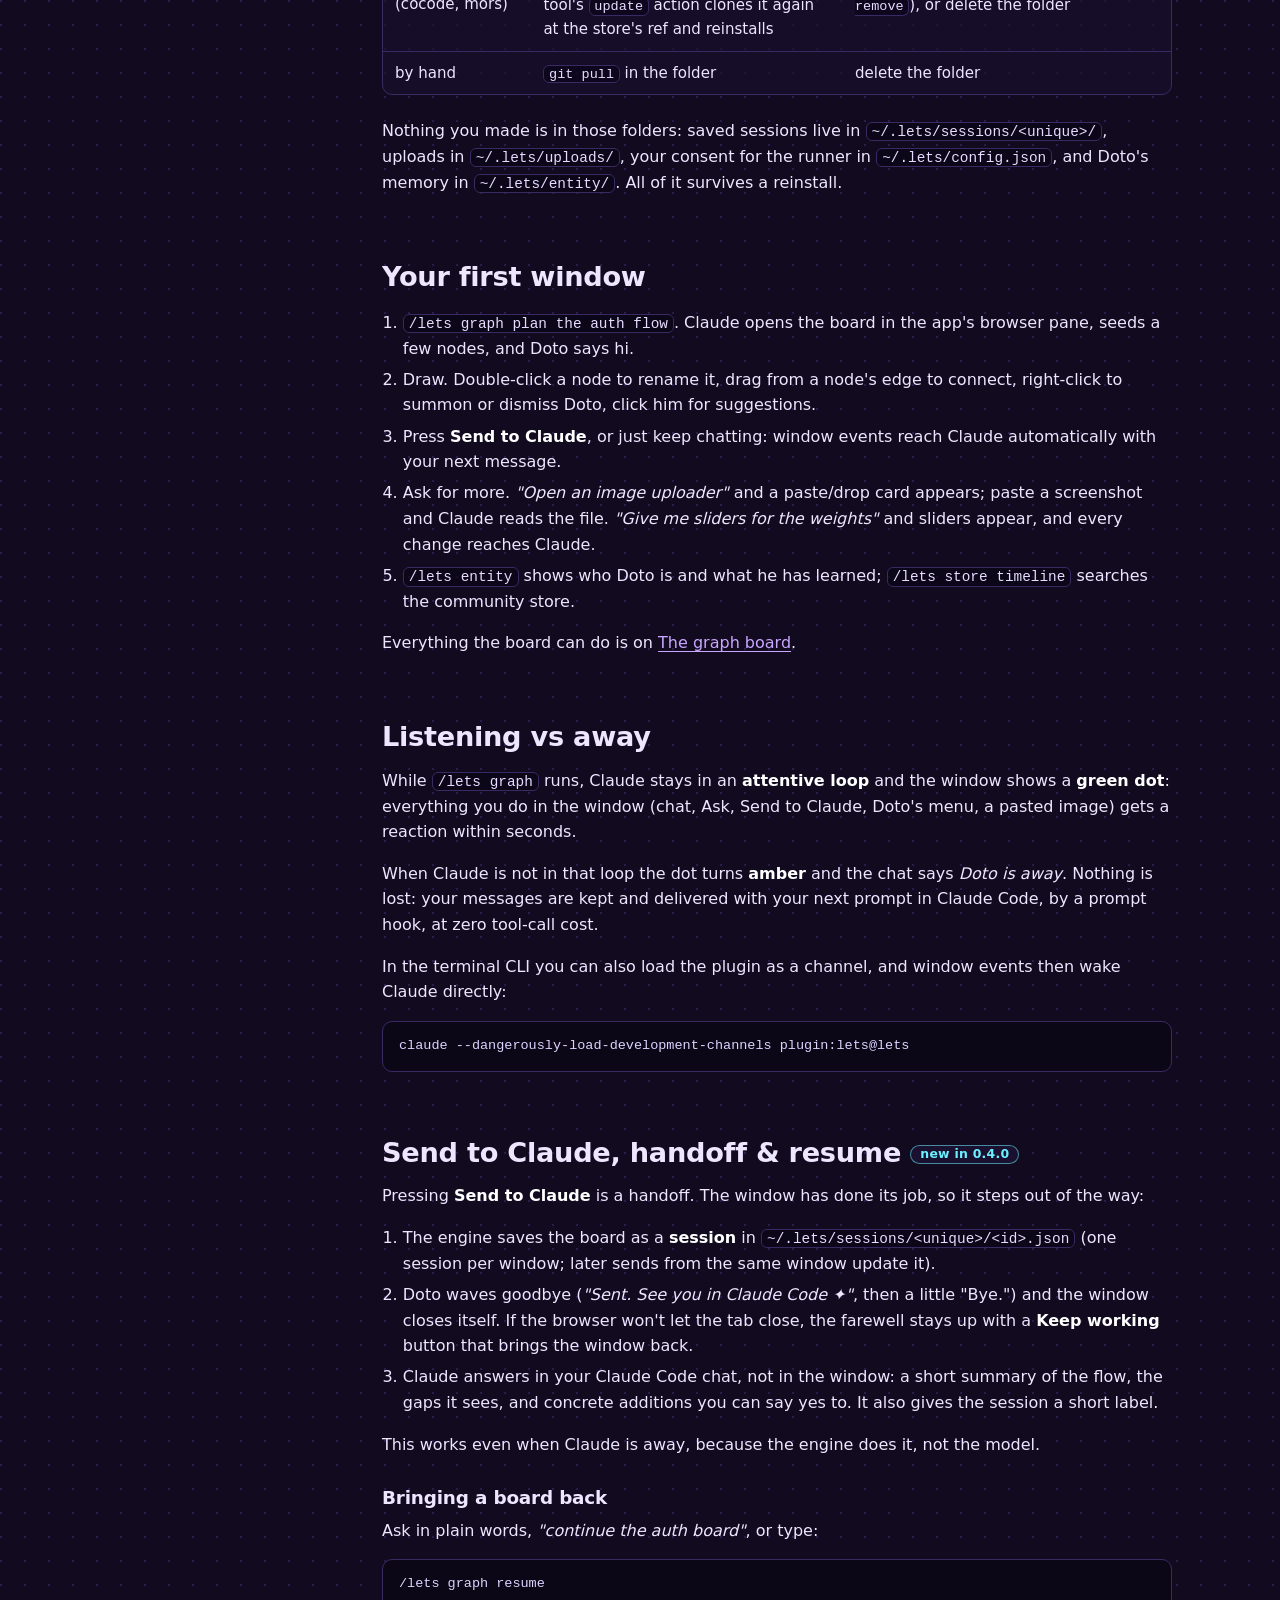
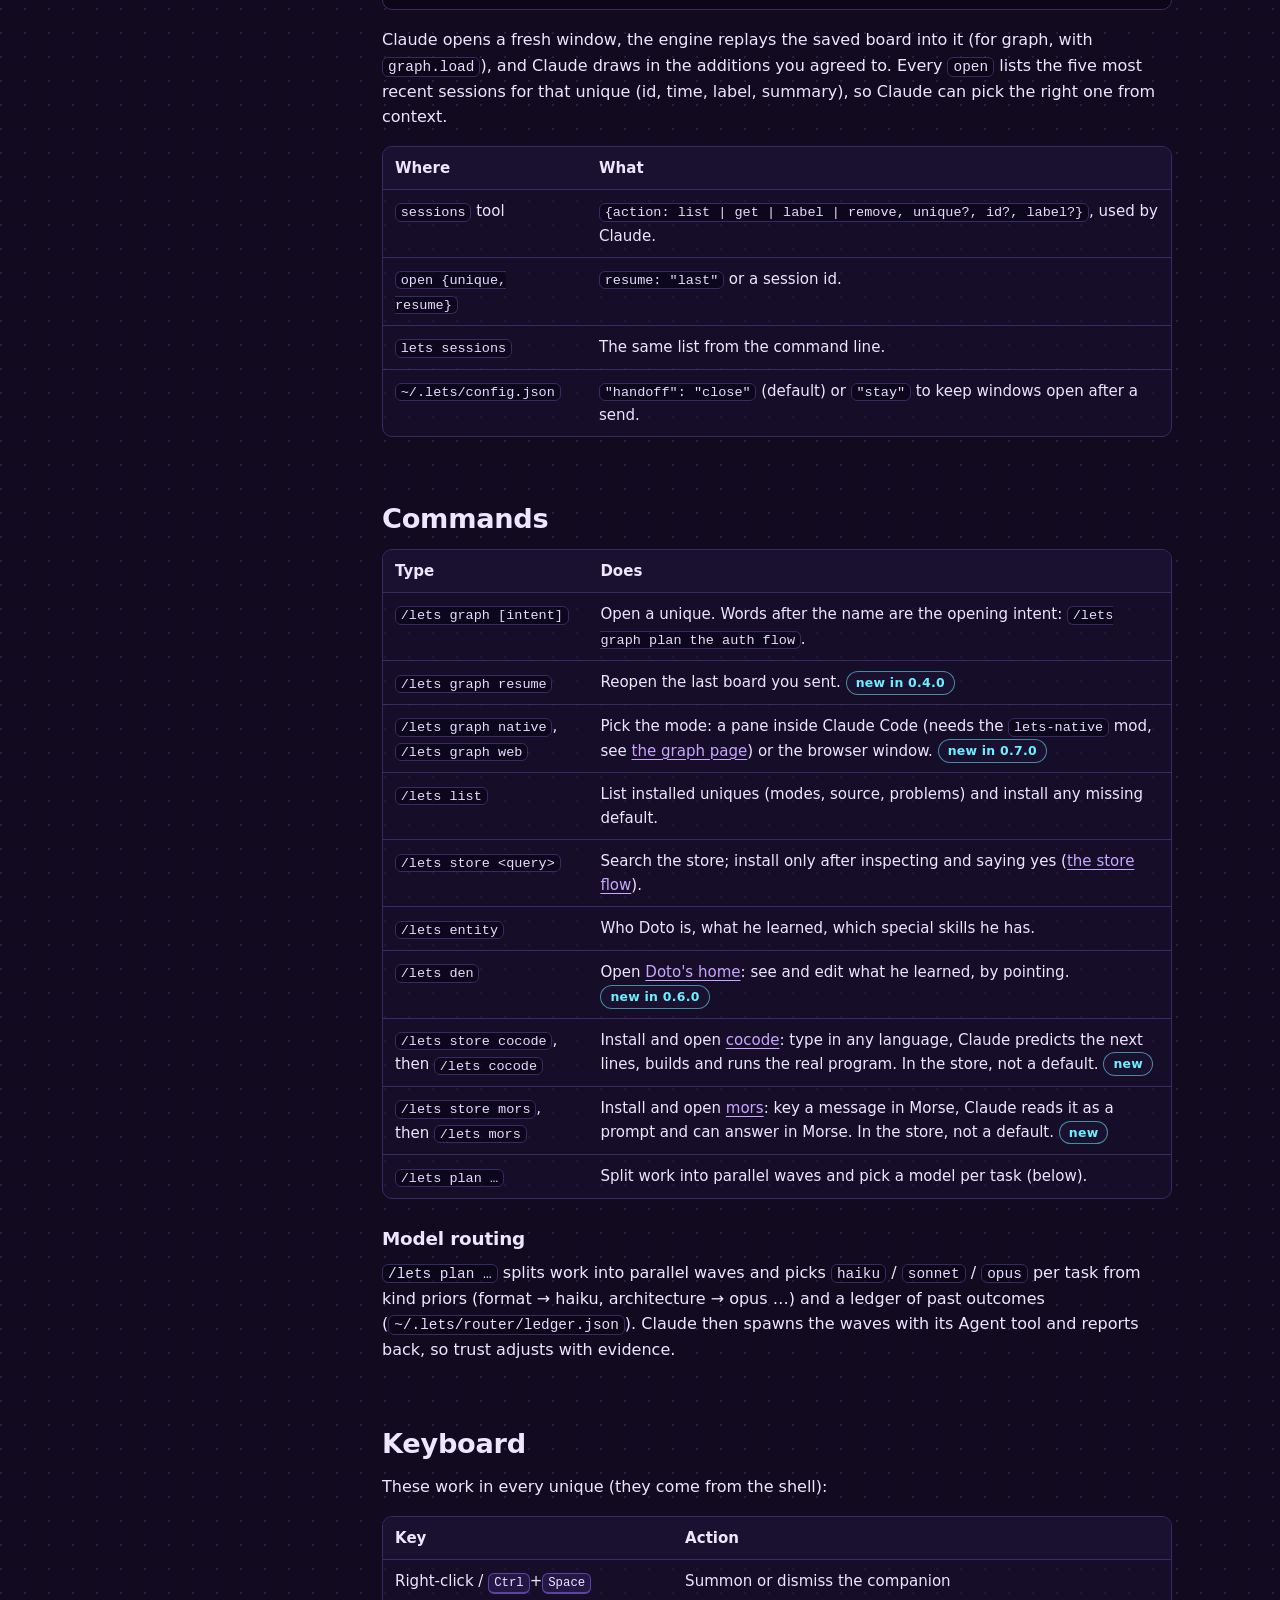
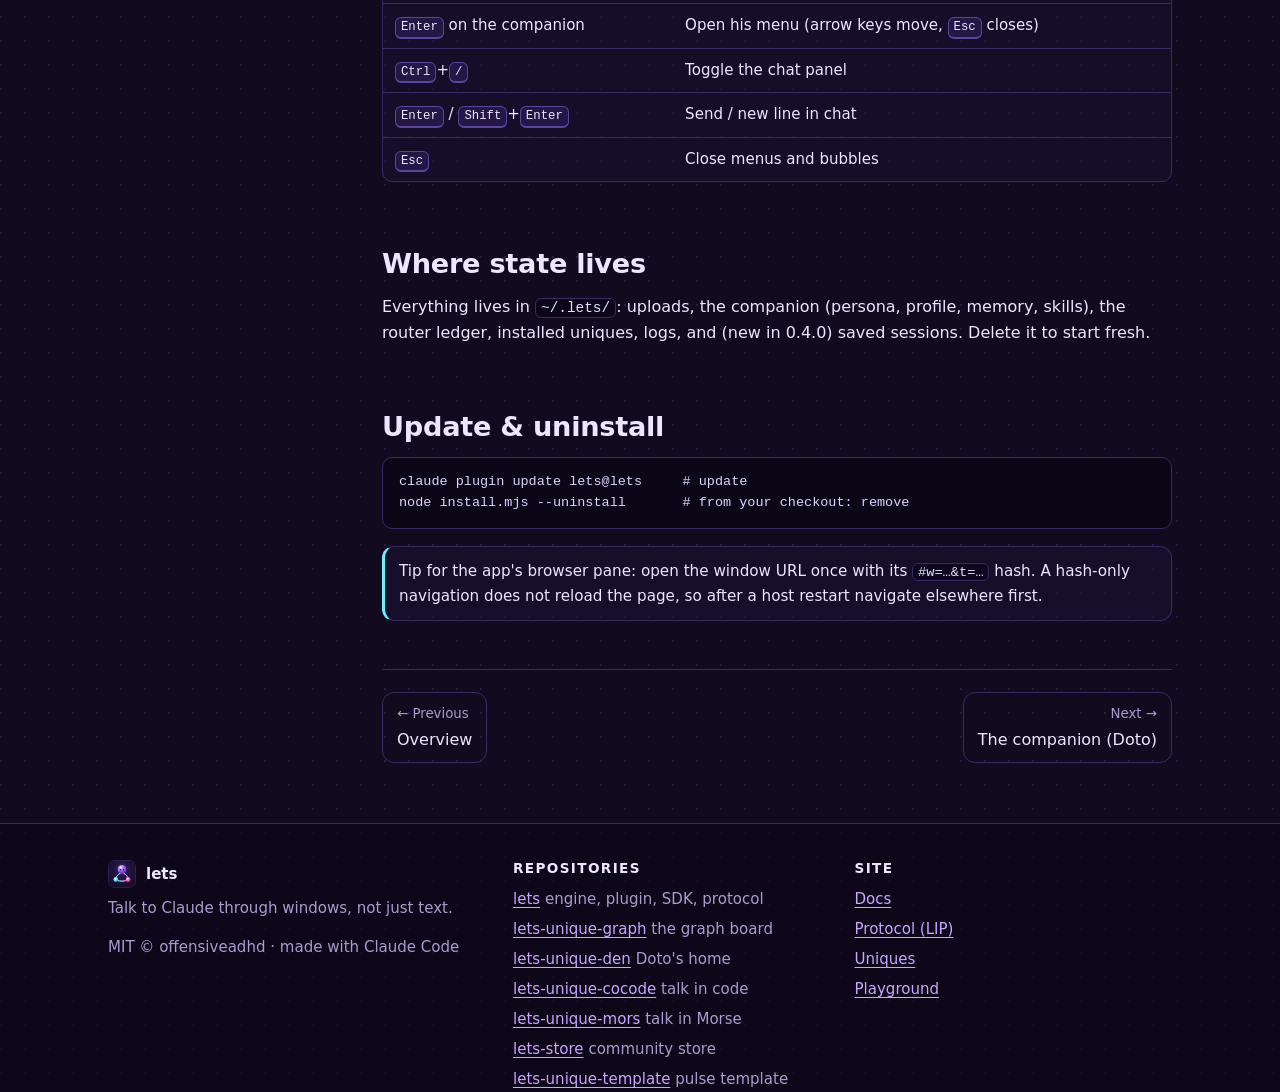
<file: docs/getting-started.html>
<!doctype html>
<html lang="en">
<head>
  <meta charset="utf-8">
  <meta name="viewport" content="width=device-width, initial-scale=1">
  <title>Getting started · lets</title>
  <meta name="description" content="Install lets for Claude Code, open your first graph window, and learn listening vs away, Send to Claude and resume.">
  <meta name="theme-color" content="#120b1f">
  <link rel="icon" href="../assets/logo.svg" type="image/svg+xml">
  <link rel="stylesheet" href="../css/site.css">
  <script type="module" src="../js/site.js"></script>
</head>
<body>
<a class="skip-link" href="#main">Skip to content</a>
<header class="site-header">
  <div class="wrap">
    <a class="brand" href="../index.html"><img src="../assets/logo.svg" alt="" width="34" height="34">lets</a>
    <button class="btn btn-sm nav-toggle" type="button" aria-expanded="false" aria-controls="site-nav">Menu</button>
    <nav class="site-nav" id="site-nav" aria-label="Main">
      <ul>
        <li><a href="../docs/index.html" aria-current="page">Docs</a></li>
        <li><a href="../uniques.html">Uniques</a></li>
        <li><a href="../playground.html">Playground</a></li>
        <li><a href="../index.html#install">Install</a></li>
        <li><a href="https://github.com/offensiveadhd/lets">GitHub</a></li>
      </ul>
    </nav>
  </div>
</header>

<div class="wrap docs-layout">
  <aside class="docs-side" aria-label="Documentation">
    <button class="btn btn-sm docs-nav-toggle" type="button" aria-expanded="false" aria-controls="docs-nav">Docs pages <span aria-hidden="true">▾</span></button>
    <h2>Documentation</h2>
    <nav class="docs-nav" id="docs-nav" aria-label="Docs pages">
      <ul>
        <li><a href="./index.html">Overview</a></li>
        <li><a href="./getting-started.html" aria-current="page">Getting started</a></li>
        <li><a href="./companion.html">The companion (Doto)</a></li>
        <li><a href="./uniques.html">Uniques &amp; the store</a></li>
        <li><a href="./graph.html">The graph board</a></li>
        <li><a href="./den.html">Doto's home (den)</a></li>
        <li><a href="./cocode.html">Talk in code (cocode)</a></li>
        <li><a href="./mors.html">Talk in Morse (mors)</a></li>
        <li><a href="./protocol.html">Protocol (LIP)</a></li>
        <li><a href="./architecture.html">Architecture</a></li>
      </ul>
    </nav>
  </aside>
  <main id="main" class="doc">
<h1>Getting started</h1>
<p class="lead">Install the engine, type <code>/lets graph</code>, and draw. This page covers the engine's install, how uniques get installed (the defaults that come along, the store, by hand with git), your first window, what "listening" means, and how a board travels back to Claude and comes back again.</p>

<nav class="toc" aria-label="On this page">
  <strong>On this page</strong>
  <ol>
    <li><a href="#requirements">Requirements</a></li>
    <li><a href="#agent">Install with your agent</a></li>
    <li><a href="#manual">Install by hand</a></li>
    <li><a href="#uniques">Installing uniques</a></li>
    <li><a href="#first-window">Your first window</a></li>
    <li><a href="#listening">Listening vs away</a></li>
    <li><a href="#handoff">Send to Claude &amp; resume</a></li>
    <li><a href="#commands">Commands</a></li>
    <li><a href="#keys">Keyboard</a></li>
    <li><a href="#state">Where state lives</a></li>
    <li><a href="#update">Update &amp; uninstall</a></li>
  </ol>
</nav>

<h2 id="requirements">Requirements</h2>
<ul>
  <li><strong>Node 18+</strong> and the <strong><code>claude</code> CLI</strong> on your PATH.</li>
  <li><strong>git</strong>. The repositories are public, so no GitHub login is needed.</li>
  <li>The Claude desktop app is the nicest home: windows open in its built-in browser pane, right next to the chat. Without a browser pane, Claude opens the window in your system browser.</li>
</ul>

<h2 id="agent">Install with your agent</h2>
<p>The easiest way: paste this line into Claude Code. It clones the repo, runs the installer and follows <code>INSTALL.md</code>, which is written for an agent to carry out step by step.</p>
<div class="copy-box">
  <pre class="wrap-text" id="install-prompt">Install the `lets` plugin for Claude Code on this machine: clone https://github.com/offensiveadhd/lets (`git clone https://github.com/offensiveadhd/lets.git`), then run `node install.mjs` inside the clone and follow INSTALL.md in that repo. When done, tell me to restart Claude Code and show me `/lets graph`.</pre>
  <div>
    <button class="btn btn-primary" type="button" data-copy="install-prompt">Copy prompt</button>
    <span class="copy-status" role="status" aria-live="polite"></span>
  </div>
</div>

<h2 id="manual">Install by hand</h2>
<p>One command from a checkout:</p>
<pre><code>git clone https://github.com/offensiveadhd/lets.git
cd lets
node install.mjs</code></pre>
<p>The installer adds the <code>lets</code> marketplace from GitHub, installs the <code>lets</code> plugin at user scope, installs the default uniques (graph, den) into <code>~/.lets/uniques</code>, and installs a personal <code>/lets</code> alias. Restart the app or run <code>/reload-plugins</code> once, and both of these work in any session:</p>
<pre><code>/lets:lets graph
/lets graph</code></pre>
<p>Check that everything is in place with <code>/lets:lets list</code>, which lists the installed uniques.</p>

<h3 id="installer-options">Installer options</h3>
<div class="table-wrap">
  <table>
    <thead><tr><th scope="col">Flag</th><th scope="col">Effect</th></tr></thead>
    <tbody>
      <tr><td><code>--local</code></td><td>Use the marketplace from this checkout instead of GitHub.</td></tr>
      <tr><td><code>--native</code></td><td>Also install the optional <code>lets-native</code> mod (Claude Code 2.1.287+).</td></tr>
      <tr><td><code>--no-skill</code></td><td>Skip the personal <code>/lets</code> alias.</td></tr>
      <tr><td><code>--uninstall</code></td><td>Remove what the installer added.</td></tr>
    </tbody>
  </table>
</div>

<h3 id="plugin-manager">With the plugin manager</h3>
<p>Inside Claude Code:</p>
<pre><code>/plugin marketplace add offensiveadhd/lets
/plugin install lets@lets</code></pre>
<p>Then run <code>node engine/bin/lets.mjs install-skill</code> from a checkout for the bare <code>/lets</code> alias.</p>

<h2 id="uniques">Installing uniques</h2>
<p>The engine ships no window of its own. Every window you open is a <em>unique</em>, a folder under <code>~/.lets/uniques/&lt;name&gt;</code> with a manifest, a guide for Claude and a static page, and there are three ways one gets there: it is a <strong>default</strong> the engine installs for you, you install it from the <strong>store</strong>, or you put it there <strong>by hand</strong> with git. All three end the same way: <code>/lets &lt;name&gt;</code> opens it.</p>
<div class="table-wrap">
  <table>
    <thead><tr><th scope="col">Unique</th><th scope="col">Comes from</th><th scope="col">Install</th><th scope="col">Open</th><th scope="col">Needs</th></tr></thead>
    <tbody>
      <tr><td><a href="./graph.html"><strong>graph</strong></a> · talk in diagrams</td><td>default</td><td>nothing to do: the installer, or the engine on first use, clones it</td><td><code>/lets graph</code><br><code>/lets graph native</code> for a pane</td><td>lets 0.7.0 (graph 0.4.0)</td></tr>
      <tr><td><a href="./den.html"><strong>den</strong></a> · Doto's home</td><td>default</td><td>nothing to do</td><td><code>/lets den</code></td><td>lets 0.6.0</td></tr>
      <tr><td><a href="./cocode.html"><strong>cocode</strong></a> · talk in code</td><td>store</td><td><code>/lets store cocode</code>, then your yes</td><td><code>/lets cocode</code></td><td>lets 0.7.0 (cocode 0.4.0); <code>python</code> or <code>node</code> on PATH to run on your machine</td></tr>
      <tr><td><a href="./mors.html"><strong>mors</strong></a> · talk in Morse</td><td>store</td><td><code>/lets store mors</code>, then your yes</td><td><code>/lets mors</code></td><td>lets 0.4.0</td></tr>
      <tr><td><strong>pulse</strong> · the template dial</td><td>store</td><td><code>/lets store pulse</code>, then your yes</td><td><code>/lets pulse</code></td><td>lets 0.4.0</td></tr>
    </tbody>
  </table>
</div>

<h3 id="uniques-defaults">Defaults: graph and den</h3>
<p>The engine repo's <code>defaults.json</code> lists the uniques every installation gets. <code>node install.mjs</code> clones them into <code>~/.lets/uniques</code> when you install lets, and the engine clones any that are missing in the background when it starts, or on demand the first time you open one. So after the restart <code>/lets graph</code> just works. From the lets checkout:</p>
<pre><code>node engine/bin/lets.mjs defaults                       <span class="c"># install what is missing</span>
node engine/bin/lets.mjs defaults --force               <span class="c"># reinstall both from a fresh clone of main (also how you update them)</span>
node engine/bin/lets.mjs defaults --force --only graph  <span class="c"># reinstall just one</span></code></pre>
<p>Inside Claude Code, <code>/lets list</code> installs missing defaults too (the <code>uniques</code> tool's <code>defaults</code> action). <code>LETS_NO_DEFAULTS=1</code> in the environment skips them on purpose. Installing a default needs git and access to GitHub; if the installer prints <em>could not install a default unique now</em>, the engine retries on first use, and the commands above do it by hand.</p>

<h3 id="uniques-store">From the store: cocode, mors and the rest</h3>
<p>Everything that is not a default comes from a <strong>store</strong>: a git repository whose <code>index.json</code> lists uniques by git URL. <a href="https://github.com/offensiveadhd/lets-store">lets-store</a> is registered out of the box (<code>~/.lets/stores/</code>). One command does the whole flow:</p>
<pre><code>/lets store cocode</code></pre>
<ol>
  <li>Claude <strong>syncs</strong> the store indexes (a <code>git pull</code> of each store) and <strong>searches</strong> them for your words: a name, a tag or a word from the description all match. Searching installs nothing.</li>
  <li>Claude <strong>inspects</strong> the match: the engine clones it into a staging folder, validates the manifest, checks the commit and manifest hash against the index, and scans for executable-looking files. You are shown the title and version, the permissions it asks for (<code>fs.write</code>, <code>net</code>, <code>exec</code>), its capabilities, whether it has a native view (code the host would run for a pane: install those only from authors you trust), the problems found, the repo and commit, and the <code>verified</code> flag.</li>
  <li>Only after you say <strong>yes</strong> does Claude <strong>install</strong> it: the staged copy moves to <code>~/.lets/uniques/cocode</code>, and <code>~/.lets/uniques/.installed.json</code> records the repo, commit, version and manifest hash. A unique with problems installs only if you accept them explicitly.</li>
  <li><code>/lets cocode</code> opens it.</li>
</ol>
<p>The same actions by name, for the curious: the <code>store</code> tool's <code>sync</code>, <code>search</code>, <code>inspect</code>, <code>install</code> (which refuses without <code>confirm: true</code>), <code>installed</code>, <code>update</code>, <code>remove</code>, <code>stores</code> and <code>add_store</code>. A git URL works in place of a name, so a unique that is in no store yet installs with <code>/lets store https://github.com/you/lets-unique-thing.git</code>, with the same inspection and the same yes. Another store is added with <code>add_store</code> (a name and a git URL).</p>

<h3 id="uniques-manual">By hand, with git</h3>
<p>A unique is a folder with <code>unique.json</code> at its top, so a clone in the right place is an install. The folder name must equal the manifest's <code>name</code>:</p>
<pre><code>git clone https://github.com/offensiveadhd/lets-unique-cocode.git ~/.lets/uniques/cocode
git clone https://github.com/offensiveadhd/lets-unique-graph.git  ~/.lets/uniques/graph</code></pre>
<p>The engine looks in three places: <code>~/.lets/uniques/</code> (defaults and store installs), every folder named in <code>LETS_UNIQUES_DIRS</code> (the <em>parent</em> of your unique folders; several, separated by the OS path separator), and <code>.lets/uniques/</code> inside the current project. A clone by hand is not recorded in <code>.installed.json</code>, so the store does not know it; update it with <code>git pull</code> in that folder. Every unique is validated against the manifest schema and the safety rules before it is served, whichever way it got there.</p>

<h3 id="uniques-verify">Check it is there</h3>
<pre><code>/lets list                                               <span class="c"># inside Claude Code: name, title, modes (web, native), source, problems</span>
node engine/bin/lets.mjs uniques                         <span class="c"># the same from a terminal, in the lets checkout</span>
node engine/bin/lets.mjs validate ~/.lets/uniques/cocode <span class="c"># the manifest and safety rules of one folder</span>
node engine/bin/lets.mjs doctor                          <span class="c"># node version, lets home, running hosts, "graph:ok", "cocode:ok" …</span></code></pre>
<p>A unique that needs a newer engine than the one installed is listed with a problem (its manifest says <code>"engine": "&gt;=0.7.0"</code>, for example). Update the engine with <code>claude plugin update lets@lets</code> and restart Claude Code.</p>

<h3 id="uniques-update">Update and remove</h3>
<div class="table-wrap">
  <table>
    <thead><tr><th scope="col">Installed as</th><th scope="col">Update</th><th scope="col">Remove</th></tr></thead>
    <tbody>
      <tr><td>a default (graph, den)</td><td><code>node engine/bin/lets.mjs defaults --force --only graph</code></td><td>delete <code>~/.lets/uniques/graph</code>; the engine puts it back at its next start unless <code>LETS_NO_DEFAULTS=1</code></td></tr>
      <tr><td>from the store (cocode, mors)</td><td>ask Claude to update it: the <code>store</code> tool's <code>update</code> action clones it again at the store's ref and reinstalls</td><td>ask Claude to remove it (<code>store remove</code>), or delete the folder</td></tr>
      <tr><td>by hand</td><td><code>git pull</code> in the folder</td><td>delete the folder</td></tr>
    </tbody>
  </table>
</div>
<p>Nothing you made is in those folders: saved sessions live in <code>~/.lets/sessions/&lt;unique&gt;/</code>, uploads in <code>~/.lets/uploads/</code>, your consent for the runner in <code>~/.lets/config.json</code>, and Doto's memory in <code>~/.lets/entity/</code>. All of it survives a reinstall.</p>

<h2 id="first-window">Your first window</h2>
<ol>
  <li><code>/lets graph plan the auth flow</code>. Claude opens the board in the app's browser pane, seeds a few nodes, and Doto says hi.</li>
  <li>Draw. Double-click a node to rename it, drag from a node's edge to connect, right-click to summon or dismiss Doto, click him for suggestions.</li>
  <li>Press <strong>Send to Claude</strong>, or just keep chatting: window events reach Claude automatically with your next message.</li>
  <li>Ask for more. <em>"Open an image uploader"</em> and a paste/drop card appears; paste a screenshot and Claude reads the file. <em>"Give me sliders for the weights"</em> and sliders appear, and every change reaches Claude.</li>
  <li><code>/lets entity</code> shows who Doto is and what he has learned; <code>/lets store timeline</code> searches the community store.</li>
</ol>
<p>Everything the board can do is on <a href="./graph.html">The graph board</a>.</p>

<h2 id="listening">Listening vs away</h2>
<p>While <code>/lets graph</code> runs, Claude stays in an <strong>attentive loop</strong> and the window shows a <strong>green dot</strong>: everything you do in the window (chat, Ask, Send to Claude, Doto's menu, a pasted image) gets a reaction within seconds.</p>
<p>When Claude is not in that loop the dot turns <strong>amber</strong> and the chat says <em>Doto is away</em>. Nothing is lost: your messages are kept and delivered with your next prompt in Claude Code, by a prompt hook, at zero tool-call cost.</p>
<p>In the terminal CLI you can also load the plugin as a channel, and window events then wake Claude directly:</p>
<pre><code>claude --dangerously-load-development-channels plugin:lets@lets</code></pre>

<h2 id="handoff">Send to Claude, handoff &amp; resume <span class="badge badge-new">new in 0.4.0</span></h2>
<p>Pressing <strong>Send to Claude</strong> is a handoff. The window has done its job, so it steps out of the way:</p>
<ol>
  <li>The engine saves the board as a <strong>session</strong> in <code>~/.lets/sessions/&lt;unique&gt;/&lt;id&gt;.json</code> (one session per window; later sends from the same window update it).</li>
  <li>Doto waves goodbye (<em>"Sent. See you in Claude Code ✦"</em>, then a little "Bye.") and the window closes itself. If the browser won't let the tab close, the farewell stays up with a <strong>Keep working</strong> button that brings the window back.</li>
  <li>Claude answers in your Claude Code chat, not in the window: a short summary of the flow, the gaps it sees, and concrete additions you can say yes to. It also gives the session a short label.</li>
</ol>
<p>This works even when Claude is away, because the engine does it, not the model.</p>

<h3 id="resume">Bringing a board back</h3>
<p>Ask in plain words, <em>"continue the auth board"</em>, or type:</p>
<pre><code>/lets graph resume</code></pre>
<p>Claude opens a fresh window, the engine replays the saved board into it (for graph, with <code>graph.load</code>), and Claude draws in the additions you agreed to. Every <code>open</code> lists the five most recent sessions for that unique (id, time, label, summary), so Claude can pick the right one from context.</p>
<div class="table-wrap">
  <table>
    <thead><tr><th scope="col">Where</th><th scope="col">What</th></tr></thead>
    <tbody>
      <tr><td><code>sessions</code> tool</td><td><code>{action: list | get | label | remove, unique?, id?, label?}</code>, used by Claude.</td></tr>
      <tr><td><code>open {unique, resume}</code></td><td><code>resume: "last"</code> or a session id.</td></tr>
      <tr><td><code>lets sessions</code></td><td>The same list from the command line.</td></tr>
      <tr><td><code>~/.lets/config.json</code></td><td><code>"handoff": "close"</code> (default) or <code>"stay"</code> to keep windows open after a send.</td></tr>
    </tbody>
  </table>
</div>

<h2 id="commands">Commands</h2>
<div class="table-wrap">
  <table>
    <thead><tr><th scope="col">Type</th><th scope="col">Does</th></tr></thead>
    <tbody>
      <tr><td><code>/lets graph [intent]</code></td><td>Open a unique. Words after the name are the opening intent: <code>/lets graph plan the auth flow</code>.</td></tr>
      <tr><td><code>/lets graph resume</code></td><td>Reopen the last board you sent. <span class="badge badge-new">new in 0.4.0</span></td></tr>
      <tr><td><code>/lets graph native</code>, <code>/lets graph web</code></td><td>Pick the mode: a pane inside Claude Code (needs the <code>lets-native</code> mod, see <a href="./graph.html#native">the graph page</a>) or the browser window. <span class="badge badge-new">new in 0.7.0</span></td></tr>
      <tr><td><code>/lets list</code></td><td>List installed uniques (modes, source, problems) and install any missing default.</td></tr>
      <tr><td><code>/lets store &lt;query&gt;</code></td><td>Search the store; install only after inspecting and saying yes (<a href="#uniques-store">the store flow</a>).</td></tr>
      <tr><td><code>/lets entity</code></td><td>Who Doto is, what he learned, which special skills he has.</td></tr>
      <tr><td><code>/lets den</code></td><td>Open <a href="./den.html">Doto's home</a>: see and edit what he learned, by pointing. <span class="badge badge-new">new in 0.6.0</span></td></tr>
      <tr><td><code>/lets store cocode</code>, then <code>/lets cocode</code></td><td>Install and open <a href="./cocode.html">cocode</a>: type in any language, Claude predicts the next lines, builds and runs the real program. In the store, not a default. <span class="badge badge-new">new</span></td></tr>
      <tr><td><code>/lets store mors</code>, then <code>/lets mors</code></td><td>Install and open <a href="./mors.html">mors</a>: key a message in Morse, Claude reads it as a prompt and can answer in Morse. In the store, not a default. <span class="badge badge-new">new</span></td></tr>
      <tr><td><code>/lets plan …</code></td><td>Split work into parallel waves and pick a model per task (below).</td></tr>
    </tbody>
  </table>
</div>

<h3 id="routing">Model routing</h3>
<p><code>/lets plan …</code> splits work into parallel waves and picks <code>haiku</code> / <code>sonnet</code> / <code>opus</code> per task from kind priors (format → haiku, architecture → opus …) and a ledger of past outcomes (<code>~/.lets/router/ledger.json</code>). Claude then spawns the waves with its Agent tool and reports back, so trust adjusts with evidence.</p>

<h2 id="keys">Keyboard</h2>
<p>These work in every unique (they come from the shell):</p>
<div class="table-wrap">
  <table>
    <thead><tr><th scope="col">Key</th><th scope="col">Action</th></tr></thead>
    <tbody>
      <tr><td>Right-click / <kbd>Ctrl</kbd>+<kbd>Space</kbd></td><td>Summon or dismiss the companion</td></tr>
      <tr><td><kbd>Enter</kbd> on the companion</td><td>Open his menu (arrow keys move, <kbd>Esc</kbd> closes)</td></tr>
      <tr><td><kbd>Ctrl</kbd>+<kbd>/</kbd></td><td>Toggle the chat panel</td></tr>
      <tr><td><kbd>Enter</kbd> / <kbd>Shift</kbd>+<kbd>Enter</kbd></td><td>Send / new line in chat</td></tr>
      <tr><td><kbd>Esc</kbd></td><td>Close menus and bubbles</td></tr>
    </tbody>
  </table>
</div>

<h2 id="state">Where state lives</h2>
<p>Everything lives in <code>~/.lets/</code>: uploads, the companion (persona, profile, memory, skills), the router ledger, installed uniques, logs, and (new in 0.4.0) saved sessions. Delete it to start fresh.</p>

<h2 id="update">Update &amp; uninstall</h2>
<pre><code>claude plugin update lets@lets     # update
node install.mjs --uninstall       # from your checkout: remove</code></pre>
<p class="note">Tip for the app's browser pane: open the window URL once with its <code>#w=…&amp;t=…</code> hash. A hash-only navigation does not reload the page, so after a host restart navigate elsewhere first.</p>

<nav class="doc-pager" aria-label="Previous and next page"><a class="prev" href="./index.html"><small>← Previous</small>Overview</a><a class="next" href="./companion.html"><small>Next →</small>The companion (Doto)</a></nav>
  </main>
</div>

<footer class="site-footer">
  <div class="wrap">
    <div>
      <div class="footer-brand"><img src="../assets/logo.svg" alt="" width="28" height="28">lets</div>
      <p>Talk to Claude through windows, not just text.</p>
      <p>MIT © offensiveadhd · made with Claude Code</p>
    </div>
    <div>
      <h2>Repositories</h2>
      <ul>
        <li><a href="https://github.com/offensiveadhd/lets">lets</a> <span class="dim">engine, plugin, SDK, protocol</span></li>
        <li><a href="https://github.com/offensiveadhd/lets-unique-graph">lets-unique-graph</a> <span class="dim">the graph board</span></li>
        <li><a href="https://github.com/offensiveadhd/lets-unique-den">lets-unique-den</a> <span class="dim">Doto's home</span></li>
        <li><a href="https://github.com/offensiveadhd/lets-unique-cocode">lets-unique-cocode</a> <span class="dim">talk in code</span></li>
        <li><a href="https://github.com/offensiveadhd/lets-unique-mors">lets-unique-mors</a> <span class="dim">talk in Morse</span></li>
        <li><a href="https://github.com/offensiveadhd/lets-store">lets-store</a> <span class="dim">community store</span></li>
        <li><a href="https://github.com/offensiveadhd/lets-unique-template">lets-unique-template</a> <span class="dim">pulse template</span></li>
      </ul>
    </div>
    <div>
      <h2>Site</h2>
      <ul>
        <li><a href="../docs/index.html">Docs</a></li>
        <li><a href="../docs/protocol.html">Protocol (LIP)</a></li>
        <li><a href="../uniques.html">Uniques</a></li>
        <li><a href="../playground.html">Playground</a></li>
      </ul>
    </div>
  </div>
</footer>
</body>
</html>
</file>
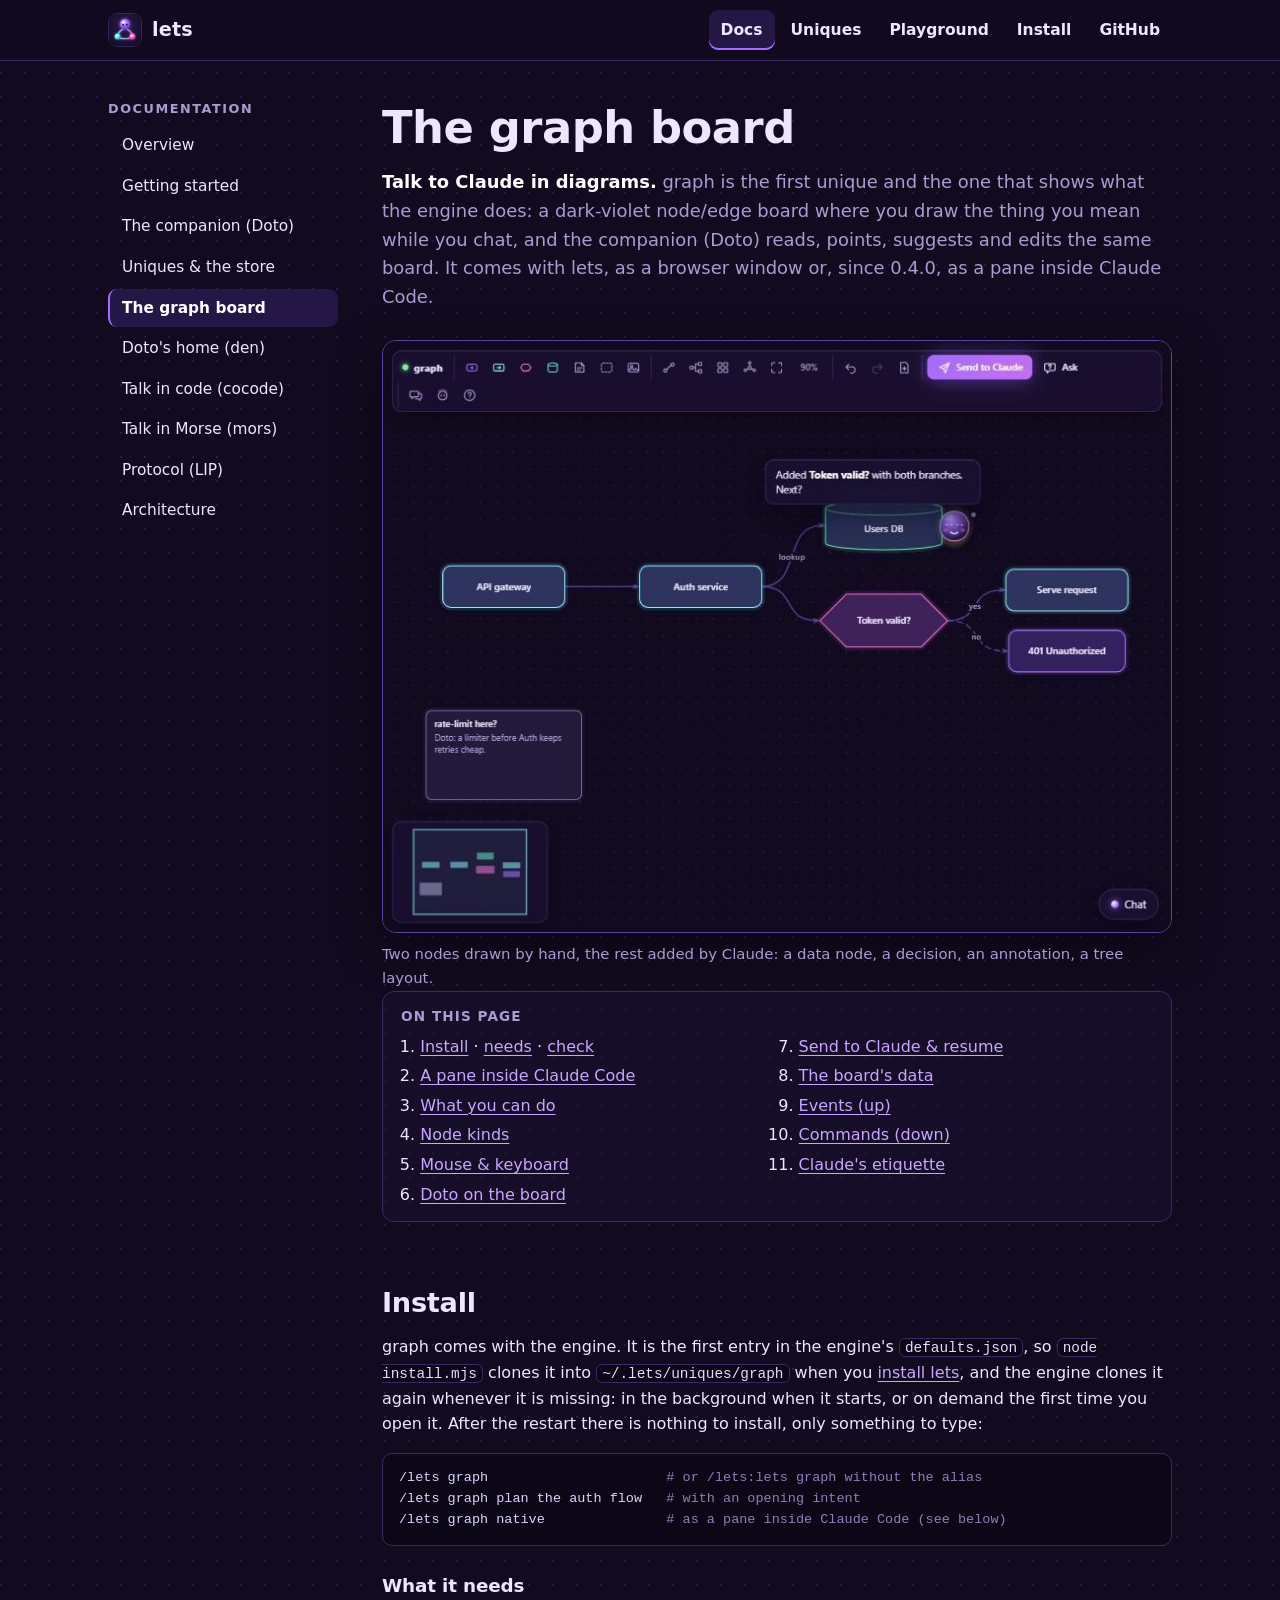
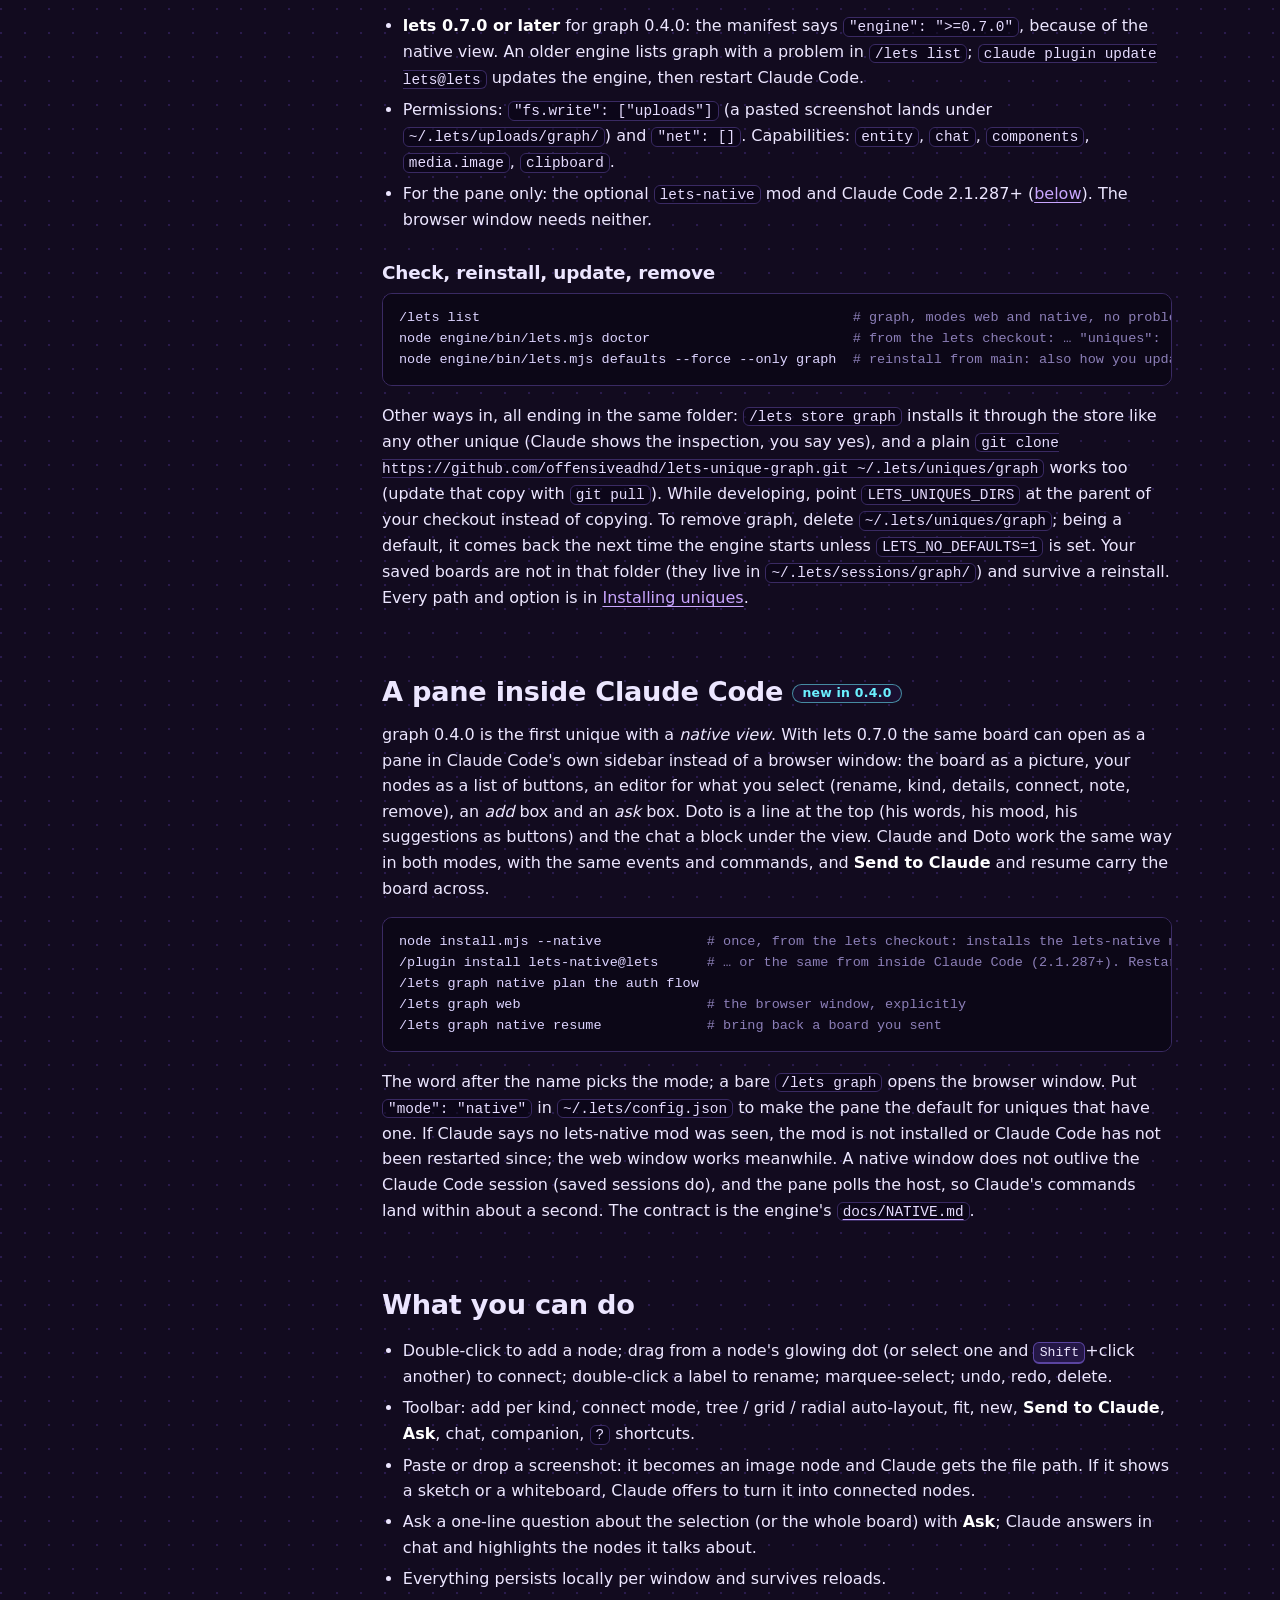
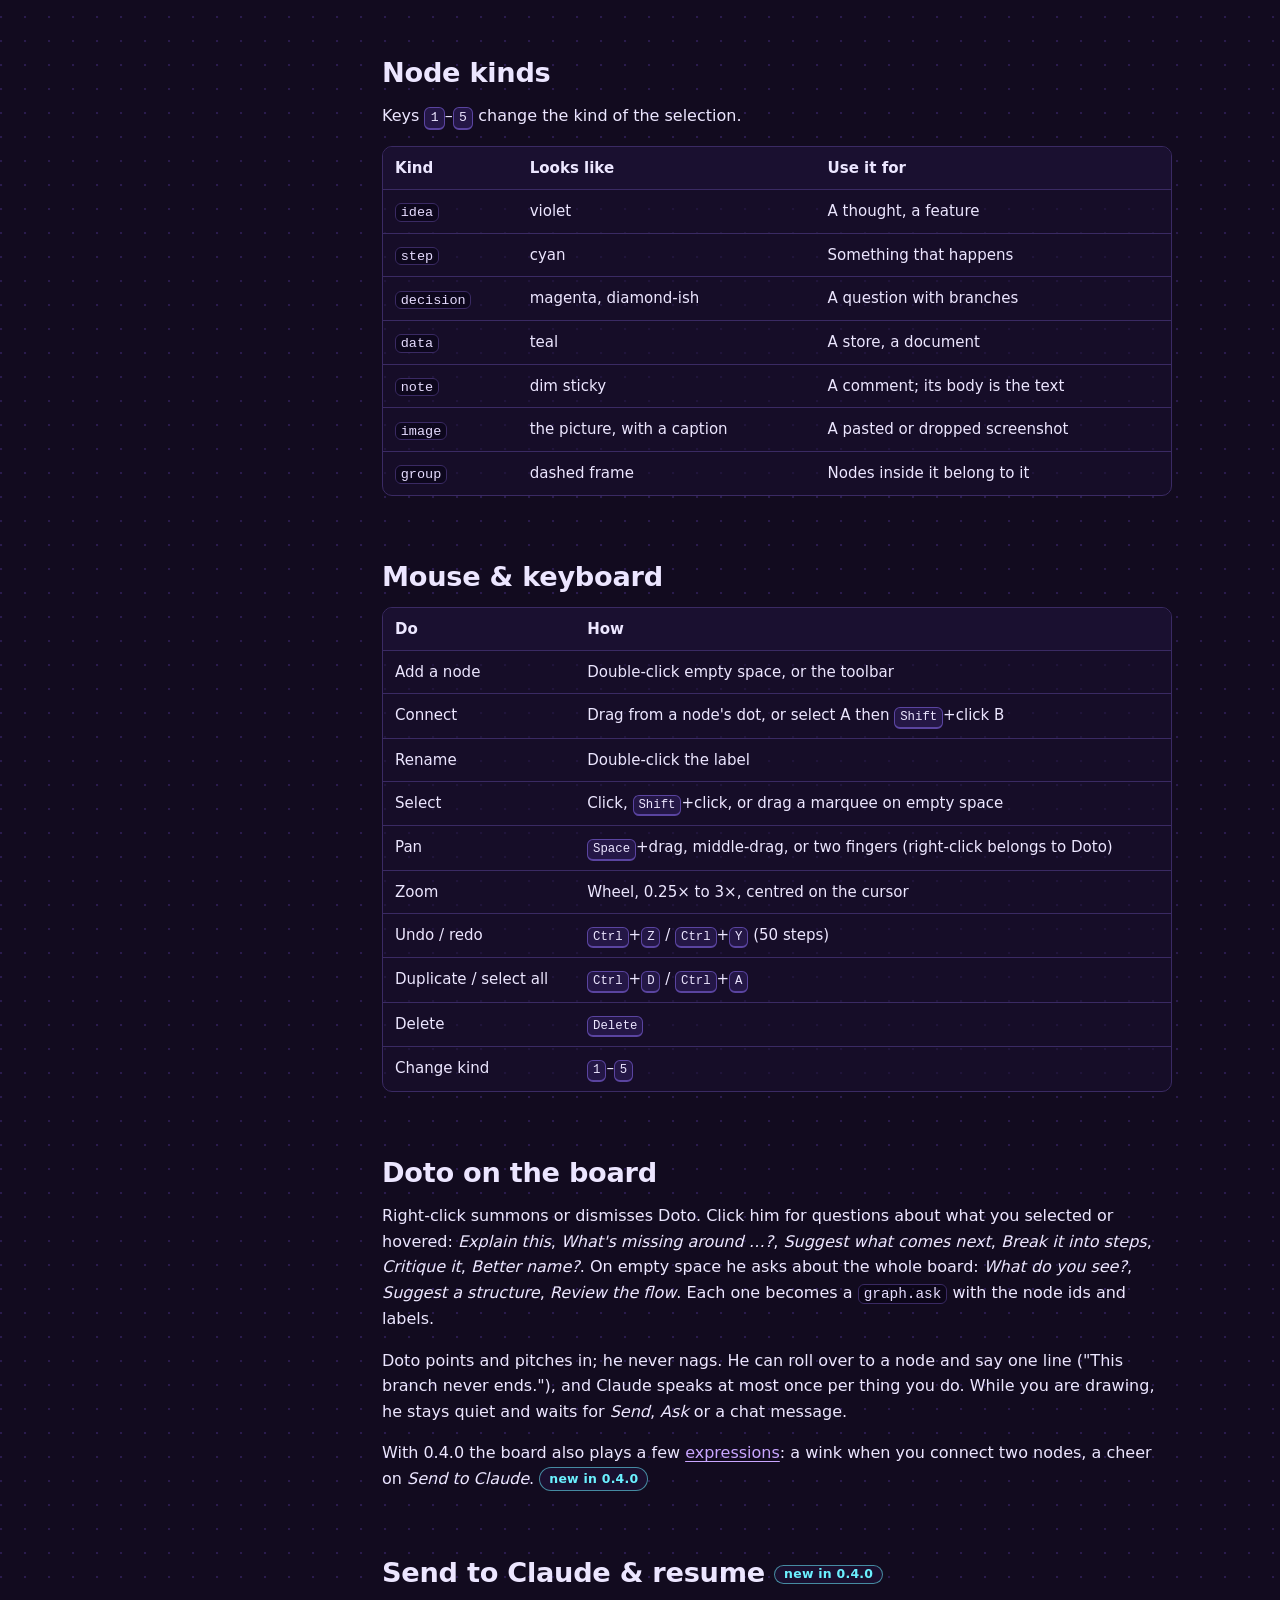
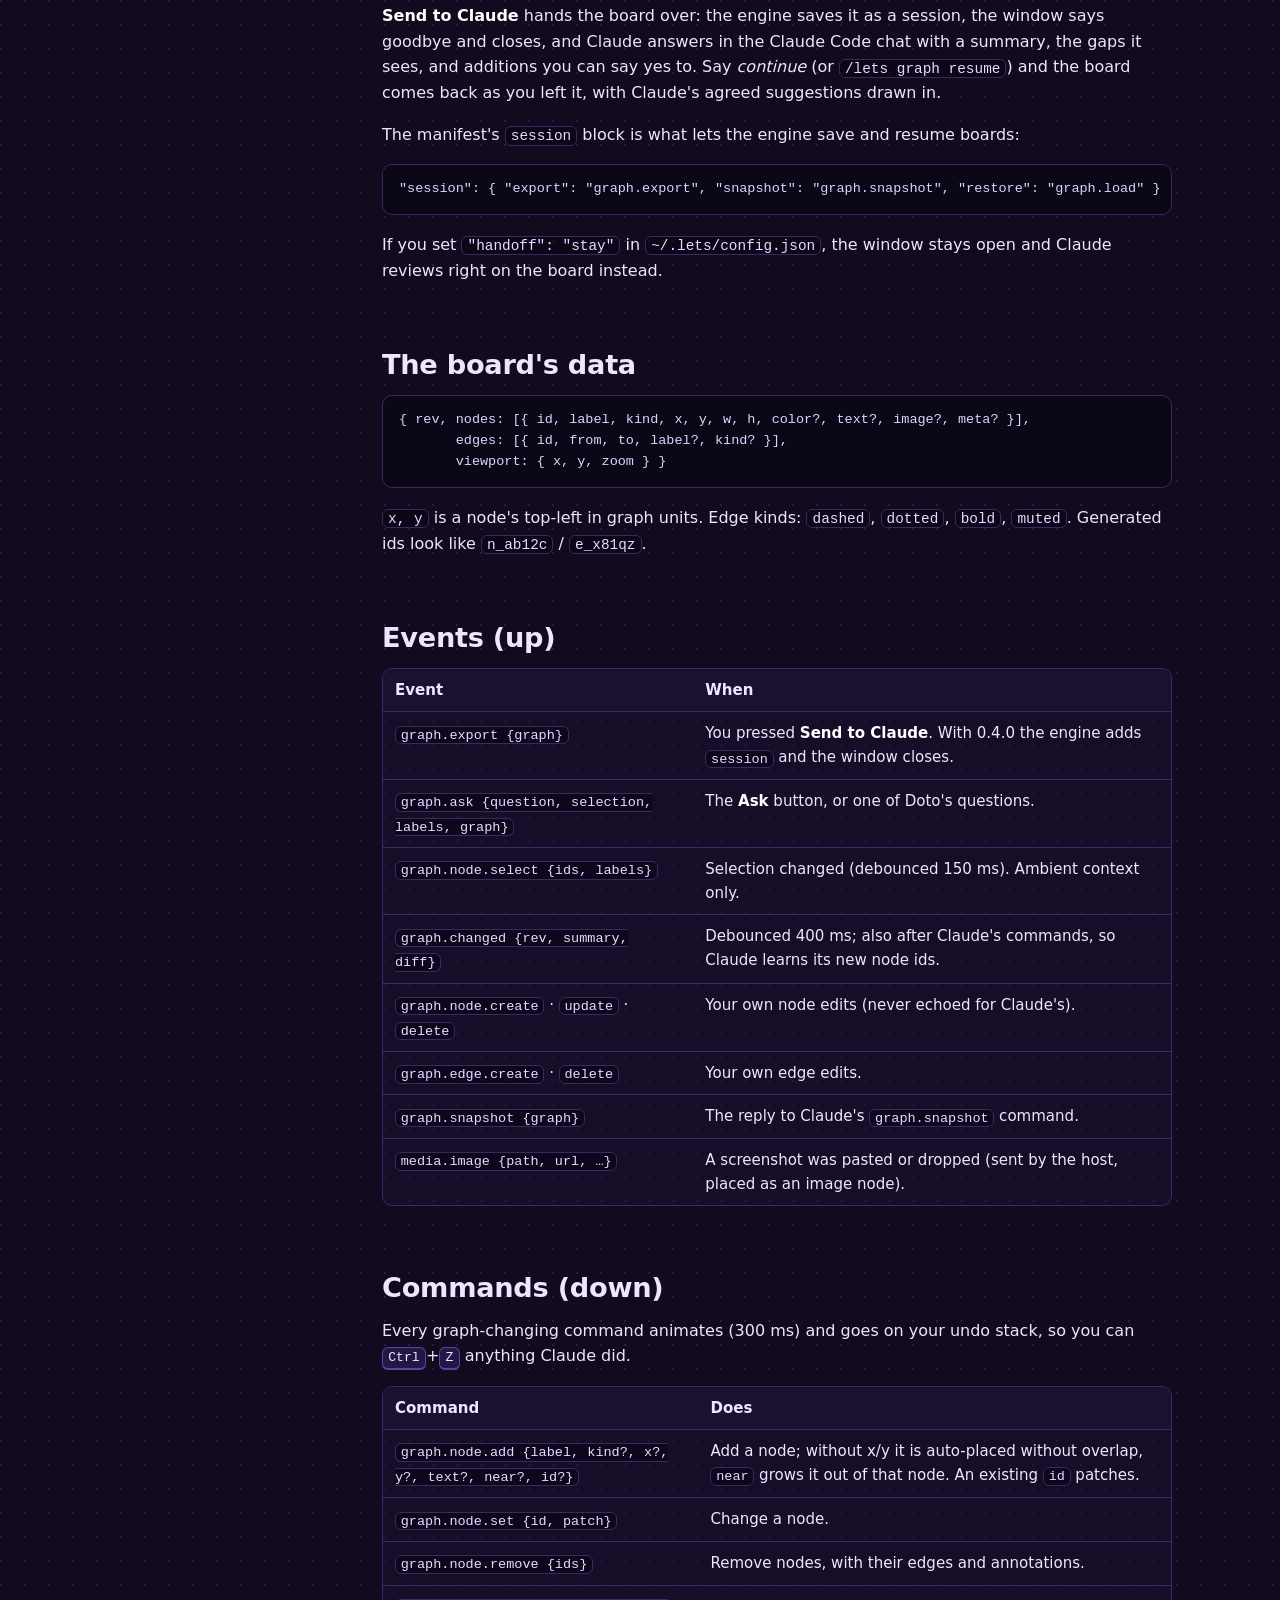
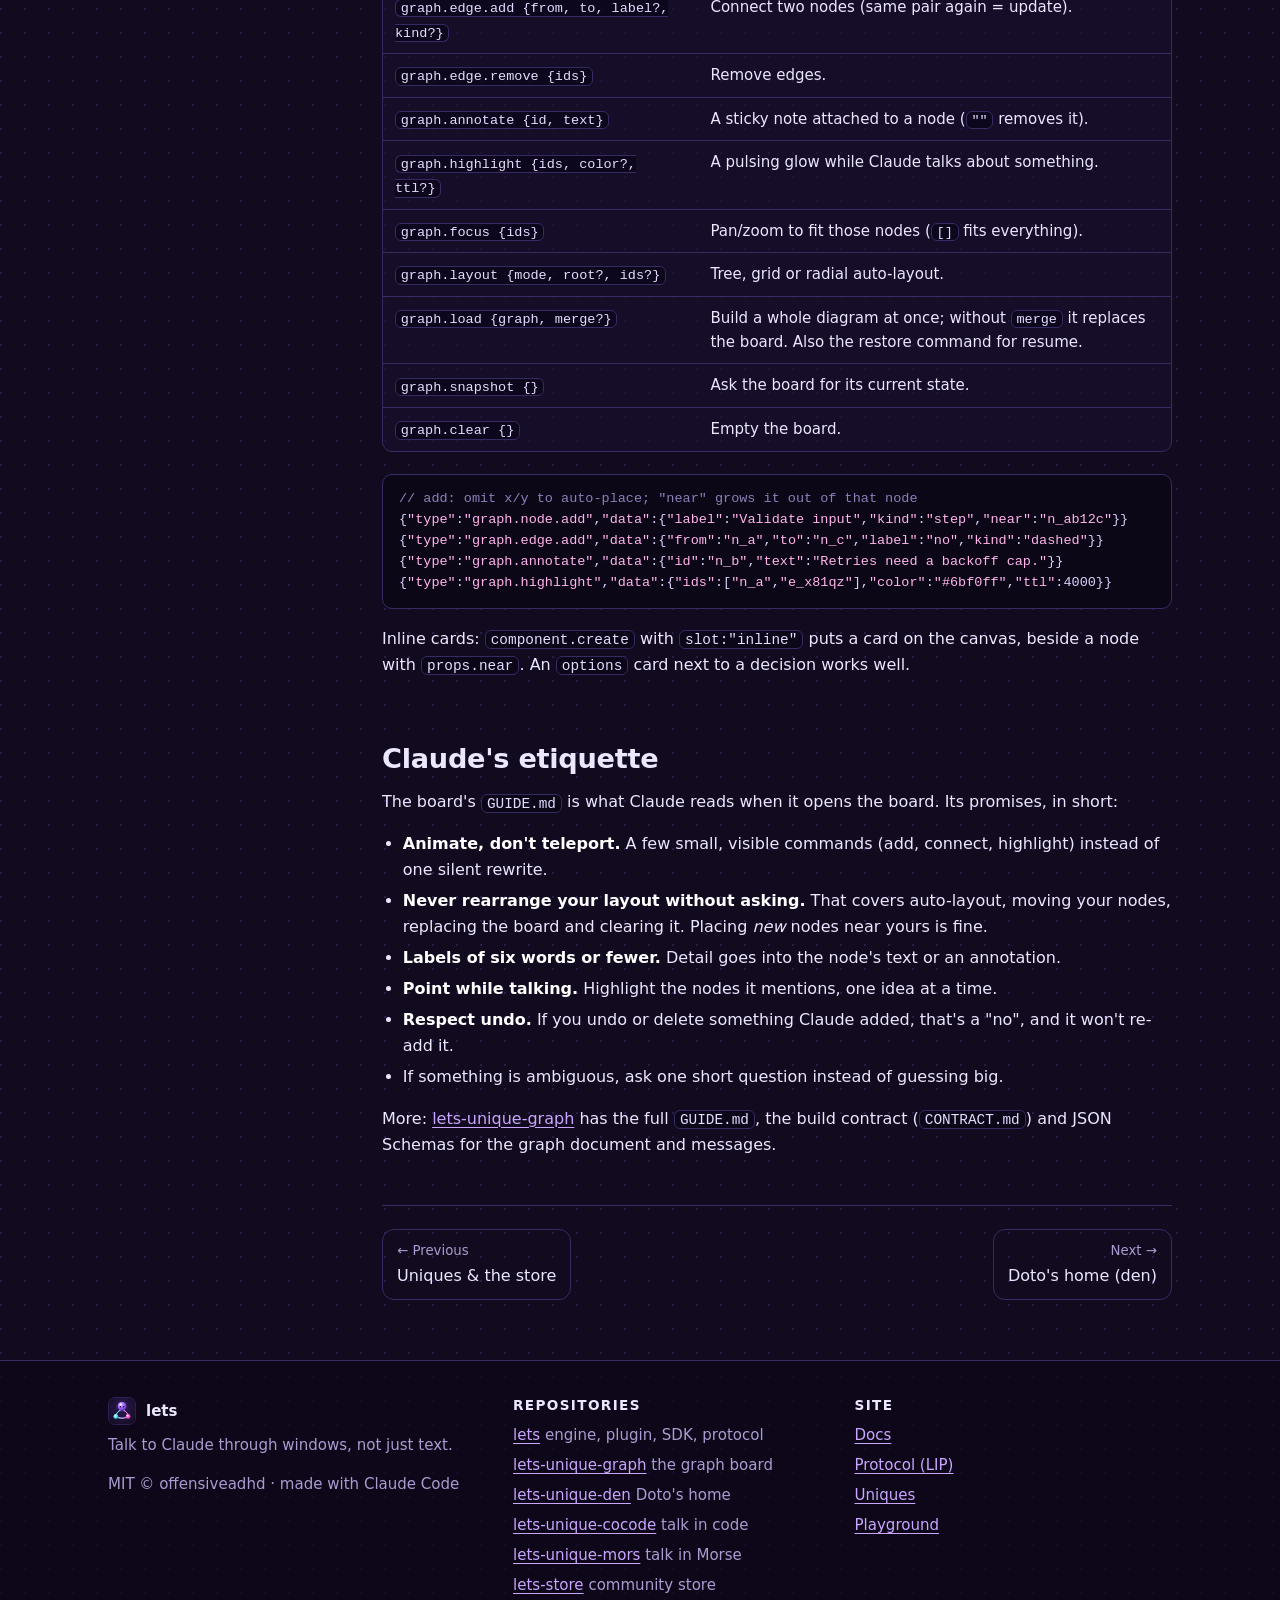
<file: docs/graph.html>
<!doctype html>
<html lang="en">
<head>
  <meta charset="utf-8">
  <meta name="viewport" content="width=device-width, initial-scale=1">
  <title>Graph board · lets</title>
  <meta name="description" content="The graph unique: a dark-violet node and edge board you draw on while Claude reads, points, suggests and edits the same board.">
  <meta name="theme-color" content="#120b1f">
  <link rel="icon" href="../assets/logo.svg" type="image/svg+xml">
  <link rel="stylesheet" href="../css/site.css">
  <script type="module" src="../js/site.js"></script>
</head>
<body>
<a class="skip-link" href="#main">Skip to content</a>
<header class="site-header">
  <div class="wrap">
    <a class="brand" href="../index.html"><img src="../assets/logo.svg" alt="" width="34" height="34">lets</a>
    <button class="btn btn-sm nav-toggle" type="button" aria-expanded="false" aria-controls="site-nav">Menu</button>
    <nav class="site-nav" id="site-nav" aria-label="Main">
      <ul>
        <li><a href="../docs/index.html" aria-current="page">Docs</a></li>
        <li><a href="../uniques.html">Uniques</a></li>
        <li><a href="../playground.html">Playground</a></li>
        <li><a href="../index.html#install">Install</a></li>
        <li><a href="https://github.com/offensiveadhd/lets">GitHub</a></li>
      </ul>
    </nav>
  </div>
</header>

<div class="wrap docs-layout">
  <aside class="docs-side" aria-label="Documentation">
    <button class="btn btn-sm docs-nav-toggle" type="button" aria-expanded="false" aria-controls="docs-nav">Docs pages <span aria-hidden="true">▾</span></button>
    <h2>Documentation</h2>
    <nav class="docs-nav" id="docs-nav" aria-label="Docs pages">
      <ul>
        <li><a href="./index.html">Overview</a></li>
        <li><a href="./getting-started.html">Getting started</a></li>
        <li><a href="./companion.html">The companion (Doto)</a></li>
        <li><a href="./uniques.html">Uniques &amp; the store</a></li>
        <li><a href="./graph.html" aria-current="page">The graph board</a></li>
        <li><a href="./den.html">Doto's home (den)</a></li>
        <li><a href="./cocode.html">Talk in code (cocode)</a></li>
        <li><a href="./mors.html">Talk in Morse (mors)</a></li>
        <li><a href="./protocol.html">Protocol (LIP)</a></li>
        <li><a href="./architecture.html">Architecture</a></li>
      </ul>
    </nav>
  </aside>
  <main id="main" class="doc">
<h1>The graph board</h1>
<p class="lead"><strong>Talk to Claude in diagrams.</strong> graph is the first unique and the one that shows what the engine does: a dark-violet node/edge board where you draw the thing you mean while you chat, and the companion (Doto) reads, points, suggests and edits the same board. It comes with lets, as a browser window or, since 0.4.0, as a pane inside Claude Code.</p>

<figure class="shot">
  <img src="../assets/screenshot-graph.jpg" width="800" height="600" loading="lazy"
    alt="The graph board: an API gateway node connects to an Auth service node, which looks up a Users DB and leads to a 'Token valid?' decision; a sticky note asks 'rate-limit here?'; a minimap sits bottom-left and Doto sits bottom-right.">
  <figcaption>Two nodes drawn by hand, the rest added by Claude: a data node, a decision, an annotation, a tree layout.</figcaption>
</figure>

<nav class="toc" aria-label="On this page">
  <strong>On this page</strong>
  <ol>
    <li><a href="#install">Install</a> · <a href="#install-needs">needs</a> · <a href="#install-check">check</a></li>
    <li><a href="#native">A pane inside Claude Code</a></li>
    <li><a href="#do">What you can do</a></li>
    <li><a href="#kinds">Node kinds</a></li>
    <li><a href="#keys">Mouse &amp; keyboard</a></li>
    <li><a href="#doto">Doto on the board</a></li>
    <li><a href="#handoff">Send to Claude &amp; resume</a></li>
    <li><a href="#model">The board's data</a></li>
    <li><a href="#events">Events (up)</a></li>
    <li><a href="#commands">Commands (down)</a></li>
    <li><a href="#etiquette">Claude's etiquette</a></li>
  </ol>
</nav>

<h2 id="install">Install</h2>
<p>graph comes with the engine. It is the first entry in the engine's <code>defaults.json</code>, so <code>node install.mjs</code> clones it into <code>~/.lets/uniques/graph</code> when you <a href="./getting-started.html#agent">install lets</a>, and the engine clones it again whenever it is missing: in the background when it starts, or on demand the first time you open it. After the restart there is nothing to install, only something to type:</p>
<pre><code>/lets graph                      <span class="c"># or /lets:lets graph without the alias</span>
/lets graph plan the auth flow   <span class="c"># with an opening intent</span>
/lets graph native               <span class="c"># as a pane inside Claude Code (see below)</span></code></pre>

<h3 id="install-needs">What it needs</h3>
<ul>
  <li><strong>lets 0.7.0 or later</strong> for graph 0.4.0: the manifest says <code>"engine": "&gt;=0.7.0"</code>, because of the native view. An older engine lists graph with a problem in <code>/lets list</code>; <code>claude plugin update lets@lets</code> updates the engine, then restart Claude Code.</li>
  <li>Permissions: <code>"fs.write": ["uploads"]</code> (a pasted screenshot lands under <code>~/.lets/uploads/graph/</code>) and <code>"net": []</code>. Capabilities: <code>entity</code>, <code>chat</code>, <code>components</code>, <code>media.image</code>, <code>clipboard</code>.</li>
  <li>For the pane only: the optional <code>lets-native</code> mod and Claude Code 2.1.287+ (<a href="#native">below</a>). The browser window needs neither.</li>
</ul>

<h3 id="install-check">Check, reinstall, update, remove</h3>
<pre><code>/lets list                                              <span class="c"># graph, modes web and native, no problems</span>
node engine/bin/lets.mjs doctor                         <span class="c"># from the lets checkout: … "uniques": ["graph:ok", "den:ok"]</span>
node engine/bin/lets.mjs defaults --force --only graph  <span class="c"># reinstall from main: also how you update it</span></code></pre>
<p>Other ways in, all ending in the same folder: <code>/lets store graph</code> installs it through the store like any other unique (Claude shows the inspection, you say yes), and a plain <code>git clone https://github.com/offensiveadhd/lets-unique-graph.git ~/.lets/uniques/graph</code> works too (update that copy with <code>git pull</code>). While developing, point <code>LETS_UNIQUES_DIRS</code> at the parent of your checkout instead of copying. To remove graph, delete <code>~/.lets/uniques/graph</code>; being a default, it comes back the next time the engine starts unless <code>LETS_NO_DEFAULTS=1</code> is set. Your saved boards are not in that folder (they live in <code>~/.lets/sessions/graph/</code>) and survive a reinstall. Every path and option is in <a href="./getting-started.html#uniques">Installing uniques</a>.</p>

<h2 id="native">A pane inside Claude Code <span class="badge badge-new">new in 0.4.0</span></h2>
<p>graph 0.4.0 is the first unique with a <em>native view</em>. With lets 0.7.0 the same board can open as a pane in Claude Code's own sidebar instead of a browser window: the board as a picture, your nodes as a list of buttons, an editor for what you select (rename, kind, details, connect, note, remove), an <em>add</em> box and an <em>ask</em> box. Doto is a line at the top (his words, his mood, his suggestions as buttons) and the chat a block under the view. Claude and Doto work the same way in both modes, with the same events and commands, and <strong>Send to Claude</strong> and resume carry the board across.</p>
<pre><code>node install.mjs --native             <span class="c"># once, from the lets checkout: installs the lets-native mod …</span>
/plugin install lets-native@lets      <span class="c"># … or the same from inside Claude Code (2.1.287+). Restart afterwards.</span>
/lets graph native plan the auth flow
/lets graph web                       <span class="c"># the browser window, explicitly</span>
/lets graph native resume             <span class="c"># bring back a board you sent</span></code></pre>
<p>The word after the name picks the mode; a bare <code>/lets graph</code> opens the browser window. Put <code>"mode": "native"</code> in <code>~/.lets/config.json</code> to make the pane the default for uniques that have one. If Claude says no lets-native mod was seen, the mod is not installed or Claude Code has not been restarted since; the web window works meanwhile. A native window does not outlive the Claude Code session (saved sessions do), and the pane polls the host, so Claude's commands land within about a second. The contract is the engine's <a href="https://github.com/offensiveadhd/lets/blob/main/docs/NATIVE.md"><code>docs/NATIVE.md</code></a>.</p>

<h2 id="do">What you can do</h2>
<ul>
  <li>Double-click to add a node; drag from a node's glowing dot (or select one and <kbd>Shift</kbd>+click another) to connect; double-click a label to rename; marquee-select; undo, redo, delete.</li>
  <li>Toolbar: add per kind, connect mode, tree / grid / radial auto-layout, fit, new, <strong>Send to Claude</strong>, <strong>Ask</strong>, chat, companion, <code>?</code> shortcuts.</li>
  <li>Paste or drop a screenshot: it becomes an image node and Claude gets the file path. If it shows a sketch or a whiteboard, Claude offers to turn it into connected nodes.</li>
  <li>Ask a one-line question about the selection (or the whole board) with <strong>Ask</strong>; Claude answers in chat and highlights the nodes it talks about.</li>
  <li>Everything persists locally per window and survives reloads.</li>
</ul>

<h2 id="kinds">Node kinds</h2>
<p>Keys <kbd>1</kbd>–<kbd>5</kbd> change the kind of the selection.</p>
<div class="table-wrap">
  <table>
    <thead><tr><th scope="col">Kind</th><th scope="col">Looks like</th><th scope="col">Use it for</th></tr></thead>
    <tbody>
      <tr><td><code>idea</code></td><td>violet</td><td>A thought, a feature</td></tr>
      <tr><td><code>step</code></td><td>cyan</td><td>Something that happens</td></tr>
      <tr><td><code>decision</code></td><td>magenta, diamond-ish</td><td>A question with branches</td></tr>
      <tr><td><code>data</code></td><td>teal</td><td>A store, a document</td></tr>
      <tr><td><code>note</code></td><td>dim sticky</td><td>A comment; its body is the text</td></tr>
      <tr><td><code>image</code></td><td>the picture, with a caption</td><td>A pasted or dropped screenshot</td></tr>
      <tr><td><code>group</code></td><td>dashed frame</td><td>Nodes inside it belong to it</td></tr>
    </tbody>
  </table>
</div>

<h2 id="keys">Mouse &amp; keyboard</h2>
<div class="table-wrap">
  <table>
    <thead><tr><th scope="col">Do</th><th scope="col">How</th></tr></thead>
    <tbody>
      <tr><td>Add a node</td><td>Double-click empty space, or the toolbar</td></tr>
      <tr><td>Connect</td><td>Drag from a node's dot, or select A then <kbd>Shift</kbd>+click B</td></tr>
      <tr><td>Rename</td><td>Double-click the label</td></tr>
      <tr><td>Select</td><td>Click, <kbd>Shift</kbd>+click, or drag a marquee on empty space</td></tr>
      <tr><td>Pan</td><td><kbd>Space</kbd>+drag, middle-drag, or two fingers (right-click belongs to Doto)</td></tr>
      <tr><td>Zoom</td><td>Wheel, 0.25× to 3×, centred on the cursor</td></tr>
      <tr><td>Undo / redo</td><td><kbd>Ctrl</kbd>+<kbd>Z</kbd> / <kbd>Ctrl</kbd>+<kbd>Y</kbd> (50 steps)</td></tr>
      <tr><td>Duplicate / select all</td><td><kbd>Ctrl</kbd>+<kbd>D</kbd> / <kbd>Ctrl</kbd>+<kbd>A</kbd></td></tr>
      <tr><td>Delete</td><td><kbd>Delete</kbd></td></tr>
      <tr><td>Change kind</td><td><kbd>1</kbd>–<kbd>5</kbd></td></tr>
    </tbody>
  </table>
</div>

<h2 id="doto">Doto on the board</h2>
<p>Right-click summons or dismisses Doto. Click him for questions about what you selected or hovered: <em>Explain this</em>, <em>What's missing around …?</em>, <em>Suggest what comes next</em>, <em>Break it into steps</em>, <em>Critique it</em>, <em>Better name?</em>. On empty space he asks about the whole board: <em>What do you see?</em>, <em>Suggest a structure</em>, <em>Review the flow</em>. Each one becomes a <code>graph.ask</code> with the node ids and labels.</p>
<p>Doto points and pitches in; he never nags. He can roll over to a node and say one line ("This branch never ends."), and Claude speaks at most once per thing you do. While you are drawing, he stays quiet and waits for <em>Send</em>, <em>Ask</em> or a chat message.</p>
<p>With 0.4.0 the board also plays a few <a href="./companion.html#expressions">expressions</a>: a wink when you connect two nodes, a cheer on <em>Send to Claude</em>. <span class="badge badge-new">new in 0.4.0</span></p>

<h2 id="handoff">Send to Claude &amp; resume <span class="badge badge-new">new in 0.4.0</span></h2>
<p><strong>Send to Claude</strong> hands the board over: the engine saves it as a session, the window says goodbye and closes, and Claude answers in the Claude Code chat with a summary, the gaps it sees, and additions you can say yes to. Say <em>continue</em> (or <code>/lets graph resume</code>) and the board comes back as you left it, with Claude's agreed suggestions drawn in.</p>
<p>The manifest's <code>session</code> block is what lets the engine save and resume boards:</p>
<pre><code>"session": { "export": "graph.export", "snapshot": "graph.snapshot", "restore": "graph.load" }</code></pre>
<p>If you set <code>"handoff": "stay"</code> in <code>~/.lets/config.json</code>, the window stays open and Claude reviews right on the board instead.</p>

<h2 id="model">The board's data</h2>
<pre><code>{ rev, nodes: [{ id, label, kind, x, y, w, h, color?, text?, image?, meta? }],
       edges: [{ id, from, to, label?, kind? }],
       viewport: { x, y, zoom } }</code></pre>
<p><code>x, y</code> is a node's top-left in graph units. Edge kinds: <code>dashed</code>, <code>dotted</code>, <code>bold</code>, <code>muted</code>. Generated ids look like <code>n_ab12c</code> / <code>e_x81qz</code>.</p>

<h2 id="events">Events (up)</h2>
<div class="table-wrap">
  <table>
    <thead><tr><th scope="col">Event</th><th scope="col">When</th></tr></thead>
    <tbody>
      <tr><td><code>graph.export {graph}</code></td><td>You pressed <strong>Send to Claude</strong>. With 0.4.0 the engine adds <code>session</code> and the window closes.</td></tr>
      <tr><td><code>graph.ask {question, selection, labels, graph}</code></td><td>The <strong>Ask</strong> button, or one of Doto's questions.</td></tr>
      <tr><td><code>graph.node.select {ids, labels}</code></td><td>Selection changed (debounced 150 ms). Ambient context only.</td></tr>
      <tr><td><code>graph.changed {rev, summary, diff}</code></td><td>Debounced 400 ms; also after Claude's commands, so Claude learns its new node ids.</td></tr>
      <tr><td><code>graph.node.create</code> · <code>update</code> · <code>delete</code></td><td>Your own node edits (never echoed for Claude's).</td></tr>
      <tr><td><code>graph.edge.create</code> · <code>delete</code></td><td>Your own edge edits.</td></tr>
      <tr><td><code>graph.snapshot {graph}</code></td><td>The reply to Claude's <code>graph.snapshot</code> command.</td></tr>
      <tr><td><code>media.image {path, url, …}</code></td><td>A screenshot was pasted or dropped (sent by the host, placed as an image node).</td></tr>
    </tbody>
  </table>
</div>

<h2 id="commands">Commands (down)</h2>
<p>Every graph-changing command animates (300 ms) and goes on your undo stack, so you can <kbd>Ctrl</kbd>+<kbd>Z</kbd> anything Claude did.</p>
<div class="table-wrap">
  <table>
    <thead><tr><th scope="col">Command</th><th scope="col">Does</th></tr></thead>
    <tbody>
      <tr><td><code>graph.node.add {label, kind?, x?, y?, text?, near?, id?}</code></td><td>Add a node; without x/y it is auto-placed without overlap, <code>near</code> grows it out of that node. An existing <code>id</code> patches.</td></tr>
      <tr><td><code>graph.node.set {id, patch}</code></td><td>Change a node.</td></tr>
      <tr><td><code>graph.node.remove {ids}</code></td><td>Remove nodes, with their edges and annotations.</td></tr>
      <tr><td><code>graph.edge.add {from, to, label?, kind?}</code></td><td>Connect two nodes (same pair again = update).</td></tr>
      <tr><td><code>graph.edge.remove {ids}</code></td><td>Remove edges.</td></tr>
      <tr><td><code>graph.annotate {id, text}</code></td><td>A sticky note attached to a node (<code>""</code> removes it).</td></tr>
      <tr><td><code>graph.highlight {ids, color?, ttl?}</code></td><td>A pulsing glow while Claude talks about something.</td></tr>
      <tr><td><code>graph.focus {ids}</code></td><td>Pan/zoom to fit those nodes (<code>[]</code> fits everything).</td></tr>
      <tr><td><code>graph.layout {mode, root?, ids?}</code></td><td>Tree, grid or radial auto-layout.</td></tr>
      <tr><td><code>graph.load {graph, merge?}</code></td><td>Build a whole diagram at once; without <code>merge</code> it replaces the board. Also the restore command for resume.</td></tr>
      <tr><td><code>graph.snapshot {}</code></td><td>Ask the board for its current state.</td></tr>
      <tr><td><code>graph.clear {}</code></td><td>Empty the board.</td></tr>
    </tbody>
  </table>
</div>
<pre><code><span class="c">// add: omit x/y to auto-place; "near" grows it out of that node</span>
{<span class="s">"type"</span>:<span class="s">"graph.node.add"</span>,<span class="s">"data"</span>:{<span class="s">"label"</span>:<span class="s">"Validate input"</span>,<span class="s">"kind"</span>:<span class="s">"step"</span>,<span class="s">"near"</span>:<span class="s">"n_ab12c"</span>}}
{<span class="s">"type"</span>:<span class="s">"graph.edge.add"</span>,<span class="s">"data"</span>:{<span class="s">"from"</span>:<span class="s">"n_a"</span>,<span class="s">"to"</span>:<span class="s">"n_c"</span>,<span class="s">"label"</span>:<span class="s">"no"</span>,<span class="s">"kind"</span>:<span class="s">"dashed"</span>}}
{<span class="s">"type"</span>:<span class="s">"graph.annotate"</span>,<span class="s">"data"</span>:{<span class="s">"id"</span>:<span class="s">"n_b"</span>,<span class="s">"text"</span>:<span class="s">"Retries need a backoff cap."</span>}}
{<span class="s">"type"</span>:<span class="s">"graph.highlight"</span>,<span class="s">"data"</span>:{<span class="s">"ids"</span>:[<span class="s">"n_a"</span>,<span class="s">"e_x81qz"</span>],<span class="s">"color"</span>:<span class="s">"#6bf0ff"</span>,<span class="s">"ttl"</span>:4000}}</code></pre>
<p>Inline cards: <code>component.create</code> with <code>slot:"inline"</code> puts a card on the canvas, beside a node with <code>props.near</code>. An <code>options</code> card next to a decision works well.</p>

<h2 id="etiquette">Claude's etiquette</h2>
<p>The board's <code>GUIDE.md</code> is what Claude reads when it opens the board. Its promises, in short:</p>
<ul>
  <li><strong>Animate, don't teleport.</strong> A few small, visible commands (add, connect, highlight) instead of one silent rewrite.</li>
  <li><strong>Never rearrange your layout without asking.</strong> That covers auto-layout, moving your nodes, replacing the board and clearing it. Placing <em>new</em> nodes near yours is fine.</li>
  <li><strong>Labels of six words or fewer.</strong> Detail goes into the node's text or an annotation.</li>
  <li><strong>Point while talking.</strong> Highlight the nodes it mentions, one idea at a time.</li>
  <li><strong>Respect undo.</strong> If you undo or delete something Claude added, that's a "no", and it won't re-add it.</li>
  <li>If something is ambiguous, ask one short question instead of guessing big.</li>
</ul>
<p>More: <a href="https://github.com/offensiveadhd/lets-unique-graph">lets-unique-graph</a> has the full <code>GUIDE.md</code>, the build contract (<code>CONTRACT.md</code>) and JSON Schemas for the graph document and messages.</p>

<nav class="doc-pager" aria-label="Previous and next page"><a class="prev" href="./uniques.html"><small>← Previous</small>Uniques &amp; the store</a><a class="next" href="./den.html"><small>Next →</small>Doto's home (den)</a></nav>
  </main>
</div>

<footer class="site-footer">
  <div class="wrap">
    <div>
      <div class="footer-brand"><img src="../assets/logo.svg" alt="" width="28" height="28">lets</div>
      <p>Talk to Claude through windows, not just text.</p>
      <p>MIT © offensiveadhd · made with Claude Code</p>
    </div>
    <div>
      <h2>Repositories</h2>
      <ul>
        <li><a href="https://github.com/offensiveadhd/lets">lets</a> <span class="dim">engine, plugin, SDK, protocol</span></li>
        <li><a href="https://github.com/offensiveadhd/lets-unique-graph">lets-unique-graph</a> <span class="dim">the graph board</span></li>
        <li><a href="https://github.com/offensiveadhd/lets-unique-den">lets-unique-den</a> <span class="dim">Doto's home</span></li>
        <li><a href="https://github.com/offensiveadhd/lets-unique-cocode">lets-unique-cocode</a> <span class="dim">talk in code</span></li>
        <li><a href="https://github.com/offensiveadhd/lets-unique-mors">lets-unique-mors</a> <span class="dim">talk in Morse</span></li>
        <li><a href="https://github.com/offensiveadhd/lets-store">lets-store</a> <span class="dim">community store</span></li>
        <li><a href="https://github.com/offensiveadhd/lets-unique-template">lets-unique-template</a> <span class="dim">pulse template</span></li>
      </ul>
    </div>
    <div>
      <h2>Site</h2>
      <ul>
        <li><a href="../docs/index.html">Docs</a></li>
        <li><a href="../docs/protocol.html">Protocol (LIP)</a></li>
        <li><a href="../uniques.html">Uniques</a></li>
        <li><a href="../playground.html">Playground</a></li>
      </ul>
    </div>
  </div>
</footer>
</body>
</html>
</file>
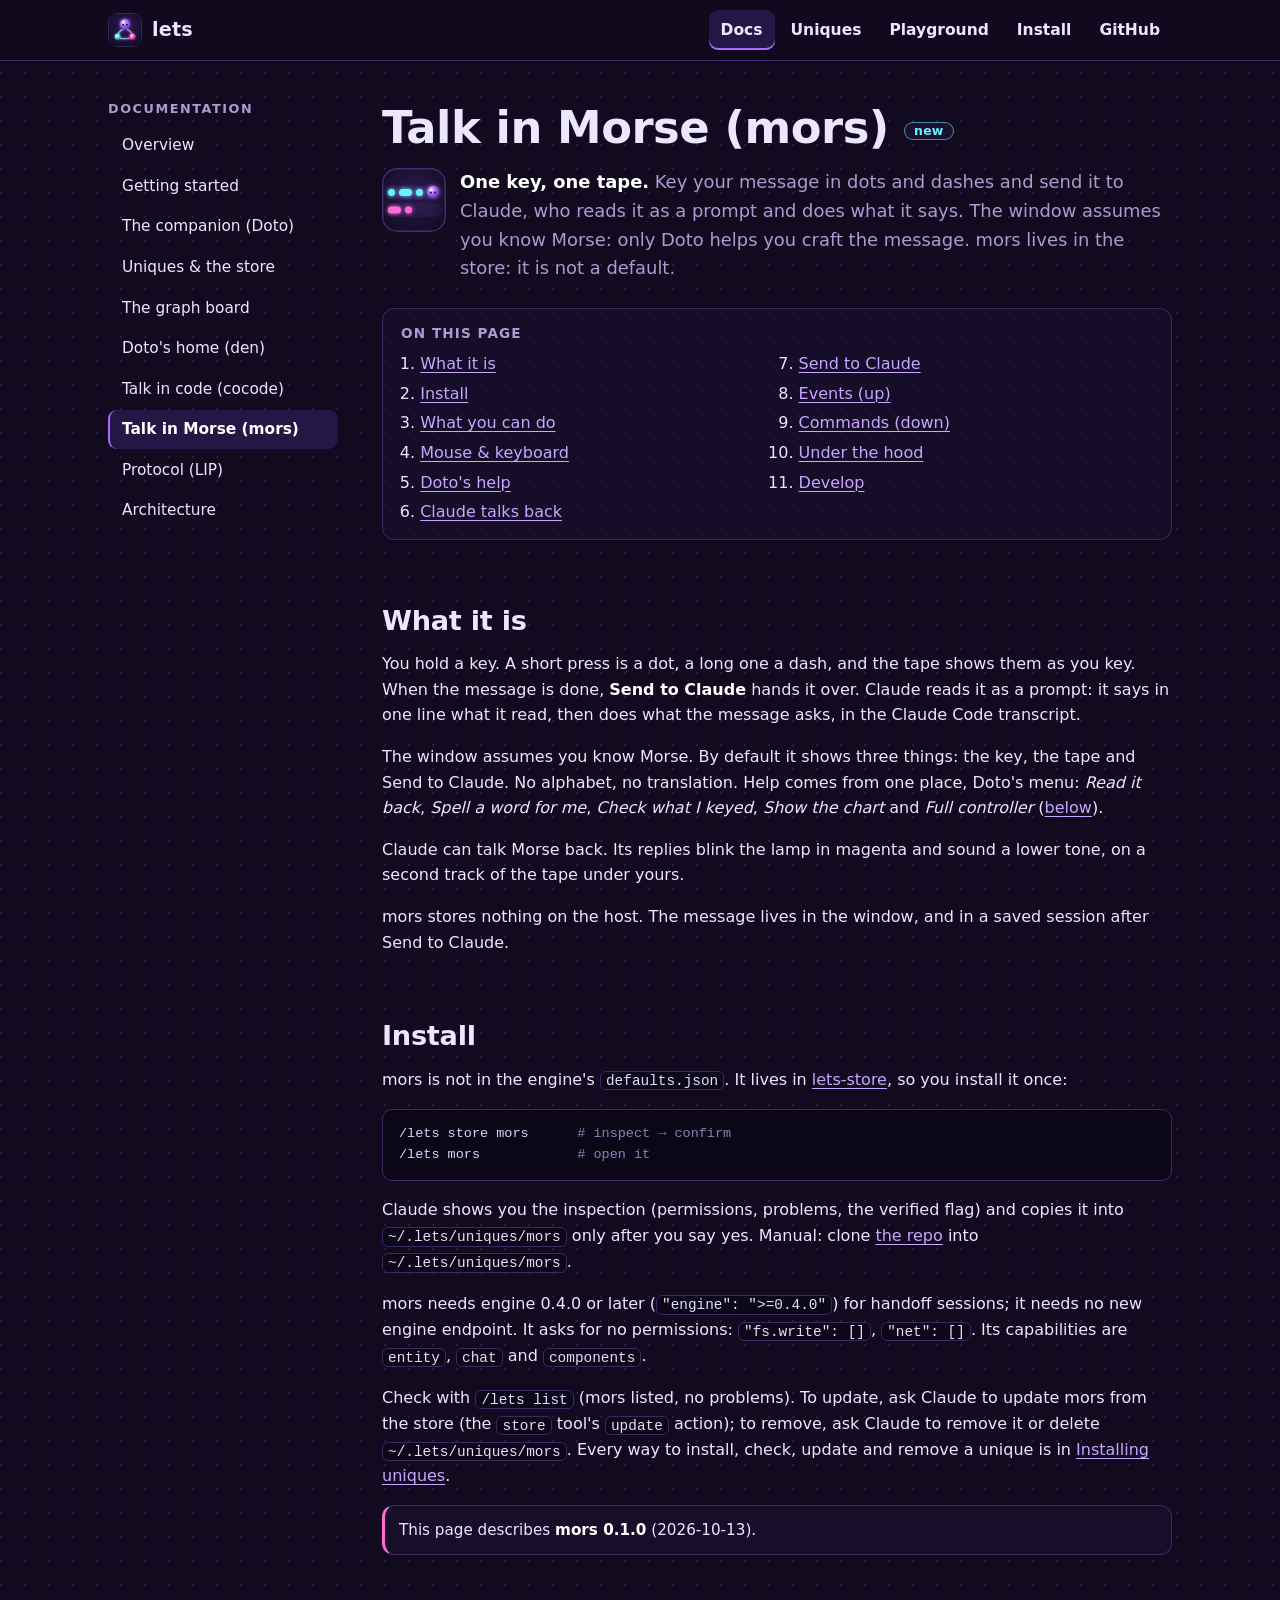
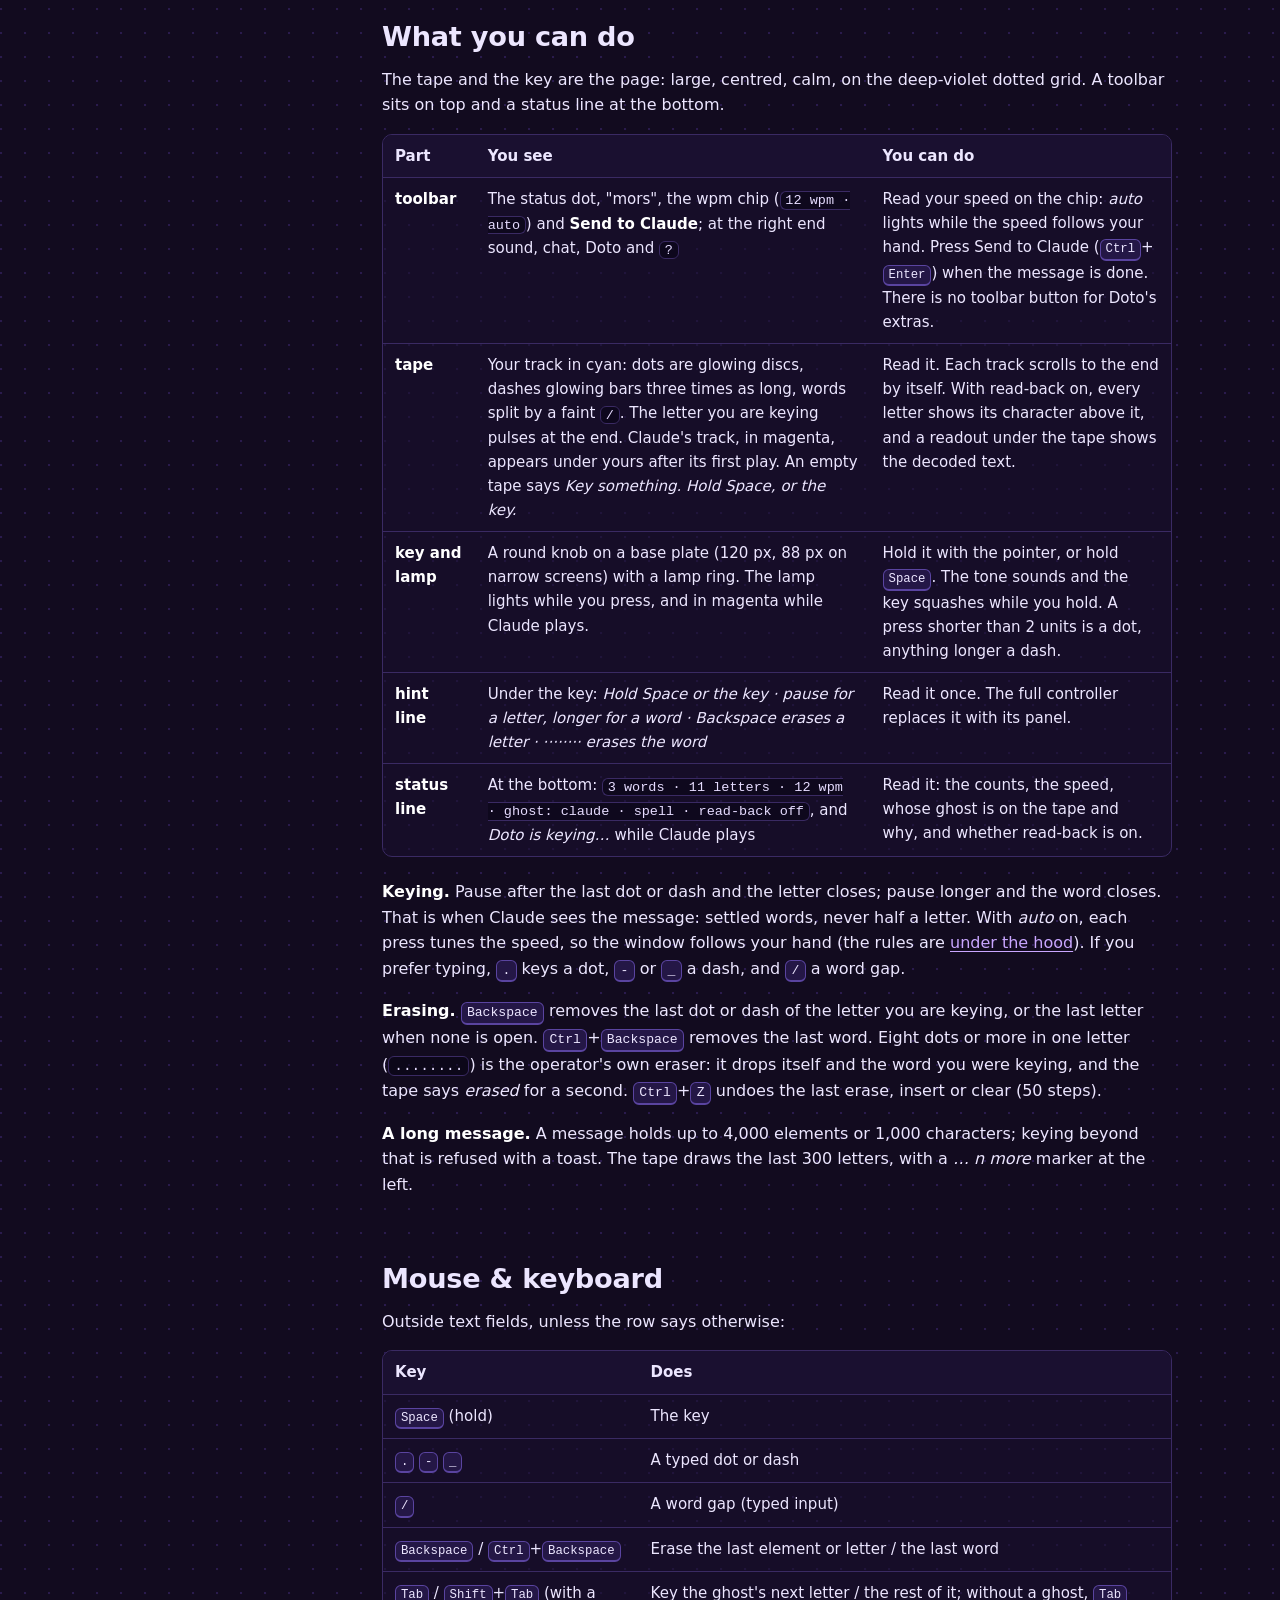
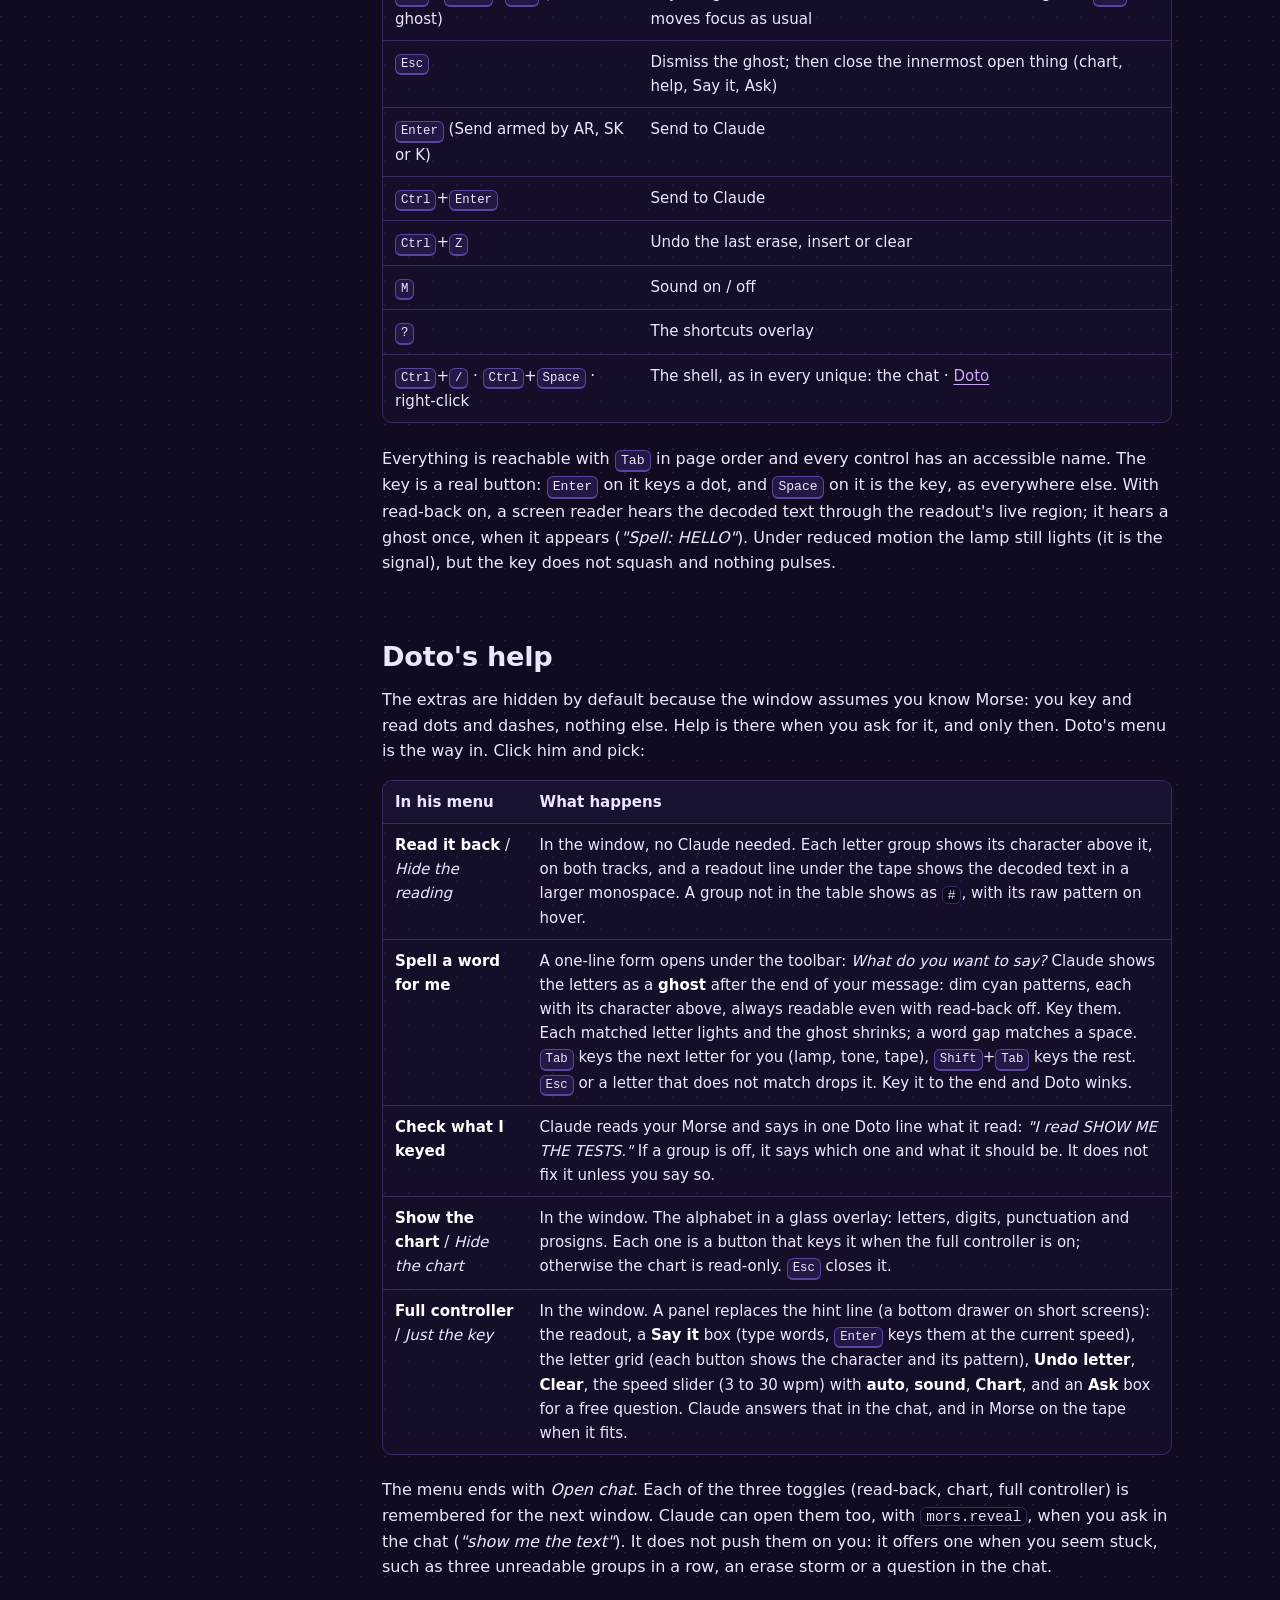
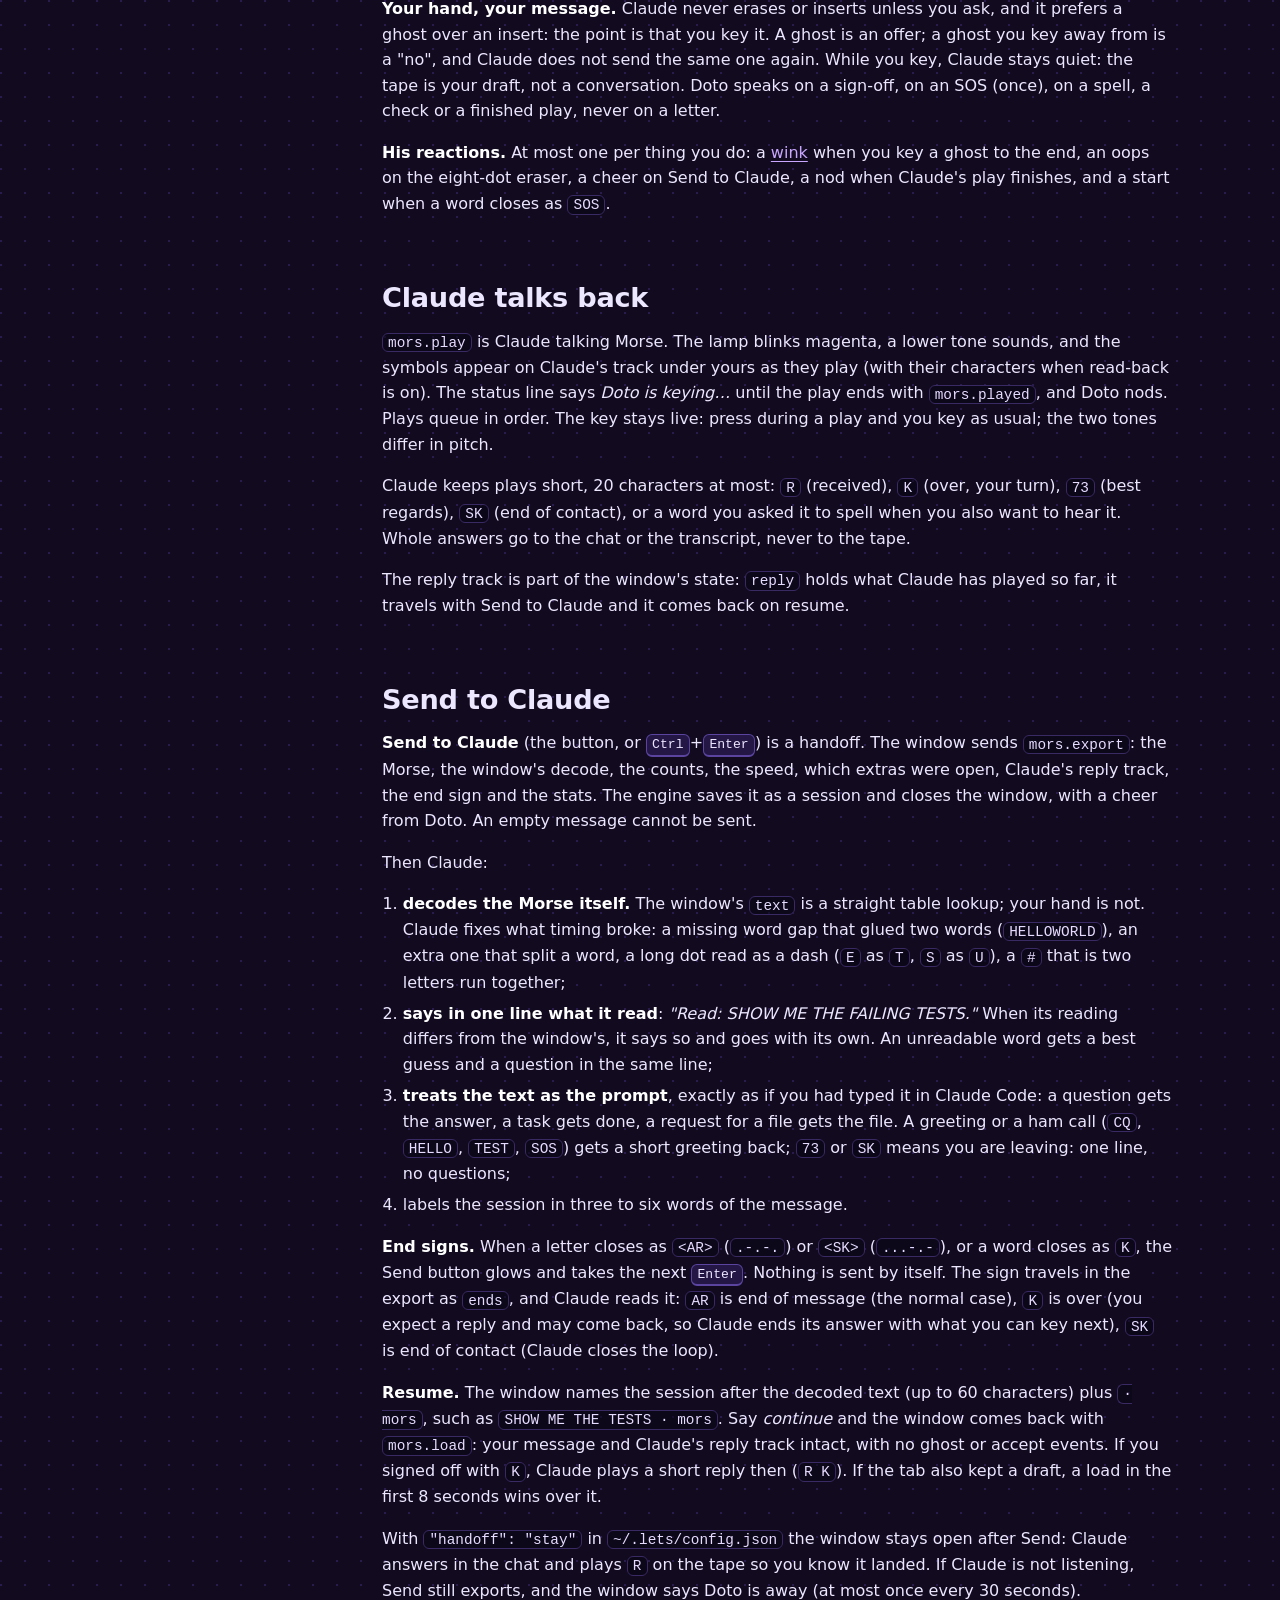
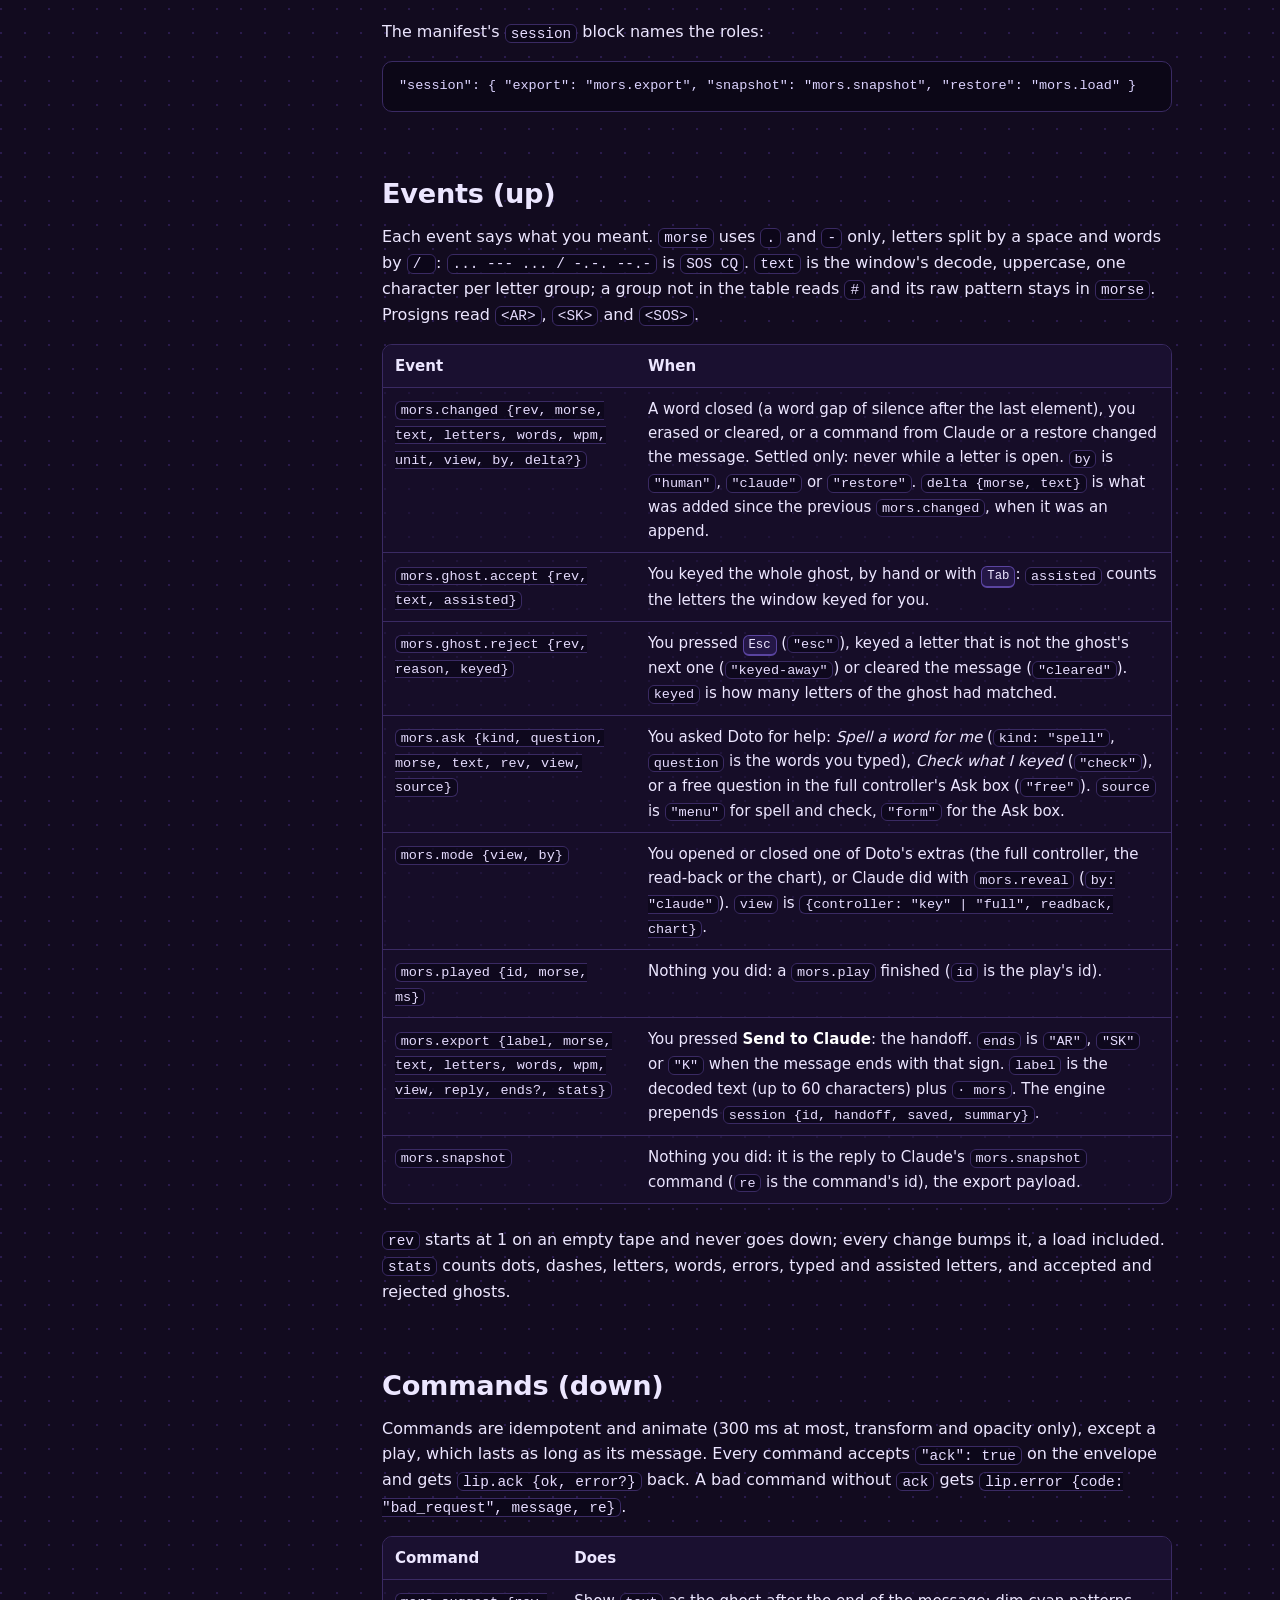
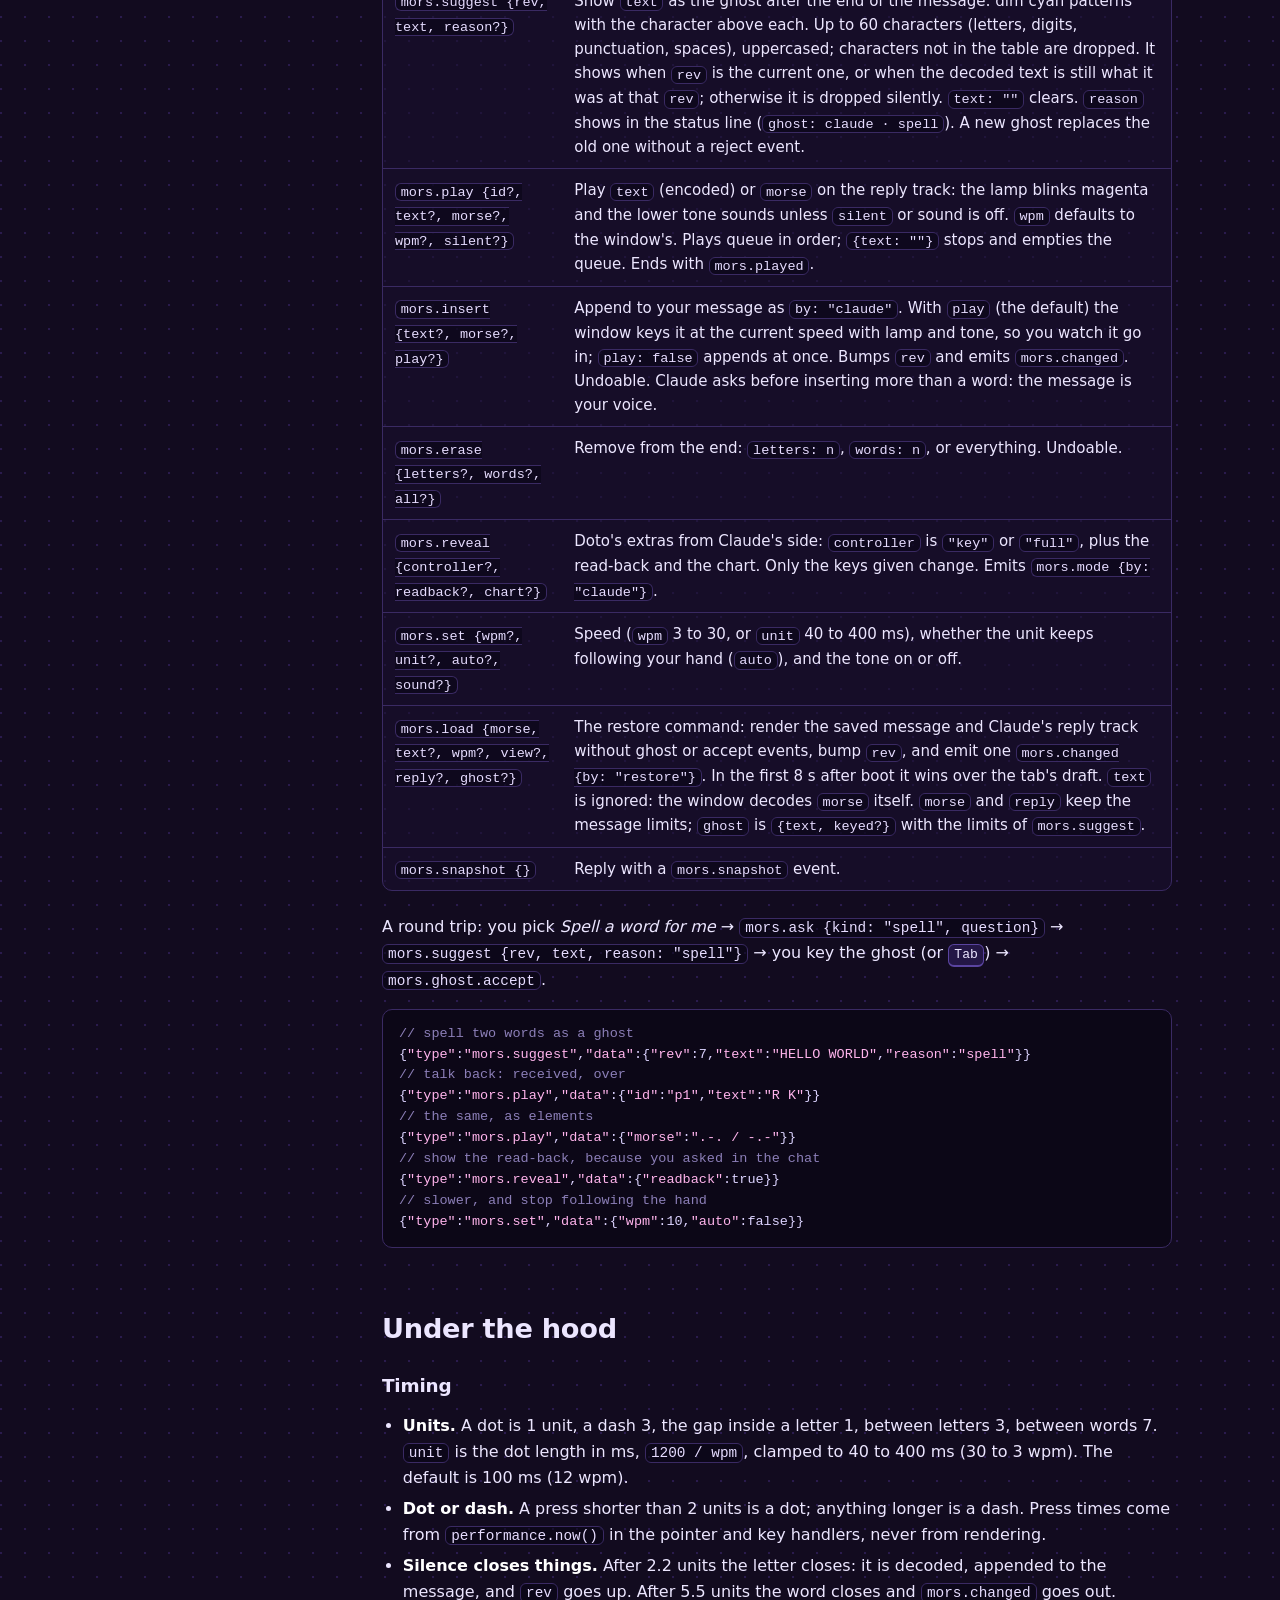
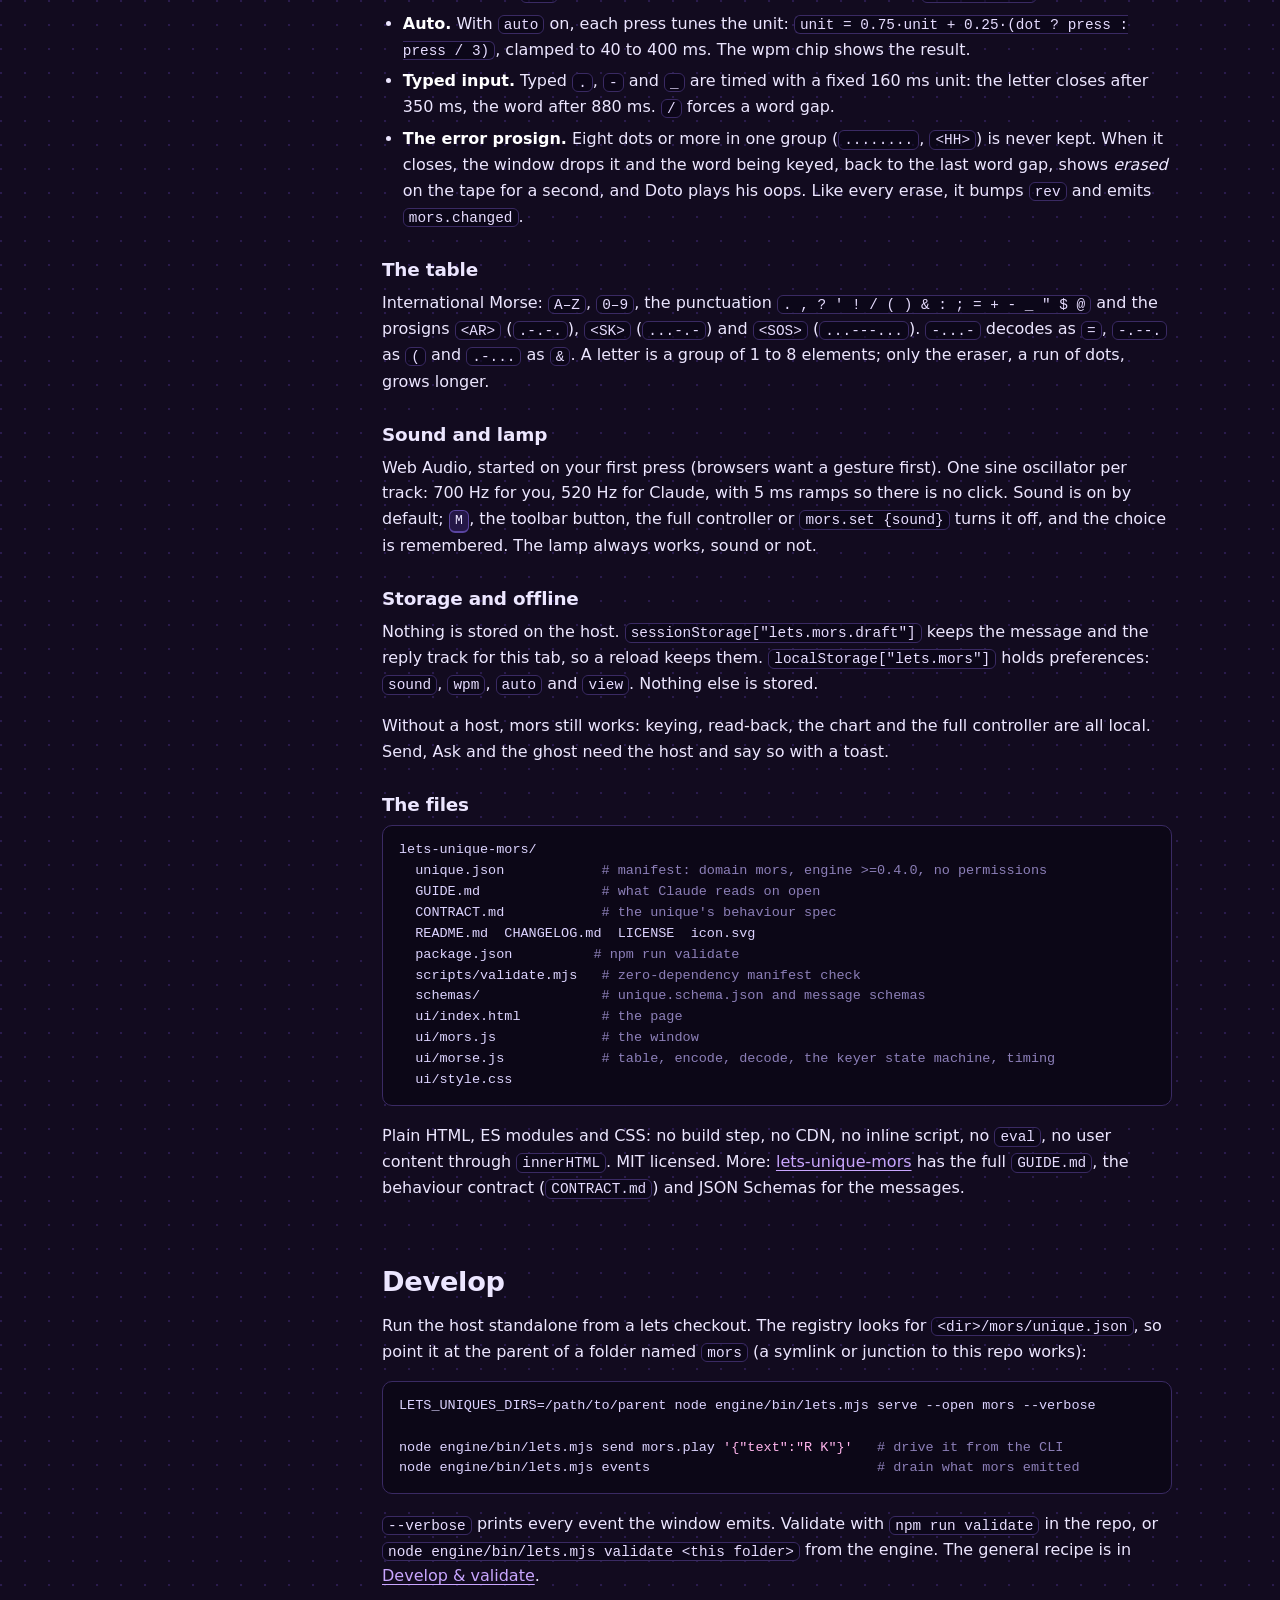
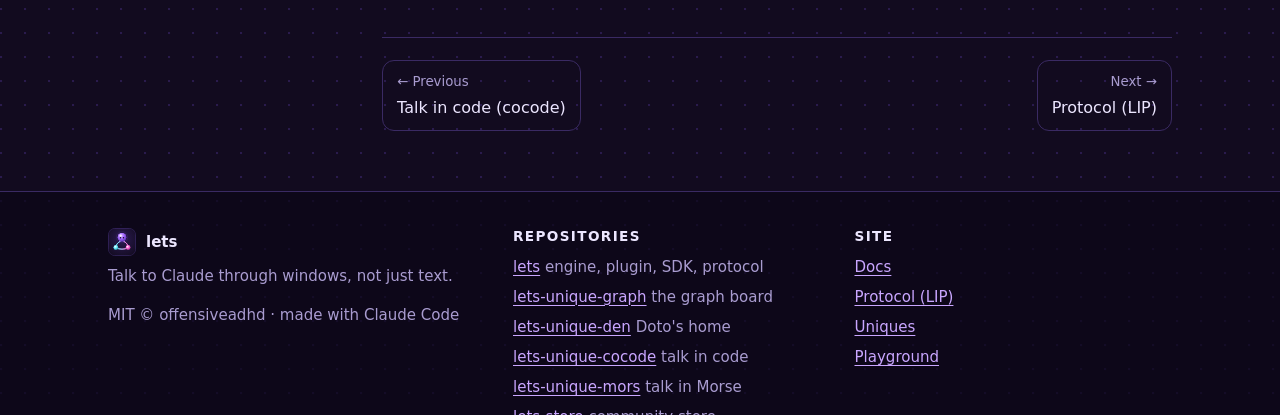
<file: docs/mors.html>
<!doctype html>
<html lang="en">
<head>
  <meta charset="utf-8">
  <meta name="viewport" content="width=device-width, initial-scale=1">
  <title>Talk in Morse (mors) · lets</title>
  <meta name="description" content="The mors unique: one key, one tape. Key your message in dots and dashes and send it to Claude, who reads it as a prompt and does what it says. The window assumes you know Morse: only Doto helps you craft the message, and Claude can answer in Morse on the tape.">
  <meta name="theme-color" content="#120b1f">
  <link rel="icon" href="../assets/logo.svg" type="image/svg+xml">
  <link rel="stylesheet" href="../css/site.css">
  <script type="module" src="../js/site.js"></script>
</head>
<body>
<a class="skip-link" href="#main">Skip to content</a>
<header class="site-header">
  <div class="wrap">
    <a class="brand" href="../index.html"><img src="../assets/logo.svg" alt="" width="34" height="34">lets</a>
    <button class="btn btn-sm nav-toggle" type="button" aria-expanded="false" aria-controls="site-nav">Menu</button>
    <nav class="site-nav" id="site-nav" aria-label="Main">
      <ul>
        <li><a href="../docs/index.html" aria-current="page">Docs</a></li>
        <li><a href="../uniques.html">Uniques</a></li>
        <li><a href="../playground.html">Playground</a></li>
        <li><a href="../index.html#install">Install</a></li>
        <li><a href="https://github.com/offensiveadhd/lets">GitHub</a></li>
      </ul>
    </nav>
  </div>
</header>

<div class="wrap docs-layout">
  <aside class="docs-side" aria-label="Documentation">
    <button class="btn btn-sm docs-nav-toggle" type="button" aria-expanded="false" aria-controls="docs-nav">Docs pages <span aria-hidden="true">▾</span></button>
    <h2>Documentation</h2>
    <nav class="docs-nav" id="docs-nav" aria-label="Docs pages">
      <ul>
        <li><a href="./index.html">Overview</a></li>
        <li><a href="./getting-started.html">Getting started</a></li>
        <li><a href="./companion.html">The companion (Doto)</a></li>
        <li><a href="./uniques.html">Uniques &amp; the store</a></li>
        <li><a href="./graph.html">The graph board</a></li>
        <li><a href="./den.html">Doto's home (den)</a></li>
        <li><a href="./cocode.html">Talk in code (cocode)</a></li>
        <li><a href="./mors.html" aria-current="page">Talk in Morse (mors)</a></li>
        <li><a href="./protocol.html">Protocol (LIP)</a></li>
        <li><a href="./architecture.html">Architecture</a></li>
      </ul>
    </nav>
  </aside>
  <main id="main" class="doc">
<h1>Talk in Morse (mors) <span class="badge badge-new">new</span></h1>
<div class="unique-card" style="margin-bottom:1.6em">
  <img src="../assets/mors-icon.svg" width="64" height="64" alt="The mors icon: a cyan dot, dash and dot on a tape with Doto, a small violet dot, at the end of the row, and a magenta dash and dot below as Claude's reply.">
  <div class="body">
    <p class="lead" style="margin:0"><strong>One key, one tape.</strong> Key your message in dots and dashes and send it to Claude, who reads it as a prompt and does what it says. The window assumes you know Morse: only Doto helps you craft the message. mors lives in the store: it is not a default.</p>
  </div>
</div>

<nav class="toc" aria-label="On this page">
  <strong>On this page</strong>
  <ol>
    <li><a href="#what">What it is</a></li>
    <li><a href="#install">Install</a></li>
    <li><a href="#do">What you can do</a></li>
    <li><a href="#keys">Mouse &amp; keyboard</a></li>
    <li><a href="#doto">Doto's help</a></li>
    <li><a href="#reply">Claude talks back</a></li>
    <li><a href="#handoff">Send to Claude</a></li>
    <li><a href="#events">Events (up)</a></li>
    <li><a href="#commands">Commands (down)</a></li>
    <li><a href="#hood">Under the hood</a></li>
    <li><a href="#develop">Develop</a></li>
  </ol>
</nav>

<h2 id="what">What it is</h2>
<p>You hold a key. A short press is a dot, a long one a dash, and the tape shows them as you key. When the message is done, <strong>Send to Claude</strong> hands it over. Claude reads it as a prompt: it says in one line what it read, then does what the message asks, in the Claude Code transcript.</p>
<p>The window assumes you know Morse. By default it shows three things: the key, the tape and Send to Claude. No alphabet, no translation. Help comes from one place, Doto's menu: <em>Read it back</em>, <em>Spell a word for me</em>, <em>Check what I keyed</em>, <em>Show the chart</em> and <em>Full controller</em> (<a href="#doto">below</a>).</p>
<p>Claude can talk Morse back. Its replies blink the lamp in magenta and sound a lower tone, on a second track of the tape under yours.</p>
<p>mors stores nothing on the host. The message lives in the window, and in a saved session after Send to Claude.</p>

<h2 id="install">Install</h2>
<p>mors is not in the engine's <code>defaults.json</code>. It lives in <a href="https://github.com/offensiveadhd/lets-store">lets-store</a>, so you install it once:</p>
<pre><code>/lets store mors      <span class="c"># inspect → confirm</span>
/lets mors            <span class="c"># open it</span></code></pre>
<p>Claude shows you the inspection (permissions, problems, the verified flag) and copies it into <code>~/.lets/uniques/mors</code> only after you say yes. Manual: clone <a href="https://github.com/offensiveadhd/lets-unique-mors">the repo</a> into <code>~/.lets/uniques/mors</code>.</p>
<p>mors needs engine 0.4.0 or later (<code>"engine": "&gt;=0.4.0"</code>) for handoff sessions; it needs no new engine endpoint. It asks for no permissions: <code>"fs.write": []</code>, <code>"net": []</code>. Its capabilities are <code>entity</code>, <code>chat</code> and <code>components</code>.</p>
<p>Check with <code>/lets list</code> (mors listed, no problems). To update, ask Claude to update mors from the store (the <code>store</code> tool's <code>update</code> action); to remove, ask Claude to remove it or delete <code>~/.lets/uniques/mors</code>. Every way to install, check, update and remove a unique is in <a href="./getting-started.html#uniques">Installing uniques</a>.</p>
<p class="note note-new">This page describes <strong>mors 0.1.0</strong> (2026-10-13).</p>

<h2 id="do">What you can do</h2>
<p>The tape and the key are the page: large, centred, calm, on the deep-violet dotted grid. A toolbar sits on top and a status line at the bottom.</p>
<div class="table-wrap">
  <table>
    <thead><tr><th scope="col">Part</th><th scope="col">You see</th><th scope="col">You can do</th></tr></thead>
    <tbody>
      <tr><td><strong>toolbar</strong></td><td>The status dot, "mors", the wpm chip (<code>12 wpm · auto</code>) and <strong>Send to Claude</strong>; at the right end sound, chat, Doto and <code>?</code></td><td>Read your speed on the chip: <em>auto</em> lights while the speed follows your hand. Press Send to Claude (<kbd>Ctrl</kbd>+<kbd>Enter</kbd>) when the message is done. There is no toolbar button for Doto's extras.</td></tr>
      <tr><td><strong>tape</strong></td><td>Your track in cyan: dots are glowing discs, dashes glowing bars three times as long, words split by a faint <code>/</code>. The letter you are keying pulses at the end. Claude's track, in magenta, appears under yours after its first play. An empty tape says <em>Key something. Hold Space, or the key.</em></td><td>Read it. Each track scrolls to the end by itself. With read-back on, every letter shows its character above it, and a readout under the tape shows the decoded text.</td></tr>
      <tr><td><strong>key and lamp</strong></td><td>A round knob on a base plate (120 px, 88 px on narrow screens) with a lamp ring. The lamp lights while you press, and in magenta while Claude plays.</td><td>Hold it with the pointer, or hold <kbd>Space</kbd>. The tone sounds and the key squashes while you hold. A press shorter than 2 units is a dot, anything longer a dash.</td></tr>
      <tr><td><strong>hint line</strong></td><td>Under the key: <em>Hold Space or the key · pause for a letter, longer for a word · Backspace erases a letter · ········ erases the word</em></td><td>Read it once. The full controller replaces it with its panel.</td></tr>
      <tr><td><strong>status line</strong></td><td>At the bottom: <code>3 words · 11 letters · 12 wpm · ghost: claude · spell · read-back off</code>, and <em>Doto is keying…</em> while Claude plays</td><td>Read it: the counts, the speed, whose ghost is on the tape and why, and whether read-back is on.</td></tr>
    </tbody>
  </table>
</div>
<p><strong>Keying.</strong> Pause after the last dot or dash and the letter closes; pause longer and the word closes. That is when Claude sees the message: settled words, never half a letter. With <em>auto</em> on, each press tunes the speed, so the window follows your hand (the rules are <a href="#hood">under the hood</a>). If you prefer typing, <kbd>.</kbd> keys a dot, <kbd>-</kbd> or <kbd>_</kbd> a dash, and <kbd>/</kbd> a word gap.</p>
<p><strong>Erasing.</strong> <kbd>Backspace</kbd> removes the last dot or dash of the letter you are keying, or the last letter when none is open. <kbd>Ctrl</kbd>+<kbd>Backspace</kbd> removes the last word. Eight dots or more in one letter (<code>........</code>) is the operator's own eraser: it drops itself and the word you were keying, and the tape says <em>erased</em> for a second. <kbd>Ctrl</kbd>+<kbd>Z</kbd> undoes the last erase, insert or clear (50 steps).</p>
<p><strong>A long message.</strong> A message holds up to 4,000 elements or 1,000 characters; keying beyond that is refused with a toast. The tape draws the last 300 letters, with a <em>… n more</em> marker at the left.</p>

<h2 id="keys">Mouse &amp; keyboard</h2>
<p>Outside text fields, unless the row says otherwise:</p>
<div class="table-wrap">
  <table>
    <thead><tr><th scope="col">Key</th><th scope="col">Does</th></tr></thead>
    <tbody>
      <tr><td><kbd>Space</kbd> (hold)</td><td>The key</td></tr>
      <tr><td><kbd>.</kbd> <kbd>-</kbd> <kbd>_</kbd></td><td>A typed dot or dash</td></tr>
      <tr><td><kbd>/</kbd></td><td>A word gap (typed input)</td></tr>
      <tr><td><kbd>Backspace</kbd> / <kbd>Ctrl</kbd>+<kbd>Backspace</kbd></td><td>Erase the last element or letter / the last word</td></tr>
      <tr><td><kbd>Tab</kbd> / <kbd>Shift</kbd>+<kbd>Tab</kbd> (with a ghost)</td><td>Key the ghost's next letter / the rest of it; without a ghost, <kbd>Tab</kbd> moves focus as usual</td></tr>
      <tr><td><kbd>Esc</kbd></td><td>Dismiss the ghost; then close the innermost open thing (chart, help, Say it, Ask)</td></tr>
      <tr><td><kbd>Enter</kbd> (Send armed by AR, SK or K)</td><td>Send to Claude</td></tr>
      <tr><td><kbd>Ctrl</kbd>+<kbd>Enter</kbd></td><td>Send to Claude</td></tr>
      <tr><td><kbd>Ctrl</kbd>+<kbd>Z</kbd></td><td>Undo the last erase, insert or clear</td></tr>
      <tr><td><kbd>M</kbd></td><td>Sound on / off</td></tr>
      <tr><td><kbd>?</kbd></td><td>The shortcuts overlay</td></tr>
      <tr><td><kbd>Ctrl</kbd>+<kbd>/</kbd> · <kbd>Ctrl</kbd>+<kbd>Space</kbd> · right-click</td><td>The shell, as in every unique: the chat · <a href="./companion.html#talking">Doto</a></td></tr>
    </tbody>
  </table>
</div>
<p>Everything is reachable with <kbd>Tab</kbd> in page order and every control has an accessible name. The key is a real button: <kbd>Enter</kbd> on it keys a dot, and <kbd>Space</kbd> on it is the key, as everywhere else. With read-back on, a screen reader hears the decoded text through the readout's live region; it hears a ghost once, when it appears (<em>"Spell: HELLO"</em>). Under reduced motion the lamp still lights (it is the signal), but the key does not squash and nothing pulses.</p>

<h2 id="doto">Doto's help</h2>
<p>The extras are hidden by default because the window assumes you know Morse: you key and read dots and dashes, nothing else. Help is there when you ask for it, and only then. Doto's menu is the way in. Click him and pick:</p>
<div class="table-wrap">
  <table>
    <thead><tr><th scope="col">In his menu</th><th scope="col">What happens</th></tr></thead>
    <tbody>
      <tr><td><strong>Read it back</strong> / <em>Hide the reading</em></td><td>In the window, no Claude needed. Each letter group shows its character above it, on both tracks, and a readout line under the tape shows the decoded text in a larger monospace. A group not in the table shows as <code>#</code>, with its raw pattern on hover.</td></tr>
      <tr><td><strong>Spell a word for me</strong></td><td>A one-line form opens under the toolbar: <em>What do you want to say?</em> Claude shows the letters as a <strong>ghost</strong> after the end of your message: dim cyan patterns, each with its character above, always readable even with read-back off. Key them. Each matched letter lights and the ghost shrinks; a word gap matches a space. <kbd>Tab</kbd> keys the next letter for you (lamp, tone, tape), <kbd>Shift</kbd>+<kbd>Tab</kbd> keys the rest. <kbd>Esc</kbd> or a letter that does not match drops it. Key it to the end and Doto winks.</td></tr>
      <tr><td><strong>Check what I keyed</strong></td><td>Claude reads your Morse and says in one Doto line what it read: <em>"I read SHOW ME THE TESTS."</em> If a group is off, it says which one and what it should be. It does not fix it unless you say so.</td></tr>
      <tr><td><strong>Show the chart</strong> / <em>Hide the chart</em></td><td>In the window. The alphabet in a glass overlay: letters, digits, punctuation and prosigns. Each one is a button that keys it when the full controller is on; otherwise the chart is read-only. <kbd>Esc</kbd> closes it.</td></tr>
      <tr><td><strong>Full controller</strong> / <em>Just the key</em></td><td>In the window. A panel replaces the hint line (a bottom drawer on short screens): the readout, a <strong>Say it</strong> box (type words, <kbd>Enter</kbd> keys them at the current speed), the letter grid (each button shows the character and its pattern), <strong>Undo letter</strong>, <strong>Clear</strong>, the speed slider (3 to 30 wpm) with <strong>auto</strong>, <strong>sound</strong>, <strong>Chart</strong>, and an <strong>Ask</strong> box for a free question. Claude answers that in the chat, and in Morse on the tape when it fits.</td></tr>
    </tbody>
  </table>
</div>
<p>The menu ends with <em>Open chat</em>. Each of the three toggles (read-back, chart, full controller) is remembered for the next window. Claude can open them too, with <code>mors.reveal</code>, when you ask in the chat (<em>"show me the text"</em>). It does not push them on you: it offers one when you seem stuck, such as three unreadable groups in a row, an erase storm or a question in the chat.</p>
<p><strong>Your hand, your message.</strong> Claude never erases or inserts unless you ask, and it prefers a ghost over an insert: the point is that you key it. A ghost is an offer; a ghost you key away from is a "no", and Claude does not send the same one again. While you key, Claude stays quiet: the tape is your draft, not a conversation. Doto speaks on a sign-off, on an SOS (once), on a spell, a check or a finished play, never on a letter.</p>
<p><strong>His reactions.</strong> At most one per thing you do: a <a href="./companion.html#expressions">wink</a> when you key a ghost to the end, an oops on the eight-dot eraser, a cheer on Send to Claude, a nod when Claude's play finishes, and a start when a word closes as <code>SOS</code>.</p>

<h2 id="reply">Claude talks back</h2>
<p><code>mors.play</code> is Claude talking Morse. The lamp blinks magenta, a lower tone sounds, and the symbols appear on Claude's track under yours as they play (with their characters when read-back is on). The status line says <em>Doto is keying…</em> until the play ends with <code>mors.played</code>, and Doto nods. Plays queue in order. The key stays live: press during a play and you key as usual; the two tones differ in pitch.</p>
<p>Claude keeps plays short, 20 characters at most: <code>R</code> (received), <code>K</code> (over, your turn), <code>73</code> (best regards), <code>SK</code> (end of contact), or a word you asked it to spell when you also want to hear it. Whole answers go to the chat or the transcript, never to the tape.</p>
<p>The reply track is part of the window's state: <code>reply</code> holds what Claude has played so far, it travels with Send to Claude and it comes back on resume.</p>

<h2 id="handoff">Send to Claude</h2>
<p><strong>Send to Claude</strong> (the button, or <kbd>Ctrl</kbd>+<kbd>Enter</kbd>) is a handoff. The window sends <code>mors.export</code>: the Morse, the window's decode, the counts, the speed, which extras were open, Claude's reply track, the end sign and the stats. The engine saves it as a session and closes the window, with a cheer from Doto. An empty message cannot be sent.</p>
<p>Then Claude:</p>
<ol>
  <li><strong>decodes the Morse itself.</strong> The window's <code>text</code> is a straight table lookup; your hand is not. Claude fixes what timing broke: a missing word gap that glued two words (<code>HELLOWORLD</code>), an extra one that split a word, a long dot read as a dash (<code>E</code> as <code>T</code>, <code>S</code> as <code>U</code>), a <code>#</code> that is two letters run together;</li>
  <li><strong>says in one line what it read</strong>: <em>"Read: SHOW ME THE FAILING TESTS."</em> When its reading differs from the window's, it says so and goes with its own. An unreadable word gets a best guess and a question in the same line;</li>
  <li><strong>treats the text as the prompt</strong>, exactly as if you had typed it in Claude Code: a question gets the answer, a task gets done, a request for a file gets the file. A greeting or a ham call (<code>CQ</code>, <code>HELLO</code>, <code>TEST</code>, <code>SOS</code>) gets a short greeting back; <code>73</code> or <code>SK</code> means you are leaving: one line, no questions;</li>
  <li>labels the session in three to six words of the message.</li>
</ol>
<p><strong>End signs.</strong> When a letter closes as <code>&lt;AR&gt;</code> (<code>.-.-.</code>) or <code>&lt;SK&gt;</code> (<code>...-.-</code>), or a word closes as <code>K</code>, the Send button glows and takes the next <kbd>Enter</kbd>. Nothing is sent by itself. The sign travels in the export as <code>ends</code>, and Claude reads it: <code>AR</code> is end of message (the normal case), <code>K</code> is over (you expect a reply and may come back, so Claude ends its answer with what you can key next), <code>SK</code> is end of contact (Claude closes the loop).</p>
<p><strong>Resume.</strong> The window names the session after the decoded text (up to 60 characters) plus <code>· mors</code>, such as <code>SHOW ME THE TESTS · mors</code>. Say <em>continue</em> and the window comes back with <code>mors.load</code>: your message and Claude's reply track intact, with no ghost or accept events. If you signed off with <code>K</code>, Claude plays a short reply then (<code>R K</code>). If the tab also kept a draft, a load in the first 8 seconds wins over it.</p>
<p>With <code>"handoff": "stay"</code> in <code>~/.lets/config.json</code> the window stays open after Send: Claude answers in the chat and plays <code>R</code> on the tape so you know it landed. If Claude is not listening, Send still exports, and the window says Doto is away (at most once every 30 seconds).</p>
<p>The manifest's <code>session</code> block names the roles:</p>
<pre><code>"session": { "export": "mors.export", "snapshot": "mors.snapshot", "restore": "mors.load" }</code></pre>

<h2 id="events">Events (up)</h2>
<p>Each event says what you meant. <code>morse</code> uses <code>.</code> and <code>-</code> only, letters split by a space and words by <code> / </code>: <code>... --- ... / -.-. --.-</code> is <code>SOS CQ</code>. <code>text</code> is the window's decode, uppercase, one character per letter group; a group not in the table reads <code>#</code> and its raw pattern stays in <code>morse</code>. Prosigns read <code>&lt;AR&gt;</code>, <code>&lt;SK&gt;</code> and <code>&lt;SOS&gt;</code>.</p>
<div class="table-wrap">
  <table>
    <thead><tr><th scope="col">Event</th><th scope="col">When</th></tr></thead>
    <tbody>
      <tr><td><code>mors.changed {rev, morse, text, letters, words, wpm, unit, view, by, delta?}</code></td><td>A word closed (a word gap of silence after the last element), you erased or cleared, or a command from Claude or a restore changed the message. Settled only: never while a letter is open. <code>by</code> is <code>"human"</code>, <code>"claude"</code> or <code>"restore"</code>. <code>delta {morse, text}</code> is what was added since the previous <code>mors.changed</code>, when it was an append.</td></tr>
      <tr><td><code>mors.ghost.accept {rev, text, assisted}</code></td><td>You keyed the whole ghost, by hand or with <kbd>Tab</kbd>: <code>assisted</code> counts the letters the window keyed for you.</td></tr>
      <tr><td><code>mors.ghost.reject {rev, reason, keyed}</code></td><td>You pressed <kbd>Esc</kbd> (<code>"esc"</code>), keyed a letter that is not the ghost's next one (<code>"keyed-away"</code>) or cleared the message (<code>"cleared"</code>). <code>keyed</code> is how many letters of the ghost had matched.</td></tr>
      <tr><td><code>mors.ask {kind, question, morse, text, rev, view, source}</code></td><td>You asked Doto for help: <em>Spell a word for me</em> (<code>kind: "spell"</code>, <code>question</code> is the words you typed), <em>Check what I keyed</em> (<code>"check"</code>), or a free question in the full controller's Ask box (<code>"free"</code>). <code>source</code> is <code>"menu"</code> for spell and check, <code>"form"</code> for the Ask box.</td></tr>
      <tr><td><code>mors.mode {view, by}</code></td><td>You opened or closed one of Doto's extras (the full controller, the read-back or the chart), or Claude did with <code>mors.reveal</code> (<code>by: "claude"</code>). <code>view</code> is <code>{controller: "key" | "full", readback, chart}</code>.</td></tr>
      <tr><td><code>mors.played {id, morse, ms}</code></td><td>Nothing you did: a <code>mors.play</code> finished (<code>id</code> is the play's id).</td></tr>
      <tr><td><code>mors.export {label, morse, text, letters, words, wpm, view, reply, ends?, stats}</code></td><td>You pressed <strong>Send to Claude</strong>: the handoff. <code>ends</code> is <code>"AR"</code>, <code>"SK"</code> or <code>"K"</code> when the message ends with that sign. <code>label</code> is the decoded text (up to 60 characters) plus <code>· mors</code>. The engine prepends <code>session {id, handoff, saved, summary}</code>.</td></tr>
      <tr><td><code>mors.snapshot</code></td><td>Nothing you did: it is the reply to Claude's <code>mors.snapshot</code> command (<code>re</code> is the command's id), the export payload.</td></tr>
    </tbody>
  </table>
</div>
<p><code>rev</code> starts at 1 on an empty tape and never goes down; every change bumps it, a load included. <code>stats</code> counts dots, dashes, letters, words, errors, typed and assisted letters, and accepted and rejected ghosts.</p>

<h2 id="commands">Commands (down)</h2>
<p>Commands are idempotent and animate (300 ms at most, transform and opacity only), except a play, which lasts as long as its message. Every command accepts <code>"ack": true</code> on the envelope and gets <code>lip.ack {ok, error?}</code> back. A bad command without <code>ack</code> gets <code>lip.error {code: "bad_request", message, re}</code>.</p>
<div class="table-wrap">
  <table>
    <thead><tr><th scope="col">Command</th><th scope="col">Does</th></tr></thead>
    <tbody>
      <tr><td><code>mors.suggest {rev, text, reason?}</code></td><td>Show <code>text</code> as the ghost after the end of the message: dim cyan patterns with the character above each. Up to 60 characters (letters, digits, punctuation, spaces), uppercased; characters not in the table are dropped. It shows when <code>rev</code> is the current one, or when the decoded text is still what it was at that <code>rev</code>; otherwise it is dropped silently. <code>text: ""</code> clears. <code>reason</code> shows in the status line (<code>ghost: claude · spell</code>). A new ghost replaces the old one without a reject event.</td></tr>
      <tr><td><code>mors.play {id?, text?, morse?, wpm?, silent?}</code></td><td>Play <code>text</code> (encoded) or <code>morse</code> on the reply track: the lamp blinks magenta and the lower tone sounds unless <code>silent</code> or sound is off. <code>wpm</code> defaults to the window's. Plays queue in order; <code>{text: ""}</code> stops and empties the queue. Ends with <code>mors.played</code>.</td></tr>
      <tr><td><code>mors.insert {text?, morse?, play?}</code></td><td>Append to your message as <code>by: "claude"</code>. With <code>play</code> (the default) the window keys it at the current speed with lamp and tone, so you watch it go in; <code>play: false</code> appends at once. Bumps <code>rev</code> and emits <code>mors.changed</code>. Undoable. Claude asks before inserting more than a word: the message is your voice.</td></tr>
      <tr><td><code>mors.erase {letters?, words?, all?}</code></td><td>Remove from the end: <code>letters: n</code>, <code>words: n</code>, or everything. Undoable.</td></tr>
      <tr><td><code>mors.reveal {controller?, readback?, chart?}</code></td><td>Doto's extras from Claude's side: <code>controller</code> is <code>"key"</code> or <code>"full"</code>, plus the read-back and the chart. Only the keys given change. Emits <code>mors.mode {by: "claude"}</code>.</td></tr>
      <tr><td><code>mors.set {wpm?, unit?, auto?, sound?}</code></td><td>Speed (<code>wpm</code> 3 to 30, or <code>unit</code> 40 to 400 ms), whether the unit keeps following your hand (<code>auto</code>), and the tone on or off.</td></tr>
      <tr><td><code>mors.load {morse, text?, wpm?, view?, reply?, ghost?}</code></td><td>The restore command: render the saved message and Claude's reply track without ghost or accept events, bump <code>rev</code>, and emit one <code>mors.changed {by: "restore"}</code>. In the first 8 s after boot it wins over the tab's draft. <code>text</code> is ignored: the window decodes <code>morse</code> itself. <code>morse</code> and <code>reply</code> keep the message limits; <code>ghost</code> is <code>{text, keyed?}</code> with the limits of <code>mors.suggest</code>.</td></tr>
      <tr><td><code>mors.snapshot {}</code></td><td>Reply with a <code>mors.snapshot</code> event.</td></tr>
    </tbody>
  </table>
</div>
<p>A round trip: you pick <em>Spell a word for me</em> → <code>mors.ask {kind: "spell", question}</code> → <code>mors.suggest {rev, text, reason: "spell"}</code> → you key the ghost (or <kbd>Tab</kbd>) → <code>mors.ghost.accept</code>.</p>
<pre><code><span class="c">// spell two words as a ghost</span>
{<span class="s">"type"</span>:<span class="s">"mors.suggest"</span>,<span class="s">"data"</span>:{<span class="s">"rev"</span>:7,<span class="s">"text"</span>:<span class="s">"HELLO WORLD"</span>,<span class="s">"reason"</span>:<span class="s">"spell"</span>}}
<span class="c">// talk back: received, over</span>
{<span class="s">"type"</span>:<span class="s">"mors.play"</span>,<span class="s">"data"</span>:{<span class="s">"id"</span>:<span class="s">"p1"</span>,<span class="s">"text"</span>:<span class="s">"R K"</span>}}
<span class="c">// the same, as elements</span>
{<span class="s">"type"</span>:<span class="s">"mors.play"</span>,<span class="s">"data"</span>:{<span class="s">"morse"</span>:<span class="s">".-. / -.-"</span>}}
<span class="c">// show the read-back, because you asked in the chat</span>
{<span class="s">"type"</span>:<span class="s">"mors.reveal"</span>,<span class="s">"data"</span>:{<span class="s">"readback"</span>:true}}
<span class="c">// slower, and stop following the hand</span>
{<span class="s">"type"</span>:<span class="s">"mors.set"</span>,<span class="s">"data"</span>:{<span class="s">"wpm"</span>:10,<span class="s">"auto"</span>:false}}</code></pre>

<h2 id="hood">Under the hood</h2>
<h3 id="timing">Timing</h3>
<ul>
  <li><strong>Units.</strong> A dot is 1 unit, a dash 3, the gap inside a letter 1, between letters 3, between words 7. <code>unit</code> is the dot length in ms, <code>1200 / wpm</code>, clamped to 40 to 400 ms (30 to 3 wpm). The default is 100 ms (12 wpm).</li>
  <li><strong>Dot or dash.</strong> A press shorter than 2 units is a dot; anything longer is a dash. Press times come from <code>performance.now()</code> in the pointer and key handlers, never from rendering.</li>
  <li><strong>Silence closes things.</strong> After 2.2 units the letter closes: it is decoded, appended to the message, and <code>rev</code> goes up. After 5.5 units the word closes and <code>mors.changed</code> goes out.</li>
  <li><strong>Auto.</strong> With <code>auto</code> on, each press tunes the unit: <code>unit = 0.75·unit + 0.25·(dot ? press : press / 3)</code>, clamped to 40 to 400 ms. The wpm chip shows the result.</li>
  <li><strong>Typed input.</strong> Typed <code>.</code>, <code>-</code> and <code>_</code> are timed with a fixed 160 ms unit: the letter closes after 350 ms, the word after 880 ms. <code>/</code> forces a word gap.</li>
  <li><strong>The error prosign.</strong> Eight dots or more in one group (<code>........</code>, <code>&lt;HH&gt;</code>) is never kept. When it closes, the window drops it and the word being keyed, back to the last word gap, shows <em>erased</em> on the tape for a second, and Doto plays his oops. Like every erase, it bumps <code>rev</code> and emits <code>mors.changed</code>.</li>
</ul>
<h3 id="table">The table</h3>
<p>International Morse: <code>A–Z</code>, <code>0–9</code>, the punctuation <code>. , ? ' ! / ( ) &amp; : ; = + - _ " $ @</code> and the prosigns <code>&lt;AR&gt;</code> (<code>.-.-.</code>), <code>&lt;SK&gt;</code> (<code>...-.-</code>) and <code>&lt;SOS&gt;</code> (<code>...---...</code>). <code>-...-</code> decodes as <code>=</code>, <code>-.--.</code> as <code>(</code> and <code>.-...</code> as <code>&amp;</code>. A letter is a group of 1 to 8 elements; only the eraser, a run of dots, grows longer.</p>
<h3 id="sound">Sound and lamp</h3>
<p>Web Audio, started on your first press (browsers want a gesture first). One sine oscillator per track: 700 Hz for you, 520 Hz for Claude, with 5 ms ramps so there is no click. Sound is on by default; <kbd>M</kbd>, the toolbar button, the full controller or <code>mors.set {sound}</code> turns it off, and the choice is remembered. The lamp always works, sound or not.</p>
<h3 id="storage">Storage and offline</h3>
<p>Nothing is stored on the host. <code>sessionStorage["lets.mors.draft"]</code> keeps the message and the reply track for this tab, so a reload keeps them. <code>localStorage["lets.mors"]</code> holds preferences: <code>sound</code>, <code>wpm</code>, <code>auto</code> and <code>view</code>. Nothing else is stored.</p>
<p>Without a host, mors still works: keying, read-back, the chart and the full controller are all local. Send, Ask and the ghost need the host and say so with a toast.</p>
<h3 id="files">The files</h3>
<pre><code>lets-unique-mors/
  unique.json            <span class="c"># manifest: domain mors, engine &gt;=0.4.0, no permissions</span>
  GUIDE.md               <span class="c"># what Claude reads on open</span>
  CONTRACT.md            <span class="c"># the unique's behaviour spec</span>
  README.md  CHANGELOG.md  LICENSE  icon.svg
  package.json          <span class="c"># npm run validate</span>
  scripts/validate.mjs   <span class="c"># zero-dependency manifest check</span>
  schemas/               <span class="c"># unique.schema.json and message schemas</span>
  ui/index.html          <span class="c"># the page</span>
  ui/mors.js             <span class="c"># the window</span>
  ui/morse.js            <span class="c"># table, encode, decode, the keyer state machine, timing</span>
  ui/style.css</code></pre>
<p>Plain HTML, ES modules and CSS: no build step, no CDN, no inline script, no <code>eval</code>, no user content through <code>innerHTML</code>. MIT licensed. More: <a href="https://github.com/offensiveadhd/lets-unique-mors">lets-unique-mors</a> has the full <code>GUIDE.md</code>, the behaviour contract (<code>CONTRACT.md</code>) and JSON Schemas for the messages.</p>

<h2 id="develop">Develop</h2>
<p>Run the host standalone from a lets checkout. The registry looks for <code>&lt;dir&gt;/mors/unique.json</code>, so point it at the parent of a folder named <code>mors</code> (a symlink or junction to this repo works):</p>
<pre><code>LETS_UNIQUES_DIRS=/path/to/parent node engine/bin/lets.mjs serve --open mors --verbose

node engine/bin/lets.mjs send mors.play <span class="s">'{"text":"R K"}'</span>   <span class="c"># drive it from the CLI</span>
node engine/bin/lets.mjs events                            <span class="c"># drain what mors emitted</span></code></pre>
<p><code>--verbose</code> prints every event the window emits. Validate with <code>npm run validate</code> in the repo, or <code>node engine/bin/lets.mjs validate &lt;this folder&gt;</code> from the engine. The general recipe is in <a href="./uniques.html#develop">Develop &amp; validate</a>.</p>

<nav class="doc-pager" aria-label="Previous and next page"><a class="prev" href="./cocode.html"><small>← Previous</small>Talk in code (cocode)</a><a class="next" href="./protocol.html"><small>Next →</small>Protocol (LIP)</a></nav>
  </main>
</div>

<footer class="site-footer">
  <div class="wrap">
    <div>
      <div class="footer-brand"><img src="../assets/logo.svg" alt="" width="28" height="28">lets</div>
      <p>Talk to Claude through windows, not just text.</p>
      <p>MIT © offensiveadhd · made with Claude Code</p>
    </div>
    <div>
      <h2>Repositories</h2>
      <ul>
        <li><a href="https://github.com/offensiveadhd/lets">lets</a> <span class="dim">engine, plugin, SDK, protocol</span></li>
        <li><a href="https://github.com/offensiveadhd/lets-unique-graph">lets-unique-graph</a> <span class="dim">the graph board</span></li>
        <li><a href="https://github.com/offensiveadhd/lets-unique-den">lets-unique-den</a> <span class="dim">Doto's home</span></li>
        <li><a href="https://github.com/offensiveadhd/lets-unique-cocode">lets-unique-cocode</a> <span class="dim">talk in code</span></li>
        <li><a href="https://github.com/offensiveadhd/lets-unique-mors">lets-unique-mors</a> <span class="dim">talk in Morse</span></li>
        <li><a href="https://github.com/offensiveadhd/lets-store">lets-store</a> <span class="dim">community store</span></li>
        <li><a href="https://github.com/offensiveadhd/lets-unique-template">lets-unique-template</a> <span class="dim">pulse template</span></li>
      </ul>
    </div>
    <div>
      <h2>Site</h2>
      <ul>
        <li><a href="../docs/index.html">Docs</a></li>
        <li><a href="../docs/protocol.html">Protocol (LIP)</a></li>
        <li><a href="../uniques.html">Uniques</a></li>
        <li><a href="../playground.html">Playground</a></li>
      </ul>
    </div>
  </div>
</footer>
</body>
</html>
</file>
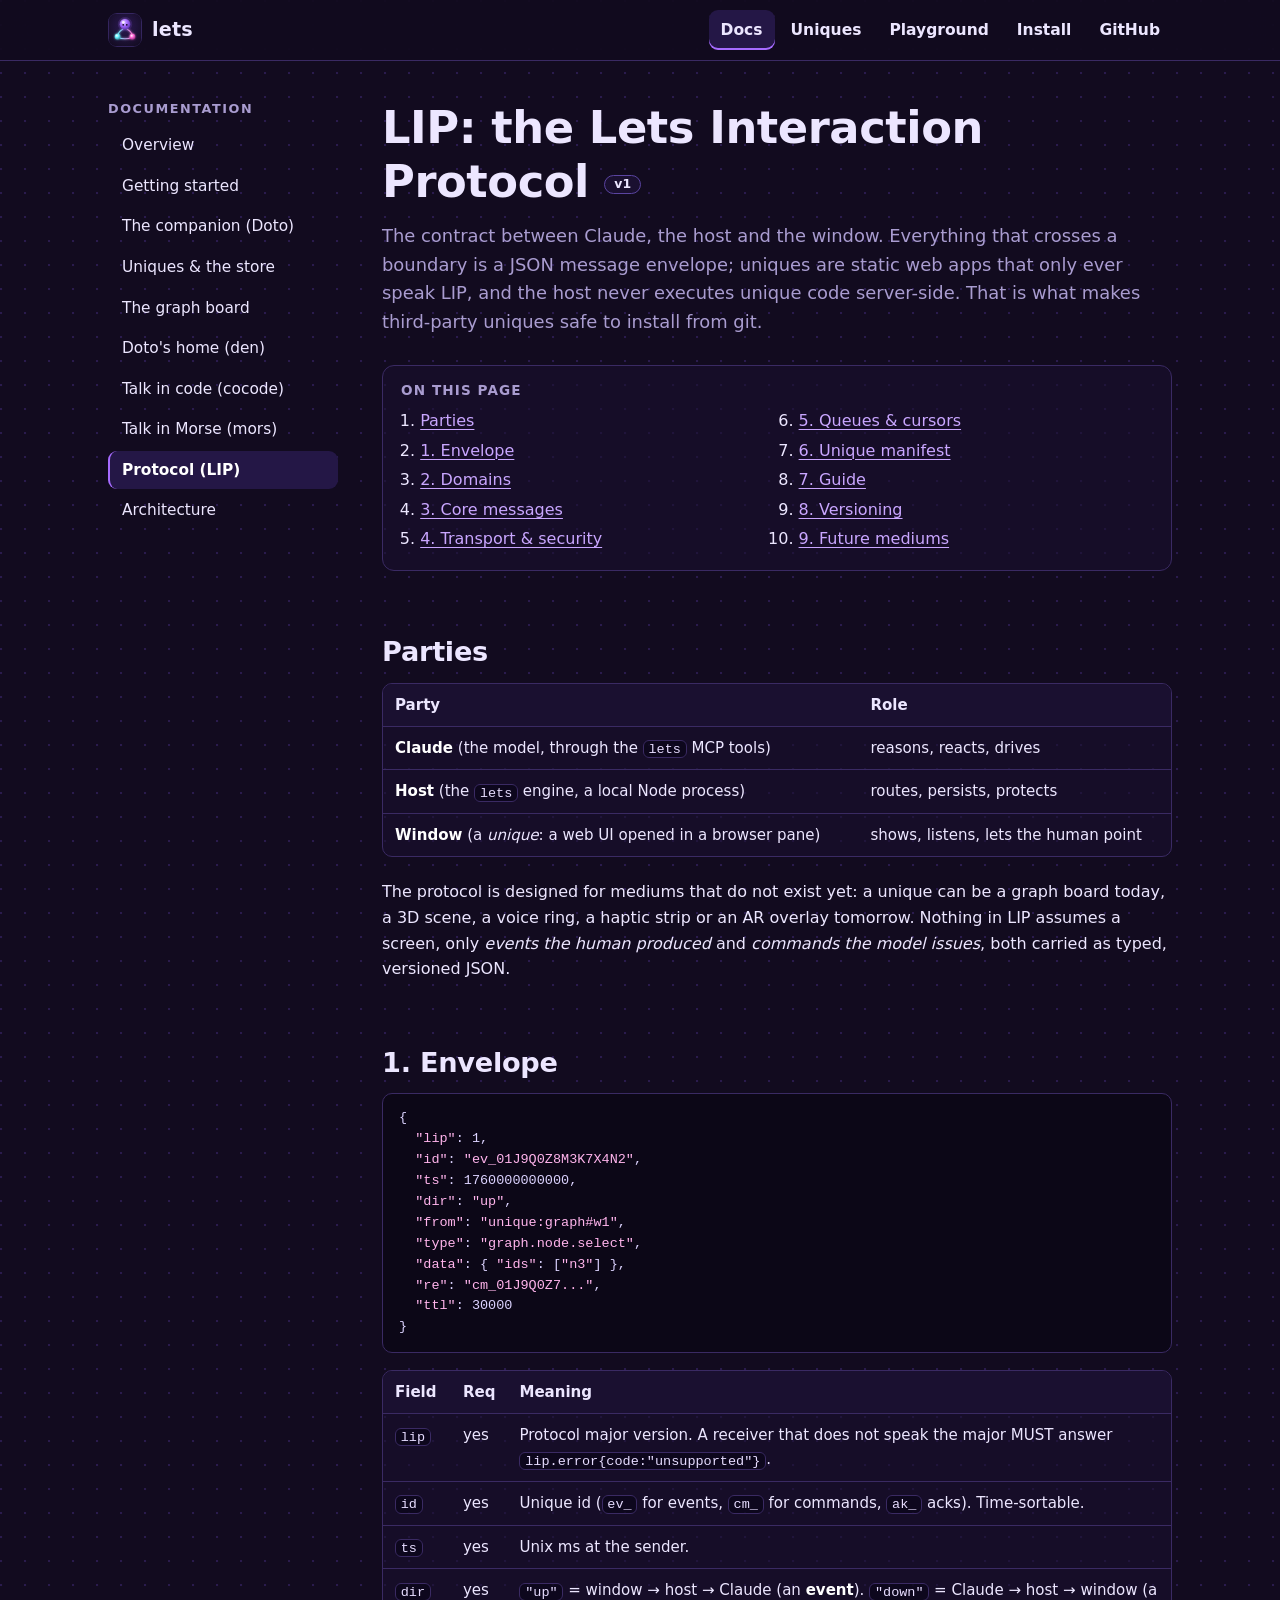
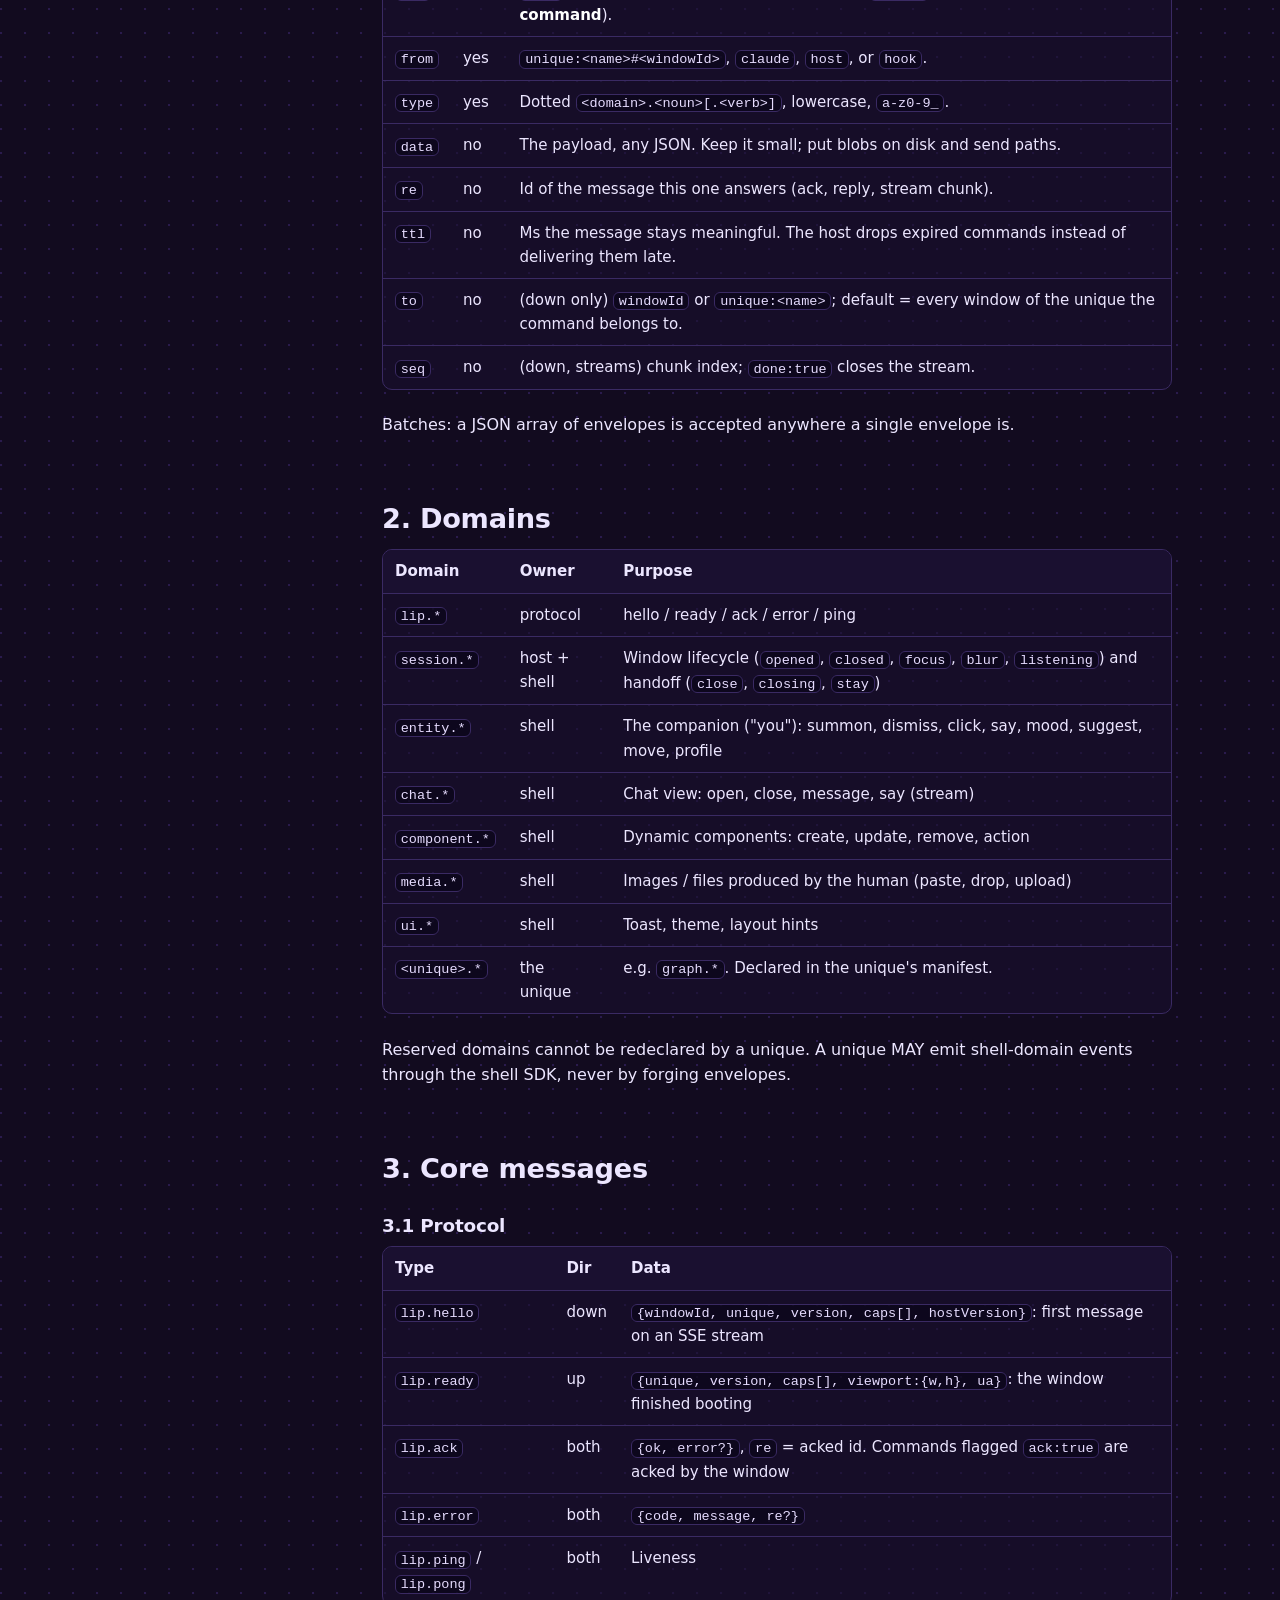
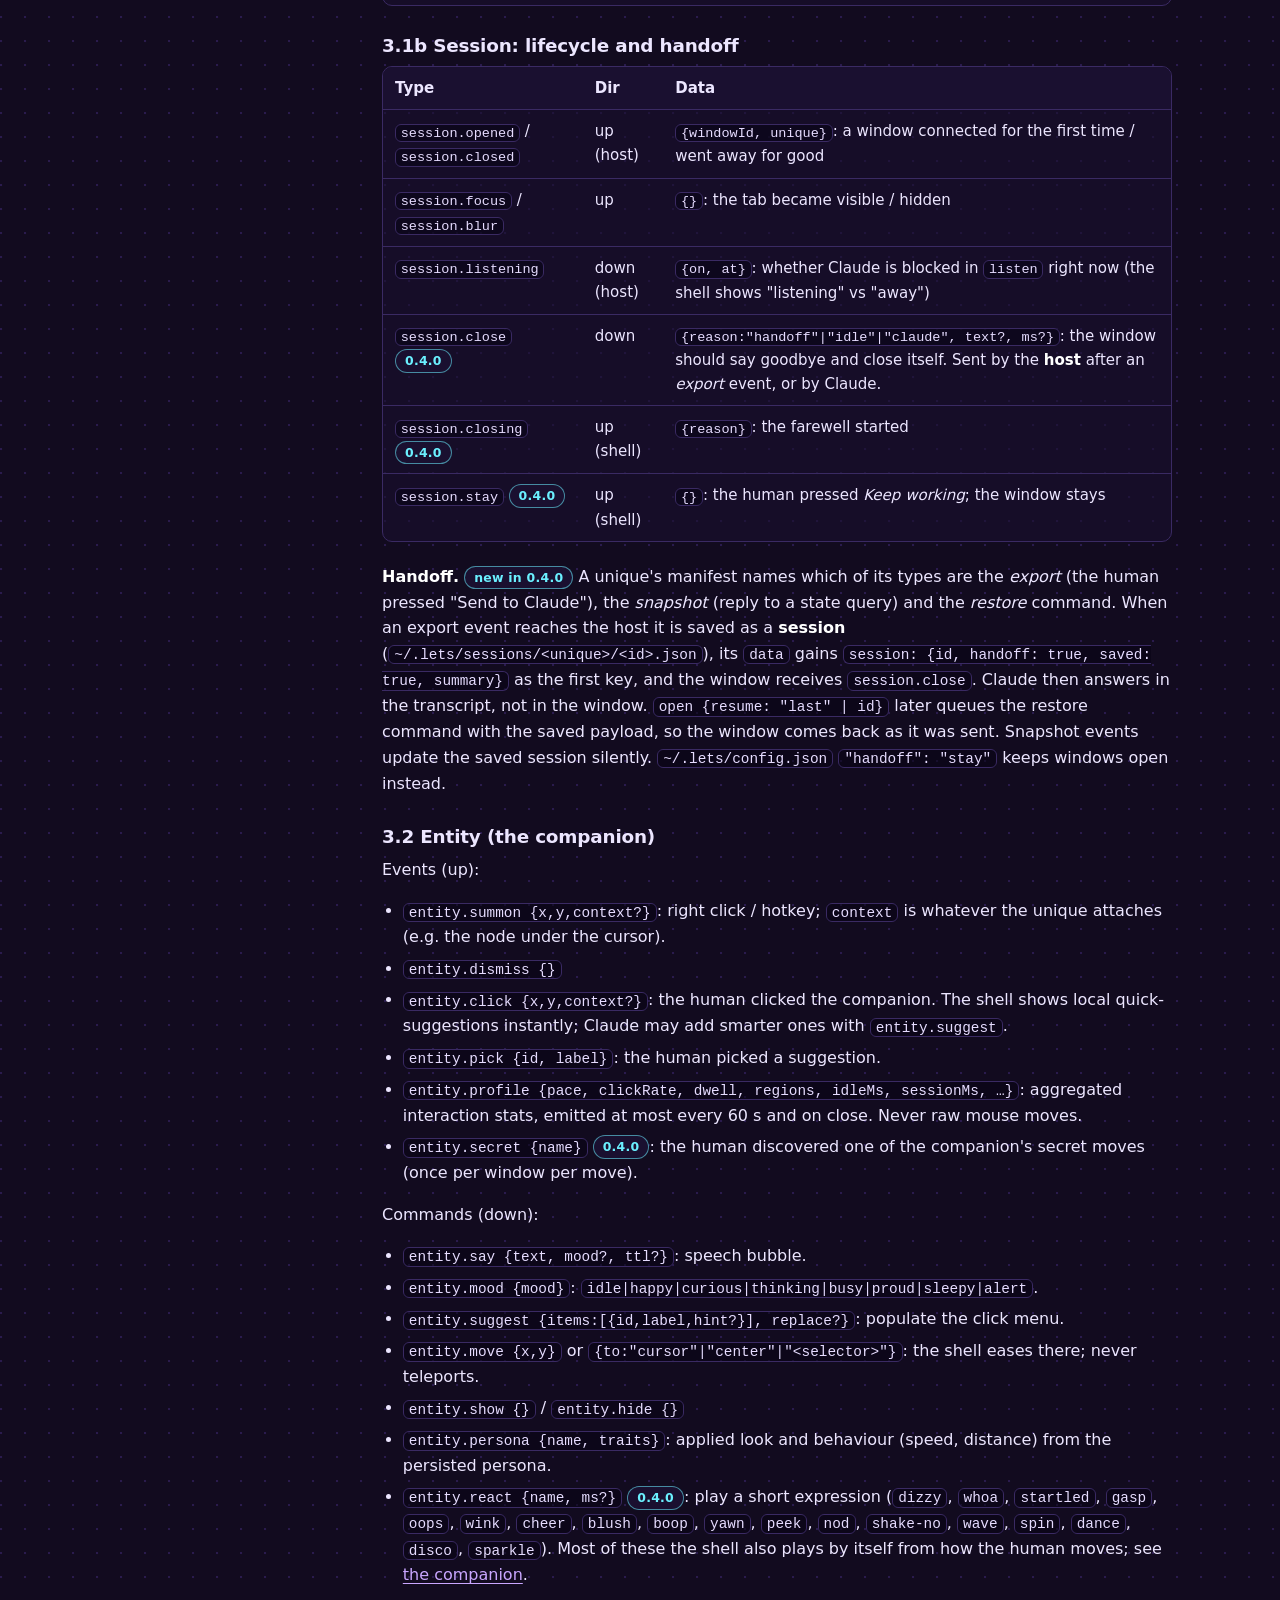
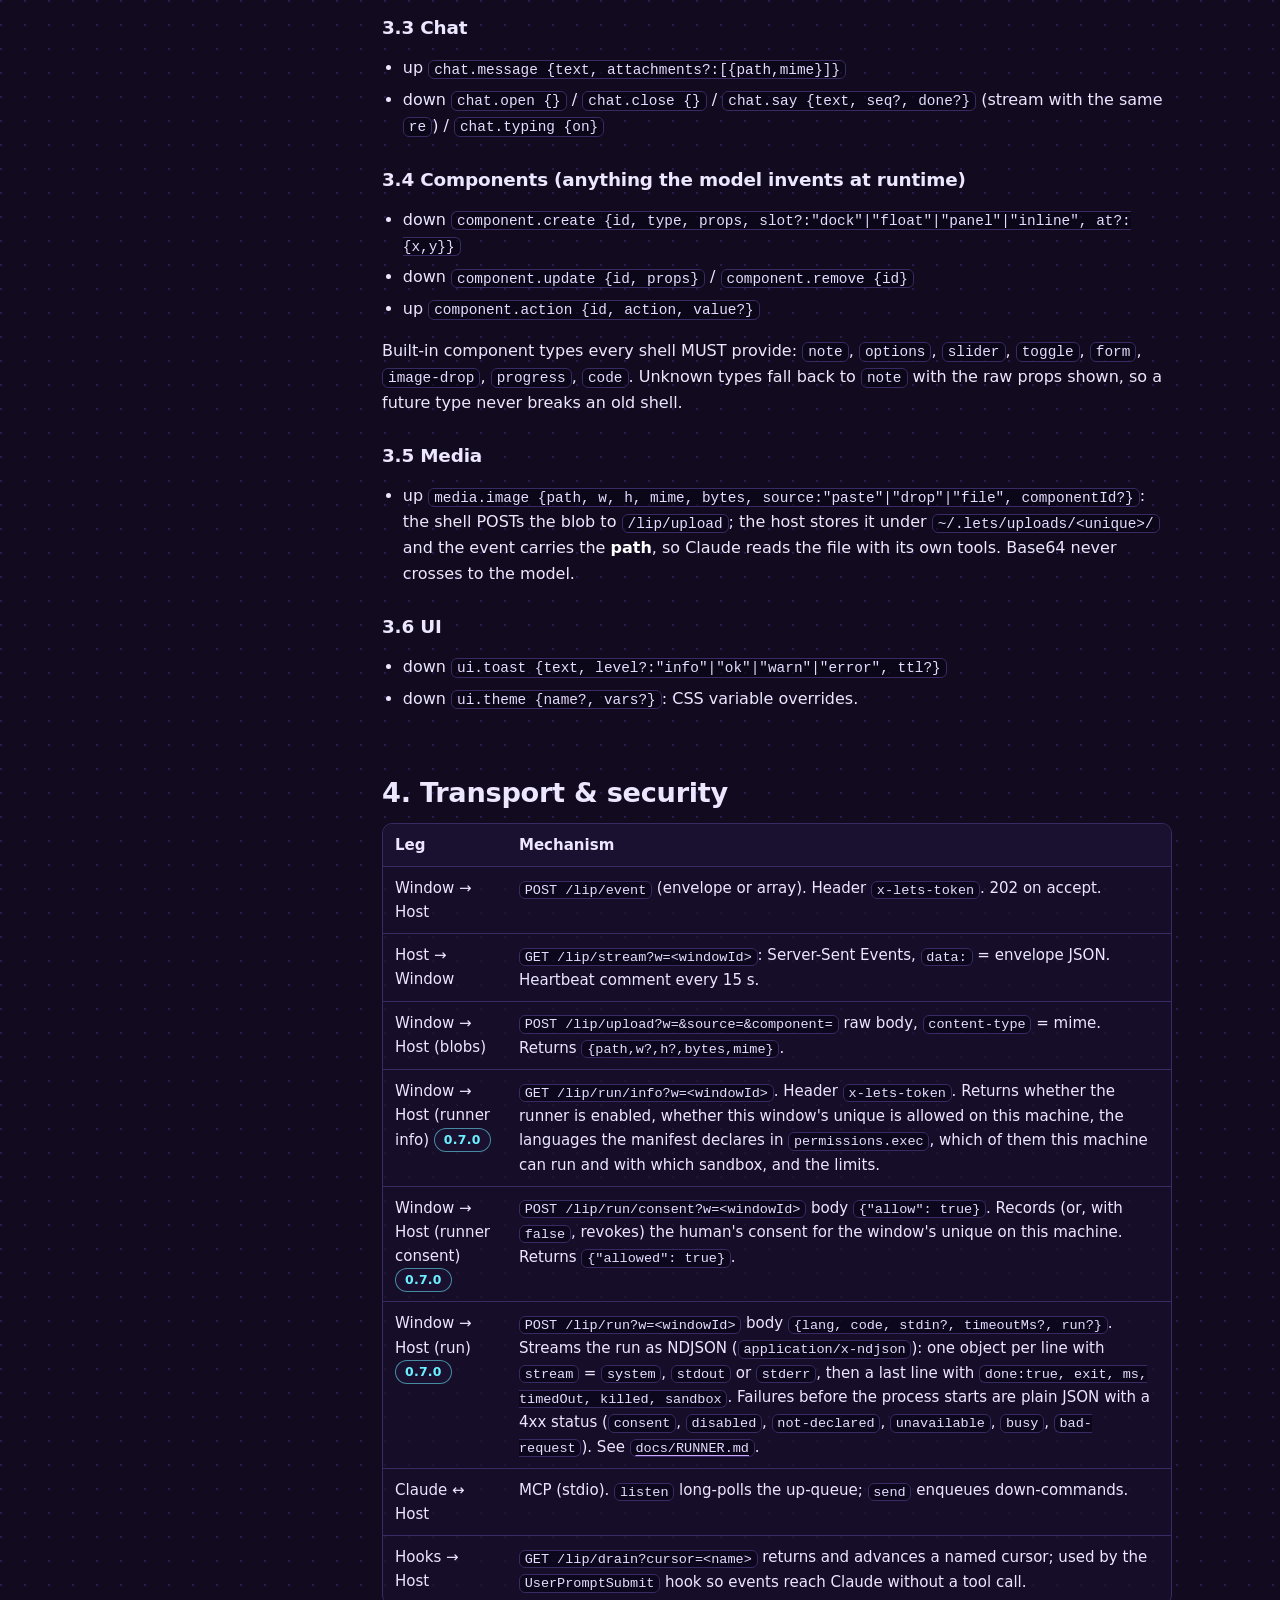
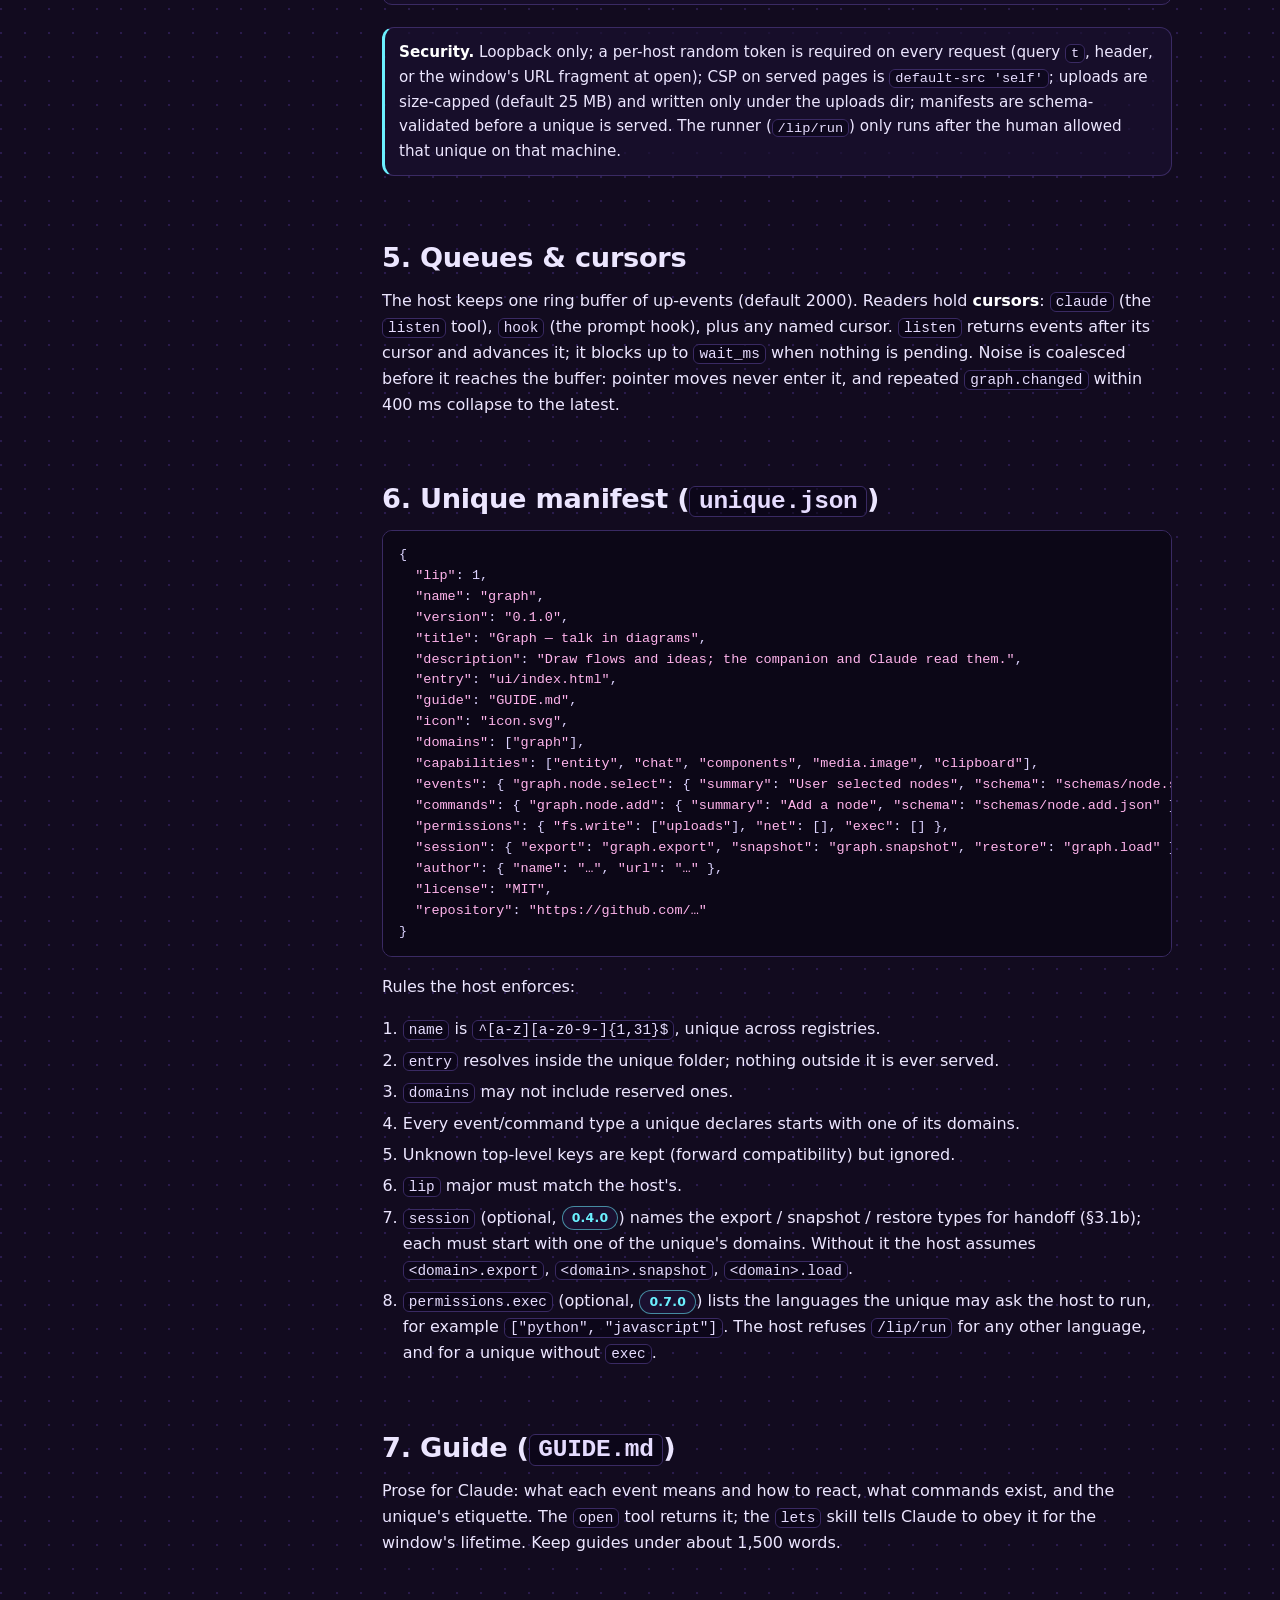
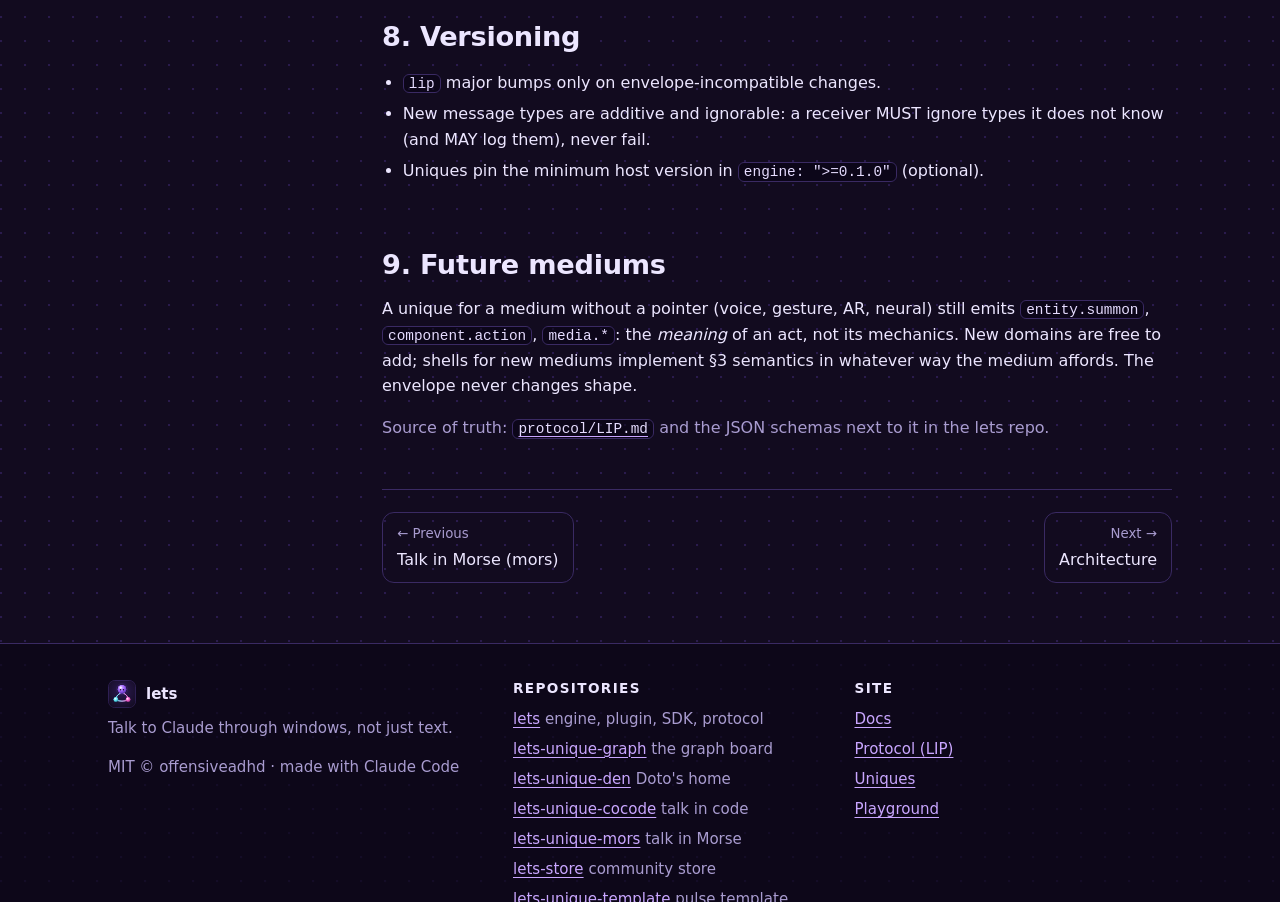
<file: docs/protocol.html>
<!doctype html>
<html lang="en">
<head>
  <meta charset="utf-8">
  <meta name="viewport" content="width=device-width, initial-scale=1">
  <title>Protocol · lets</title>
  <meta name="description" content="LIP, the Lets Interaction Protocol v1: envelope, domains, core messages, transport, security, queues, manifest and versioning.">
  <meta name="theme-color" content="#120b1f">
  <link rel="icon" href="../assets/logo.svg" type="image/svg+xml">
  <link rel="stylesheet" href="../css/site.css">
  <script type="module" src="../js/site.js"></script>
</head>
<body>
<a class="skip-link" href="#main">Skip to content</a>
<header class="site-header">
  <div class="wrap">
    <a class="brand" href="../index.html"><img src="../assets/logo.svg" alt="" width="34" height="34">lets</a>
    <button class="btn btn-sm nav-toggle" type="button" aria-expanded="false" aria-controls="site-nav">Menu</button>
    <nav class="site-nav" id="site-nav" aria-label="Main">
      <ul>
        <li><a href="../docs/index.html" aria-current="page">Docs</a></li>
        <li><a href="../uniques.html">Uniques</a></li>
        <li><a href="../playground.html">Playground</a></li>
        <li><a href="../index.html#install">Install</a></li>
        <li><a href="https://github.com/offensiveadhd/lets">GitHub</a></li>
      </ul>
    </nav>
  </div>
</header>

<div class="wrap docs-layout">
  <aside class="docs-side" aria-label="Documentation">
    <button class="btn btn-sm docs-nav-toggle" type="button" aria-expanded="false" aria-controls="docs-nav">Docs pages <span aria-hidden="true">▾</span></button>
    <h2>Documentation</h2>
    <nav class="docs-nav" id="docs-nav" aria-label="Docs pages">
      <ul>
        <li><a href="./index.html">Overview</a></li>
        <li><a href="./getting-started.html">Getting started</a></li>
        <li><a href="./companion.html">The companion (Doto)</a></li>
        <li><a href="./uniques.html">Uniques &amp; the store</a></li>
        <li><a href="./graph.html">The graph board</a></li>
        <li><a href="./den.html">Doto's home (den)</a></li>
        <li><a href="./cocode.html">Talk in code (cocode)</a></li>
        <li><a href="./mors.html">Talk in Morse (mors)</a></li>
        <li><a href="./protocol.html" aria-current="page">Protocol (LIP)</a></li>
        <li><a href="./architecture.html">Architecture</a></li>
      </ul>
    </nav>
  </aside>
  <main id="main" class="doc">
<h1>LIP: the Lets Interaction Protocol <span class="badge">v1</span></h1>
<p class="lead">The contract between Claude, the host and the window. Everything that crosses a boundary is a JSON message envelope; uniques are static web apps that only ever speak LIP, and the host never executes unique code server-side. That is what makes third-party uniques safe to install from git.</p>

<nav class="toc" aria-label="On this page">
  <strong>On this page</strong>
  <ol>
    <li><a href="#parties">Parties</a></li>
    <li><a href="#envelope">1. Envelope</a></li>
    <li><a href="#domains">2. Domains</a></li>
    <li><a href="#messages">3. Core messages</a></li>
    <li><a href="#transport">4. Transport &amp; security</a></li>
    <li><a href="#queues">5. Queues &amp; cursors</a></li>
    <li><a href="#manifest">6. Unique manifest</a></li>
    <li><a href="#guide">7. Guide</a></li>
    <li><a href="#versioning">8. Versioning</a></li>
    <li><a href="#future">9. Future mediums</a></li>
  </ol>
</nav>

<h2 id="parties">Parties</h2>
<div class="table-wrap">
  <table>
    <thead><tr><th scope="col">Party</th><th scope="col">Role</th></tr></thead>
    <tbody>
      <tr><td><strong>Claude</strong> (the model, through the <code>lets</code> MCP tools)</td><td>reasons, reacts, drives</td></tr>
      <tr><td><strong>Host</strong> (the <code>lets</code> engine, a local Node process)</td><td>routes, persists, protects</td></tr>
      <tr><td><strong>Window</strong> (a <em>unique</em>: a web UI opened in a browser pane)</td><td>shows, listens, lets the human point</td></tr>
    </tbody>
  </table>
</div>
<p>The protocol is designed for mediums that do not exist yet: a unique can be a graph board today, a 3D scene, a voice ring, a haptic strip or an AR overlay tomorrow. Nothing in LIP assumes a screen, only <em>events the human produced</em> and <em>commands the model issues</em>, both carried as typed, versioned JSON.</p>

<h2 id="envelope">1. Envelope</h2>
<pre><code>{
  <span class="s">"lip"</span>: 1,
  <span class="s">"id"</span>: <span class="s">"ev_01J9Q0Z8M3K7X4N2"</span>,
  <span class="s">"ts"</span>: 1760000000000,
  <span class="s">"dir"</span>: <span class="s">"up"</span>,
  <span class="s">"from"</span>: <span class="s">"unique:graph#w1"</span>,
  <span class="s">"type"</span>: <span class="s">"graph.node.select"</span>,
  <span class="s">"data"</span>: { <span class="s">"ids"</span>: [<span class="s">"n3"</span>] },
  <span class="s">"re"</span>: <span class="s">"cm_01J9Q0Z7..."</span>,
  <span class="s">"ttl"</span>: 30000
}</code></pre>
<div class="table-wrap">
  <table>
    <thead><tr><th scope="col">Field</th><th scope="col">Req</th><th scope="col">Meaning</th></tr></thead>
    <tbody>
      <tr><td><code>lip</code></td><td>yes</td><td>Protocol major version. A receiver that does not speak the major MUST answer <code>lip.error{code:"unsupported"}</code>.</td></tr>
      <tr><td><code>id</code></td><td>yes</td><td>Unique id (<code>ev_</code> for events, <code>cm_</code> for commands, <code>ak_</code> acks). Time-sortable.</td></tr>
      <tr><td><code>ts</code></td><td>yes</td><td>Unix ms at the sender.</td></tr>
      <tr><td><code>dir</code></td><td>yes</td><td><code>"up"</code> = window → host → Claude (an <strong>event</strong>). <code>"down"</code> = Claude → host → window (a <strong>command</strong>).</td></tr>
      <tr><td><code>from</code></td><td>yes</td><td><code>unique:&lt;name&gt;#&lt;windowId&gt;</code>, <code>claude</code>, <code>host</code>, or <code>hook</code>.</td></tr>
      <tr><td><code>type</code></td><td>yes</td><td>Dotted <code>&lt;domain&gt;.&lt;noun&gt;[.&lt;verb&gt;]</code>, lowercase, <code>a-z0-9_</code>.</td></tr>
      <tr><td><code>data</code></td><td>no</td><td>The payload, any JSON. Keep it small; put blobs on disk and send paths.</td></tr>
      <tr><td><code>re</code></td><td>no</td><td>Id of the message this one answers (ack, reply, stream chunk).</td></tr>
      <tr><td><code>ttl</code></td><td>no</td><td>Ms the message stays meaningful. The host drops expired commands instead of delivering them late.</td></tr>
      <tr><td><code>to</code></td><td>no</td><td>(down only) <code>windowId</code> or <code>unique:&lt;name&gt;</code>; default = every window of the unique the command belongs to.</td></tr>
      <tr><td><code>seq</code></td><td>no</td><td>(down, streams) chunk index; <code>done:true</code> closes the stream.</td></tr>
    </tbody>
  </table>
</div>
<p>Batches: a JSON array of envelopes is accepted anywhere a single envelope is.</p>

<h2 id="domains">2. Domains</h2>
<div class="table-wrap">
  <table>
    <thead><tr><th scope="col">Domain</th><th scope="col">Owner</th><th scope="col">Purpose</th></tr></thead>
    <tbody>
      <tr><td><code>lip.*</code></td><td>protocol</td><td>hello / ready / ack / error / ping</td></tr>
      <tr><td><code>session.*</code></td><td>host + shell</td><td>Window lifecycle (<code>opened</code>, <code>closed</code>, <code>focus</code>, <code>blur</code>, <code>listening</code>) and handoff (<code>close</code>, <code>closing</code>, <code>stay</code>)</td></tr>
      <tr><td><code>entity.*</code></td><td>shell</td><td>The companion ("you"): summon, dismiss, click, say, mood, suggest, move, profile</td></tr>
      <tr><td><code>chat.*</code></td><td>shell</td><td>Chat view: open, close, message, say (stream)</td></tr>
      <tr><td><code>component.*</code></td><td>shell</td><td>Dynamic components: create, update, remove, action</td></tr>
      <tr><td><code>media.*</code></td><td>shell</td><td>Images / files produced by the human (paste, drop, upload)</td></tr>
      <tr><td><code>ui.*</code></td><td>shell</td><td>Toast, theme, layout hints</td></tr>
      <tr><td><code>&lt;unique&gt;.*</code></td><td>the unique</td><td>e.g. <code>graph.*</code>. Declared in the unique's manifest.</td></tr>
    </tbody>
  </table>
</div>
<p>Reserved domains cannot be redeclared by a unique. A unique MAY emit shell-domain events through the shell SDK, never by forging envelopes.</p>

<h2 id="messages">3. Core messages</h2>
<h3 id="m-protocol">3.1 Protocol</h3>
<div class="table-wrap">
  <table>
    <thead><tr><th scope="col">Type</th><th scope="col">Dir</th><th scope="col">Data</th></tr></thead>
    <tbody>
      <tr><td><code>lip.hello</code></td><td>down</td><td><code>{windowId, unique, version, caps[], hostVersion}</code>: first message on an SSE stream</td></tr>
      <tr><td><code>lip.ready</code></td><td>up</td><td><code>{unique, version, caps[], viewport:{w,h}, ua}</code>: the window finished booting</td></tr>
      <tr><td><code>lip.ack</code></td><td>both</td><td><code>{ok, error?}</code>, <code>re</code> = acked id. Commands flagged <code>ack:true</code> are acked by the window</td></tr>
      <tr><td><code>lip.error</code></td><td>both</td><td><code>{code, message, re?}</code></td></tr>
      <tr><td><code>lip.ping</code> / <code>lip.pong</code></td><td>both</td><td>Liveness</td></tr>
    </tbody>
  </table>
</div>

<h3 id="m-session">3.1b Session: lifecycle and handoff</h3>
<div class="table-wrap">
  <table>
    <thead><tr><th scope="col">Type</th><th scope="col">Dir</th><th scope="col">Data</th></tr></thead>
    <tbody>
      <tr><td><code>session.opened</code> / <code>session.closed</code></td><td>up (host)</td><td><code>{windowId, unique}</code>: a window connected for the first time / went away for good</td></tr>
      <tr><td><code>session.focus</code> / <code>session.blur</code></td><td>up</td><td><code>{}</code>: the tab became visible / hidden</td></tr>
      <tr><td><code>session.listening</code></td><td>down (host)</td><td><code>{on, at}</code>: whether Claude is blocked in <code>listen</code> right now (the shell shows "listening" vs "away")</td></tr>
      <tr><td><code>session.close</code> <span class="badge badge-new">0.4.0</span></td><td>down</td><td><code>{reason:"handoff"|"idle"|"claude", text?, ms?}</code>: the window should say goodbye and close itself. Sent by the <strong>host</strong> after an <em>export</em> event, or by Claude.</td></tr>
      <tr><td><code>session.closing</code> <span class="badge badge-new">0.4.0</span></td><td>up (shell)</td><td><code>{reason}</code>: the farewell started</td></tr>
      <tr><td><code>session.stay</code> <span class="badge badge-new">0.4.0</span></td><td>up (shell)</td><td><code>{}</code>: the human pressed <em>Keep working</em>; the window stays</td></tr>
    </tbody>
  </table>
</div>
<p><strong>Handoff.</strong> <span class="badge badge-new">new in 0.4.0</span> A unique's manifest names which of its types are the <em>export</em> (the human pressed "Send to Claude"), the <em>snapshot</em> (reply to a state query) and the <em>restore</em> command. When an export event reaches the host it is saved as a <strong>session</strong> (<code>~/.lets/sessions/&lt;unique&gt;/&lt;id&gt;.json</code>), its <code>data</code> gains <code>session: {id, handoff: true, saved: true, summary}</code> as the first key, and the window receives <code>session.close</code>. Claude then answers in the transcript, not in the window. <code>open {resume: "last" | id}</code> later queues the restore command with the saved payload, so the window comes back as it was sent. Snapshot events update the saved session silently. <code>~/.lets/config.json</code> <code>"handoff": "stay"</code> keeps windows open instead.</p>

<h3 id="m-entity">3.2 Entity (the companion)</h3>
<p>Events (up):</p>
<ul>
  <li><code>entity.summon {x,y,context?}</code>: right click / hotkey; <code>context</code> is whatever the unique attaches (e.g. the node under the cursor).</li>
  <li><code>entity.dismiss {}</code></li>
  <li><code>entity.click {x,y,context?}</code>: the human clicked the companion. The shell shows local quick-suggestions instantly; Claude may add smarter ones with <code>entity.suggest</code>.</li>
  <li><code>entity.pick {id, label}</code>: the human picked a suggestion.</li>
  <li><code>entity.profile {pace, clickRate, dwell, regions, idleMs, sessionMs, …}</code>: aggregated interaction stats, emitted at most every 60 s and on close. Never raw mouse moves.</li>
  <li><code>entity.secret {name}</code> <span class="badge badge-new">0.4.0</span>: the human discovered one of the companion's secret moves (once per window per move).</li>
</ul>
<p>Commands (down):</p>
<ul>
  <li><code>entity.say {text, mood?, ttl?}</code>: speech bubble.</li>
  <li><code>entity.mood {mood}</code>: <code>idle|happy|curious|thinking|busy|proud|sleepy|alert</code>.</li>
  <li><code>entity.suggest {items:[{id,label,hint?}], replace?}</code>: populate the click menu.</li>
  <li><code>entity.move {x,y}</code> or <code>{to:"cursor"|"center"|"&lt;selector&gt;"}</code>: the shell eases there; never teleports.</li>
  <li><code>entity.show {}</code> / <code>entity.hide {}</code></li>
  <li><code>entity.persona {name, traits}</code>: applied look and behaviour (speed, distance) from the persisted persona.</li>
  <li><code>entity.react {name, ms?}</code> <span class="badge badge-new">0.4.0</span>: play a short expression (<code>dizzy</code>, <code>whoa</code>, <code>startled</code>, <code>gasp</code>, <code>oops</code>, <code>wink</code>, <code>cheer</code>, <code>blush</code>, <code>boop</code>, <code>yawn</code>, <code>peek</code>, <code>nod</code>, <code>shake-no</code>, <code>wave</code>, <code>spin</code>, <code>dance</code>, <code>disco</code>, <code>sparkle</code>). Most of these the shell also plays by itself from how the human moves; see <a href="./companion.html#expressions">the companion</a>.</li>
</ul>

<h3 id="m-chat">3.3 Chat</h3>
<ul>
  <li>up <code>chat.message {text, attachments?:[{path,mime}]}</code></li>
  <li>down <code>chat.open {}</code> / <code>chat.close {}</code> / <code>chat.say {text, seq?, done?}</code> (stream with the same <code>re</code>) / <code>chat.typing {on}</code></li>
</ul>

<h3 id="m-components">3.4 Components (anything the model invents at runtime)</h3>
<ul>
  <li>down <code>component.create {id, type, props, slot?:"dock"|"float"|"panel"|"inline", at?:{x,y}}</code></li>
  <li>down <code>component.update {id, props}</code> / <code>component.remove {id}</code></li>
  <li>up <code>component.action {id, action, value?}</code></li>
</ul>
<p>Built-in component types every shell MUST provide: <code>note</code>, <code>options</code>, <code>slider</code>, <code>toggle</code>, <code>form</code>, <code>image-drop</code>, <code>progress</code>, <code>code</code>. Unknown types fall back to <code>note</code> with the raw props shown, so a future type never breaks an old shell.</p>

<h3 id="m-media">3.5 Media</h3>
<ul>
  <li>up <code>media.image {path, w, h, mime, bytes, source:"paste"|"drop"|"file", componentId?}</code>: the shell POSTs the blob to <code>/lip/upload</code>; the host stores it under <code>~/.lets/uploads/&lt;unique&gt;/</code> and the event carries the <strong>path</strong>, so Claude reads the file with its own tools. Base64 never crosses to the model.</li>
</ul>

<h3 id="m-ui">3.6 UI</h3>
<ul>
  <li>down <code>ui.toast {text, level?:"info"|"ok"|"warn"|"error", ttl?}</code></li>
  <li>down <code>ui.theme {name?, vars?}</code>: CSS variable overrides.</li>
</ul>

<h2 id="transport">4. Transport &amp; security</h2>
<div class="table-wrap">
  <table>
    <thead><tr><th scope="col">Leg</th><th scope="col">Mechanism</th></tr></thead>
    <tbody>
      <tr><td>Window → Host</td><td><code>POST /lip/event</code> (envelope or array). Header <code>x-lets-token</code>. 202 on accept.</td></tr>
      <tr><td>Host → Window</td><td><code>GET /lip/stream?w=&lt;windowId&gt;</code>: Server-Sent Events, <code>data:</code> = envelope JSON. Heartbeat comment every 15 s.</td></tr>
      <tr><td>Window → Host (blobs)</td><td><code>POST /lip/upload?w=&amp;source=&amp;component=</code> raw body, <code>content-type</code> = mime. Returns <code>{path,w?,h?,bytes,mime}</code>.</td></tr>
      <tr><td>Window → Host (runner info) <span class="badge badge-new">0.7.0</span></td><td><code>GET /lip/run/info?w=&lt;windowId&gt;</code>. Header <code>x-lets-token</code>. Returns whether the runner is enabled, whether this window's unique is allowed on this machine, the languages the manifest declares in <code>permissions.exec</code>, which of them this machine can run and with which sandbox, and the limits.</td></tr>
      <tr><td>Window → Host (runner consent) <span class="badge badge-new">0.7.0</span></td><td><code>POST /lip/run/consent?w=&lt;windowId&gt;</code> body <code>{"allow": true}</code>. Records (or, with <code>false</code>, revokes) the human's consent for the window's unique on this machine. Returns <code>{"allowed": true}</code>.</td></tr>
      <tr><td>Window → Host (run) <span class="badge badge-new">0.7.0</span></td><td><code>POST /lip/run?w=&lt;windowId&gt;</code> body <code>{lang, code, stdin?, timeoutMs?, run?}</code>. Streams the run as NDJSON (<code>application/x-ndjson</code>): one object per line with <code>stream</code> = <code>system</code>, <code>stdout</code> or <code>stderr</code>, then a last line with <code>done:true, exit, ms, timedOut, killed, sandbox</code>. Failures before the process starts are plain JSON with a 4xx status (<code>consent</code>, <code>disabled</code>, <code>not-declared</code>, <code>unavailable</code>, <code>busy</code>, <code>bad-request</code>). See <a href="https://github.com/offensiveadhd/lets/blob/main/docs/RUNNER.md"><code>docs/RUNNER.md</code></a>.</td></tr>
      <tr><td>Claude ↔ Host</td><td>MCP (stdio). <code>listen</code> long-polls the up-queue; <code>send</code> enqueues down-commands.</td></tr>
      <tr><td>Hooks → Host</td><td><code>GET /lip/drain?cursor=&lt;name&gt;</code> returns and advances a named cursor; used by the <code>UserPromptSubmit</code> hook so events reach Claude without a tool call.</td></tr>
    </tbody>
  </table>
</div>
<p class="note"><strong>Security.</strong> Loopback only; a per-host random token is required on every request (query <code>t</code>, header, or the window's URL fragment at open); CSP on served pages is <code>default-src 'self'</code>; uploads are size-capped (default 25 MB) and written only under the uploads dir; manifests are schema-validated before a unique is served. The runner (<code>/lip/run</code>) only runs after the human allowed that unique on that machine.</p>

<h2 id="queues">5. Queues &amp; cursors</h2>
<p>The host keeps one ring buffer of up-events (default 2000). Readers hold <strong>cursors</strong>: <code>claude</code> (the <code>listen</code> tool), <code>hook</code> (the prompt hook), plus any named cursor. <code>listen</code> returns events after its cursor and advances it; it blocks up to <code>wait_ms</code> when nothing is pending. Noise is coalesced before it reaches the buffer: pointer moves never enter it, and repeated <code>graph.changed</code> within 400 ms collapse to the latest.</p>

<h2 id="manifest">6. Unique manifest (<code>unique.json</code>)</h2>
<pre><code>{
  <span class="s">"lip"</span>: 1,
  <span class="s">"name"</span>: <span class="s">"graph"</span>,
  <span class="s">"version"</span>: <span class="s">"0.1.0"</span>,
  <span class="s">"title"</span>: <span class="s">"Graph — talk in diagrams"</span>,
  <span class="s">"description"</span>: <span class="s">"Draw flows and ideas; the companion and Claude read them."</span>,
  <span class="s">"entry"</span>: <span class="s">"ui/index.html"</span>,
  <span class="s">"guide"</span>: <span class="s">"GUIDE.md"</span>,
  <span class="s">"icon"</span>: <span class="s">"icon.svg"</span>,
  <span class="s">"domains"</span>: [<span class="s">"graph"</span>],
  <span class="s">"capabilities"</span>: [<span class="s">"entity"</span>, <span class="s">"chat"</span>, <span class="s">"components"</span>, <span class="s">"media.image"</span>, <span class="s">"clipboard"</span>],
  <span class="s">"events"</span>: { <span class="s">"graph.node.select"</span>: { <span class="s">"summary"</span>: <span class="s">"User selected nodes"</span>, <span class="s">"schema"</span>: <span class="s">"schemas/node.select.json"</span> } },
  <span class="s">"commands"</span>: { <span class="s">"graph.node.add"</span>: { <span class="s">"summary"</span>: <span class="s">"Add a node"</span>, <span class="s">"schema"</span>: <span class="s">"schemas/node.add.json"</span> } },
  <span class="s">"permissions"</span>: { <span class="s">"fs.write"</span>: [<span class="s">"uploads"</span>], <span class="s">"net"</span>: [], <span class="s">"exec"</span>: [] },
  <span class="s">"session"</span>: { <span class="s">"export"</span>: <span class="s">"graph.export"</span>, <span class="s">"snapshot"</span>: <span class="s">"graph.snapshot"</span>, <span class="s">"restore"</span>: <span class="s">"graph.load"</span> },
  <span class="s">"author"</span>: { <span class="s">"name"</span>: <span class="s">"…"</span>, <span class="s">"url"</span>: <span class="s">"…"</span> },
  <span class="s">"license"</span>: <span class="s">"MIT"</span>,
  <span class="s">"repository"</span>: <span class="s">"https://github.com/…"</span>
}</code></pre>
<p>Rules the host enforces:</p>
<ol>
  <li><code>name</code> is <code>^[a-z][a-z0-9-]{1,31}$</code>, unique across registries.</li>
  <li><code>entry</code> resolves inside the unique folder; nothing outside it is ever served.</li>
  <li><code>domains</code> may not include reserved ones.</li>
  <li>Every event/command type a unique declares starts with one of its domains.</li>
  <li>Unknown top-level keys are kept (forward compatibility) but ignored.</li>
  <li><code>lip</code> major must match the host's.</li>
  <li><code>session</code> (optional, <span class="badge badge-new">0.4.0</span>) names the export / snapshot / restore types for handoff (§3.1b); each must start with one of the unique's domains. Without it the host assumes <code>&lt;domain&gt;.export</code>, <code>&lt;domain&gt;.snapshot</code>, <code>&lt;domain&gt;.load</code>.</li>
  <li><code>permissions.exec</code> (optional, <span class="badge badge-new">0.7.0</span>) lists the languages the unique may ask the host to run, for example <code>["python", "javascript"]</code>. The host refuses <code>/lip/run</code> for any other language, and for a unique without <code>exec</code>.</li>
</ol>

<h2 id="guide">7. Guide (<code>GUIDE.md</code>)</h2>
<p>Prose for Claude: what each event means and how to react, what commands exist, and the unique's etiquette. The <code>open</code> tool returns it; the <code>lets</code> skill tells Claude to obey it for the window's lifetime. Keep guides under about 1,500 words.</p>

<h2 id="versioning">8. Versioning</h2>
<ul>
  <li><code>lip</code> major bumps only on envelope-incompatible changes.</li>
  <li>New message types are additive and ignorable: a receiver MUST ignore types it does not know (and MAY log them), never fail.</li>
  <li>Uniques pin the minimum host version in <code>engine: "&gt;=0.1.0"</code> (optional).</li>
</ul>

<h2 id="future">9. Future mediums</h2>
<p>A unique for a medium without a pointer (voice, gesture, AR, neural) still emits <code>entity.summon</code>, <code>component.action</code>, <code>media.*</code>: the <em>meaning</em> of an act, not its mechanics. New domains are free to add; shells for new mediums implement §3 semantics in whatever way the medium affords. The envelope never changes shape.</p>
<p class="dim">Source of truth: <a href="https://github.com/offensiveadhd/lets/blob/main/protocol/LIP.md"><code>protocol/LIP.md</code></a> and the JSON schemas next to it in the lets repo.</p>

<nav class="doc-pager" aria-label="Previous and next page"><a class="prev" href="./mors.html"><small>← Previous</small>Talk in Morse (mors)</a><a class="next" href="./architecture.html"><small>Next →</small>Architecture</a></nav>
  </main>
</div>

<footer class="site-footer">
  <div class="wrap">
    <div>
      <div class="footer-brand"><img src="../assets/logo.svg" alt="" width="28" height="28">lets</div>
      <p>Talk to Claude through windows, not just text.</p>
      <p>MIT © offensiveadhd · made with Claude Code</p>
    </div>
    <div>
      <h2>Repositories</h2>
      <ul>
        <li><a href="https://github.com/offensiveadhd/lets">lets</a> <span class="dim">engine, plugin, SDK, protocol</span></li>
        <li><a href="https://github.com/offensiveadhd/lets-unique-graph">lets-unique-graph</a> <span class="dim">the graph board</span></li>
        <li><a href="https://github.com/offensiveadhd/lets-unique-den">lets-unique-den</a> <span class="dim">Doto's home</span></li>
        <li><a href="https://github.com/offensiveadhd/lets-unique-cocode">lets-unique-cocode</a> <span class="dim">talk in code</span></li>
        <li><a href="https://github.com/offensiveadhd/lets-unique-mors">lets-unique-mors</a> <span class="dim">talk in Morse</span></li>
        <li><a href="https://github.com/offensiveadhd/lets-store">lets-store</a> <span class="dim">community store</span></li>
        <li><a href="https://github.com/offensiveadhd/lets-unique-template">lets-unique-template</a> <span class="dim">pulse template</span></li>
      </ul>
    </div>
    <div>
      <h2>Site</h2>
      <ul>
        <li><a href="../docs/index.html">Docs</a></li>
        <li><a href="../docs/protocol.html">Protocol (LIP)</a></li>
        <li><a href="../uniques.html">Uniques</a></li>
        <li><a href="../playground.html">Playground</a></li>
      </ul>
    </div>
  </div>
</footer>
</body>
</html>
</file>
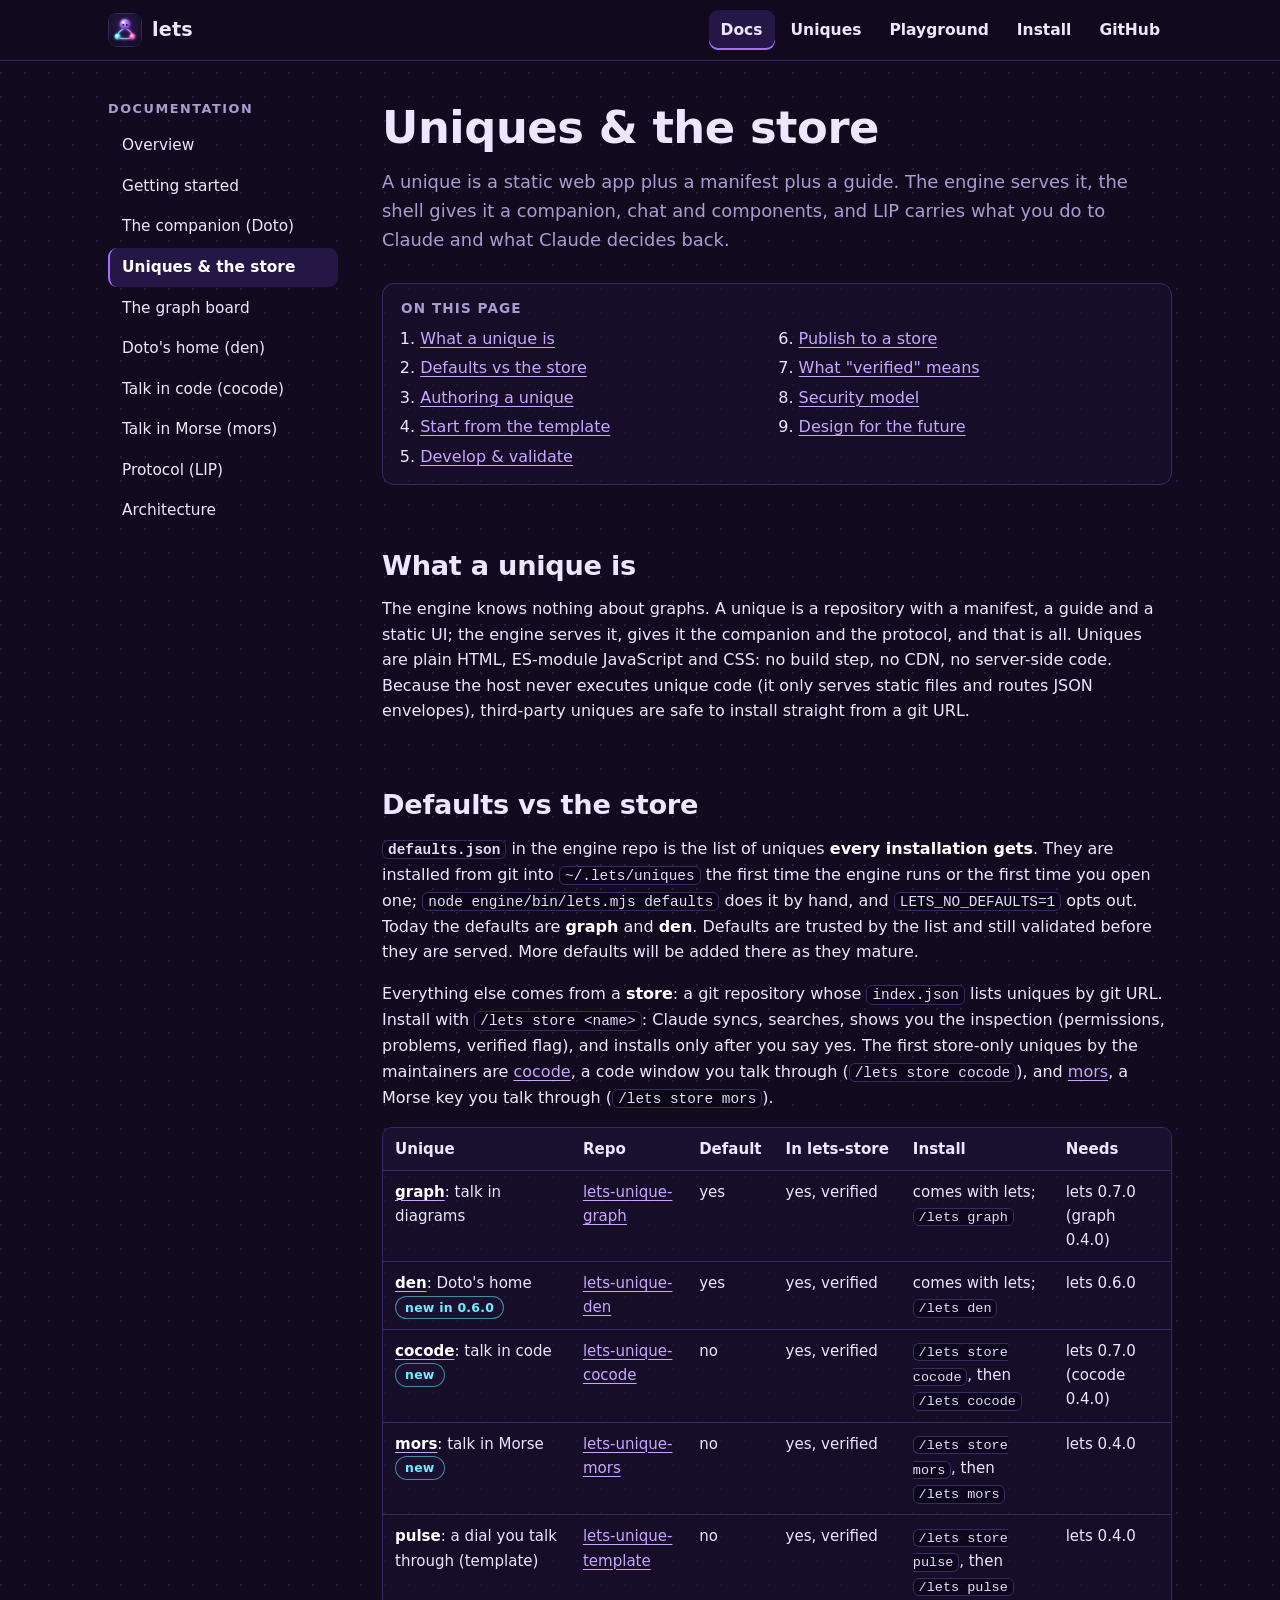
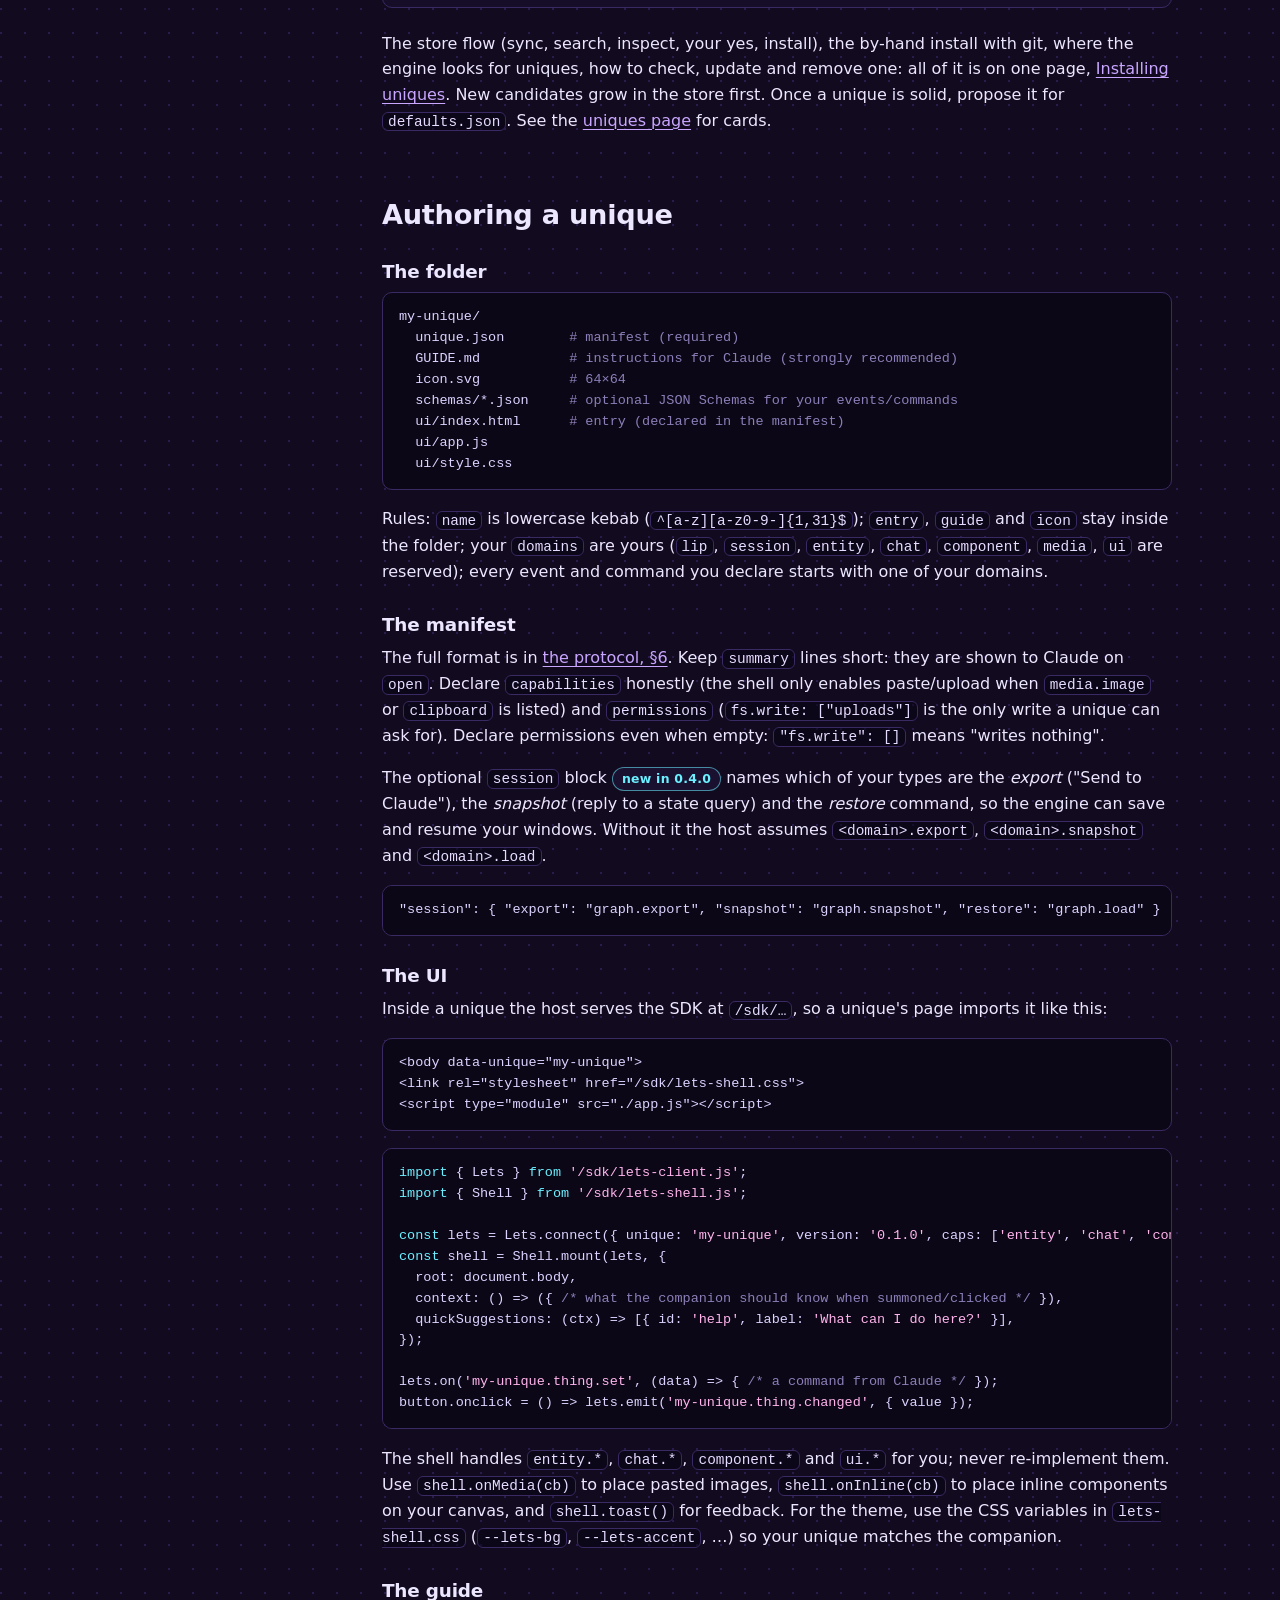
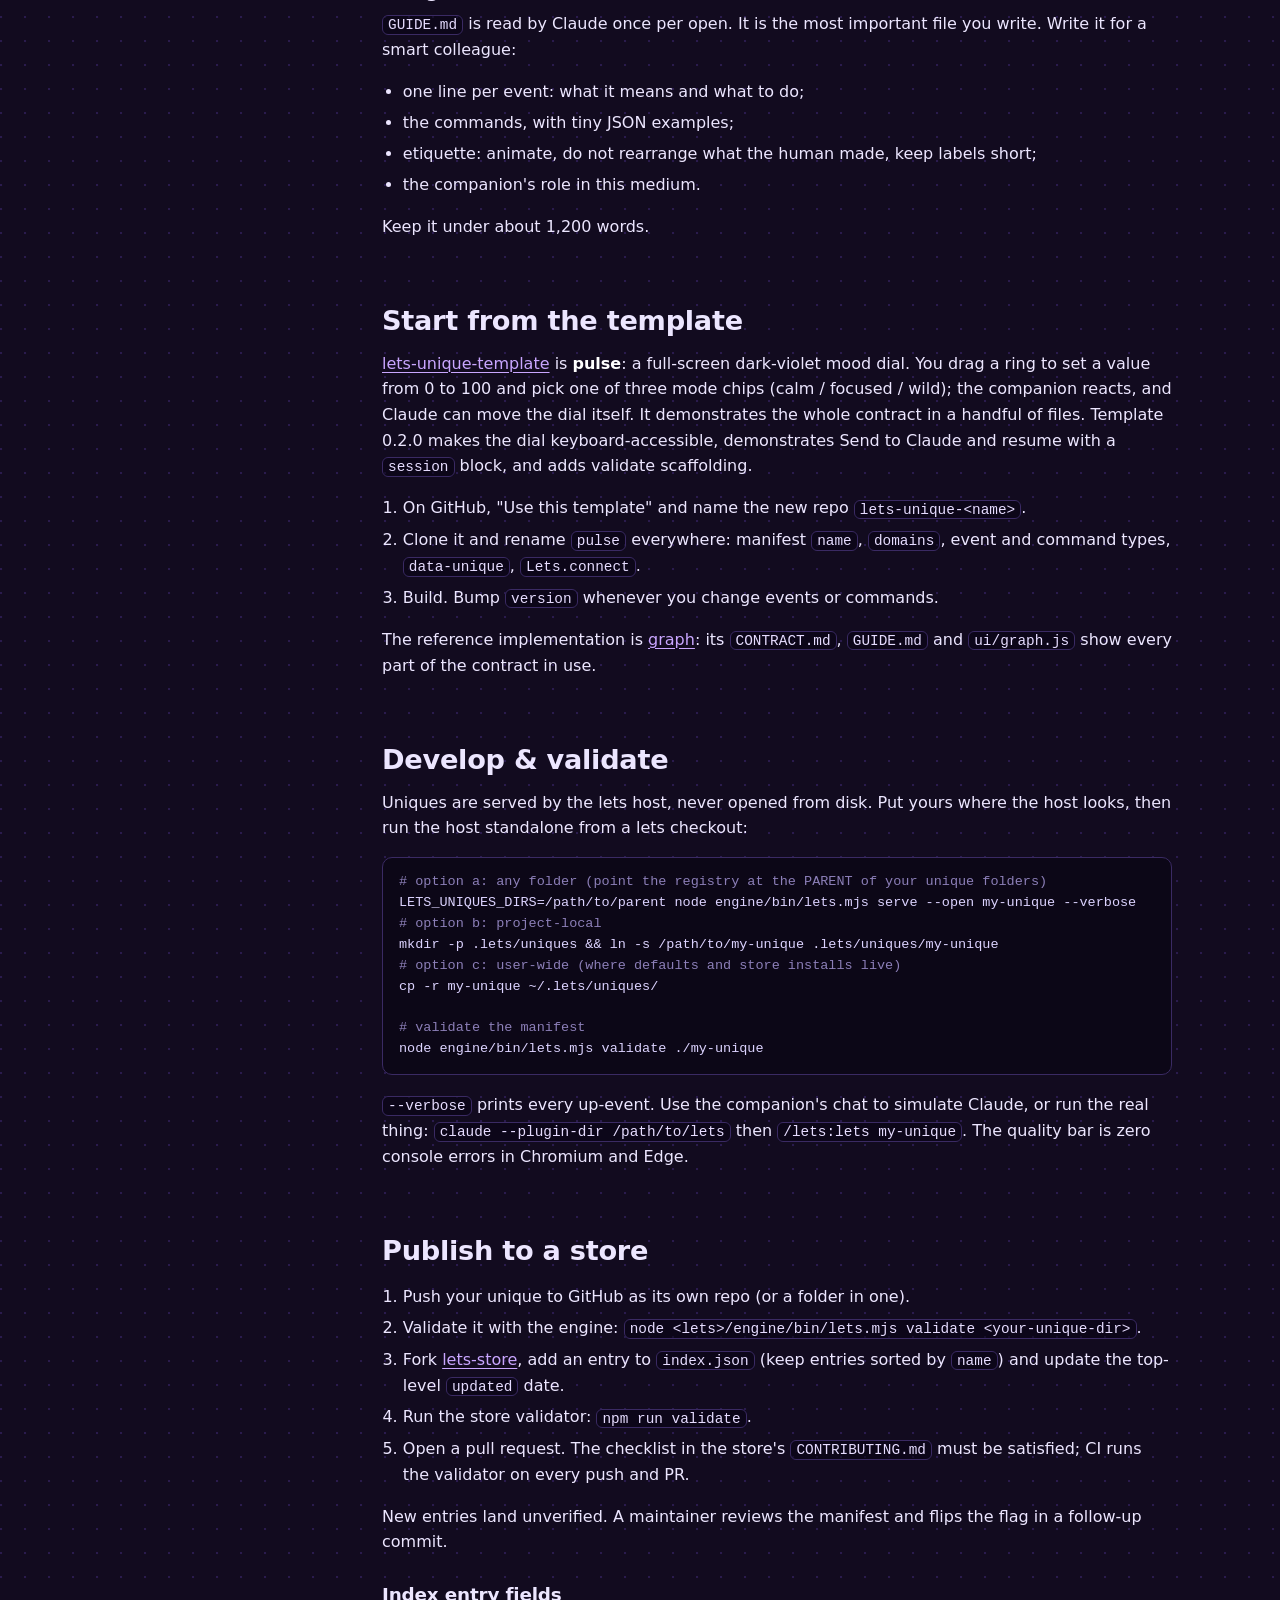
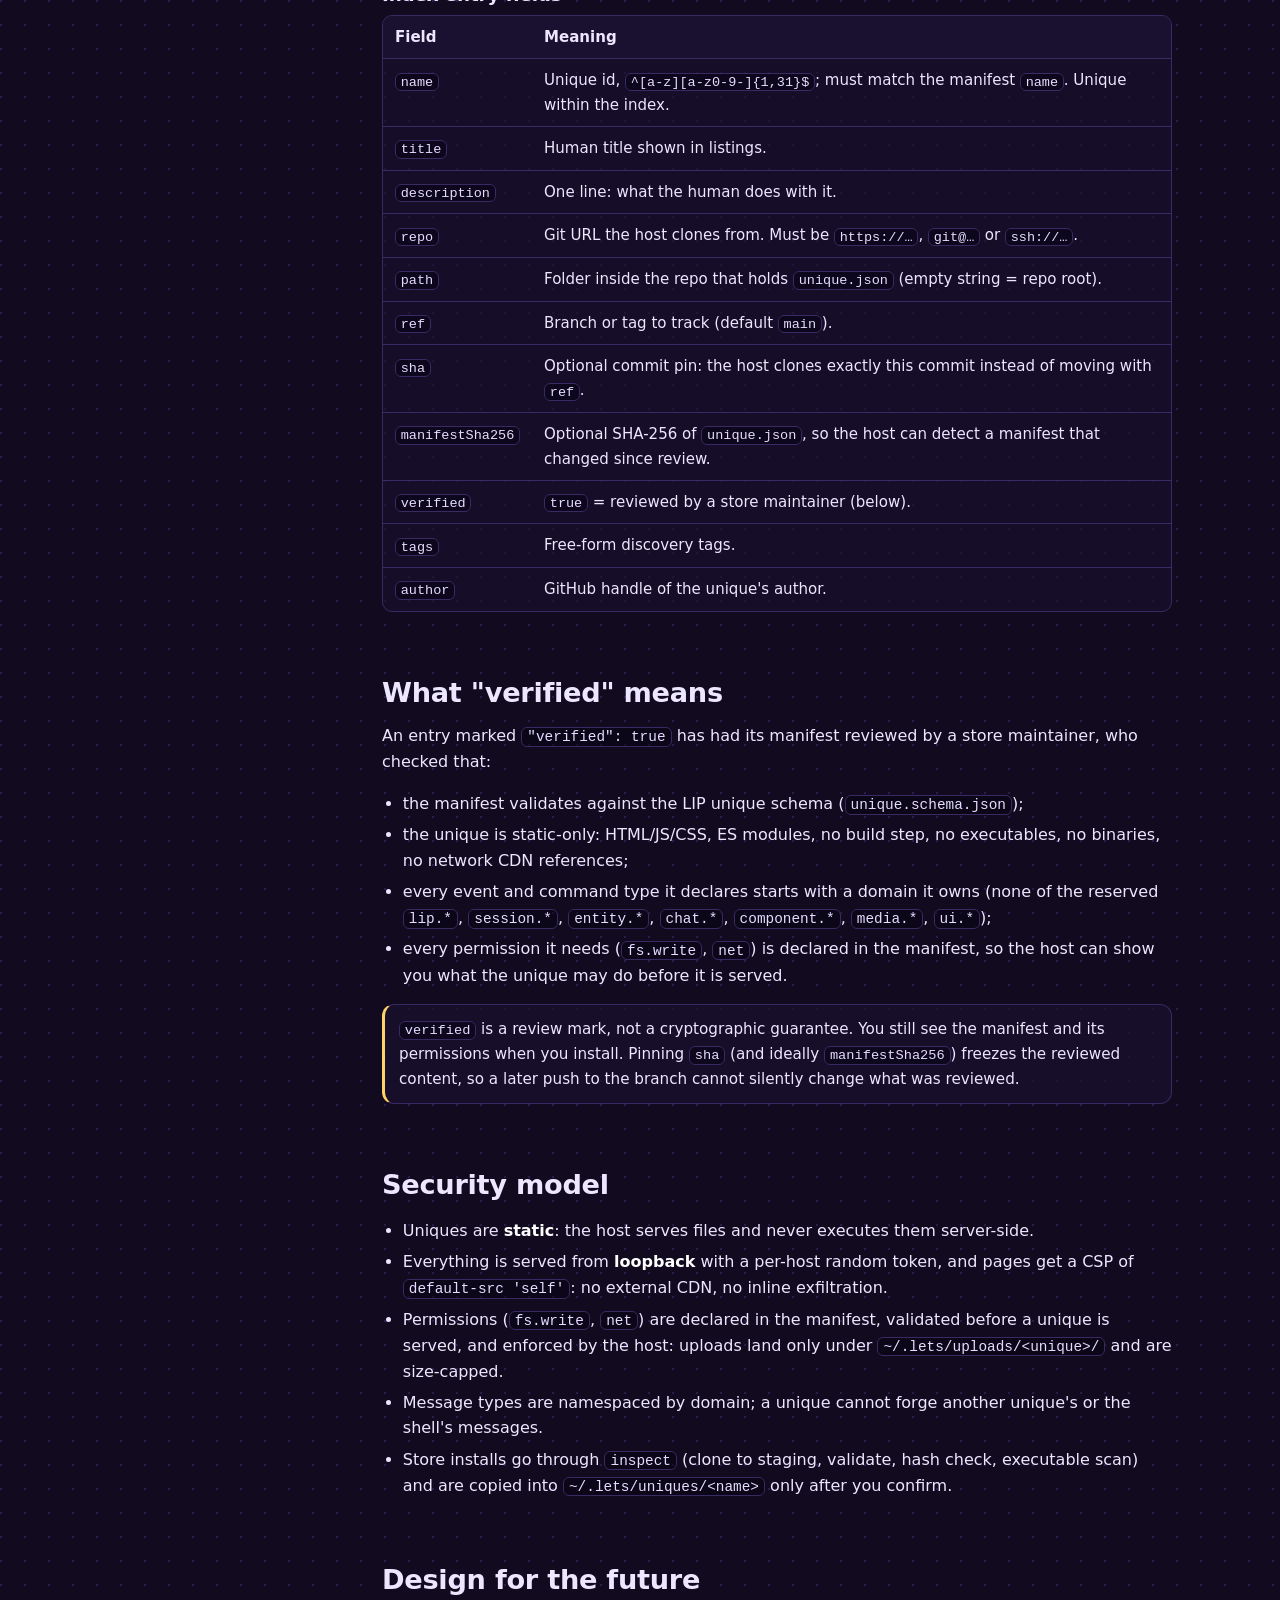
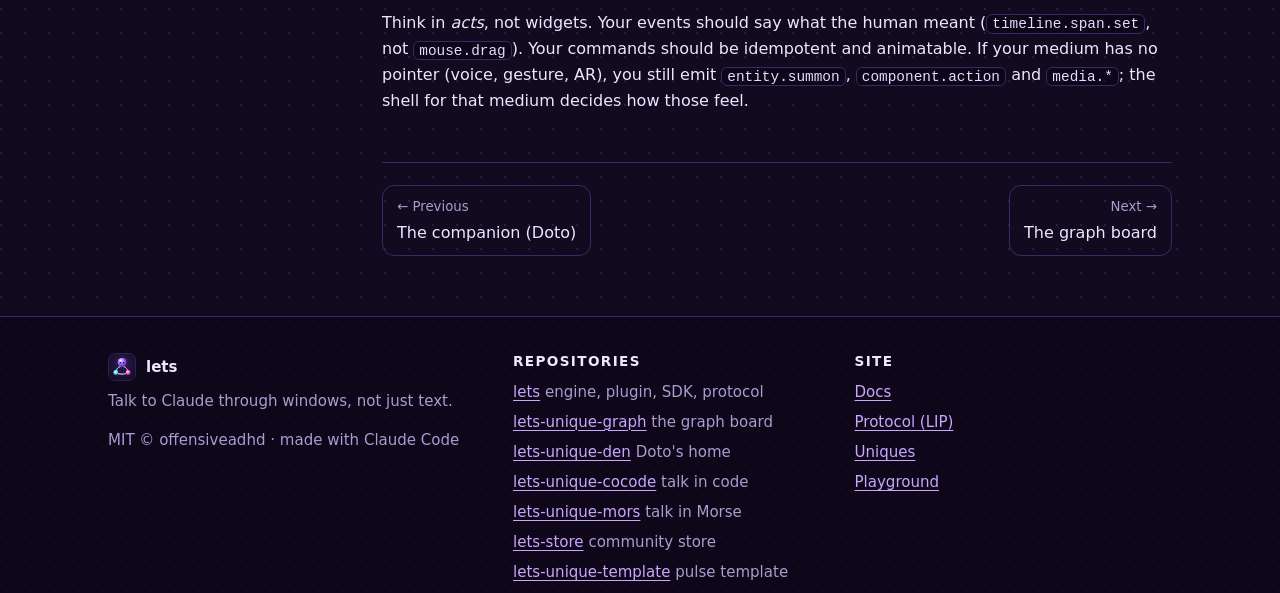
<file: docs/uniques.html>
<!doctype html>
<html lang="en">
<head>
  <meta charset="utf-8">
  <meta name="viewport" content="width=device-width, initial-scale=1">
  <title>Uniques &amp; store · lets</title>
  <meta name="description" content="What a lets unique is, default uniques vs the store, authoring a unique from the pulse template, and the store's verification policy.">
  <meta name="theme-color" content="#120b1f">
  <link rel="icon" href="../assets/logo.svg" type="image/svg+xml">
  <link rel="stylesheet" href="../css/site.css">
  <script type="module" src="../js/site.js"></script>
</head>
<body>
<a class="skip-link" href="#main">Skip to content</a>
<header class="site-header">
  <div class="wrap">
    <a class="brand" href="../index.html"><img src="../assets/logo.svg" alt="" width="34" height="34">lets</a>
    <button class="btn btn-sm nav-toggle" type="button" aria-expanded="false" aria-controls="site-nav">Menu</button>
    <nav class="site-nav" id="site-nav" aria-label="Main">
      <ul>
        <li><a href="../docs/index.html" aria-current="page">Docs</a></li>
        <li><a href="../uniques.html">Uniques</a></li>
        <li><a href="../playground.html">Playground</a></li>
        <li><a href="../index.html#install">Install</a></li>
        <li><a href="https://github.com/offensiveadhd/lets">GitHub</a></li>
      </ul>
    </nav>
  </div>
</header>

<div class="wrap docs-layout">
  <aside class="docs-side" aria-label="Documentation">
    <button class="btn btn-sm docs-nav-toggle" type="button" aria-expanded="false" aria-controls="docs-nav">Docs pages <span aria-hidden="true">▾</span></button>
    <h2>Documentation</h2>
    <nav class="docs-nav" id="docs-nav" aria-label="Docs pages">
      <ul>
        <li><a href="./index.html">Overview</a></li>
        <li><a href="./getting-started.html">Getting started</a></li>
        <li><a href="./companion.html">The companion (Doto)</a></li>
        <li><a href="./uniques.html" aria-current="page">Uniques &amp; the store</a></li>
        <li><a href="./graph.html">The graph board</a></li>
        <li><a href="./den.html">Doto's home (den)</a></li>
        <li><a href="./cocode.html">Talk in code (cocode)</a></li>
        <li><a href="./mors.html">Talk in Morse (mors)</a></li>
        <li><a href="./protocol.html">Protocol (LIP)</a></li>
        <li><a href="./architecture.html">Architecture</a></li>
      </ul>
    </nav>
  </aside>
  <main id="main" class="doc">
<h1>Uniques &amp; the store</h1>
<p class="lead">A unique is a static web app plus a manifest plus a guide. The engine serves it, the shell gives it a companion, chat and components, and LIP carries what you do to Claude and what Claude decides back.</p>

<nav class="toc" aria-label="On this page">
  <strong>On this page</strong>
  <ol>
    <li><a href="#what">What a unique is</a></li>
    <li><a href="#defaults">Defaults vs the store</a></li>
    <li><a href="#authoring">Authoring a unique</a></li>
    <li><a href="#template">Start from the template</a></li>
    <li><a href="#develop">Develop &amp; validate</a></li>
    <li><a href="#publish">Publish to a store</a></li>
    <li><a href="#verified">What "verified" means</a></li>
    <li><a href="#security">Security model</a></li>
    <li><a href="#future">Design for the future</a></li>
  </ol>
</nav>

<h2 id="what">What a unique is</h2>
<p>The engine knows nothing about graphs. A unique is a repository with a manifest, a guide and a static UI; the engine serves it, gives it the companion and the protocol, and that is all. Uniques are plain HTML, ES-module JavaScript and CSS: no build step, no CDN, no server-side code. Because the host never executes unique code (it only serves static files and routes JSON envelopes), third-party uniques are safe to install straight from a git URL.</p>

<h2 id="defaults">Defaults vs the store</h2>
<p><strong><code>defaults.json</code></strong> in the engine repo is the list of uniques <strong>every installation gets</strong>. They are installed from git into <code>~/.lets/uniques</code> the first time the engine runs or the first time you open one; <code>node engine/bin/lets.mjs defaults</code> does it by hand, and <code>LETS_NO_DEFAULTS=1</code> opts out. Today the defaults are <strong>graph</strong> and <strong>den</strong>. Defaults are trusted by the list and still validated before they are served. More defaults will be added there as they mature.</p>
<p>Everything else comes from a <strong>store</strong>: a git repository whose <code>index.json</code> lists uniques by git URL. Install with <code>/lets store &lt;name&gt;</code>: Claude syncs, searches, shows you the inspection (permissions, problems, verified flag), and installs only after you say yes. The first store-only uniques by the maintainers are <a href="./cocode.html">cocode</a>, a code window you talk through (<code>/lets store cocode</code>), and <a href="./mors.html">mors</a>, a Morse key you talk through (<code>/lets store mors</code>).</p>
<div class="table-wrap">
  <table>
    <thead><tr><th scope="col">Unique</th><th scope="col">Repo</th><th scope="col">Default</th><th scope="col">In lets-store</th><th scope="col">Install</th><th scope="col">Needs</th></tr></thead>
    <tbody>
      <tr><td><a href="./graph.html"><strong>graph</strong></a>: talk in diagrams</td><td><a href="https://github.com/offensiveadhd/lets-unique-graph">lets-unique-graph</a></td><td>yes</td><td>yes, verified</td><td>comes with lets; <code>/lets graph</code></td><td>lets 0.7.0 (graph 0.4.0)</td></tr>
      <tr><td><a href="./den.html"><strong>den</strong></a>: Doto's home <span class="badge badge-new">new in 0.6.0</span></td><td><a href="https://github.com/offensiveadhd/lets-unique-den">lets-unique-den</a></td><td>yes</td><td>yes, verified</td><td>comes with lets; <code>/lets den</code></td><td>lets 0.6.0</td></tr>
      <tr><td><a href="./cocode.html"><strong>cocode</strong></a>: talk in code <span class="badge badge-new">new</span></td><td><a href="https://github.com/offensiveadhd/lets-unique-cocode">lets-unique-cocode</a></td><td>no</td><td>yes, verified</td><td><code>/lets store cocode</code>, then <code>/lets cocode</code></td><td>lets 0.7.0 (cocode 0.4.0)</td></tr>
      <tr><td><a href="./mors.html"><strong>mors</strong></a>: talk in Morse <span class="badge badge-new">new</span></td><td><a href="https://github.com/offensiveadhd/lets-unique-mors">lets-unique-mors</a></td><td>no</td><td>yes, verified</td><td><code>/lets store mors</code>, then <code>/lets mors</code></td><td>lets 0.4.0</td></tr>
      <tr><td><strong>pulse</strong>: a dial you talk through (template)</td><td><a href="https://github.com/offensiveadhd/lets-unique-template">lets-unique-template</a></td><td>no</td><td>yes, verified</td><td><code>/lets store pulse</code>, then <code>/lets pulse</code></td><td>lets 0.4.0</td></tr>
    </tbody>
  </table>
</div>
<p>The store flow (sync, search, inspect, your yes, install), the by-hand install with git, where the engine looks for uniques, how to check, update and remove one: all of it is on one page, <a href="./getting-started.html#uniques">Installing uniques</a>. New candidates grow in the store first. Once a unique is solid, propose it for <code>defaults.json</code>. See the <a href="../uniques.html">uniques page</a> for cards.</p>

<h2 id="authoring">Authoring a unique</h2>
<h3 id="folder">The folder</h3>
<pre><code>my-unique/
  unique.json        <span class="c"># manifest (required)</span>
  GUIDE.md           <span class="c"># instructions for Claude (strongly recommended)</span>
  icon.svg           <span class="c"># 64×64</span>
  schemas/*.json     <span class="c"># optional JSON Schemas for your events/commands</span>
  ui/index.html      <span class="c"># entry (declared in the manifest)</span>
  ui/app.js
  ui/style.css</code></pre>
<p>Rules: <code>name</code> is lowercase kebab (<code>^[a-z][a-z0-9-]{1,31}$</code>); <code>entry</code>, <code>guide</code> and <code>icon</code> stay inside the folder; your <code>domains</code> are yours (<code>lip</code>, <code>session</code>, <code>entity</code>, <code>chat</code>, <code>component</code>, <code>media</code>, <code>ui</code> are reserved); every event and command you declare starts with one of your domains.</p>

<h3 id="manifest">The manifest</h3>
<p>The full format is in <a href="./protocol.html#manifest">the protocol, §6</a>. Keep <code>summary</code> lines short: they are shown to Claude on <code>open</code>. Declare <code>capabilities</code> honestly (the shell only enables paste/upload when <code>media.image</code> or <code>clipboard</code> is listed) and <code>permissions</code> (<code>fs.write: ["uploads"]</code> is the only write a unique can ask for). Declare permissions even when empty: <code>"fs.write": []</code> means "writes nothing".</p>
<p>The optional <code>session</code> block <span class="badge badge-new">new in 0.4.0</span> names which of your types are the <em>export</em> ("Send to Claude"), the <em>snapshot</em> (reply to a state query) and the <em>restore</em> command, so the engine can save and resume your windows. Without it the host assumes <code>&lt;domain&gt;.export</code>, <code>&lt;domain&gt;.snapshot</code> and <code>&lt;domain&gt;.load</code>.</p>
<pre><code>"session": { "export": "graph.export", "snapshot": "graph.snapshot", "restore": "graph.load" }</code></pre>

<h3 id="ui">The UI</h3>
<p>Inside a unique the host serves the SDK at <code>/sdk/…</code>, so a unique's page imports it like this:</p>
<pre><code>&lt;body data-unique=&quot;my-unique&quot;&gt;
&lt;link rel=&quot;stylesheet&quot; href=&quot;/sdk/lets-shell.css&quot;&gt;
&lt;script type=&quot;module&quot; src=&quot;./app.js&quot;&gt;&lt;/script&gt;</code></pre>
<pre><code><span class="k">import</span> { Lets } <span class="k">from</span> <span class="s">'/sdk/lets-client.js'</span>;
<span class="k">import</span> { Shell } <span class="k">from</span> <span class="s">'/sdk/lets-shell.js'</span>;

<span class="k">const</span> lets = Lets.connect({ unique: <span class="s">'my-unique'</span>, version: <span class="s">'0.1.0'</span>, caps: [<span class="s">'entity'</span>, <span class="s">'chat'</span>, <span class="s">'components'</span>] });
<span class="k">const</span> shell = Shell.mount(lets, {
  root: document.body,
  context: () =&gt; ({ <span class="c">/* what the companion should know when summoned/clicked */</span> }),
  quickSuggestions: (ctx) =&gt; [{ id: <span class="s">'help'</span>, label: <span class="s">'What can I do here?'</span> }],
});

lets.on(<span class="s">'my-unique.thing.set'</span>, (data) =&gt; { <span class="c">/* a command from Claude */</span> });
button.onclick = () =&gt; lets.emit(<span class="s">'my-unique.thing.changed'</span>, { value });</code></pre>
<p>The shell handles <code>entity.*</code>, <code>chat.*</code>, <code>component.*</code> and <code>ui.*</code> for you; never re-implement them. Use <code>shell.onMedia(cb)</code> to place pasted images, <code>shell.onInline(cb)</code> to place inline components on your canvas, and <code>shell.toast()</code> for feedback. For the theme, use the CSS variables in <code>lets-shell.css</code> (<code>--lets-bg</code>, <code>--lets-accent</code>, …) so your unique matches the companion.</p>

<h3 id="guide">The guide</h3>
<p><code>GUIDE.md</code> is read by Claude once per open. It is the most important file you write. Write it for a smart colleague:</p>
<ul>
  <li>one line per event: what it means and what to do;</li>
  <li>the commands, with tiny JSON examples;</li>
  <li>etiquette: animate, do not rearrange what the human made, keep labels short;</li>
  <li>the companion's role in this medium.</li>
</ul>
<p>Keep it under about 1,200 words.</p>

<h2 id="template">Start from the template</h2>
<p><a href="https://github.com/offensiveadhd/lets-unique-template">lets-unique-template</a> is <strong>pulse</strong>: a full-screen dark-violet mood dial. You drag a ring to set a value from 0 to 100 and pick one of three mode chips (calm / focused / wild); the companion reacts, and Claude can move the dial itself. It demonstrates the whole contract in a handful of files. Template 0.2.0 makes the dial keyboard-accessible, demonstrates Send to Claude and resume with a <code>session</code> block, and adds validate scaffolding.</p>
<ol>
  <li>On GitHub, "Use this template" and name the new repo <code>lets-unique-&lt;name&gt;</code>.</li>
  <li>Clone it and rename <code>pulse</code> everywhere: manifest <code>name</code>, <code>domains</code>, event and command types, <code>data-unique</code>, <code>Lets.connect</code>.</li>
  <li>Build. Bump <code>version</code> whenever you change events or commands.</li>
</ol>
<p>The reference implementation is <a href="./graph.html">graph</a>: its <code>CONTRACT.md</code>, <code>GUIDE.md</code> and <code>ui/graph.js</code> show every part of the contract in use.</p>

<h2 id="develop">Develop &amp; validate</h2>
<p>Uniques are served by the lets host, never opened from disk. Put yours where the host looks, then run the host standalone from a lets checkout:</p>
<pre><code><span class="c"># option a: any folder (point the registry at the PARENT of your unique folders)</span>
LETS_UNIQUES_DIRS=/path/to/parent node engine/bin/lets.mjs serve --open my-unique --verbose
<span class="c"># option b: project-local</span>
mkdir -p .lets/uniques &amp;&amp; ln -s /path/to/my-unique .lets/uniques/my-unique
<span class="c"># option c: user-wide (where defaults and store installs live)</span>
cp -r my-unique ~/.lets/uniques/

<span class="c"># validate the manifest</span>
node engine/bin/lets.mjs validate ./my-unique</code></pre>
<p><code>--verbose</code> prints every up-event. Use the companion's chat to simulate Claude, or run the real thing: <code>claude --plugin-dir /path/to/lets</code> then <code>/lets:lets my-unique</code>. The quality bar is zero console errors in Chromium and Edge.</p>

<h2 id="publish">Publish to a store</h2>
<ol>
  <li>Push your unique to GitHub as its own repo (or a folder in one).</li>
  <li>Validate it with the engine: <code>node &lt;lets&gt;/engine/bin/lets.mjs validate &lt;your-unique-dir&gt;</code>.</li>
  <li>Fork <a href="https://github.com/offensiveadhd/lets-store">lets-store</a>, add an entry to <code>index.json</code> (keep entries sorted by <code>name</code>) and update the top-level <code>updated</code> date.</li>
  <li>Run the store validator: <code>npm run validate</code>.</li>
  <li>Open a pull request. The checklist in the store's <code>CONTRIBUTING.md</code> must be satisfied; CI runs the validator on every push and PR.</li>
</ol>
<p>New entries land unverified. A maintainer reviews the manifest and flips the flag in a follow-up commit.</p>
<h3 id="index-fields">Index entry fields</h3>
<div class="table-wrap">
  <table>
    <thead><tr><th scope="col">Field</th><th scope="col">Meaning</th></tr></thead>
    <tbody>
      <tr><td><code>name</code></td><td>Unique id, <code>^[a-z][a-z0-9-]{1,31}$</code>; must match the manifest <code>name</code>. Unique within the index.</td></tr>
      <tr><td><code>title</code></td><td>Human title shown in listings.</td></tr>
      <tr><td><code>description</code></td><td>One line: what the human does with it.</td></tr>
      <tr><td><code>repo</code></td><td>Git URL the host clones from. Must be <code>https://…</code>, <code>git@…</code> or <code>ssh://…</code>.</td></tr>
      <tr><td><code>path</code></td><td>Folder inside the repo that holds <code>unique.json</code> (empty string = repo root).</td></tr>
      <tr><td><code>ref</code></td><td>Branch or tag to track (default <code>main</code>).</td></tr>
      <tr><td><code>sha</code></td><td>Optional commit pin: the host clones exactly this commit instead of moving with <code>ref</code>.</td></tr>
      <tr><td><code>manifestSha256</code></td><td>Optional SHA-256 of <code>unique.json</code>, so the host can detect a manifest that changed since review.</td></tr>
      <tr><td><code>verified</code></td><td><code>true</code> = reviewed by a store maintainer (below).</td></tr>
      <tr><td><code>tags</code></td><td>Free-form discovery tags.</td></tr>
      <tr><td><code>author</code></td><td>GitHub handle of the unique's author.</td></tr>
    </tbody>
  </table>
</div>

<h2 id="verified">What "verified" means</h2>
<p>An entry marked <code>"verified": true</code> has had its manifest reviewed by a store maintainer, who checked that:</p>
<ul>
  <li>the manifest validates against the LIP unique schema (<code>unique.schema.json</code>);</li>
  <li>the unique is static-only: HTML/JS/CSS, ES modules, no build step, no executables, no binaries, no network CDN references;</li>
  <li>every event and command type it declares starts with a domain it owns (none of the reserved <code>lip.*</code>, <code>session.*</code>, <code>entity.*</code>, <code>chat.*</code>, <code>component.*</code>, <code>media.*</code>, <code>ui.*</code>);</li>
  <li>every permission it needs (<code>fs.write</code>, <code>net</code>) is declared in the manifest, so the host can show you what the unique may do before it is served.</li>
</ul>
<p class="note note-warn"><code>verified</code> is a review mark, not a cryptographic guarantee. You still see the manifest and its permissions when you install. Pinning <code>sha</code> (and ideally <code>manifestSha256</code>) freezes the reviewed content, so a later push to the branch cannot silently change what was reviewed.</p>

<h2 id="security">Security model</h2>
<ul>
  <li>Uniques are <strong>static</strong>: the host serves files and never executes them server-side.</li>
  <li>Everything is served from <strong>loopback</strong> with a per-host random token, and pages get a CSP of <code>default-src 'self'</code>: no external CDN, no inline exfiltration.</li>
  <li>Permissions (<code>fs.write</code>, <code>net</code>) are declared in the manifest, validated before a unique is served, and enforced by the host: uploads land only under <code>~/.lets/uploads/&lt;unique&gt;/</code> and are size-capped.</li>
  <li>Message types are namespaced by domain; a unique cannot forge another unique's or the shell's messages.</li>
  <li>Store installs go through <code>inspect</code> (clone to staging, validate, hash check, executable scan) and are copied into <code>~/.lets/uniques/&lt;name&gt;</code> only after you confirm.</li>
</ul>

<h2 id="future">Design for the future</h2>
<p>Think in <em>acts</em>, not widgets. Your events should say what the human meant (<code>timeline.span.set</code>, not <code>mouse.drag</code>). Your commands should be idempotent and animatable. If your medium has no pointer (voice, gesture, AR), you still emit <code>entity.summon</code>, <code>component.action</code> and <code>media.*</code>; the shell for that medium decides how those feel.</p>

<nav class="doc-pager" aria-label="Previous and next page"><a class="prev" href="./companion.html"><small>← Previous</small>The companion (Doto)</a><a class="next" href="./graph.html"><small>Next →</small>The graph board</a></nav>
  </main>
</div>

<footer class="site-footer">
  <div class="wrap">
    <div>
      <div class="footer-brand"><img src="../assets/logo.svg" alt="" width="28" height="28">lets</div>
      <p>Talk to Claude through windows, not just text.</p>
      <p>MIT © offensiveadhd · made with Claude Code</p>
    </div>
    <div>
      <h2>Repositories</h2>
      <ul>
        <li><a href="https://github.com/offensiveadhd/lets">lets</a> <span class="dim">engine, plugin, SDK, protocol</span></li>
        <li><a href="https://github.com/offensiveadhd/lets-unique-graph">lets-unique-graph</a> <span class="dim">the graph board</span></li>
        <li><a href="https://github.com/offensiveadhd/lets-unique-den">lets-unique-den</a> <span class="dim">Doto's home</span></li>
        <li><a href="https://github.com/offensiveadhd/lets-unique-cocode">lets-unique-cocode</a> <span class="dim">talk in code</span></li>
        <li><a href="https://github.com/offensiveadhd/lets-unique-mors">lets-unique-mors</a> <span class="dim">talk in Morse</span></li>
        <li><a href="https://github.com/offensiveadhd/lets-store">lets-store</a> <span class="dim">community store</span></li>
        <li><a href="https://github.com/offensiveadhd/lets-unique-template">lets-unique-template</a> <span class="dim">pulse template</span></li>
      </ul>
    </div>
    <div>
      <h2>Site</h2>
      <ul>
        <li><a href="../docs/index.html">Docs</a></li>
        <li><a href="../docs/protocol.html">Protocol (LIP)</a></li>
        <li><a href="../uniques.html">Uniques</a></li>
        <li><a href="../playground.html">Playground</a></li>
      </ul>
    </div>
  </div>
</footer>
</body>
</html>
</file>
<file: css/site.css>
/* lets-site — one stylesheet for the whole site.
   Theme colours are the exact "deep violet" variables from lets/sdk/lets-shell.css.
   No web fonts, no external images. Every path in this file is relative. */

:root {
  --lets-bg: #120b1f;          /* page */
  --lets-bg-2: #1a1030;        /* panels */
  --lets-bg-3: #241746;        /* cards, nodes */
  --lets-line: #3a2a63;        /* borders, edges */
  --lets-line-2: #5a44a0;      /* hover borders */
  --lets-fg: #ece6ff;          /* text */
  --lets-fg-dim: #a99cd0;      /* secondary text */
  --lets-accent: #a66bff;      /* primary accent (violet) */
  --lets-accent-2: #ff6bd6;    /* magenta accent */
  --lets-accent-3: #6bf0ff;    /* cyan accent, selection glow */
  --lets-ok: #5ef2a6; --lets-warn: #ffd166; --lets-err: #ff6b8b;
  --lets-glow: 0 0 24px rgba(166,107,255,.45);
  --lets-radius: 12px;
  --lets-font: ui-sans-serif, "Segoe UI", Inter, system-ui, sans-serif;
  --lets-mono: ui-monospace, "Cascadia Code", Consolas, monospace;
  --lets-grid-dot: #2a1b4d;
  --lets-glass: rgba(26, 16, 48, .84);
  --lets-shadow: 0 14px 44px rgba(6, 2, 16, .55);

  /* site extras (derived from the theme) */
  --site-link: #c9a6ff;        /* lighter violet: >= 4.5:1 on every surface */
  --site-code-bg: #0c0717;
  --site-max: 1120px;
  --site-gutter: 16px;
  --site-header-h: 60px;
  color-scheme: dark;
}

/* ------------------------------------------------------------------ base */
*, *::before, *::after { box-sizing: border-box; }
html { -webkit-text-size-adjust: 100%; text-size-adjust: 100%; scroll-padding-top: calc(var(--site-header-h) + 12px); }
@media (prefers-reduced-motion: no-preference) { html { scroll-behavior: smooth; } }

/* explicit background + colour: stays readable even when a reader forces a light scheme */
body {
  margin: 0;
  min-height: 100vh;
  background-color: var(--lets-bg);
  background-image: radial-gradient(circle at 1px 1px, var(--lets-grid-dot) 1px, transparent 1.6px);
  background-size: 24px 24px;
  color: var(--lets-fg);
  font: 16px/1.6 var(--lets-font);
  -webkit-font-smoothing: antialiased;
  overflow-x: hidden;
}
img, svg { max-width: 100%; }
img { height: auto; display: block; }
a { color: var(--site-link); text-decoration-thickness: 1px; text-underline-offset: 3px; }
a:hover { color: #e2cfff; }
:focus-visible { outline: 2px solid var(--lets-accent-3); outline-offset: 3px; border-radius: 4px; }
h1, h2, h3, h4 { line-height: 1.2; margin: 0 0 .5em; font-weight: 700; letter-spacing: -.01em; }
h1 { font-size: clamp(2.1rem, 6vw, 3.6rem); }
h2 { font-size: clamp(1.5rem, 3.6vw, 2.1rem); }
h3 { font-size: 1.15rem; }
p, li, td, th, dd, figcaption { overflow-wrap: break-word; }
p { margin: 0 0 1em; }
ul, ol { padding-left: 1.3em; }
strong { color: #fff; font-weight: 650; }
hr { border: 0; border-top: 1px solid var(--lets-line); margin: 2.5rem 0; }
.dim { color: var(--lets-fg-dim); }
.sr-only { position: absolute !important; width: 1px; height: 1px; padding: 0; margin: -1px; overflow: hidden; clip: rect(0 0 0 0); white-space: nowrap; border: 0; }

.skip-link { position: absolute; left: 12px; top: -60px; z-index: 100; padding: 8px 14px; border-radius: 8px; background: var(--lets-bg-3); border: 1px solid var(--lets-accent); color: var(--lets-fg); }
.skip-link:focus { top: 10px; }

.wrap { width: 100%; max-width: var(--site-max); margin: 0 auto; padding: 0 var(--site-gutter); }
@media (min-width: 768px) { :root { --site-gutter: 28px; } }

/* inline code + code blocks */
code, kbd, samp { font-family: var(--lets-mono); font-size: .9em; }
:not(pre) > code { background: rgba(8, 4, 20, .55); border: 1px solid var(--lets-line); border-radius: 6px; padding: .05em .35em; color: #e6dcff; overflow-wrap: anywhere; }
kbd { display: inline-block; padding: 0 .4em; border: 1px solid var(--lets-line-2); border-bottom-width: 2px; border-radius: 6px; background: var(--lets-bg-3); color: var(--lets-fg); font-size: .82em; line-height: 1.5; }
pre {
  margin: 0 0 1.25em; padding: 14px 16px; max-width: 100%; overflow-x: auto;
  background: var(--site-code-bg); border: 1px solid var(--lets-line); border-radius: 10px;
  font: 13.5px/1.55 var(--lets-mono); color: #dcd3ff; tab-size: 2;
}
pre code { font-size: inherit; }
pre .c { color: #8c7fb8; }          /* comments in hand-highlighted blocks (≥ 4.5:1 on the code background) */
pre .k { color: var(--lets-accent-3); }
pre .s { color: #ffb4ec; }
pre.wrap-text { white-space: pre-wrap; overflow-wrap: anywhere; }

/* tables */
.table-wrap { max-width: 100%; overflow-x: auto; margin: 0 0 1.4em; border: 1px solid var(--lets-line); border-radius: 10px; background: rgba(26, 16, 48, .6); }
table { width: 100%; border-collapse: collapse; font-size: .94rem; }
th, td { text-align: left; vertical-align: top; padding: 9px 12px; border-bottom: 1px solid var(--lets-line); }
th { background: var(--lets-bg-2); color: var(--lets-fg); font-weight: 650; white-space: nowrap; }
tr:last-child td { border-bottom: 0; }
td code { white-space: normal; }
@media (min-width: 720px) { td code { overflow-wrap: break-word; } }  /* keep identifiers whole where tables have room */

/* buttons */
.btn {
  display: inline-flex; align-items: center; justify-content: center; gap: 8px;
  min-height: 44px; padding: 10px 18px; border-radius: 12px;
  border: 1px solid var(--lets-line-2); background: var(--lets-bg-3); color: var(--lets-fg);
  font: 600 15px/1.2 var(--lets-font); text-decoration: none; cursor: pointer;
  transition: border-color .15s, box-shadow .15s, background-color .15s, transform .15s;
}
.btn:hover { color: #fff; border-color: var(--lets-accent); box-shadow: 0 0 18px rgba(166, 107, 255, .3); }
.btn:active { transform: translateY(1px); }
.btn-primary { background: linear-gradient(135deg, #7f48f5, #6a3be0); border-color: transparent; color: #fff; box-shadow: 0 0 22px rgba(166, 107, 255, .35); }
.btn-primary:hover { box-shadow: 0 0 30px rgba(166, 107, 255, .55); }
.btn[aria-pressed="true"] { border-color: var(--lets-accent); color: #fff; box-shadow: 0 0 14px rgba(166, 107, 255, .4); background: #2f1d5c; }
.btn-sm { min-height: 34px; padding: 6px 12px; font-size: 13.5px; border-radius: 9px; }
.btn[aria-disabled="true"], .btn:disabled { opacity: .55; cursor: not-allowed; box-shadow: none; }
.btn[aria-disabled="true"]:hover, .btn:disabled:hover { border-color: var(--lets-line-2); color: var(--lets-fg); }
.btn-row { display: flex; flex-wrap: wrap; gap: 10px; }

.badge { display: inline-block; padding: 1px 9px; border-radius: 999px; border: 1px solid var(--lets-line-2); background: var(--lets-bg-2); color: var(--lets-fg); font-size: .78rem; font-weight: 600; letter-spacing: .02em; vertical-align: middle; white-space: nowrap; }
.badge-new { border-color: rgba(107, 240, 255, .55); color: var(--lets-accent-3); }
.badge-ok { border-color: rgba(94, 242, 166, .5); color: var(--lets-ok); }

/* ---------------------------------------------------------------- header */
.site-header { position: sticky; top: 0; z-index: 50; background: rgba(18, 11, 31, .86); -webkit-backdrop-filter: blur(14px) saturate(1.2); backdrop-filter: blur(14px) saturate(1.2); border-bottom: 1px solid var(--lets-line); }
.site-header .wrap { display: flex; align-items: center; justify-content: space-between; gap: 12px; min-height: var(--site-header-h); }
.brand { display: inline-flex; align-items: center; gap: 10px; color: var(--lets-fg); text-decoration: none; font-weight: 750; font-size: 1.2rem; letter-spacing: .01em; }
.brand img { width: 34px; height: 34px; border-radius: 9px; }
.brand:hover { color: #fff; }
.site-nav ul { list-style: none; margin: 0; padding: 0; display: flex; align-items: center; gap: 4px; }
.site-nav a { display: block; padding: 8px 12px; border-radius: 9px; color: var(--lets-fg); text-decoration: none; font-weight: 550; font-size: .97rem; }
.site-nav a:hover { background: var(--lets-bg-3); color: #fff; }
.site-nav a[aria-current="page"] { background: var(--lets-bg-3); box-shadow: inset 0 -2px 0 var(--lets-accent); }
.nav-toggle { display: none; }
@media (max-width: 719px) {
  .nav-toggle { display: inline-flex; }
  .js .site-nav { display: none; position: absolute; left: 0; right: 0; top: 100%; padding: 8px var(--site-gutter) 14px; background: var(--lets-bg-2); border-bottom: 1px solid var(--lets-line); box-shadow: var(--lets-shadow); }
  .js .site-nav[data-open="true"] { display: block; }
  .js .site-nav ul { flex-direction: column; align-items: stretch; }
  .site-nav ul { flex-wrap: wrap; }
  .site-nav a { padding: 10px 12px; }
  html:not(.js) .site-header .wrap { flex-wrap: wrap; padding-bottom: 8px; }
  html:not(.js) .nav-toggle { display: none; }
}

/* ------------------------------------------------------------------ hero */
.hero { position: relative; padding: 56px 0 40px; overflow: hidden; }
.hero::before { content: ""; position: absolute; inset: -20% -10% auto; height: 520px; background: radial-gradient(closest-side, rgba(166, 107, 255, .22), transparent), radial-gradient(closest-side at 70% 60%, rgba(255, 107, 214, .12), transparent); pointer-events: none; }
.hero .wrap { position: relative; display: grid; gap: 28px; align-items: center; }
@media (min-width: 900px) { .hero .wrap { grid-template-columns: 1.15fr .85fr; gap: 40px; } .hero { padding: 84px 0 64px; } }
.hero-title { display: flex; align-items: center; gap: 16px; margin-bottom: 14px; }
.hero-title img { width: 64px; height: 64px; border-radius: 16px; box-shadow: var(--lets-glow); }
.hero-title h1 { margin: 0; font-size: clamp(2.6rem, 9vw, 4.2rem); letter-spacing: -.02em; }
.tagline { font-size: clamp(1.25rem, 3.4vw, 1.75rem); line-height: 1.3; font-weight: 650; margin: 0 0 14px; background: linear-gradient(90deg, #f1e9ff, #d9b8ff 55%, #ffc2ee); -webkit-background-clip: text; background-clip: text; color: transparent; }
.hero-lead { color: var(--lets-fg-dim); font-size: 1.08rem; max-width: 36em; margin-bottom: 24px; }
.hero-lead code { color: var(--lets-fg); }
.hero-stage { position: relative; display: grid; place-items: center; min-height: 300px; }
.stage-card { position: relative; width: min(100%, 420px); aspect-ratio: 1 / 1; max-height: 380px; display: grid; place-items: center; border-radius: 28px; border: 1px solid var(--lets-line); background: radial-gradient(circle at 50% 45%, rgba(166, 107, 255, .18), transparent 62%), var(--lets-bg-2); background-image: radial-gradient(circle at 50% 45%, rgba(166, 107, 255, .18), transparent 62%), radial-gradient(circle at 1px 1px, #2f2057 1px, transparent 1.6px); background-size: auto, 22px 22px; box-shadow: var(--lets-shadow); overflow: hidden; }
.stage-card .stage-node { position: absolute; padding: 6px 12px; border-radius: 10px; border: 1px solid var(--lets-line-2); background: var(--lets-bg-3); color: var(--lets-fg); font-size: .82rem; font-weight: 600; box-shadow: 0 0 14px rgba(166, 107, 255, .18); pointer-events: none; }
.stage-node.n1 { left: 6%; top: 6%; }
.stage-node.n2 { right: 6%; top: 30%; border-color: rgba(107, 240, 255, .6); }
.stage-node.n3 { left: 8%; bottom: 16%; border-color: rgba(255, 107, 214, .6); }
@media (max-width: 420px) { .stage-node { font-size: .74rem; padding: 4px 9px; } .stage-node.n2 { top: 8%; right: 5%; } .stage-node.n1 { top: auto; bottom: 30%; left: 4%; } }
.stage-hint { position: absolute; bottom: 12px; left: 0; right: 0; text-align: center; font-size: .8rem; color: var(--lets-fg-dim); }

/* ------------------------------------------------------------- the orb (Doto) */
.doto { --doto-glow: var(--lets-accent); --doto-tint: #7b4fe0; --doto-bob: 3.2s; position: relative; display: inline-grid; place-items: center; width: 168px; height: 168px; padding: 0; border: 0; border-radius: 50%; background: none; color: inherit; cursor: pointer; -webkit-tap-highlight-color: transparent; }
.doto:focus-visible { outline-offset: 6px; border-radius: 50%; }
.doto-sm { width: 112px; height: 112px; }
.doto-squash > svg { display: block; width: 100%; height: 100%; overflow: visible; filter: drop-shadow(0 10px 18px rgba(5, 2, 14, .55)); }
.doto-bob { width: 100%; height: 100%; animation: doto-bob var(--doto-bob) ease-in-out infinite; }
.doto-squash { width: 100%; height: 100%; transform-origin: 50% 88%; }
.doto-aura { transform-box: fill-box; transform-origin: center; animation: doto-pulse 3.6s ease-in-out infinite; }
.doto .g0 { stop-color: var(--doto-glow); stop-opacity: .55; }
.doto .g1 { stop-color: var(--doto-glow); stop-opacity: 0; }
.doto .b0 { stop-color: #b892ff; }
.doto .b1 { stop-color: #4a2a8e; }
.doto .b2 { stop-color: #120a26; }
.doto .r0 { stop-color: var(--lets-accent-3); }
.doto .r1 { stop-color: var(--lets-accent-2); }
.doto-ring { fill: none; stroke: var(--lets-accent); stroke-opacity: .42; stroke-width: .8; stroke-dasharray: 1.4 4.2; transform-box: view-box; transform-origin: 0 0; animation: doto-spin 24s linear infinite; }
.doto-body { transform-box: fill-box; transform-origin: 50% 60%; animation: doto-breathe 4.2s ease-in-out infinite; }
.doto-blob { stroke-width: 1.3; }
.doto-shine { fill: #fff; opacity: .16; }
.doto-cheek { fill: var(--lets-accent-2); opacity: .18; transition: opacity .3s; }
.doto-blinker, .doto-eye, .doto-mouth, .doto-z { transform-box: fill-box; transform-origin: center; }
.doto-eye { transition: transform .25s cubic-bezier(.3, 1.5, .5, 1); }
.doto-white { fill: #f7f3ff; transition: opacity .2s; }
.doto-pupil { fill: #1b0f3a; transition: opacity .2s; }
.doto-glint { fill: #fff; }
.doto-arc { fill: none; stroke: #f7f3ff; stroke-width: 2; stroke-linecap: round; opacity: 0; transition: opacity .2s; }
.doto-mouth { fill: none; stroke: #f7f3ff; stroke-width: 1.5; stroke-linecap: round; opacity: 0; transition: opacity .2s, transform .25s; }
.doto-m-smile { opacity: 1; }
.doto-orbit { fill: var(--lets-accent-3); opacity: 0; transform-box: view-box; transform-origin: 0 0; transition: opacity .3s; }
.doto-z { fill: var(--lets-fg-dim); font: 700 8px var(--lets-font); opacity: 0; }
.doto-blinker.blink { animation: doto-blink .17s ease-in-out; }

.doto[data-mood=happy]    { --doto-glow: var(--lets-accent-2); --doto-bob: 1.7s; }
.doto[data-mood=curious]  { --doto-glow: var(--lets-accent-3); --doto-bob: 2.4s; }
.doto[data-mood=thinking] { --doto-glow: #8f7bff; --doto-bob: 4.2s; }
.doto[data-mood=busy]     { --doto-glow: var(--lets-accent-3); --doto-bob: 1.1s; }
.doto[data-mood=proud]    { --doto-glow: var(--lets-warn); --doto-bob: 2s; }
.doto[data-mood=sleepy]   { --doto-glow: #6d5aa8; --doto-bob: 5.5s; }
.doto[data-mood=alert]    { --doto-glow: var(--lets-err); --doto-bob: .9s; }
.doto:is([data-mood=happy], [data-mood=proud]) :is(.doto-white, .doto-pupil) { opacity: 0; }
.doto:is([data-mood=happy], [data-mood=proud]) .doto-arc { opacity: 1; }
.doto:is([data-mood=happy], [data-mood=proud]) .doto-cheek { opacity: .55; }
.doto:is([data-mood=happy], [data-mood=proud]) .doto-m-smile { transform: scale(1.35); }
.doto[data-mood=curious] .doto-eye-r { transform: scale(1.18); }
.doto[data-mood=curious] .doto-eye-l { transform: scale(.9); }
.doto[data-mood=busy] .doto-eye { transform: scaleY(.72); }
.doto[data-mood=thinking] .doto-eye { transform: scaleY(.9); }
.doto[data-mood=sleepy] .doto-eye { transform: scaleY(.4); transform-origin: 50% 90%; }
.doto[data-mood=alert] .doto-eye { transform: scale(1.16); }
.doto:is([data-mood=curious], [data-mood=alert], [data-mood=thinking], [data-mood=busy], [data-mood=sleepy]) .doto-m-smile { opacity: 0; }
.doto:is([data-mood=curious], [data-mood=alert]) .doto-m-o { opacity: 1; }
.doto:is([data-mood=thinking], [data-mood=busy], [data-mood=sleepy]) .doto-m-flat { opacity: .85; }
.doto[data-mood=thinking] .doto-orbit { opacity: .95; animation: doto-spin 3.2s linear infinite; }
.doto[data-mood=busy] .doto-orbit { opacity: .95; animation: doto-spin 1s linear infinite; }
.doto[data-mood=busy] .doto-ring { animation-duration: 6s; }
.doto[data-mood=sleepy] .doto-aura { opacity: .5; }
.doto[data-mood=sleepy] .doto-z { animation: doto-z 2.6s ease-out infinite; }
.doto[data-mood=alert] .doto-aura { animation-duration: .9s; }

/* boop: squish + a heart floats up */
.doto.booped .doto-squash { animation: doto-squish .45s ease-out; }
.doto-heart { position: absolute; left: 50%; top: 8%; width: 22px; height: 22px; margin-left: -11px; color: var(--lets-accent-2); pointer-events: none; opacity: 0; }
.doto.booped .doto-heart { animation: doto-heart 1.1s ease-out; }

.doto-bubble { position: absolute; left: 50%; bottom: calc(100% + 4px); transform: translateX(-50%); width: max-content; max-width: min(260px, 80vw); padding: 8px 12px; border-radius: 12px; border: 1px solid var(--lets-line); background: var(--lets-glass); box-shadow: var(--lets-shadow); color: var(--lets-fg); font-size: .9rem; line-height: 1.4; text-align: center; opacity: 0; transition: opacity .25s, transform .25s; pointer-events: none; }
.doto-bubble[data-open="true"] { opacity: 1; transform: translateX(-50%) translateY(-4px); }
.doto-bubble::after { content: ""; position: absolute; left: 50%; top: 100%; width: 10px; height: 10px; margin: -5px 0 0 -5px; transform: rotate(45deg); background: var(--lets-bg-2); border-right: 1px solid var(--lets-line); border-bottom: 1px solid var(--lets-line); }
.doto-holder { position: relative; display: inline-grid; place-items: center; }

@keyframes doto-bob { 0%, 100% { transform: translateY(0); } 50% { transform: translateY(-7px); } }
@keyframes doto-breathe { 0%, 100% { transform: scale(1); } 50% { transform: scale(1.025, .985); } }
@keyframes doto-spin { to { transform: rotate(360deg); } }
@keyframes doto-pulse { 0%, 100% { transform: scale(1); opacity: .9; } 50% { transform: scale(1.08); opacity: 1; } }
@keyframes doto-blink { 0%, 100% { transform: scaleY(1); } 45% { transform: scaleY(.1); } }
@keyframes doto-z { 0% { opacity: 0; transform: translate(0, 0); } 30% { opacity: .9; } 100% { opacity: 0; transform: translate(6px, -10px); } }
@keyframes doto-squish { 0% { transform: none; } 30% { transform: scale(1.16, .84); } 60% { transform: scale(.94, 1.06); } 100% { transform: none; } }
@keyframes doto-heart { 0% { opacity: 0; transform: translateY(6px) scale(.6); } 20% { opacity: 1; transform: translateY(0) scale(1); } 100% { opacity: 0; transform: translateY(-44px) scale(1.1); } }

/* -------------------------------------------------------------- sections */
.section { padding: 56px 0; }
.section-alt { background: linear-gradient(180deg, rgba(26, 16, 48, .55), rgba(26, 16, 48, .2)); border-top: 1px solid rgba(58, 42, 99, .6); border-bottom: 1px solid rgba(58, 42, 99, .6); }
.section-head { max-width: 46em; margin-bottom: 28px; }
.section-head p { color: var(--lets-fg-dim); font-size: 1.05rem; margin: 0; }
.eyebrow { display: block; margin-bottom: 8px; color: var(--lets-accent-3); font: 600 .8rem/1 var(--lets-mono); letter-spacing: .12em; text-transform: uppercase; }

.cards { display: grid; gap: 18px; grid-template-columns: repeat(auto-fit, minmax(min(100%, 270px), 1fr)); }
.card { position: relative; padding: 22px; border-radius: 16px; border: 1px solid var(--lets-line); background: rgba(26, 16, 48, .78); box-shadow: inset 0 1px 0 rgba(255, 255, 255, .04); transition: border-color .2s, box-shadow .2s; }
.card:hover { border-color: var(--lets-line-2); box-shadow: 0 0 26px rgba(166, 107, 255, .14); }
.card h3 { display: flex; align-items: center; gap: 10px; margin-bottom: 8px; }
.card p { color: var(--lets-fg-dim); margin-bottom: .8em; }
.card p:last-child { margin-bottom: 0; }
.card-icon { flex: none; display: inline-grid; place-items: center; width: 38px; height: 38px; border-radius: 11px; background: var(--lets-bg-3); border: 1px solid var(--lets-line-2); color: var(--lets-accent); font-size: 1.1rem; }
.card-icon svg { width: 22px; height: 22px; }
.card .more { font-weight: 600; }

.steps { list-style: none; padding: 0; margin: 0; display: grid; gap: 16px; grid-template-columns: 1fr; counter-reset: step; }
@media (min-width: 560px) { .steps { grid-template-columns: repeat(2, minmax(0, 1fr)); } }
@media (min-width: 1040px) { .steps { grid-template-columns: repeat(4, minmax(0, 1fr)); } }
.steps li { position: relative; padding: 20px 18px 18px; border-radius: 16px; border: 1px solid var(--lets-line); background: var(--lets-bg-2); counter-increment: step; }
.steps li::before { content: counter(step); display: inline-grid; place-items: center; width: 32px; height: 32px; margin-bottom: 10px; border-radius: 50%; background: linear-gradient(135deg, #7f48f5, #6a3be0); color: #fff; font-weight: 700; box-shadow: 0 0 16px rgba(166, 107, 255, .4); }
.steps h3 { margin-bottom: 6px; }
.steps p { color: var(--lets-fg-dim); margin: 0; font-size: .96rem; }

.shots { display: grid; gap: 22px; grid-template-columns: repeat(auto-fit, minmax(min(100%, 420px), 1fr)); }
.shot { margin: 0; }
.shot img { width: 100%; border-radius: 14px; border: 1px solid var(--lets-line-2); box-shadow: var(--lets-shadow); background: var(--lets-bg-2); }
.shot figcaption { margin-top: 10px; color: var(--lets-fg-dim); font-size: .93rem; }

/* Doto teaser */
.doto-teaser { display: grid; gap: 28px; align-items: start; }
@media (min-width: 900px) { .doto-teaser { grid-template-columns: 300px 1fr; gap: 44px; } }
.doto-panel { display: grid; justify-items: center; gap: 14px; padding: 52px 18px 18px; border-radius: 20px; border: 1px solid var(--lets-line); background: var(--lets-bg-2); }
.mood-chips { display: flex; flex-wrap: wrap; justify-content: center; gap: 6px; }
.chip { min-height: 32px; padding: 4px 11px; border-radius: 999px; border: 1px solid var(--lets-line); background: var(--lets-bg-3); color: var(--lets-fg); font: 550 13px/1.2 var(--lets-font); cursor: pointer; }
.chip:hover { border-color: var(--lets-line-2); }
.chip[aria-pressed="true"] { border-color: var(--lets-accent); box-shadow: 0 0 12px rgba(166, 107, 255, .35); color: #fff; }
.secrets { list-style: none; padding: 0; margin: 0 0 18px; display: grid; gap: 10px; }
.secrets li { display: flex; gap: 12px; align-items: baseline; padding: 12px 14px; border-radius: 12px; border: 1px dashed var(--lets-line-2); background: rgba(26, 16, 48, .6); }
.secrets li::before { content: "✦"; color: var(--lets-accent-2); flex: none; }
.redacted { filter: blur(5px); user-select: none; -webkit-user-select: none; color: var(--lets-fg-dim); }
.redacted-bar { display: inline-block; width: 9em; max-width: 60%; height: .9em; border-radius: 4px; background: repeating-linear-gradient(90deg, var(--lets-line-2) 0 10px, var(--lets-line) 10px 14px); vertical-align: middle; }

/* install box */
.install { display: grid; gap: 22px; grid-template-columns: minmax(0, 1fr); }
.install > * { min-width: 0; }   /* a long command line scrolls inside its <pre> instead of widening the page */
@media (min-width: 960px) { .install { grid-template-columns: minmax(0, 1.25fr) minmax(0, 1fr); } }
.copy-box { position: relative; padding: 18px; border-radius: 16px; border: 1px solid var(--lets-accent); background: var(--lets-bg-2); box-shadow: 0 0 34px rgba(166, 107, 255, .2); }
.copy-box h3 { margin: 0 0 10px; }
.copy-box pre { margin-bottom: 12px; }
.copy-status { margin-left: 10px; color: var(--lets-ok); font-size: .9rem; }
.copy-fallback { margin-top: 10px; }
.copy-fallback textarea { width: 100%; min-height: 120px; padding: 10px; border-radius: 10px; border: 1px solid var(--lets-line-2); background: var(--site-code-bg); color: var(--lets-fg); font: 13px/1.5 var(--lets-mono); resize: vertical; }
.pre-wrap { position: relative; }
.pre-wrap .btn-copy { position: absolute; top: 8px; right: 8px; }
.pre-wrap pre { padding-right: 76px; }
.note { padding: 12px 14px; border-radius: 12px; border: 1px solid var(--lets-line); border-left: 3px solid var(--lets-accent-3); background: rgba(26, 16, 48, .7); color: var(--lets-fg); font-size: .95rem; margin: 0 0 1.25em; }
.note p:last-child { margin: 0; }
.note-warn { border-left-color: var(--lets-warn); }
.note-new { border-left-color: var(--lets-accent-2); }

.cta-band { display: grid; gap: 18px; align-items: center; padding: 28px; border-radius: 20px; border: 1px solid var(--lets-line-2); background: radial-gradient(circle at 90% 10%, rgba(255, 107, 214, .14), transparent 50%), radial-gradient(circle at 10% 90%, rgba(107, 240, 255, .1), transparent 50%), var(--lets-bg-2); }
@media (min-width: 820px) { .cta-band { grid-template-columns: 1fr auto; } }
.cta-band h2 { margin-bottom: 6px; }
.cta-band p { margin: 0; color: var(--lets-fg-dim); }

/* --------------------------------------------- showcase (graph + cocode) */
.showcase { display: grid; gap: 22px; }
.showcase-item { display: grid; gap: 20px; align-items: center; padding: 22px; border-radius: 20px; border: 1px solid var(--lets-line); background: rgba(26, 16, 48, .78); box-shadow: inset 0 1px 0 rgba(255, 255, 255, .04); }
@media (min-width: 880px) {
  .showcase-item { grid-template-columns: minmax(0, 1fr) minmax(0, 1.1fr); gap: 34px; padding: 28px; }
  .showcase-item:nth-child(even) .showcase-visual { order: 2; }
}
.showcase-visual { min-width: 0; }
.showcase-text { min-width: 0; }
.showcase-text h3 { display: flex; flex-wrap: wrap; align-items: center; gap: 10px; margin: 0 0 10px; font-size: 1.45rem; }
.showcase-text h3 img { width: 32px; height: 32px; border-radius: 9px; }
.showcase-lead { color: var(--lets-fg); margin-bottom: .8em; }
.showcase-text ul { margin: 0 0 14px; padding-left: 1.2em; color: var(--lets-fg-dim); }
.showcase-text li { margin-bottom: .4em; }
.showcase-text pre { margin-bottom: 14px; }
.mini-board { display: block; width: 100%; height: auto; border-radius: 18px; border: 1px solid var(--lets-line-2); box-shadow: var(--lets-shadow); }
.mini-editor { border-radius: 14px; border: 1px solid var(--lets-line-2); background: var(--site-code-bg); box-shadow: var(--lets-shadow); overflow: hidden; font: 12.5px/1.65 var(--lets-mono); color: var(--lets-fg); }
.mini-editor .bar { display: flex; align-items: center; gap: 8px; padding: 8px 12px; border-bottom: 1px solid var(--lets-line); background: var(--lets-bg-2); font: 600 .8rem/1.2 var(--lets-font); }
.mini-editor .bar .dot { width: 8px; height: 8px; border-radius: 50%; background: var(--lets-ok); box-shadow: 0 0 8px var(--lets-ok); }
.mini-editor .chip-lang { padding: 1px 8px; border-radius: 999px; border: 1px solid var(--lets-line-2); color: var(--lets-fg-dim); font-weight: 500; }
.mini-editor .spacer { flex: 1; }
.mini-editor .run { display: inline-flex; align-items: center; gap: 7px; padding: 3px 10px; border-radius: 8px; background: linear-gradient(135deg, #7f48f5, #6a3be0); color: #fff; }
.mini-editor .wheel { width: 11px; height: 11px; border-radius: 50%; border: 2px solid rgba(255, 255, 255, .85); border-top-color: transparent; animation: doto-spin 1.1s linear infinite; }
.mini-editor .lines { display: grid; grid-template-columns: 2.4em minmax(0, 1fr); padding: 10px 12px 8px 0; white-space: pre; overflow-x: auto; }
.mini-editor .ln { color: var(--lets-fg-dim); opacity: .55; text-align: right; padding-right: 12px; user-select: none; -webkit-user-select: none; }
.mini-editor .k { color: var(--lets-accent-3); }
.mini-editor .s { color: #ffb4ec; }
.mini-editor .c { color: #8c7fb8; }
.mini-editor .ghost { color: var(--lets-accent-3); font-style: italic; opacity: .85; }
.mini-editor .status { padding: 6px 12px; border-top: 1px solid var(--lets-line); color: var(--lets-fg-dim); font: .76rem/1.4 var(--lets-font); white-space: nowrap; overflow: hidden; text-overflow: ellipsis; }
.install-uniques { margin-top: 28px; }
.install-uniques h3 { margin-bottom: 10px; }
.install-uniques .table-wrap { margin-bottom: 10px; }
.install-uniques p { margin: 0; }

/* ---------------------------------------------------------------- footer */
.site-footer { margin-top: 40px; padding: 36px 0 44px; border-top: 1px solid var(--lets-line); background: rgba(12, 7, 23, .7); color: var(--lets-fg-dim); font-size: .94rem; }
.site-footer .wrap { display: grid; gap: 24px; }
@media (min-width: 820px) { .site-footer .wrap { grid-template-columns: 1.2fr 1fr 1fr; } }
.site-footer h2 { font-size: .85rem; letter-spacing: .1em; text-transform: uppercase; color: var(--lets-fg); margin-bottom: 10px; }
.site-footer ul { list-style: none; margin: 0; padding: 0; display: grid; gap: 6px; }
.site-footer a { color: var(--site-link); }
.footer-brand { display: flex; align-items: center; gap: 10px; color: var(--lets-fg); font-weight: 700; margin-bottom: 8px; }
.footer-brand img { width: 28px; height: 28px; border-radius: 7px; }

/* ------------------------------------------------------------------ docs */
.docs-layout { display: grid; gap: 24px; padding-top: 28px; padding-bottom: 20px; }
@media (min-width: 900px) { .docs-layout { grid-template-columns: 230px minmax(0, 1fr); gap: 44px; padding-top: 40px; } }
.docs-side { align-self: start; }
@media (min-width: 900px) { .docs-side { position: sticky; top: calc(var(--site-header-h) + 20px); max-height: calc(100vh - var(--site-header-h) - 40px); overflow-y: auto; } }
.docs-side h2 { font-size: .8rem; letter-spacing: .12em; text-transform: uppercase; color: var(--lets-fg-dim); margin: 0 0 10px; }
.docs-nav ul { list-style: none; margin: 0; padding: 0; display: grid; gap: 2px; }
.docs-nav a { display: block; padding: 7px 12px; border-radius: 9px; border-left: 2px solid transparent; color: var(--lets-fg); text-decoration: none; font-size: .96rem; }
.docs-nav a:hover { background: var(--lets-bg-3); }
.docs-nav a[aria-current="page"] { background: var(--lets-bg-3); border-left-color: var(--lets-accent); color: #fff; font-weight: 600; }
.docs-nav-toggle { display: none; width: 100%; justify-content: space-between; }
@media (max-width: 899px) {
  .docs-side { padding: 12px; border: 1px solid var(--lets-line); border-radius: 14px; background: var(--lets-bg-2); }
  .js .docs-nav-toggle { display: inline-flex; }
  .js .docs-side h2 { display: none; }
  .js .docs-nav { display: none; margin-top: 8px; }
  .js .docs-nav[data-open="true"] { display: block; }
}
.doc { min-width: 0; max-width: 820px; }
.doc > h1 { font-size: clamp(2rem, 5vw, 2.8rem); margin-bottom: .3em; }
.doc .lead { font-size: 1.12rem; color: var(--lets-fg-dim); margin-bottom: 1.6em; }
.doc h2 { margin-top: 2.2em; padding-top: .2em; font-size: clamp(1.35rem, 3vw, 1.7rem); }
.doc h3 { margin-top: 1.6em; }
.doc h2 a.anchor, .doc h3 a.anchor { margin-left: .35em; color: var(--lets-line-2); text-decoration: none; font-weight: 400; opacity: 0; }
.doc :is(h2, h3):hover a.anchor, .doc a.anchor:focus { opacity: 1; }
.doc li { margin-bottom: .35em; }
.doc dl { margin: 0 0 1.25em; }
.doc dt { font-weight: 650; color: #fff; margin-top: .8em; }
.doc dd { margin: .2em 0 0; color: var(--lets-fg-dim); }
.doc details { margin: 0 0 1.25em; padding: 12px 16px; border-radius: 12px; border: 1px dashed var(--lets-line-2); background: rgba(26, 16, 48, .6); }
.doc summary { cursor: pointer; font-weight: 650; color: #fff; }
.doc details[open] summary { margin-bottom: 10px; }
.toc { margin: 0 0 2em; padding: 14px 18px; border-radius: 12px; border: 1px solid var(--lets-line); background: rgba(26, 16, 48, .6); }
.toc strong { display: block; margin-bottom: 6px; font-size: .85rem; letter-spacing: .08em; text-transform: uppercase; color: var(--lets-fg-dim); }
.toc ol { margin: 0; padding-left: 1.2em; columns: 2 220px; column-gap: 24px; }
.toc li { margin: 0 0 4px; break-inside: avoid; }
.doc-pager { display: flex; flex-wrap: wrap; justify-content: space-between; gap: 12px; margin-top: 3em; padding-top: 1.4em; border-top: 1px solid var(--lets-line); }
.doc-pager a { display: grid; gap: 2px; padding: 10px 14px; border: 1px solid var(--lets-line); border-radius: 12px; text-decoration: none; color: var(--lets-fg); max-width: 100%; }
.doc-pager a:hover { border-color: var(--lets-accent); }
.doc-pager small { color: var(--lets-fg-dim); }
.doc-pager .next { margin-left: auto; text-align: right; }
.hub-cards .card h2 { font-size: 1.15rem; margin: 0 0 8px; }
.hub-cards .card a.stretch::after { content: ""; position: absolute; inset: 0; border-radius: 16px; }
.hub-cards .card a.stretch { color: #fff; text-decoration: none; }
.hub-cards .card:focus-within { border-color: var(--lets-accent-3); }

figure.diagram { margin: 0 0 1.4em; padding: 16px; border-radius: 14px; border: 1px solid var(--lets-line-2); background: radial-gradient(circle at 50% 0, rgba(166, 107, 255, .14), transparent 60%), var(--site-code-bg); }
figure.diagram pre { margin: 0; padding: 4px 2px 8px; border: 0; background: none; color: #e4daff; font-size: 13px; line-height: 1.35; }
figure.diagram figcaption { margin-top: 10px; color: var(--lets-fg-dim); font-size: .9rem; }
.piece { padding: 14px 16px; margin: 0 0 12px; border-radius: 12px; border: 1px solid var(--lets-line); background: rgba(26, 16, 48, .6); }
.piece h3 { margin: 0 0 6px; font-family: var(--lets-mono); font-size: .98rem; color: var(--lets-accent-3); }
.piece p { margin: 0; color: var(--lets-fg); }

/* -------------------------------------------------------------- uniques page */
.page-head { padding: 48px 0 8px; }
.page-head p { color: var(--lets-fg-dim); font-size: 1.1rem; max-width: 44em; }
.unique-card { display: grid; gap: 14px; grid-template-columns: 64px minmax(0, 1fr); align-items: start; }
.unique-card img { width: 64px; height: 64px; border-radius: 15px; }
.unique-card h2 { font-size: 1.3rem; margin: 0 0 4px; display: flex; flex-wrap: wrap; align-items: center; gap: 8px; }
.unique-card .meta { display: flex; flex-wrap: wrap; gap: 6px; margin: 6px 0 10px; }
.unique-card ul { margin: 0 0 12px; color: var(--lets-fg-dim); }
.unique-card .body { min-width: 0; }

/* -------------------------------------------------------------- playground */
.pg-layout { display: grid; gap: 20px; padding-top: 28px; padding-bottom: 40px; }
@media (min-width: 1000px) { .pg-layout { grid-template-columns: minmax(0, 1fr) 360px; align-items: start; } }
.pg-panel { padding: 18px; border-radius: 16px; border: 1px solid var(--lets-line); background: rgba(26, 16, 48, .82); }
.pg-panel h2 { font-size: 1.1rem; margin: 0 0 4px; }
.pg-panel > p { color: var(--lets-fg-dim); font-size: .94rem; margin: 0 0 12px; }
.pg-group { margin: 0 0 18px; }
.pg-group:last-child { margin-bottom: 0; }
.pg-group h3 { font-size: .8rem; letter-spacing: .1em; text-transform: uppercase; color: var(--lets-fg-dim); margin: 0 0 8px; }
.pg-say { display: flex; flex-wrap: wrap; gap: 8px; }
.pg-say input { flex: 1 1 200px; min-width: 0; min-height: 40px; padding: 8px 12px; border-radius: 10px; border: 1px solid var(--lets-line-2); background: var(--site-code-bg); color: var(--lets-fg); font: 15px var(--lets-font); }
.pg-say input::placeholder { color: #9b8fc4; }
.pg-hint { font-size: .86rem; color: var(--lets-fg-dim); margin: 8px 0 0; }
.pg-log { margin: 0; min-height: 180px; max-height: 360px; overflow: auto; font-size: 12.5px; white-space: pre-wrap; overflow-wrap: anywhere; }
.pg-stage { position: relative; min-height: 220px; display: grid; place-items: center; padding: 26px 16px; border-radius: 16px; border: 1px dashed var(--lets-line-2); text-align: center; color: var(--lets-fg-dim); background-image: radial-gradient(circle at 1px 1px, #2f2057 1px, transparent 1.6px); background-size: 22px 22px; }
.pg-stage p { margin: 0 0 6px; }
.pg-status { display: inline-flex; align-items: center; gap: 8px; font-size: .9rem; color: var(--lets-fg-dim); }
.pg-status::before { content: ""; width: 9px; height: 9px; border-radius: 50%; background: var(--lets-warn); box-shadow: 0 0 8px var(--lets-warn); }
.pg-status[data-state="ok"]::before { background: var(--lets-ok); box-shadow: 0 0 8px var(--lets-ok); }
.pg-status[data-state="err"]::before { background: var(--lets-err); box-shadow: 0 0 8px var(--lets-err); }

/* ------------------------------------------------------------------- 404 */
.lost { min-height: 70vh; display: grid; place-items: center; text-align: center; padding: 48px 0; }
.lost h1 { font-size: clamp(3rem, 12vw, 5.5rem); margin: 10px 0 0; }

/* -------------------------------------------------------- reduced motion */
@media (prefers-reduced-motion: reduce) {
  *, *::before, *::after { animation-duration: .001ms !important; animation-iteration-count: 1 !important; transition-duration: .001ms !important; }
  .doto-bob, .doto-ring, .doto-body, .doto-aura, .doto-orbit, .doto-z { animation: none !important; }
  .doto[data-mood=sleepy] .doto-z { opacity: .8; }
  .doto[data-mood=thinking] .doto-orbit, .doto[data-mood=busy] .doto-orbit { opacity: .95; }
}
</file>
<file: sdk/lets-shell.css>
/* lets-shell.css — the "deep violet" theme (UI-CONTRACT §1) and every shell surface (§2).
   Plain CSS, no external fonts or images. Keyframe animations touch transform/opacity only. */

:root {
  --lets-bg: #120b1f;          /* page */
  --lets-bg-2: #1a1030;        /* panels */
  --lets-bg-3: #241746;        /* cards, nodes */
  --lets-line: #3a2a63;        /* borders, edges */
  --lets-line-2: #5a44a0;      /* hover borders */
  --lets-fg: #ece6ff;          /* text */
  --lets-fg-dim: #a99cd0;      /* secondary text */
  --lets-accent: #a66bff;      /* primary accent (violet) */
  --lets-accent-2: #ff6bd6;    /* magenta accent */
  --lets-accent-3: #6bf0ff;    /* cyan accent, selection glow */
  --lets-ok: #5ef2a6; --lets-warn: #ffd166; --lets-err: #ff6b8b;
  --lets-glow: 0 0 24px rgba(166,107,255,.45);
  --lets-radius: 12px;
  --lets-font: ui-sans-serif, "Segoe UI", Inter, system-ui, sans-serif;
  --lets-mono: ui-monospace, "Cascadia Code", Consolas, monospace;
  /* shell extras */
  --lets-grid-dot: #2a1b4d;
  --lets-glass: rgba(26, 16, 48, .84);
  --lets-shadow: 0 14px 44px rgba(6, 2, 16, .55);
  --lets-chat-w: 360px;
  color-scheme: dark;
}

.lets-grid-bg {
  background-color: var(--lets-bg);
  background-image: radial-gradient(circle at 1px 1px, var(--lets-grid-dot) 1px, transparent 1.6px);
  background-size: 24px 24px;
}

/* ------------------------------------------------------------------ base */
.lets-shell { position: fixed; inset: 0; z-index: 2147483000; pointer-events: none; font: 14px/1.45 var(--lets-font); color: var(--lets-fg); text-align: left; -webkit-font-smoothing: antialiased; }
.lets-shell *, .lets-shell *::before, .lets-shell *::after { box-sizing: border-box; }
.lets-shell [hidden] { display: none !important; }
.lets-shell :where(button, input, select, textarea) { font: inherit; color: inherit; }
.lets-shell :where(h1, h2, h3, p) { margin: 0; }
.lets-shell :focus-visible { outline: 2px solid var(--lets-accent-3); outline-offset: 2px; }
.lets-shell strong { color: #fff; font-weight: 650; }
.lets-shell code { font: .9em var(--lets-mono); background: rgba(8, 4, 20, .45); border: 1px solid var(--lets-line); border-radius: 5px; padding: 0 4px; }
.lets-pre { margin: 6px 0; padding: 10px 12px; max-height: 320px; overflow: auto; background: #0c0717; border: 1px solid var(--lets-line); border-radius: 8px; font: 12.5px/1.5 var(--lets-mono); white-space: pre; color: #dcd3ff; tab-size: 2; }
.lets-shell .lets-pre code { background: none; border: 0; padding: 0; font: inherit; }
.lets-dim { color: var(--lets-fg-dim); }
.lets-offscreen { position: fixed; left: -9999px; top: 0; opacity: 0; }
.lets-kbd { font: 11px var(--lets-mono); color: var(--lets-fg-dim); border: 1px solid var(--lets-line); border-radius: 5px; padding: 1px 5px; }

/* glass surfaces */
.lets-chat, .lets-chat-tab, .lets-card, .lets-bubble, .lets-menu, .lets-toast {
  pointer-events: auto; background: var(--lets-glass);
  -webkit-backdrop-filter: blur(16px) saturate(1.25); backdrop-filter: blur(16px) saturate(1.25);
  border: 1px solid var(--lets-line); border-radius: var(--lets-radius);
  box-shadow: var(--lets-shadow), inset 0 1px 0 rgba(255, 255, 255, .05);
}

/* buttons & inputs */
.lets-btn { appearance: none; display: inline-flex; align-items: center; justify-content: center; gap: 6px; padding: 7px 14px; border: 1px solid var(--lets-line); border-radius: 9px; background: var(--lets-bg-3); font-size: 13px; line-height: 1.2; cursor: pointer; transition: border-color .15s, box-shadow .15s, background-color .15s; }
.lets-btn:hover { border-color: var(--lets-line-2); box-shadow: 0 0 14px rgba(166, 107, 255, .22); }
.lets-btn-primary { background: linear-gradient(135deg, var(--lets-accent), #7c4dff); border-color: transparent; color: #fff; box-shadow: 0 0 16px rgba(166, 107, 255, .35); }
.lets-btn-primary:hover { border-color: transparent; box-shadow: var(--lets-glow); }
.lets-btn-ghost { background: transparent; }
.lets-btn-sm { padding: 4px 10px; border-radius: 8px; font-size: 12px; }
.lets-icon-btn { appearance: none; display: inline-grid; place-items: center; width: 28px; height: 28px; flex: none; padding: 0; border: 1px solid transparent; border-radius: 8px; background: transparent; color: var(--lets-fg-dim); font-size: 17px; line-height: 1; cursor: pointer; transition: color .15s, background-color .15s, border-color .15s; }
.lets-icon-btn:hover { color: var(--lets-fg); background: var(--lets-bg-3); border-color: var(--lets-line); }
.lets-row { display: flex; align-items: center; justify-content: space-between; gap: 8px; min-height: 20px; }
.lets-field :is(input, select, textarea) { width: 100%; padding: 7px 10px; border: 1px solid var(--lets-line); border-radius: 8px; background: var(--lets-bg); font-size: 13px; outline: none; transition: border-color .15s, box-shadow .15s; }
.lets-field :is(input, select, textarea):focus { border-color: var(--lets-accent); box-shadow: 0 0 0 3px rgba(166, 107, 255, .2); }
.lets-dots { display: inline-flex; align-items: center; gap: 4px; }
.lets-dots i { width: 6px; height: 6px; border-radius: 50%; background: var(--lets-fg-dim); animation: lets-blip 1.2s ease-in-out infinite; }
.lets-dots i:nth-child(2) { animation-delay: .15s; }
.lets-dots i:nth-child(3) { animation-delay: .3s; }

/* ------------------------------------------------------- layers (z order) */
.lets-panel-slot { z-index: 1; } .lets-float-layer { z-index: 2; } .lets-dock { z-index: 3; }
.lets-chat, .lets-chat-tab { z-index: 4; } .lets-entity-layer { z-index: 6; } .lets-drop-hint { z-index: 7; } .lets-toasts { z-index: 8; }

/* ------------------------------------------------------------ the entity */
.lets-entity-layer { position: absolute; inset: 0; pointer-events: none; --lets-e-glow: var(--lets-accent); --lets-e-tint: #7b4fe0; --lets-bob: 3.2s; --lets-play: .6; }
.lets-entity-layer[data-shown=false] { display: none; }
/* the sprite is click-through unless the human is reaching for it (slow approach / hover / menu open); never during a drag */
.lets-entity { pointer-events: none; }
.lets-entity-layer[data-catchable=true] .lets-entity { pointer-events: auto; }
.lets-entity-layer[data-drag=true] .lets-entity { pointer-events: none !important; }
/* listening state: the chat-header dot and a tiny ear-dot on the sprite */
.lets-chat-status[data-listening=true] { background: var(--lets-ok) !important; box-shadow: 0 0 8px var(--lets-ok); }
.lets-chat-status[data-listening=false][data-status=open] { background: var(--lets-warn) !important; box-shadow: none; }
.lets-shell[data-listening=true] .lets-entity::after { content: ''; position: absolute; right: -2px; top: -2px; width: 10px; height: 10px; border-radius: 50%; background: var(--lets-ok); box-shadow: 0 0 8px var(--lets-ok); border: 2px solid var(--lets-bg); }
.lets-shell[data-listening=false] .lets-entity::after { content: ''; position: absolute; right: -2px; top: -2px; width: 10px; height: 10px; border-radius: 50%; background: var(--lets-fg-dim); opacity: .7; border: 2px solid var(--lets-bg); }
.lets-e-wrap, .lets-e-trail { position: absolute; left: 0; top: 0; will-change: transform; }
.lets-e-wrap { width: 56px; height: 56px; }
.lets-e-trail { width: 44px; height: 44px; border-radius: 50%; opacity: .55; background: radial-gradient(circle, color-mix(in srgb, var(--lets-e-glow) 60%, transparent), transparent 70%); }
.lets-entity { position: relative; display: block; width: 56px; height: 56px; border-radius: 50%; cursor: pointer; pointer-events: auto; outline-offset: 4px; -webkit-tap-highlight-color: transparent; touch-action: none; -webkit-user-select: none; user-select: none; }
.lets-e-pop, .lets-e-squash, .lets-e-bob, .lets-e-lean { width: 100%; height: 100%; }
.lets-e-squash { transform-origin: 50% 88%; }
.lets-entity-layer[data-still=true] .lets-e-bob { animation: lets-bob var(--lets-bob) ease-in-out infinite; }
.lets-e-svg { display: block; overflow: visible; filter: drop-shadow(0 6px 10px rgba(5, 2, 14, .5)); }
.lets-g0 { stop-color: var(--lets-e-glow); stop-opacity: .5; }
.lets-g1 { stop-color: var(--lets-e-glow); stop-opacity: 0; }
.lets-b0 { stop-color: color-mix(in oklab, var(--lets-e-tint), #fff 22%); }
.lets-b1 { stop-color: color-mix(in oklab, var(--lets-e-tint) 55%, #170c33); }
.lets-b2 { stop-color: #120a26; }
.lets-r0 { stop-color: var(--lets-accent-3); }
.lets-r1 { stop-color: var(--lets-accent-2); }
.lets-e-aura { transform-box: fill-box; transform-origin: center; transition: opacity .4s; }
.lets-e-ring { fill: none; stroke: var(--lets-accent); stroke-opacity: .38; stroke-width: .8; stroke-dasharray: 1.4 4.2; transform-box: view-box; transform-origin: 0 0; animation: lets-spin 24s linear infinite; }
.lets-e-blob { stroke-width: 1.3; }
.lets-e-body { transform-box: fill-box; transform-origin: 50% 60%; animation: lets-breathe 4.2s ease-in-out infinite; }
.lets-e-shine { fill: #fff; opacity: .16; }
.lets-e-cheek { fill: var(--lets-accent-2); opacity: .16; transition: opacity .3s; }
.lets-e-blinker, .lets-e-eye, .lets-e-mouth, .lets-e-z { transform-box: fill-box; transform-origin: center; }
.lets-e-eye { transition: transform .25s cubic-bezier(.3, 1.5, .5, 1); }
.lets-e-white { fill: #f7f3ff; transition: opacity .2s; }
.lets-e-pupil { fill: #1b0f3a; transition: opacity .2s; }
.lets-e-glint { fill: #fff; }
.lets-e-arc { fill: none; stroke: #f7f3ff; stroke-width: 2; stroke-linecap: round; opacity: 0; transition: opacity .2s; }
.lets-e-mouth { fill: none; stroke: #f7f3ff; stroke-width: 1.5; stroke-linecap: round; opacity: 0; transition: opacity .2s, transform .25s; }
.lets-m-smile { opacity: .85; }
.lets-m-o { fill: #1b0f3a; stroke-width: 1.2; }
.lets-e-orbit { fill: var(--lets-accent-3); opacity: 0; transform-box: view-box; transform-origin: 0 0; transition: opacity .3s; }
.lets-e-z { fill: var(--lets-fg-dim); font: 700 8px var(--lets-font); opacity: 0; }
.lets-e-badge { position: absolute; top: 3px; right: 2px; width: 10px; height: 10px; border-radius: 50%; background: var(--lets-accent-3); box-shadow: 0 0 10px var(--lets-accent-3); transform: scale(0); transition: transform .25s cubic-bezier(.3, 1.6, .5, 1); }
.lets-entity[data-has-suggestions=true] .lets-e-badge { transform: scale(1); }
.lets-e-name { position: absolute; left: 50%; top: 60px; max-width: 240px; overflow: hidden; text-overflow: ellipsis; padding: 2px 9px; border: 1px solid var(--lets-line); border-radius: 999px; background: var(--lets-glass); color: var(--lets-fg-dim); font-size: 12px; white-space: nowrap; pointer-events: none; opacity: 0; transform: translate(-50%, -4px); transition: opacity .2s, transform .2s; }
.lets-entity:is(:hover, :focus-visible) + .lets-e-name { opacity: 1; transform: translate(-50%, 0); }

/* moods: glow colour, bob speed, eyes, mouth */
.lets-entity-layer[data-mood=happy]    { --lets-e-glow: var(--lets-accent-2); --lets-bob: 1.7s; }
.lets-entity-layer[data-mood=curious]  { --lets-e-glow: var(--lets-accent-3); --lets-bob: 2.4s; }
.lets-entity-layer[data-mood=thinking] { --lets-e-glow: #8f7bff; --lets-bob: 4.2s; }
.lets-entity-layer[data-mood=busy]     { --lets-e-glow: var(--lets-accent-3); --lets-bob: 1.1s; }
.lets-entity-layer[data-mood=proud]    { --lets-e-glow: var(--lets-warn); --lets-bob: 2s; }
.lets-entity-layer[data-mood=sleepy]   { --lets-e-glow: #6d5aa8; --lets-bob: 5.5s; }
.lets-entity-layer[data-mood=alert]    { --lets-e-glow: var(--lets-err); --lets-bob: .9s; }
.lets-entity-layer:is([data-mood=happy], [data-mood=proud]) :is(.lets-e-white, .lets-e-pupil) { opacity: 0; }
.lets-entity-layer:is([data-mood=happy], [data-mood=proud]) .lets-e-arc { opacity: 1; }
.lets-entity-layer:is([data-mood=happy], [data-mood=proud]) .lets-e-cheek { opacity: .5; }
.lets-entity-layer:is([data-mood=happy], [data-mood=proud]) .lets-m-smile { opacity: 1; transform: scale(1.35); }
.lets-entity-layer[data-mood=curious] .lets-e-eye-r { transform: scale(1.18); }
.lets-entity-layer[data-mood=curious] .lets-e-eye-l { transform: scale(.9); }
.lets-entity-layer[data-mood=busy] .lets-e-eye { transform: scaleY(.72); }
.lets-entity-layer[data-mood=thinking] .lets-e-eye { transform: scaleY(.9); }
.lets-entity-layer[data-mood=sleepy] .lets-e-eye { transform: scaleY(.4); transform-origin: 50% 90%; }
.lets-entity-layer[data-mood=alert] .lets-e-eye { transform: scale(1.16); }
.lets-entity-layer:is([data-mood=curious], [data-mood=alert]) .lets-m-smile, .lets-entity-layer:is([data-mood=thinking], [data-mood=busy], [data-mood=sleepy]) .lets-m-smile { opacity: 0; }
.lets-entity-layer:is([data-mood=curious], [data-mood=alert]) .lets-m-o { opacity: 1; }
.lets-entity-layer:is([data-mood=thinking], [data-mood=busy], [data-mood=sleepy]) .lets-m-flat { opacity: .85; }
.lets-entity-layer[data-mood=thinking] .lets-e-orbit { opacity: .95; animation: lets-spin 3.2s linear infinite; }
.lets-entity-layer[data-mood=busy] .lets-e-orbit { opacity: .95; animation: lets-spin 1s linear infinite; }
.lets-entity-layer[data-mood=busy] .lets-e-ring { animation-duration: 6s; }
.lets-entity-layer[data-mood=sleepy] .lets-e-aura { opacity: .5; }
.lets-entity-layer[data-mood=sleepy] .lets-e-z { animation: lets-z 2.6s ease-out infinite; }
.lets-entity-layer[data-mood=alert] .lets-e-aura { animation: lets-pulse .9s ease-in-out infinite; }

/* expression parts: in the sprite markup, hidden until a reaction (or a sleepy night) shows them */
.lets-e-spiral, .lets-e-x, .lets-e-shut, .lets-e-squint { fill: none; stroke-linecap: round; stroke-linejoin: round; opacity: 0; transition: opacity .15s; }
.lets-e-spiral { stroke: #1b0f3a; stroke-width: 1.1; transform-box: fill-box; transform-origin: center; }
.lets-e-x, .lets-e-shut, .lets-e-squint { stroke: #f7f3ff; stroke-width: 1.8; }
.lets-m-grin { fill: #1b0f3a; stroke-width: 1.2; stroke-linejoin: round; }
.lets-e-arm { opacity: 0; transform-box: view-box; transition: opacity .15s, transform .25s cubic-bezier(.3, 1.4, .5, 1); }
.lets-e-arm-l { transform-origin: -16px 3px; }
.lets-e-arm-r { transform-origin: 16px 3px; }
.lets-e-hand { fill: color-mix(in oklab, var(--lets-e-tint), #fff 32%); stroke: var(--lets-accent-3); stroke-opacity: .55; stroke-width: .8; }
.lets-e-sweat { fill: #a9ecff; opacity: 0; transform-box: fill-box; transform-origin: 50% 0; }
.lets-e-cap { opacity: 0; transition: opacity .3s; }
.lets-e-cap-cone { fill: color-mix(in oklab, var(--lets-accent) 42%, #1d1446); stroke: var(--lets-accent); stroke-opacity: .6; stroke-width: .6; }
.lets-e-cap-band { fill: none; stroke: #efe9ff; stroke-width: 3; stroke-linecap: round; }
.lets-e-cap-pom { fill: #fff; }
.lets-e-heart { fill: var(--lets-accent-2); opacity: 0; transform-box: fill-box; transform-origin: center; }
.lets-e-note { fill: var(--lets-accent-3); font: 700 10px var(--lets-font); opacity: 0; transform-box: fill-box; transform-origin: center; }
.lets-e-conf, .lets-e-star, .lets-e-twinkle { opacity: 0; transform-box: fill-box; transform-origin: center; }
.lets-e-twinkle { fill: #fff; }
.lets-e-dizzy { fill: var(--lets-warn); opacity: 0; transform-box: view-box; transform-origin: 0 0; }
.lets-e-disco { opacity: 0; transition: opacity .3s; }
.lets-e-disco > circle { opacity: 0; transform-box: fill-box; transform-origin: center; }
.lets-e-disco-dots { transform-box: view-box; transform-origin: 0 0; }
.lets-c0 { fill: var(--lets-accent-2); } .lets-c1 { fill: var(--lets-accent-3); } .lets-c2 { fill: var(--lets-warn); }
.lets-da0 { stop-color: var(--lets-accent-2); stop-opacity: .75; } .lets-db0 { stop-color: var(--lets-accent-3); stop-opacity: .7; }
.lets-dc0 { stop-color: var(--lets-warn); stop-opacity: .7; } .lets-dz { stop-color: var(--lets-accent); stop-opacity: 0; }

/* reactions: data-react = name while one plays (a hook for uniques); data-face / data-mouth / data-fx carry the look
   and beat the mood rules above. Motion is WAAPI (lets-shell.js motion()). */
.lets-entity-layer[data-face] .lets-e-eye { transform: none; }
.lets-entity-layer[data-face] :is(.lets-e-white, .lets-e-pupil, .lets-e-arc) { opacity: 0; }
.lets-entity-layer:is([data-face=wide], [data-face=spiral]) .lets-e-white { opacity: 1; }
.lets-entity-layer[data-face=wide] .lets-e-pupil { opacity: 1; }
.lets-entity-layer[data-face=wide] .lets-e-eye { transform: scale(1.28); }
.lets-entity-layer[data-face=spiral] .lets-e-eye { transform: scale(1.12); }
.lets-entity-layer[data-face=spiral] .lets-e-spiral { opacity: 1; animation: lets-spin .8s linear infinite; }
.lets-entity-layer[data-face=x] .lets-e-x, .lets-entity-layer[data-face=shut] .lets-e-shut, .lets-entity-layer[data-face=squint] .lets-e-squint { opacity: 1; }
.lets-entity-layer[data-face=happy] .lets-e-arc { opacity: 1; }
.lets-entity-layer[data-face=wink] .lets-e-eye-l :is(.lets-e-white, .lets-e-pupil) { opacity: 1; }
.lets-entity-layer[data-face=wink] .lets-e-eye-r .lets-e-arc { opacity: 1; }
.lets-entity-layer[data-mouth] .lets-e-mouth { opacity: 0; transform: none; }
.lets-entity-layer[data-mouth=o] .lets-m-o { opacity: 1; }
.lets-entity-layer[data-mouth=yawn] .lets-m-o { opacity: 1; transform: scale(1.7, 2.2); }
.lets-entity-layer[data-mouth=smile] .lets-m-smile { opacity: 1; transform: scale(1.3); }
.lets-entity-layer[data-mouth=grin] .lets-m-grin { opacity: 1; }
.lets-entity-layer[data-mouth=flat] .lets-m-flat, .lets-entity-layer[data-mouth=wavy] .lets-m-wavy { opacity: .9; }
.lets-entity-layer:is([data-react=blush], [data-react=boop], [data-react=disco], [data-react=dance]) { --lets-e-glow: var(--lets-accent-2); }
.lets-entity-layer:is([data-react=cheer], [data-react=sparkle], [data-react=startled], [data-react=wink]) { --lets-e-glow: var(--lets-warn); }
.lets-entity-layer:is([data-react=whoa], [data-react=wheee], [data-react=peek], [data-react=spin]) { --lets-e-glow: var(--lets-accent-3); }
.lets-entity-layer:is([data-react=dizzy], [data-react=yawn], [data-react=nightcap]) { --lets-e-glow: #8f7bff; }
.lets-entity-layer:is([data-react=gasp], [data-react=oops]) { --lets-e-glow: var(--lets-err); }
.lets-entity-layer[data-fx~=blush] .lets-e-cheek { opacity: .8; }
.lets-entity-layer[data-fx~=pulse] .lets-e-aura { animation: lets-pulse .45s ease-in-out 2; }
.lets-entity-layer[data-fx~=sweat] .lets-e-sweat { animation: lets-sweat 1.1s ease-in both; }
.lets-entity-layer[data-fx~=heart] .lets-e-heart { animation: lets-float .9s ease-out both; }
.lets-entity-layer[data-fx~=notes] .lets-e-note { animation: lets-note 1.1s ease-out infinite; }
.lets-entity-layer[data-fx~=notes] .lets-e-note + .lets-e-note { animation-delay: .55s; }
.lets-entity-layer[data-fx~=confetti] .lets-e-conf { animation: lets-burst .9s cubic-bezier(.2, .7, .3, 1) both; }
.lets-entity-layer[data-fx~=stars] .lets-e-star { animation: lets-burst 1s cubic-bezier(.2, .7, .3, 1) both; }
.lets-entity-layer[data-fx~=twinkle] .lets-e-twinkle { animation: lets-twinkle .8s ease-out both; }
.lets-entity-layer[data-fx~=orbit] .lets-e-dizzy { opacity: 1; animation: lets-spin .9s linear infinite; }
.lets-entity-layer[data-fx~=disco] .lets-e-disco { opacity: 1; }
.lets-entity-layer[data-fx~=disco] .lets-e-disco > circle { animation: lets-disco 1.2s ease-in-out infinite; }
.lets-entity-layer[data-fx~=disco] .lets-e-disco > circle:nth-of-type(2) { animation-delay: .4s; }
.lets-entity-layer[data-fx~=disco] .lets-e-disco > circle:nth-of-type(3) { animation-delay: .8s; }
.lets-entity-layer[data-fx~=disco] .lets-e-disco-dots { animation: lets-spin 2.4s linear infinite; }
.lets-entity-layer[data-fx~=disco] .lets-e-aura { opacity: .35; }
.lets-entity-layer[data-fx~=arms] .lets-e-arm { opacity: 1; animation: lets-cheer .3s ease-in-out infinite alternate; }
.lets-entity-layer[data-fx~=wave] .lets-e-arm-r { opacity: 1; animation: lets-wave .3s ease-in-out infinite alternate; }
.lets-entity-layer[data-fx~=hands] .lets-e-arm { opacity: 1; }
.lets-entity-layer[data-fx~=hands] .lets-e-arm-l { transform: translate(9.5px, 12px); }
.lets-entity-layer[data-fx~=hands] .lets-e-arm-r { transform: translate(-9.5px, 12px); }
.lets-entity-layer[data-fx~=trail] .lets-e-trail { opacity: 1; background: radial-gradient(circle, color-mix(in srgb, var(--lets-accent-3) 80%, transparent), transparent 70%); }
.lets-entity-layer:is([data-cap=true], [data-fx~=cap]) .lets-e-cap { opacity: 1; }
.lets-entity-layer[data-wheee=true] .lets-entity { cursor: grabbing; }

/* speech bubble */
.lets-bubble { position: absolute; bottom: 66px; left: -6px; width: max-content; max-width: 280px; max-height: 240px; overflow: auto; padding: 9px 13px; font-size: 13.5px; cursor: pointer; overflow-wrap: anywhere; visibility: hidden; opacity: 0; transform: translateY(6px) scale(.96); transform-origin: 24px 100%; transition: opacity .18s, transform .22s cubic-bezier(.2, 1.3, .4, 1), visibility 0s .22s; }
.lets-bubble[data-open=true] { visibility: visible; opacity: 1; transform: none; transition-delay: 0s; }
.lets-bubble[data-x=left] { left: auto; right: -6px; transform-origin: calc(100% - 24px) 100%; }
.lets-bubble[data-y=down] { bottom: auto; top: 66px; transform-origin: 24px 0; }
.lets-bubble[data-x=left][data-y=down] { transform-origin: calc(100% - 24px) 0; }

/* suggestion menu */
.lets-menu { position: absolute; top: -6px; left: 66px; display: flex; flex-direction: column; gap: 2px; min-width: 220px; max-width: 290px; padding: 6px; visibility: hidden; opacity: 0; transform: translateX(-6px) scale(.97); transform-origin: 0 0; transition: opacity .16s, transform .2s cubic-bezier(.2, 1.2, .4, 1), visibility 0s .2s; }
.lets-menu[data-open=true] { visibility: visible; opacity: 1; transform: none; transition-delay: 0s; }
.lets-menu[data-x=left] { left: auto; right: 66px; transform-origin: 100% 0; }
.lets-menu[data-y=up] { top: auto; bottom: -6px; }
.lets-menu-head { padding: 4px 10px 6px; color: var(--lets-fg-dim); font-size: 11px; letter-spacing: .07em; text-transform: uppercase; }
.lets-menu-item { appearance: none; display: flex; flex-direction: column; align-items: flex-start; gap: 1px; padding: 7px 10px; border: 0; border-radius: 8px; background: transparent; text-align: left; cursor: pointer; }
.lets-menu-item:is(:hover, :focus-visible) { outline: none; background: var(--lets-bg-3); box-shadow: inset 0 0 0 1px var(--lets-line-2); }
.lets-menu-item[data-src=remote] .lets-mi-label::before { content: "✦ "; color: var(--lets-accent-3); }
.lets-mi-hint { color: var(--lets-fg-dim); font-size: 12px; }
.lets-menu-wait { padding: 8px 10px; }
.lets-menu-empty { padding: 6px 10px; color: var(--lets-fg-dim); font-size: 12.5px; }

/* ------------------------------------------------------------------ chat */
.lets-chat { position: absolute; top: 12px; right: 12px; bottom: 12px; display: flex; flex-direction: column; width: var(--lets-chat-w); overflow: hidden; visibility: hidden; transform: translateX(calc(100% + 24px)); transition: transform .32s cubic-bezier(.2, .8, .2, 1), visibility 0s .32s; }
.lets-chat[data-open=true] { visibility: visible; transform: none; transition-delay: 0s; }
.lets-chat-head { display: flex; align-items: center; gap: 10px; padding: 10px 10px 10px 14px; border-bottom: 1px solid var(--lets-line); }
.lets-chat-title { flex: 1; font-weight: 600; }
.lets-chat-status { width: 8px; height: 8px; border-radius: 50%; color: var(--lets-warn); background: currentColor; box-shadow: 0 0 8px currentColor; }
.lets-chat-status[data-status=open] { color: var(--lets-ok); }
.lets-chat-status[data-status=closed] { color: var(--lets-err); }
.lets-chat-list { flex: 1; display: flex; flex-direction: column; gap: 10px; padding: 14px; overflow-y: auto; overscroll-behavior: contain; scrollbar-width: thin; scrollbar-color: var(--lets-line) transparent; outline: none; }
.lets-msg { display: flex; flex-direction: column; align-items: flex-start; gap: 3px; max-width: 88%; }
.lets-msg-you { align-self: flex-end; align-items: flex-end; }
.lets-msg-system { align-self: center; color: var(--lets-fg-dim); font-size: 12px; }
.lets-msg-who { padding: 0 4px; color: var(--lets-fg-dim); font-size: 11px; }
.lets-msg-body { max-width: 100%; padding: 8px 12px; border: 1px solid var(--lets-line); border-radius: 14px; background: var(--lets-bg-3); overflow-wrap: anywhere; }
.lets-msg-entity .lets-msg-body { border-bottom-left-radius: 4px; }
.lets-msg-you .lets-msg-body { border-color: rgba(166, 107, 255, .5); border-bottom-right-radius: 4px; background: linear-gradient(135deg, rgba(166, 107, 255, .34), rgba(255, 107, 214, .16)); }
.lets-msg-system .lets-msg-body { border-style: dashed; background: transparent; }
.lets-msg-body .lets-pre { max-width: 100%; }
.lets-streaming .lets-msg-body::after { content: ""; display: inline-block; width: 7px; height: 1em; margin-left: 2px; vertical-align: -2px; border-radius: 2px; background: var(--lets-accent-3); animation: lets-caret 1s steps(2, jump-none) infinite; }
.lets-msg-atts { display: flex; flex-wrap: wrap; gap: 6px; margin-top: 6px; }
.lets-typing { padding: 0 18px 10px; }
.lets-typing[data-on=false] { display: none; }
.lets-chat-form { display: flex; flex-direction: column; gap: 8px; padding: 10px; border-top: 1px solid var(--lets-line); }
.lets-chat-row { display: flex; align-items: flex-end; gap: 8px; }
.lets-chat-input { flex: 1; min-height: 38px; max-height: 160px; padding: 9px 12px; resize: none; border: 1px solid var(--lets-line); border-radius: 10px; background: var(--lets-bg); line-height: 1.4; outline: none; transition: border-color .15s, box-shadow .15s; }
.lets-chat-input:focus { border-color: var(--lets-accent); box-shadow: 0 0 0 3px rgba(166, 107, 255, .18); }
.lets-chat-send { width: 42px; height: 38px; padding: 0; }
.lets-chat-atts { display: flex; flex-wrap: wrap; gap: 6px; }
.lets-chat-atts:empty { display: none; }
.lets-att { position: relative; overflow: hidden; border: 1px solid var(--lets-line); border-radius: 8px; }
.lets-att[data-state=up] { animation: lets-fade 1s ease-in-out infinite alternate; }
.lets-att[data-state=err] { border-color: var(--lets-err); opacity: .6; }
.lets-att-file { display: block; max-width: 140px; padding: 6px 10px; overflow: hidden; text-overflow: ellipsis; white-space: nowrap; font-size: 12px; }
.lets-att-x { position: absolute; top: 2px; right: 2px; display: grid; place-items: center; width: 18px; height: 18px; padding: 0; border: 0; border-radius: 50%; background: rgba(8, 4, 20, .75); font-size: 13px; line-height: 1; cursor: pointer; }
.lets-chat-tab { position: absolute; right: 16px; bottom: 16px; display: inline-flex; align-items: center; gap: 8px; padding: 9px 15px; border-radius: 999px; cursor: pointer; transition: transform .2s, opacity .2s, border-color .15s, box-shadow .15s; }
.lets-chat-tab:hover { border-color: var(--lets-line-2); box-shadow: var(--lets-shadow), var(--lets-glow); }
.lets-chat-tab-orb { width: 10px; height: 10px; border-radius: 50%; background: radial-gradient(circle at 35% 35%, #fff, var(--lets-accent) 60%); box-shadow: 0 0 10px var(--lets-accent); }
.lets-chat-badge { display: inline-grid; place-items: center; min-width: 18px; height: 18px; padding: 0 5px; border-radius: 9px; background: var(--lets-accent-2); color: #1a0f30; font-size: 11px; font-weight: 700; }
.lets-shell[data-chat=open] .lets-chat-tab { visibility: hidden; opacity: 0; transform: translateY(12px); pointer-events: none; }

/* ------------------------------------------------------------ components */
.lets-dock { position: absolute; right: 16px; bottom: 68px; display: flex; flex-direction: column; gap: 10px; width: 336px; max-height: calc(100% - 84px); padding: 0 8px 4px; overflow-y: auto; pointer-events: none; scrollbar-width: none; transition: transform .32s cubic-bezier(.2, .8, .2, 1); }
.lets-shell[data-chat=open] .lets-dock { transform: translateX(calc(-1 * var(--lets-chat-w) - 4px)); }
.lets-panel-slot { position: absolute; top: 12px; bottom: 12px; left: 12px; display: flex; flex-direction: column; gap: 10px; width: 320px; overflow-y: auto; pointer-events: none; scrollbar-width: none; }
.lets-panel-slot:empty, .lets-dock:empty { display: none; }
.lets-panel-slot > .lets-card:only-child { flex: 1; }
.lets-float-layer { position: absolute; inset: 0; pointer-events: none; }
.lets-float-layer > .lets-card { position: absolute; top: 0; left: 0; will-change: transform; }
.lets-card { display: flex; flex-direction: column; flex: none; width: 320px; max-width: calc(100vw - 32px); overflow: hidden; }
.lets-card[data-tone]:not([data-tone=""]) { box-shadow: var(--lets-shadow), inset 3px 0 0 var(--lets-tone, var(--lets-accent)); }
.lets-card[data-tone=ok] { --lets-tone: var(--lets-ok); } .lets-card[data-tone=warn] { --lets-tone: var(--lets-warn); }
.lets-card[data-tone=error] { --lets-tone: var(--lets-err); } .lets-card[data-tone=accent] { --lets-tone: var(--lets-accent-2); }
.lets-card-head { display: flex; align-items: center; gap: 8px; padding: 7px 7px 7px 12px; border-bottom: 1px solid var(--lets-line); background: linear-gradient(180deg, rgba(166, 107, 255, .09), transparent); }
.lets-card[data-slot=float] .lets-card-head { cursor: grab; touch-action: none; user-select: none; }
.lets-card-icon { display: grid; place-items: center; width: 22px; height: 22px; flex: none; border-radius: 7px; background: var(--lets-bg-3); color: var(--lets-accent); font: 600 11px var(--lets-mono); }
.lets-card-title { flex: 1; min-width: 0; overflow: hidden; font-size: 13px; font-weight: 600; text-overflow: ellipsis; white-space: nowrap; }
.lets-card-body { display: flex; flex-direction: column; gap: 10px; min-height: 0; max-height: 60vh; padding: 12px; overflow: auto; }
.lets-panel-slot .lets-card-body { max-height: none; }
.lets-note { font-size: 13.5px; overflow-wrap: anywhere; }
.lets-note .lets-pre { margin-bottom: 0; }
.lets-options { display: flex; flex-direction: column; gap: 6px; }
.lets-opt { appearance: none; display: flex; flex-direction: column; align-items: flex-start; gap: 2px; padding: 8px 12px; border: 1px solid var(--lets-line); border-radius: 9px; background: var(--lets-bg-3); text-align: left; cursor: pointer; transition: border-color .15s, box-shadow .15s; }
.lets-opt:hover { border-color: var(--lets-line-2); }
.lets-opt[aria-pressed=true] { border-color: var(--lets-accent-3); box-shadow: 0 0 0 1px var(--lets-accent-3), 0 0 14px rgba(107, 240, 255, .25); }
.lets-opt-hint { color: var(--lets-fg-dim); font-size: 12px; }
.lets-options > .lets-btn { align-self: flex-end; margin-top: 4px; }
.lets-range { width: 100%; accent-color: var(--lets-accent); }
.lets-slider-val { color: var(--lets-accent-3); font: 13px var(--lets-mono); }
.lets-toggle { display: flex; align-items: center; gap: 10px; cursor: pointer; }
.lets-switch { position: relative; flex: none; width: 42px; height: 24px; padding: 0; border: 1px solid var(--lets-line); border-radius: 12px; background: var(--lets-bg); cursor: pointer; transition: background-color .2s, border-color .2s; }
.lets-switch-knob { position: absolute; top: 3px; left: 3px; width: 16px; height: 16px; border-radius: 50%; background: var(--lets-fg-dim); transition: transform .22s cubic-bezier(.3, 1.4, .5, 1), background-color .2s; }
.lets-switch[aria-checked=true] { border-color: var(--lets-accent); background: rgba(166, 107, 255, .35); }
.lets-switch[aria-checked=true] .lets-switch-knob { background: #fff; box-shadow: 0 0 10px var(--lets-accent); transform: translateX(18px); }
.lets-form { display: flex; flex-direction: column; gap: 10px; }
.lets-field { display: flex; flex-direction: column; gap: 4px; color: var(--lets-fg-dim); font-size: 12px; }
.lets-field textarea { resize: vertical; }
.lets-form > .lets-btn { align-self: flex-end; }
.lets-drop { appearance: none; display: flex; flex-direction: column; align-items: center; gap: 6px; width: 100%; padding: 18px; border: 1.5px dashed var(--lets-line-2); border-radius: 10px; background: rgba(166, 107, 255, .05); color: var(--lets-fg-dim); cursor: pointer; transition: border-color .15s, color .15s, background-color .15s; }
.lets-drop:is(:hover, [data-over]) { border-color: var(--lets-accent-3); background: rgba(107, 240, 255, .06); color: var(--lets-fg); }
.lets-drop-icon { color: var(--lets-accent); font-size: 22px; }
.lets-thumbs { display: flex; flex-wrap: wrap; gap: 6px; }
.lets-thumbs:empty { display: none; }
.lets-thumb { display: block; border: 1px solid var(--lets-line); border-radius: 6px; background: var(--lets-bg); }
.lets-thumb[data-state=up] { animation: lets-fade 1s ease-in-out infinite alternate; }
.lets-thumb-x { opacity: .4; }
.lets-bar { position: relative; height: 8px; overflow: hidden; border: 1px solid var(--lets-line); border-radius: 4px; background: var(--lets-bg); }
.lets-bar-fill { position: absolute; inset: 0; background: linear-gradient(90deg, var(--lets-accent), var(--lets-accent-2)); box-shadow: 0 0 12px rgba(166, 107, 255, .6); transform: scaleX(0); transform-origin: 0 50%; transition: transform .35s cubic-bezier(.2, .8, .2, 1); }
.lets-bar[data-indet=true] .lets-bar-fill { animation: lets-indet 1.3s ease-in-out infinite; }
.lets-lang { color: var(--lets-accent-3); font: 11px var(--lets-mono); }
.lets-code .lets-pre { margin: 0; max-height: 280px; }

/* ---------------------------------------------------------- toasts & drop */
.lets-toasts { position: absolute; bottom: 20px; left: 50%; display: flex; flex-direction: column; align-items: center; gap: 8px; width: max-content; max-width: calc(100vw - 32px); pointer-events: none; transform: translateX(-50%); }
.lets-toast { display: flex; align-items: center; gap: 10px; max-width: 520px; padding: 9px 16px; border-radius: 999px; font-size: 13px; cursor: pointer; }
.lets-toast-dot { flex: none; width: 8px; height: 8px; border-radius: 50%; color: var(--lets-accent); background: currentColor; box-shadow: 0 0 10px currentColor; }
.lets-toast[data-level=ok] .lets-toast-dot { color: var(--lets-ok); }
.lets-toast[data-level=warn] .lets-toast-dot { color: var(--lets-warn); }
.lets-toast[data-level=error] { border-color: rgba(255, 107, 139, .5); }
.lets-toast[data-level=error] .lets-toast-dot { color: var(--lets-err); }
.lets-drop-hint { position: absolute; inset: 10px; display: grid; place-items: center; border: 2px dashed var(--lets-accent-3); border-radius: 18px; background: rgba(18, 11, 31, .35); box-shadow: inset 0 0 60px rgba(107, 240, 255, .15); color: var(--lets-fg); font-size: 18px; pointer-events: none; opacity: 0; transform: scale(1.01); transition: opacity .15s, transform .15s; }
.lets-shell[data-drop] .lets-drop-hint { opacity: 1; transform: none; }

/* ------------------------------------------------------------- farewell */
/* session.close: everything dims except the companion (z 6) and the farewell card; the dim also blocks clicks */
.lets-shell[data-closing=true]::before { content: ""; position: absolute; inset: 0; z-index: 5; pointer-events: auto; background: radial-gradient(ellipse at 50% 46%, rgba(26, 14, 52, .38), rgba(8, 4, 18, .76)); -webkit-backdrop-filter: blur(3px) saturate(.85); backdrop-filter: blur(3px) saturate(.85); animation: lets-fade-in .35s ease-out both; }
.lets-shell[data-closing=true] :is(.lets-e-name, .lets-drop-hint) { display: none; }
.lets-farewell { position: absolute; left: 0; right: 0; top: clamp(96px, calc(50% + 46px), calc(100% - 210px)); z-index: 5; display: flex; justify-content: center; padding: 0 16px; pointer-events: none; }
.lets-farewell-card { display: flex; flex-direction: column; align-items: center; gap: 6px; width: min(400px, 100%); padding: 18px 22px 16px; border: 1px solid rgba(166, 107, 255, .5); border-radius: 18px; background: linear-gradient(160deg, rgba(64, 38, 124, .82), rgba(20, 11, 40, .9)); -webkit-backdrop-filter: blur(18px) saturate(1.3); backdrop-filter: blur(18px) saturate(1.3); box-shadow: var(--lets-shadow), 0 0 44px rgba(166, 107, 255, .28), inset 0 1px 0 rgba(255, 255, 255, .08); text-align: center; pointer-events: auto; animation: lets-card-in .38s cubic-bezier(.2, 1.2, .4, 1) both; }
.lets-farewell-text { color: #fff; font-size: 16.5px; font-weight: 600; line-height: 1.35; overflow-wrap: anywhere; }
.lets-farewell-sub { color: var(--lets-fg-dim); font-size: 13px; }
.lets-farewell-card .lets-btn { margin-top: 8px; }

/* --------------------------------------------------------------- motion */
@keyframes lets-bob { 0%, 100% { transform: translateY(0) rotate(calc(-3deg * var(--lets-play))); } 50% { transform: translateY(calc(-2px - 4px * var(--lets-play))) rotate(calc(3deg * var(--lets-play))); } }
@keyframes lets-breathe { 0%, 100% { transform: scale(1); } 50% { transform: scale(1.025, .975); } }
@keyframes lets-spin { to { transform: rotate(360deg); } }
@keyframes lets-pulse { 0%, 100% { opacity: .7; transform: scale(1); } 50% { opacity: 1; transform: scale(1.1); } }
@keyframes lets-z { 0% { opacity: 0; transform: translate(0, 0) scale(.6); } 30% { opacity: .9; } 100% { opacity: 0; transform: translate(5px, -9px) scale(1.1); } }
@keyframes lets-blip { 0%, 80%, 100% { opacity: .3; transform: translateY(0); } 40% { opacity: 1; transform: translateY(-3px); } }
@keyframes lets-caret { 0% { opacity: 1; } 100% { opacity: 0; } }
@keyframes lets-fade { from { opacity: .45; } to { opacity: .9; } }
@keyframes lets-indet { from { transform: translateX(-40%) scaleX(.35); } to { transform: translateX(110%) scaleX(.35); } }
@keyframes lets-float { 0% { opacity: 0; transform: translateY(3px) scale(.5); } 25% { opacity: 1; transform: translateY(-1px) scale(1.15); } 100% { opacity: 0; transform: translateY(-14px) scale(.9); } }
@keyframes lets-note { 0% { opacity: 0; transform: translate(0, 4px) rotate(-12deg); } 30% { opacity: 1; } 100% { opacity: 0; transform: translate(3px, -11px) rotate(12deg); } }
@keyframes lets-burst { 0% { opacity: 0; transform: translateY(5px) scale(.3); } 25% { opacity: 1; } 100% { opacity: 0; transform: translateY(-12px) scale(1) rotate(160deg); } }
@keyframes lets-twinkle { 0% { opacity: 0; transform: scale(.2); } 40% { opacity: 1; transform: scale(1.2) rotate(45deg); } 100% { opacity: 0; transform: scale(.6) rotate(90deg); } }
@keyframes lets-sweat { 0% { opacity: 0; transform: translateY(-3px) scale(.6); } 25% { opacity: .95; transform: none; } 100% { opacity: .85; transform: translateY(3px); } }
@keyframes lets-disco { 0%, 100% { opacity: 0; transform: scale(.92); } 40% { opacity: .9; transform: scale(1.04); } }
@keyframes lets-wave { from { transform: translate(2px, -6px) rotate(-14deg); } to { transform: translate(2px, -6px) rotate(18deg); } }
@keyframes lets-cheer { from { transform: translateY(-4px); } to { transform: translateY(-9px); } }
@keyframes lets-fade-in { from { opacity: 0; } }
@keyframes lets-card-in { from { opacity: 0; transform: translateY(10px) scale(.94); } }

@media (max-width: 640px) {
  :root { --lets-chat-w: calc(100vw - 24px); }
  .lets-dock, .lets-panel-slot { width: calc(100vw - 24px); }
  .lets-shell[data-chat=open] .lets-dock { visibility: hidden; transform: none; }
}

@media (prefers-reduced-motion: reduce) {
  .lets-shell *, .lets-shell *::before, .lets-shell *::after {
    animation-duration: .001ms !important; animation-iteration-count: 1 !important;
    transition-duration: .001ms !important; transition-delay: 0s !important; scroll-behavior: auto !important;
  }
  /* reactions keep a still version of their extras for their (shortened) length */
  .lets-entity-layer[data-fx~=heart] .lets-e-heart, .lets-entity-layer[data-fx~=notes] .lets-e-note, .lets-entity-layer[data-fx~=sweat] .lets-e-sweat,
  .lets-entity-layer[data-fx~=twinkle] .lets-e-twinkle, .lets-entity-layer[data-fx~=stars] .lets-e-star, .lets-entity-layer[data-fx~=confetti] .lets-e-conf { animation: none !important; opacity: 1; }
  .lets-entity-layer[data-fx~=disco] .lets-e-disco > circle:first-of-type { animation: none !important; opacity: .7; }
}
</file>
